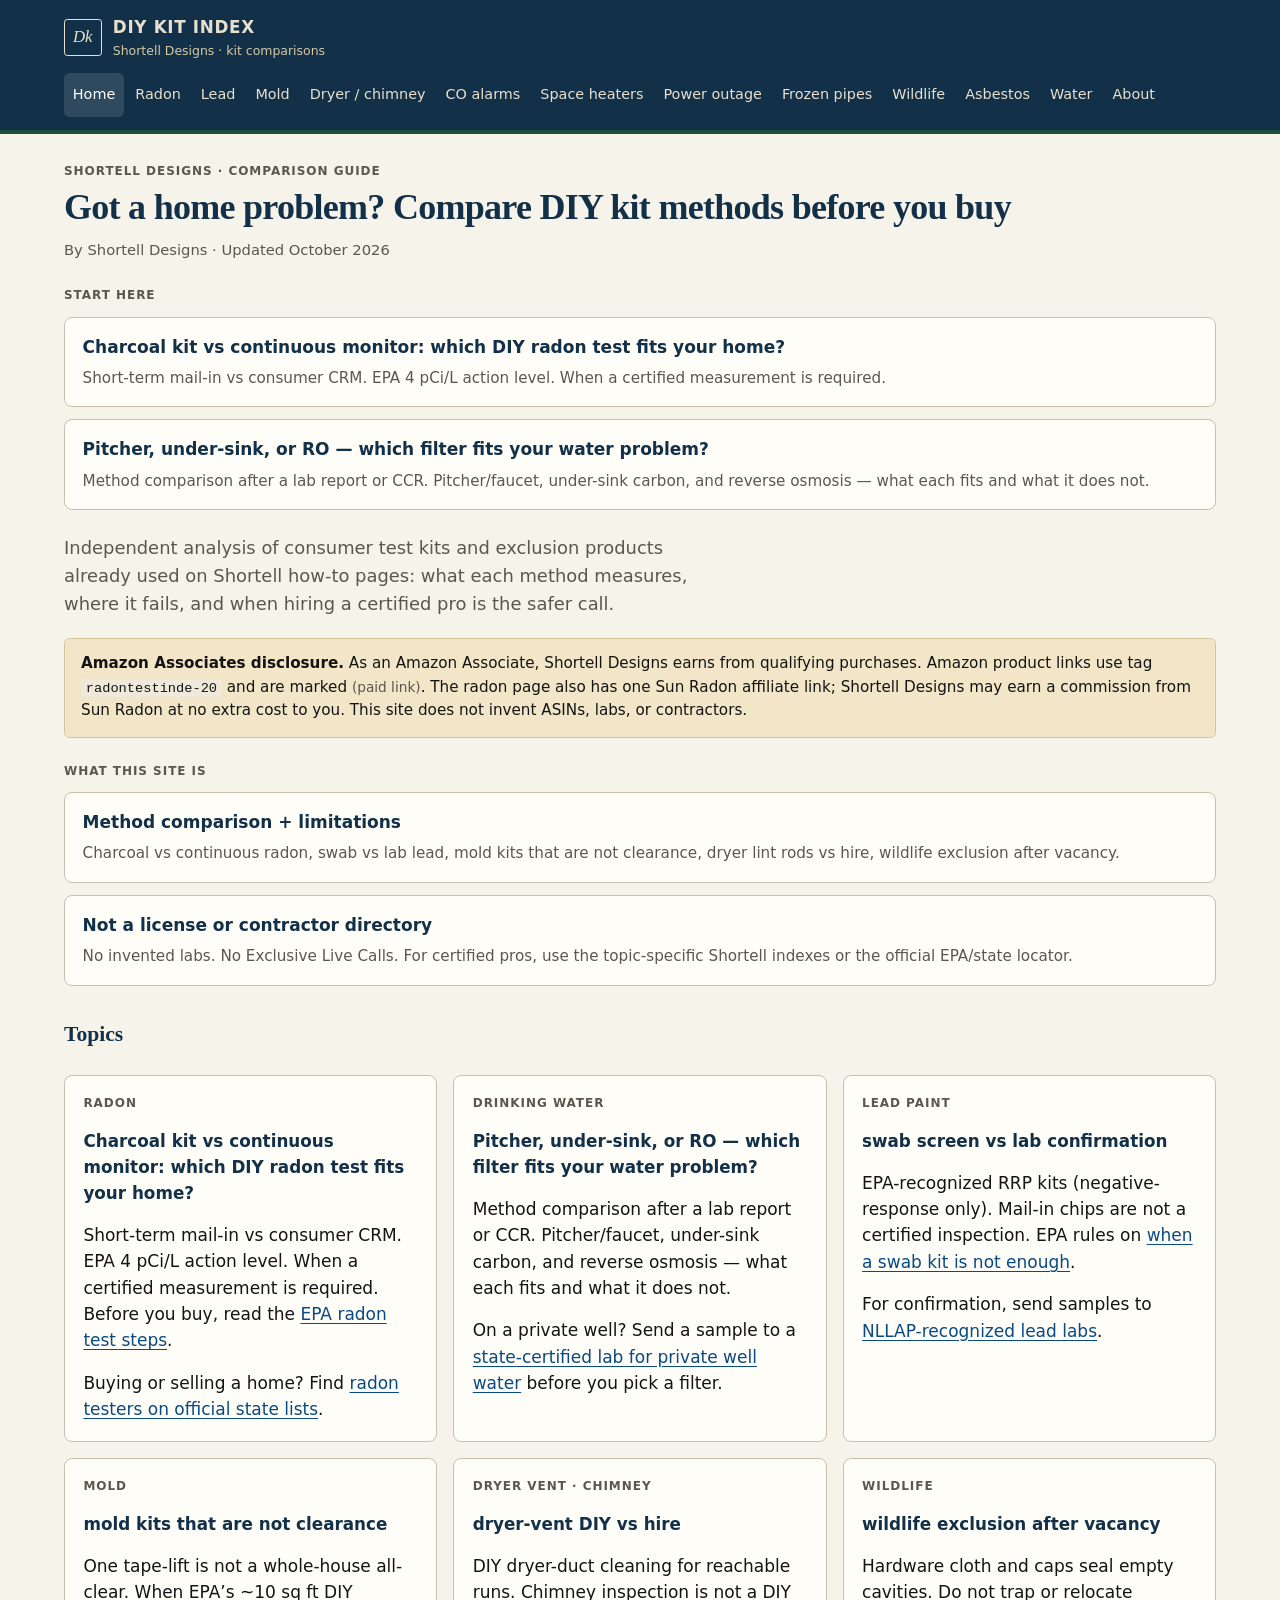
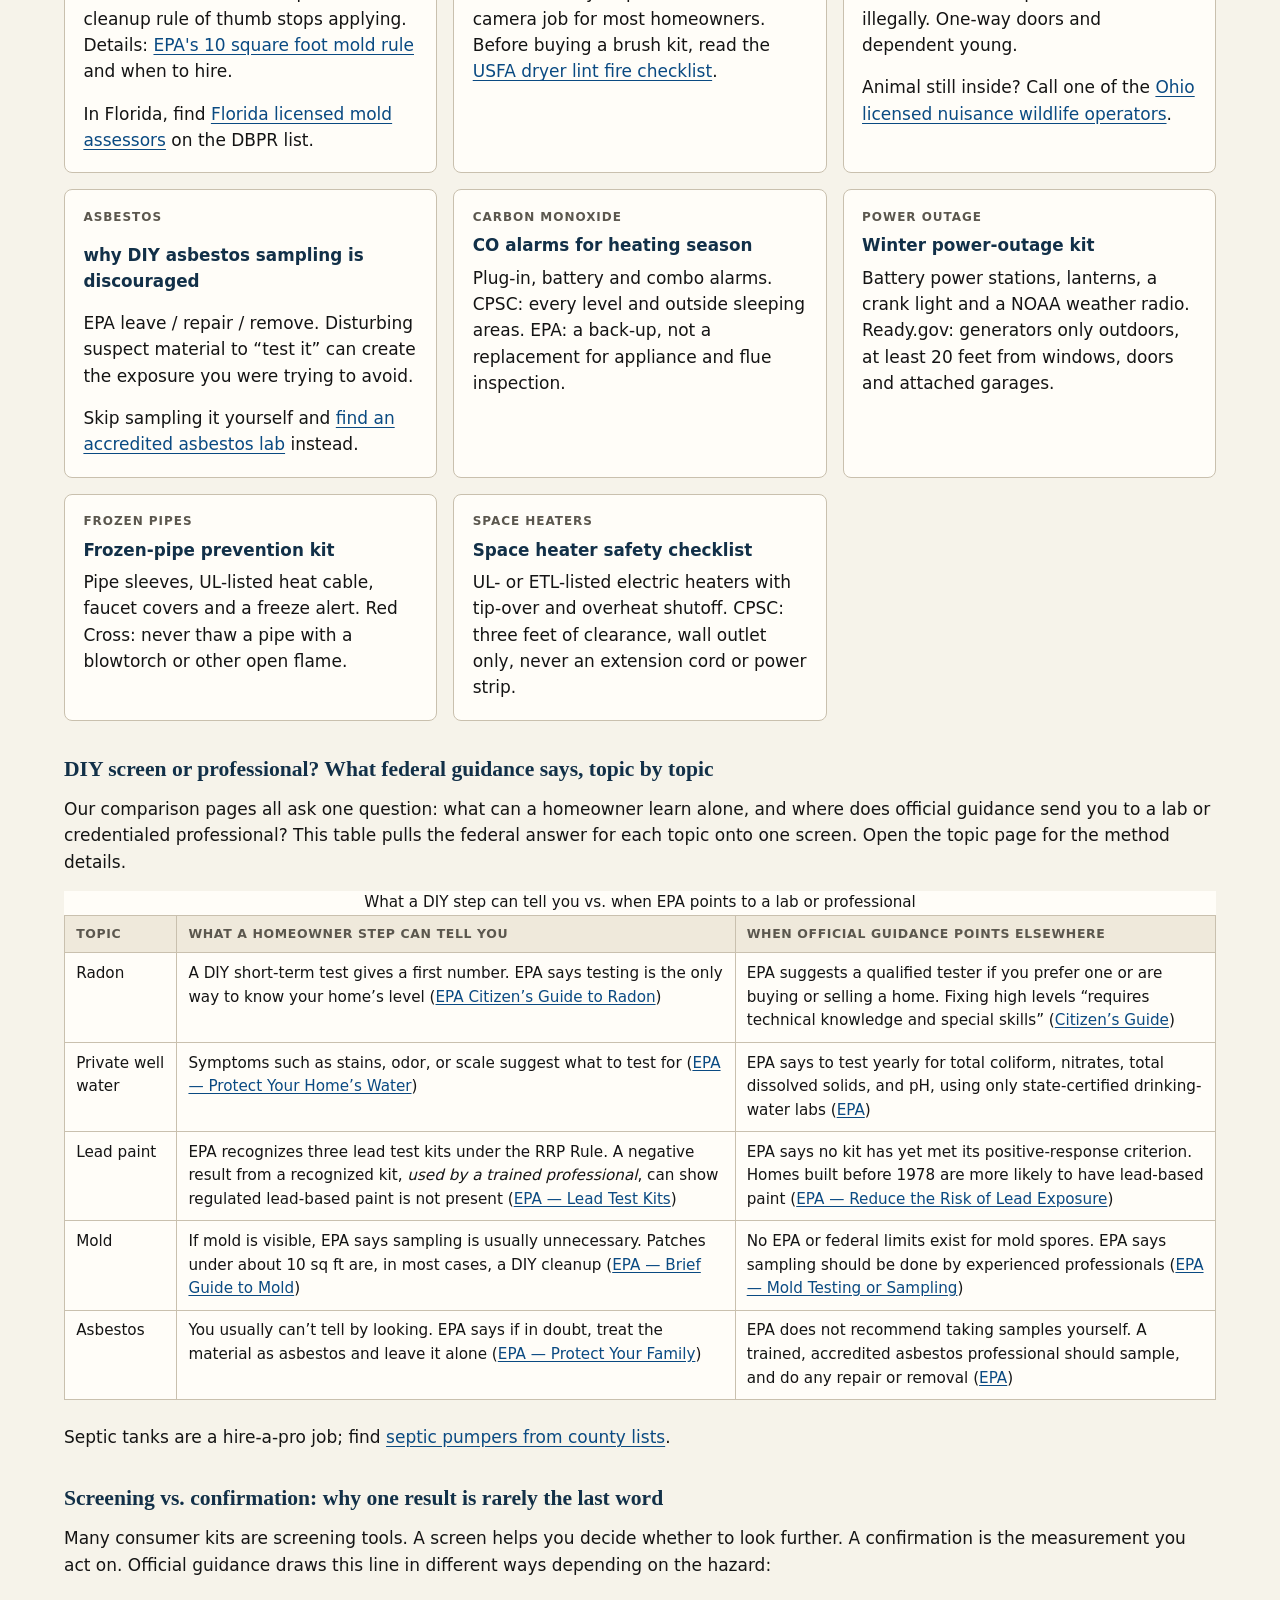
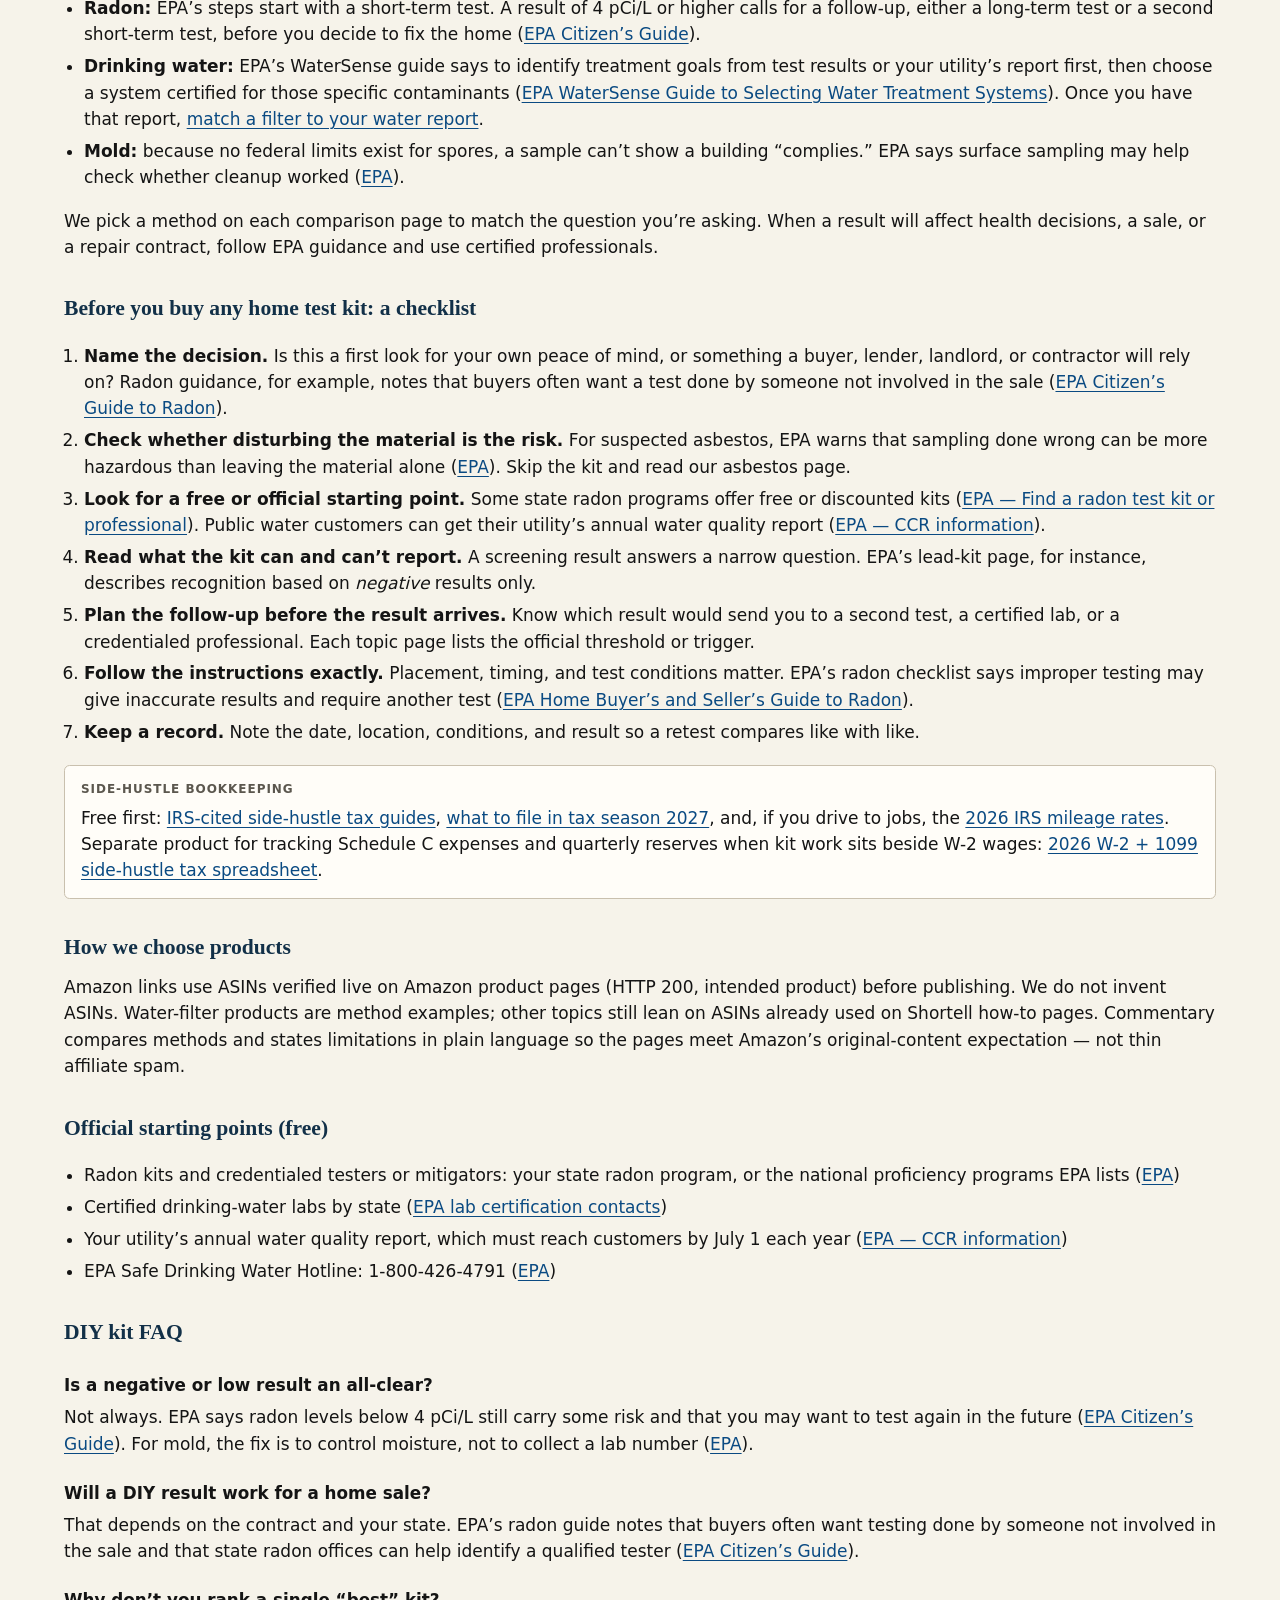
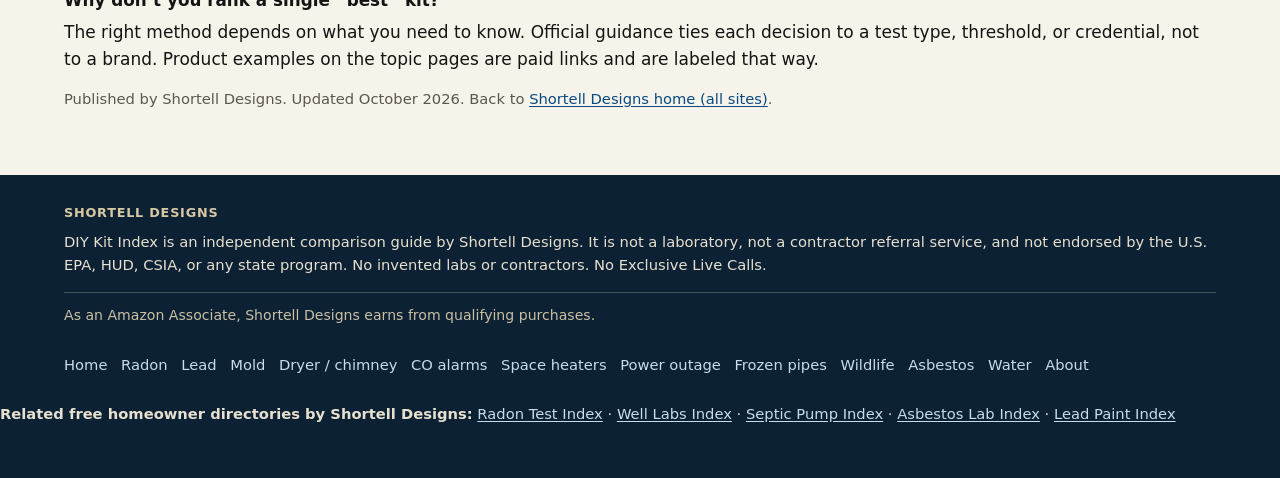
<file: index.html>
<!DOCTYPE html>
<html lang="en">
<head>
  <meta charset="utf-8">
  <meta name="viewport" content="width=device-width, initial-scale=1">
  <title>DIY Home Test Kits Compared — Pick the Right Method</title>
  <meta name="description" content="Problem first, kit second: compare radon, lead, mold, dryer-vent, wildlife exclusion, and water-filter methods before you buy. Amazon Associates. Not a contractor directory. Shortell Designs.">
  <link rel="stylesheet" href="css/style.css">
  <link rel="canonical" href="https://shortelldesigns.github.io/diy-kit-index/">
  <script type="application/ld+json">
{
  "@context": "https://schema.org",
  "@graph": [
    {
      "@type": "Organization",
      "@id": "https://shortelldesigns.github.io/#organization",
      "name": "Shortell Designs",
      "url": "https://shortelldesigns.github.io/",
      "email": "shortelldesigns@gmail.com",
      "description": "Independent DIY kit comparisons and tax tools for homeowners and W-2 + 1099 side hustles. Amazon Associates disclosures on product links."
    },
    {
      "@type": "WebSite",
      "@id": "https://shortelldesigns.github.io/diy-kit-index/#website",
      "url": "https://shortelldesigns.github.io/diy-kit-index/",
      "name": "DIY Kit Index",
      "description": "Problem-first DIY kit and method comparisons for radon, lead, mold, dryer vents, wildlife exclusion, and home water filters. Not a contractor directory.",
      "publisher": { "@id": "https://shortelldesigns.github.io/#organization" },
      "inLanguage": "en-US"
    },
    {
      "@type": "WebPage",
      "@id": "https://shortelldesigns.github.io/diy-kit-index/#webpage",
      "url": "https://shortelldesigns.github.io/diy-kit-index/",
      "name": "DIY Kit Index",
      "description": "Problem-first DIY kit and method comparisons for radon, lead, mold, dryer vents, wildlife exclusion, and home water filters. Not a contractor directory.",
      "isPartOf": { "@id": "https://shortelldesigns.github.io/diy-kit-index/#website" },
      "about": { "@id": "https://shortelldesigns.github.io/#organization" },
      "publisher": { "@id": "https://shortelldesigns.github.io/#organization" },
      "inLanguage": "en-US",
      "dateModified": "2026-10-05"
    }
  ]
}
  </script>
</head>
<body>
  <a class="skip" href="#main">Skip to content</a>
  <header class="site-header">
    <div class="header-inner">
      <a class="brand" href="index.html">
        <span class="brand-mark" aria-hidden="true">Dk</span>
        <span class="brand-text">
          <span class="brand-name">DIY Kit Index</span>
          <span class="brand-sub">Shortell Designs · kit comparisons</span>
        </span>
      </a>
            <nav aria-label="Primary">
        <a href="index.html" aria-current="page">Home</a>
        <a href="radon-test-kits.html">Radon</a>
        <a href="lead-paint-test-kits.html">Lead</a>
        <a href="mold-diy-kits.html">Mold</a>
        <a href="dryer-vent-chimney-diy.html">Dryer / chimney</a>
        <a href="carbon-monoxide-alarms.html">CO alarms</a>
        <a href="space-heater-safety.html">Space heaters</a>
        <a href="power-outage-kit.html">Power outage</a>
        <a href="frozen-pipe-kit.html">Frozen pipes</a>
        <a href="wildlife-exclusion.html">Wildlife</a>
        <a href="asbestos-diy.html">Asbestos</a>
        <a href="water-filter-methods.html">Water</a>
        <a href="about.html">About</a>
      </nav>
    </div>
  </header>
  <main id="main">
    <div class="wrap">
      <p class="kicker">Shortell Designs · comparison guide</p>
      <h1>Got a home problem? Compare DIY kit methods before you buy</h1>
      <p class="meta">By Shortell Designs · Updated October 2026</p>
<div class="paths">
        <p class="paths-label">Start here</p>
        <a class="path" href="radon-test-kits.html">
          <strong>Charcoal kit vs continuous monitor: which DIY radon test fits your home?</strong>
          <span>Short-term mail-in vs consumer CRM. EPA 4&nbsp;pCi/L action level. When a certified measurement is required.</span>
        </a>
        <a class="path" href="water-filter-methods.html">
          <strong>Pitcher, under-sink, or RO — which filter fits your water problem?</strong>
          <span>Method comparison after a lab report or CCR. Pitcher/faucet, under-sink carbon, and reverse osmosis — what each fits and what it does not.</span>
        </a>
      </div>

      <p class="lede">Independent analysis of consumer test kits and exclusion products already used on Shortell how-to pages: what each method measures, where it fails, and when hiring a certified pro is the safer call.</p>

            <div class="disclosure">
        <p><strong>Amazon Associates disclosure.</strong> As an Amazon Associate, Shortell Designs earns from qualifying purchases. Amazon product links use tag <code>radontestinde-20</code> and are marked <span class="paid">(paid link)</span>. The radon page also has one Sun Radon affiliate link; Shortell Designs may earn a commission from Sun Radon at no extra cost to you. This site does not invent ASINs, labs, or contractors.</p>
      </div>

      <div class="paths">
        <p class="paths-label">What this site is</p>
        <a class="path" href="about.html">
          <strong>Method comparison + limitations</strong>
          <span>Charcoal vs continuous radon, swab vs lab lead, mold kits that are not clearance, dryer lint rods vs hire, wildlife exclusion after vacancy.</span>
        </a>
        <a class="path" href="about.html#not-a-directory">
          <strong>Not a license or contractor directory</strong>
          <span>No invented labs. No Exclusive Live Calls. For certified pros, use the topic-specific Shortell indexes or the official EPA/state locator.</span>
        </a>
      </div>

      <h2>Topics</h2>
      <div class="grid topics">
        <div class="card">
          <p class="kicker">Radon</p>
          <h3><a href="radon-test-kits.html" style="color:inherit;text-decoration:none">Charcoal kit vs continuous monitor: which DIY radon test fits your home?</a></h3>
          <p>Short-term mail-in vs consumer CRM. EPA 4&nbsp;pCi/L action level. When a certified measurement is required. Before you buy, read the <a href="https://shortelldesigns.github.io/radon-test-index/how-to-test.html">EPA radon test steps</a>.</p>
          <p>Buying or selling a home? Find <a href="https://shortelldesigns.github.io/radon-test-index/">radon testers on official state lists</a>.</p>
        </div>
        <div class="card">
          <p class="kicker">Drinking water</p>
          <h3><a href="water-filter-methods.html" style="color:inherit;text-decoration:none">Pitcher, under-sink, or RO — which filter fits your water problem?</a></h3>
          <p>Method comparison after a lab report or CCR. Pitcher/faucet, under-sink carbon, and reverse osmosis — what each fits and what it does not.</p>
          <p>On a private well? Send a sample to a <a href="https://shortelldesigns.github.io/well-labs-index/">state-certified lab for private well water</a> before you pick a filter.</p>
        </div>
        <div class="card">
          <p class="kicker">Lead paint</p>
          <h3><a href="lead-paint-test-kits.html" style="color:inherit;text-decoration:none">swab screen vs lab confirmation</a></h3>
          <p>EPA-recognized RRP kits (negative-response only). Mail-in chips are not a certified inspection. EPA rules on <a href="https://shortelldesigns.github.io/lead-paint-index/how-to.html">when a swab kit is not enough</a>.</p>
          <p>For confirmation, send samples to <a href="https://shortelldesigns.github.io/lead-paint-index/labs.html">NLLAP-recognized lead labs</a>.</p>
        </div>
        <div class="card">
          <p class="kicker">Mold</p>
          <h3><a href="mold-diy-kits.html" style="color:inherit;text-decoration:none">mold kits that are not clearance</a></h3>
          <p>One tape-lift is not a whole-house all-clear. When EPA’s ~10&nbsp;sq&nbsp;ft DIY cleanup rule of thumb stops applying. Details: <a href="https://shortelldesigns.github.io/mold-assessor-index/how-to.html">EPA's 10 square foot mold rule</a> and when to hire.</p>
          <p>In Florida, find <a href="https://shortelldesigns.github.io/mold-assessor-index/florida.html">Florida licensed mold assessors</a> on the DBPR list.</p>
        </div>
        <div class="card">
          <p class="kicker">Dryer vent · chimney</p>
          <h3><a href="dryer-vent-chimney-diy.html" style="color:inherit;text-decoration:none">dryer-vent DIY vs hire</a></h3>
          <p>DIY dryer-duct cleaning for reachable runs. Chimney inspection is not a DIY camera job for most homeowners. Before buying a brush kit, read the <a href="https://shortelldesigns.github.io/chimney-sweep-index/dryer-vent.html">USFA dryer lint fire checklist</a>.</p>
        </div>
        <div class="card">
          <p class="kicker">Wildlife</p>
          <h3><a href="wildlife-exclusion.html" style="color:inherit;text-decoration:none">wildlife exclusion after vacancy</a></h3>
          <p>Hardware cloth and caps seal empty cavities. Do not trap or relocate illegally. One-way doors and dependent young.</p>
          <p>Animal still inside? Call one of the <a href="https://shortelldesigns.github.io/wildlife-control-index/oh.html">Ohio licensed nuisance wildlife operators</a>.</p>
        </div>
        <div class="card">
          <p class="kicker">Asbestos</p>
          <h3><a href="asbestos-diy.html" style="color:inherit;text-decoration:none">why DIY asbestos sampling is discouraged</a></h3>
          <p>EPA leave / repair / remove. Disturbing suspect material to “test it” can create the exposure you were trying to avoid.</p>
          <p>Skip sampling it yourself and <a href="https://shortelldesigns.github.io/asbestos-lab-index/">find an accredited asbestos lab</a> instead.</p>
        </div>
        <a class="card" href="carbon-monoxide-alarms.html"><p class="kicker">Carbon monoxide</p><h3>CO alarms for heating season</h3><p>Plug-in, battery and combo alarms. CPSC: every level and outside sleeping areas. EPA: a back-up, not a replacement for appliance and flue inspection.</p></a>
        <a class="card" href="power-outage-kit.html"><p class="kicker">Power outage</p><h3>Winter power-outage kit</h3><p>Battery power stations, lanterns, a crank light and a NOAA weather radio. Ready.gov: generators only outdoors, at least 20 feet from windows, doors and attached garages.</p></a>
        <a class="card" href="frozen-pipe-kit.html"><p class="kicker">Frozen pipes</p><h3>Frozen-pipe prevention kit</h3><p>Pipe sleeves, UL-listed heat cable, faucet covers and a freeze alert. Red Cross: never thaw a pipe with a blowtorch or other open flame.</p></a>
        <a class="card" href="space-heater-safety.html"><p class="kicker">Space heaters</p><h3>Space heater safety checklist</h3><p>UL- or ETL-listed electric heaters with tip-over and overheat shutoff. CPSC: three feet of clearance, wall outlet only, never an extension cord or power strip.</p></a>
      </div>

      <section id="screen-or-pro" aria-labelledby="screen-or-pro-h">
        <h2 id="screen-or-pro-h">DIY screen or professional? What federal guidance says, topic by topic</h2>
        <p>Our comparison pages all ask one question: what can a homeowner learn alone, and where does official guidance send you to a lab or credentialed professional? This table pulls the federal answer for each topic onto one screen. Open the topic page for the method details.</p>
        <div class="table-wrap">
        <table class="compare">
          <caption>What a DIY step can tell you vs. when EPA points to a lab or professional</caption>
          <thead>
            <tr><th scope="col">Topic</th><th scope="col">What a homeowner step can tell you</th><th scope="col">When official guidance points elsewhere</th></tr>
          </thead>
          <tbody>
            <tr><td>Radon</td><td>A DIY short-term test gives a first number. EPA says testing is the only way to know your home’s level (<a href="https://www.epa.gov/sites/default/files/2016-12/documents/2016_a_citizens_guide_to_radon.pdf">EPA Citizen’s Guide to Radon</a>)</td><td>EPA suggests a qualified tester if you prefer one or are buying or selling a home. Fixing high levels “requires technical knowledge and special skills” (<a href="https://www.epa.gov/sites/default/files/2016-12/documents/2016_a_citizens_guide_to_radon.pdf">Citizen’s Guide</a>)</td></tr>
            <tr><td>Private well water</td><td>Symptoms such as stains, odor, or scale suggest what to test for (<a href="https://www.epa.gov/privatewells/protect-your-homes-water">EPA — Protect Your Home’s Water</a>)</td><td>EPA says to test yearly for total coliform, nitrates, total dissolved solids, and pH, using only state-certified drinking-water labs (<a href="https://www.epa.gov/privatewells/protect-your-homes-water">EPA</a>)</td></tr>
            <tr><td>Lead paint</td><td>EPA recognizes three lead test kits under the RRP Rule. A negative result from a recognized kit, <em>used by a trained professional</em>, can show regulated lead-based paint is not present (<a href="https://www.epa.gov/lead/lead-test-kits">EPA — Lead Test Kits</a>)</td><td>EPA says no kit has yet met its positive-response criterion. Homes built before 1978 are more likely to have lead-based paint (<a href="https://www.epa.gov/lead/reduce-risk-lead-exposure-home">EPA — Reduce the Risk of Lead Exposure</a>)</td></tr>
            <tr><td>Mold</td><td>If mold is visible, EPA says sampling is usually unnecessary. Patches under about 10 sq ft are, in most cases, a DIY cleanup (<a href="https://www.epa.gov/mold/brief-guide-mold-moisture-and-your-home">EPA — Brief Guide to Mold</a>)</td><td>No EPA or federal limits exist for mold spores. EPA says sampling should be done by experienced professionals (<a href="https://www.epa.gov/mold/mold-testing-or-sampling">EPA — Mold Testing or Sampling</a>)</td></tr>
            <tr><td>Asbestos</td><td>You usually can’t tell by looking. EPA says if in doubt, treat the material as asbestos and leave it alone (<a href="https://www.epa.gov/asbestos/protect-your-family-exposures-asbestos">EPA — Protect Your Family</a>)</td><td>EPA does not recommend taking samples yourself. A trained, accredited asbestos professional should sample, and do any repair or removal (<a href="https://www.epa.gov/asbestos/protect-your-family-exposures-asbestos">EPA</a>)</td></tr>
          </tbody>
        </table>
        </div>
        <p>Septic tanks are a hire-a-pro job; find <a href="https://shortelldesigns.github.io/septic-pump-index/">septic pumpers from county lists</a>.</p>
      </section>

      <section id="screen-vs-confirm" aria-labelledby="screen-vs-confirm-h">
        <h2 id="screen-vs-confirm-h">Screening vs. confirmation: why one result is rarely the last word</h2>
        <p>Many consumer kits are screening tools. A screen helps you decide whether to look further. A confirmation is the measurement you act on. Official guidance draws this line in different ways depending on the hazard:</p>
        <ul>
          <li><strong>Radon:</strong> EPA’s steps start with a short-term test. A result of 4 pCi/L or higher calls for a follow-up, either a long-term test or a second short-term test, before you decide to fix the home (<a href="https://www.epa.gov/sites/default/files/2016-12/documents/2016_a_citizens_guide_to_radon.pdf">EPA Citizen’s Guide</a>).</li>
          <li><strong>Drinking water:</strong> EPA’s WaterSense guide says to identify treatment goals from test results or your utility’s report first, then choose a system certified for those specific contaminants (<a href="https://www.epa.gov/system/files/documents/2025-01/ws-products-home-water-treatment-guide_v2_508.pdf">EPA WaterSense Guide to Selecting Water Treatment Systems</a>). Once you have that report, <a href="water-filter-methods.html">match a filter to your water report</a>.</li>
          <li><strong>Mold:</strong> because no federal limits exist for spores, a sample can’t show a building “complies.” EPA says surface sampling may help check whether cleanup worked (<a href="https://www.epa.gov/mold/mold-testing-or-sampling">EPA</a>).</li>
        </ul>
        <p>We pick a method on each comparison page to match the question you’re asking. When a result will affect health decisions, a sale, or a repair contract, follow EPA guidance and use certified professionals.</p>
      </section>

      <section id="before-you-buy" aria-labelledby="before-you-buy-h">
        <h2 id="before-you-buy-h">Before you buy any home test kit: a checklist</h2>
        <ol>
          <li><strong>Name the decision.</strong> Is this a first look for your own peace of mind, or something a buyer, lender, landlord, or contractor will rely on? Radon guidance, for example, notes that buyers often want a test done by someone not involved in the sale (<a href="https://www.epa.gov/sites/default/files/2016-12/documents/2016_a_citizens_guide_to_radon.pdf">EPA Citizen’s Guide to Radon</a>).</li>
          <li><strong>Check whether disturbing the material is the risk.</strong> For suspected asbestos, EPA warns that sampling done wrong can be more hazardous than leaving the material alone (<a href="https://www.epa.gov/asbestos/protect-your-family-exposures-asbestos">EPA</a>). Skip the kit and read our asbestos page.</li>
          <li><strong>Look for a free or official starting point.</strong> Some state radon programs offer free or discounted kits (<a href="https://www.epa.gov/radon/find-radon-test-kit-or-measurement-and-mitigation-professional">EPA — Find a radon test kit or professional</a>). Public water customers can get their utility’s annual water quality report (<a href="https://www.epa.gov/ccr/ccr-information-consumers">EPA — CCR information</a>).</li>
          <li><strong>Read what the kit can and can’t report.</strong> A screening result answers a narrow question. EPA’s lead-kit page, for instance, describes recognition based on <em>negative</em> results only.</li>
          <li><strong>Plan the follow-up before the result arrives.</strong> Know which result would send you to a second test, a certified lab, or a credentialed professional. Each topic page lists the official threshold or trigger.</li>
          <li><strong>Follow the instructions exactly.</strong> Placement, timing, and test conditions matter. EPA’s radon checklist says improper testing may give inaccurate results and require another test (<a href="https://www.epa.gov/sites/default/files/2015-05/documents/hmbuygud.pdf">EPA Home Buyer’s and Seller’s Guide to Radon</a>).</li>
          <li><strong>Keep a record.</strong> Note the date, location, conditions, and result so a retest compares like with like.</li>
        </ol>
      </section>

      <div class="bridge-tax">
        <p class="kicker">Side-hustle bookkeeping</p>
        <p>Free first: <a href="https://shortelldesigns.github.io/tax-kit-2026/">IRS-cited side-hustle tax guides</a>, <a href="https://shortelldesigns.github.io/tax-kit-2026/tax-season-2027.html">what to file in tax season 2027</a>, and, if you drive to jobs, the <a href="https://shortelldesigns.github.io/tax-kit-2026/mileage-rates-2026.html">2026 IRS mileage rates</a>. Separate product for tracking Schedule C expenses and quarterly reserves when kit work sits beside W-2 wages: <a href="https://shortelldesigns.github.io/tax-kit-2026/">2026 W-2 + 1099 side-hustle tax spreadsheet</a>.</p>
      </div>

      <h2>How we choose products</h2>
      <p>Amazon links use ASINs verified live on Amazon product pages (HTTP 200, intended product) before publishing. We do not invent ASINs. Water-filter products are method examples; other topics still lean on ASINs already used on Shortell how-to pages. Commentary compares methods and states limitations in plain language so the pages meet Amazon’s original-content expectation — not thin affiliate spam.</p>
      <section id="official-starting-points" aria-labelledby="official-starting-points-h">
        <h2 id="official-starting-points-h">Official starting points (free)</h2>
        <ul>
          <li>Radon kits and credentialed testers or mitigators: your state radon program, or the national proficiency programs EPA lists (<a href="https://www.epa.gov/radon/find-radon-test-kit-or-measurement-and-mitigation-professional">EPA</a>)</li>
          <li>Certified drinking-water labs by state (<a href="https://www.epa.gov/dwlabcert/contact-information-certification-programs-and-certified-laboratories-drinking-water">EPA lab certification contacts</a>)</li>
          <li>Your utility’s annual water quality report, which must reach customers by July 1 each year (<a href="https://www.epa.gov/ccr/ccr-information-consumers">EPA — CCR information</a>)</li>
          <li>EPA Safe Drinking Water Hotline: 1-800-426-4791 (<a href="https://www.epa.gov/ccr/ccr-information-consumers">EPA</a>)</li>
        </ul>
      </section>

      <section id="kit-index-faq" aria-labelledby="kit-index-faq-h">
        <h2 id="kit-index-faq-h">DIY kit FAQ</h2>
        <h3>Is a negative or low result an all-clear?</h3>
        <p>Not always. EPA says radon levels below 4 pCi/L still carry some risk and that you may want to test again in the future (<a href="https://www.epa.gov/sites/default/files/2016-12/documents/2016_a_citizens_guide_to_radon.pdf">EPA Citizen’s Guide</a>). For mold, the fix is to control moisture, not to collect a lab number (<a href="https://www.epa.gov/mold/brief-guide-mold-moisture-and-your-home">EPA</a>).</p>
        <h3>Will a DIY result work for a home sale?</h3>
        <p>That depends on the contract and your state. EPA’s radon guide notes that buyers often want testing done by someone not involved in the sale and that state radon offices can help identify a qualified tester (<a href="https://www.epa.gov/sites/default/files/2016-12/documents/2016_a_citizens_guide_to_radon.pdf">EPA Citizen’s Guide</a>).</p>
        <h3>Why don’t you rank a single “best” kit?</h3>
        <p>The right method depends on what you need to know. Official guidance ties each decision to a test type, threshold, or credential, not to a brand. Product examples on the topic pages are paid links and are labeled that way.</p>
      </section>

      <p class="meta">Published by Shortell Designs. Updated October 2026. Back to <a href="https://shortelldesigns.github.io/">Shortell Designs home (all sites)</a>.</p>
    </div>
  </main>
  <footer class="site-footer">
    <div class="wrap">
      <p class="byline">Shortell Designs</p>
      <p>DIY Kit Index is an independent comparison guide by Shortell Designs. It is not a laboratory, not a contractor referral service, and not endorsed by the U.S. EPA, HUD, CSIA, or any state program. No invented labs or contractors. No Exclusive Live Calls.</p>
      <p class="assoc">As an Amazon Associate, Shortell Designs earns from qualifying purchases.</p>
            <p class="foot-nav">
        <a href="index.html">Home</a>
        <a href="radon-test-kits.html">Radon</a>
        <a href="lead-paint-test-kits.html">Lead</a>
        <a href="mold-diy-kits.html">Mold</a>
        <a href="dryer-vent-chimney-diy.html">Dryer / chimney</a>
        <a href="carbon-monoxide-alarms.html">CO alarms</a>
        <a href="space-heater-safety.html">Space heaters</a>
        <a href="power-outage-kit.html">Power outage</a>
        <a href="frozen-pipe-kit.html">Frozen pipes</a>
        <a href="wildlife-exclusion.html">Wildlife</a>
        <a href="asbestos-diy.html">Asbestos</a>
        <a href="water-filter-methods.html">Water</a>
        <a href="about.html">About</a>
      </p>
    </div>
  <p class="related-sites"><strong>Related free homeowner directories by Shortell Designs:</strong> <a href="https://shortelldesigns.github.io/radon-test-index/">Radon Test Index</a> · <a href="https://shortelldesigns.github.io/well-labs-index/">Well Labs Index</a> · <a href="https://shortelldesigns.github.io/septic-pump-index/">Septic Pump Index</a> · <a href="https://shortelldesigns.github.io/asbestos-lab-index/">Asbestos Lab Index</a> · <a href="https://shortelldesigns.github.io/lead-paint-index/">Lead Paint Index</a></p>
</footer>
</body>
</html>
</file>
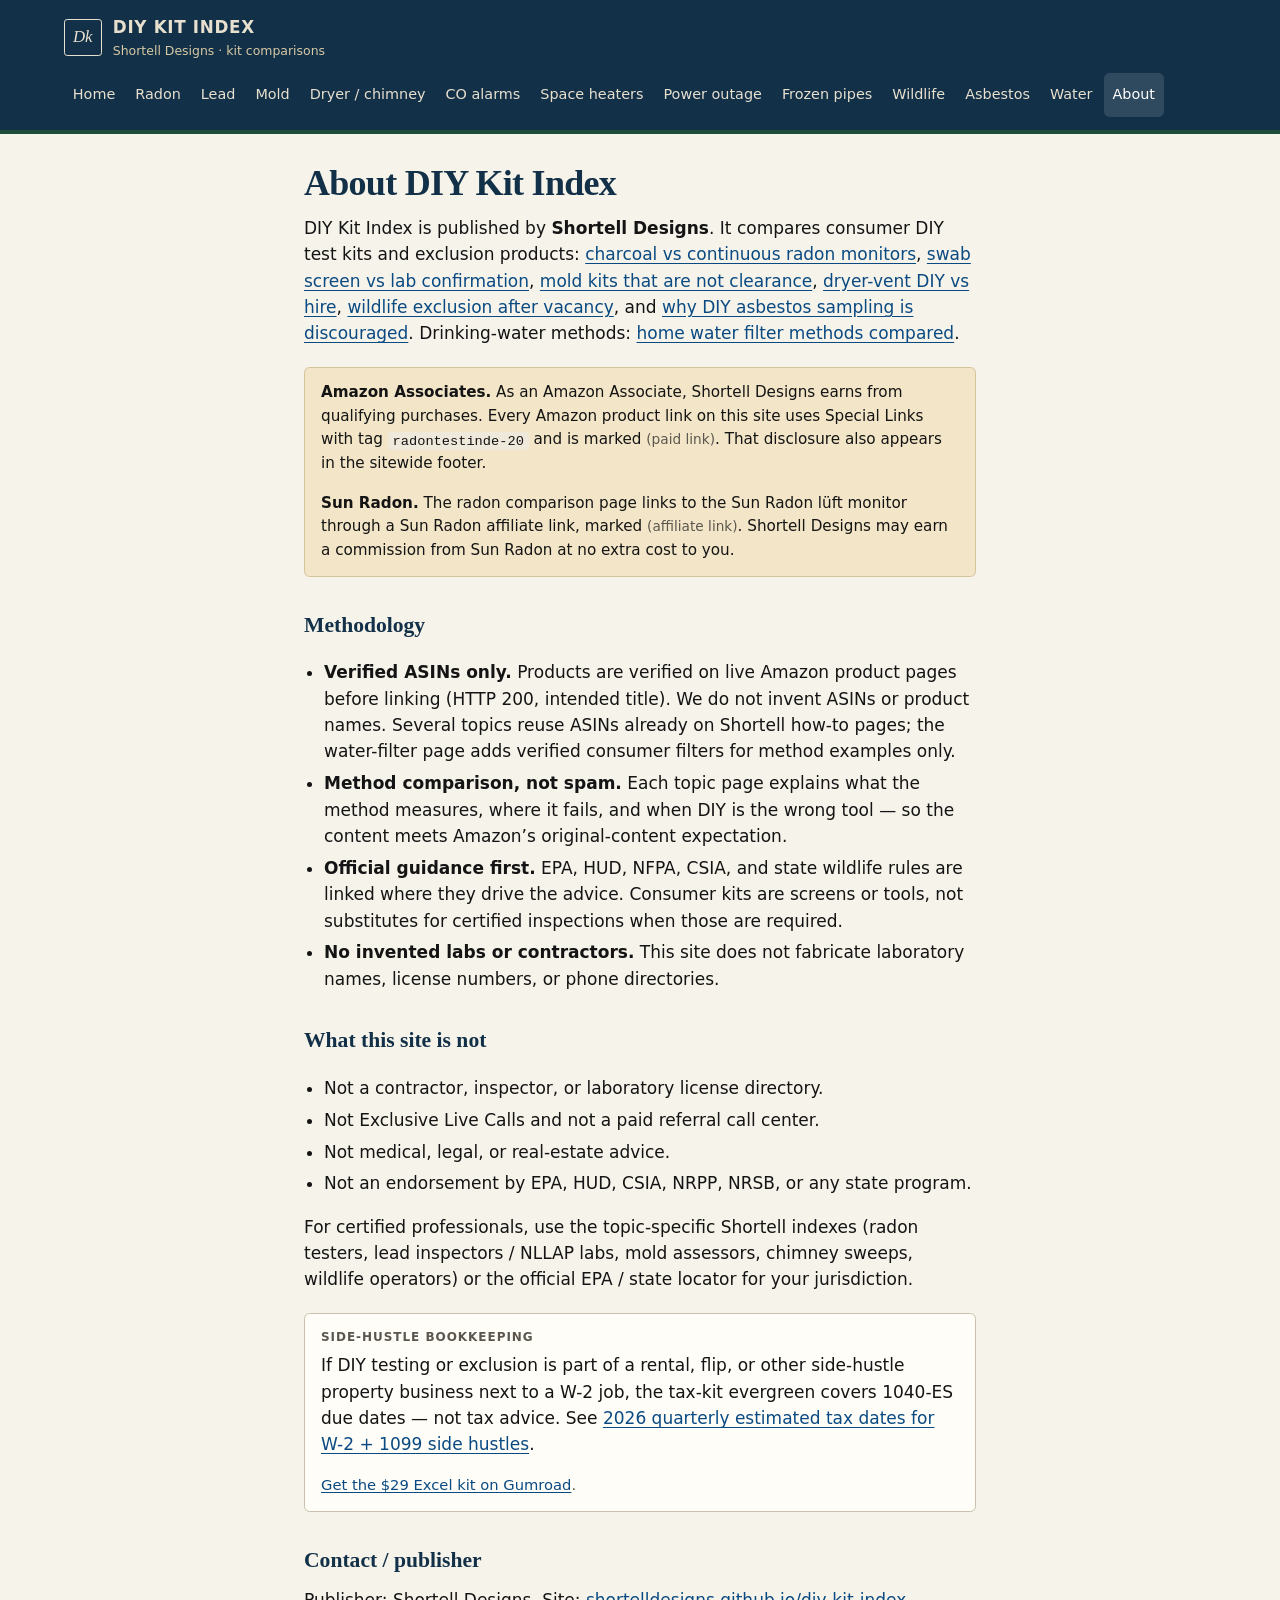
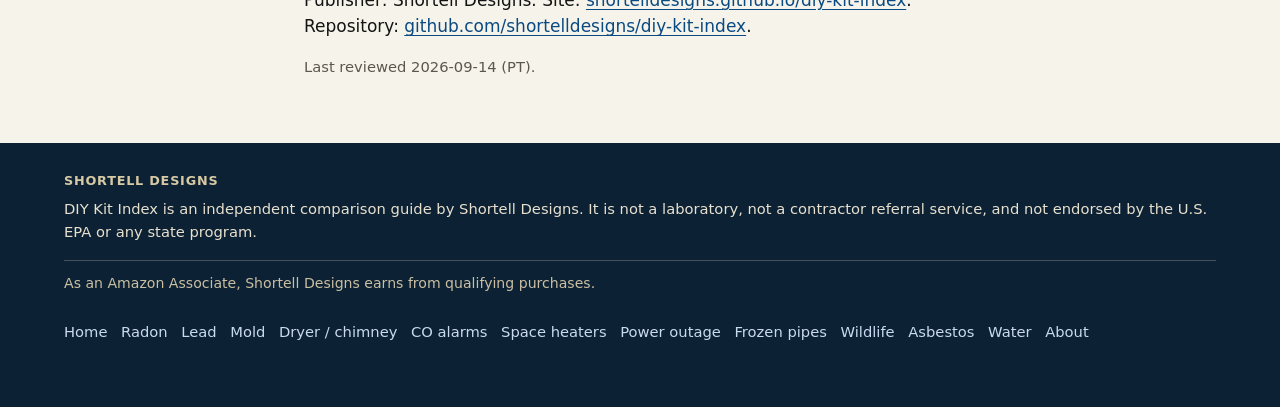
<file: about.html>
<!DOCTYPE html>
<html lang="en">
<head>
  <meta charset="utf-8">
  <meta name="viewport" content="width=device-width, initial-scale=1">
  <title>About DIY Kit Index | Shortell Designs</title>
  <meta name="description" content="Shortell Designs compares consumer DIY kits and exclusion products with EPA-linked limitations. Verified ASINs only. Not a license directory. Amazon Associates disclosure.">
  <link rel="stylesheet" href="css/style.css">
  <meta name="robots" content="noindex,follow">
  <link rel="canonical" href="https://shortelldesigns.github.io/diy-kit-index/about.html">
</head>
<body>
  <a class="skip" href="#main">Skip to content</a>
  <header class="site-header">
    <div class="header-inner">
      <a class="brand" href="index.html">
        <span class="brand-mark" aria-hidden="true">Dk</span>
        <span class="brand-text">
          <span class="brand-name">DIY Kit Index</span>
          <span class="brand-sub">Shortell Designs · kit comparisons</span>
        </span>
      </a>
            <nav aria-label="Primary">
        <a href="index.html">Home</a>
        <a href="radon-test-kits.html">Radon</a>
        <a href="lead-paint-test-kits.html">Lead</a>
        <a href="mold-diy-kits.html">Mold</a>
        <a href="dryer-vent-chimney-diy.html">Dryer / chimney</a>
        <a href="carbon-monoxide-alarms.html">CO alarms</a>
        <a href="space-heater-safety.html">Space heaters</a>
        <a href="power-outage-kit.html">Power outage</a>
        <a href="frozen-pipe-kit.html">Frozen pipes</a>
        <a href="wildlife-exclusion.html">Wildlife</a>
        <a href="asbestos-diy.html">Asbestos</a>
        <a href="water-filter-methods.html">Water</a>
        <a href="about.html" aria-current="page">About</a>
      </nav>
    </div>
  </header>
  <main id="main">
    <article class="wrap-prose prose">
      <h1>About DIY Kit Index</h1>
      <p>DIY Kit Index is published by <strong>Shortell Designs</strong>. It compares consumer DIY test kits and exclusion products: <a href="radon-test-kits.html">charcoal vs continuous radon monitors</a>, <a href="lead-paint-test-kits.html">swab screen vs lab confirmation</a>, <a href="mold-diy-kits.html">mold kits that are not clearance</a>, <a href="dryer-vent-chimney-diy.html">dryer-vent DIY vs hire</a>, <a href="wildlife-exclusion.html">wildlife exclusion after vacancy</a>, and <a href="asbestos-diy.html">why DIY asbestos sampling is discouraged</a>. Drinking-water methods: <a href="water-filter-methods.html">home water filter methods compared</a>.</p>

      <div class="disclosure">
        <p><strong>Amazon Associates.</strong> As an Amazon Associate, Shortell Designs earns from qualifying purchases. Every Amazon product link on this site uses Special Links with tag <code>radontestinde-20</code> and is marked <span class="paid">(paid link)</span>. That disclosure also appears in the sitewide footer.</p>
        <p><strong>Sun Radon.</strong> The radon comparison page links to the Sun Radon lüft monitor through a Sun Radon affiliate link, marked <span class="paid">(affiliate link)</span>. Shortell Designs may earn a commission from Sun Radon at no extra cost to you.</p>
      </div>

      <h2>Methodology</h2>
      <ul>
        <li><strong>Verified ASINs only.</strong> Products are verified on live Amazon product pages before linking (HTTP 200, intended title). We do not invent ASINs or product names. Several topics reuse ASINs already on Shortell how-to pages; the water-filter page adds verified consumer filters for method examples only.</li>
        <li><strong>Method comparison, not spam.</strong> Each topic page explains what the method measures, where it fails, and when DIY is the wrong tool — so the content meets Amazon’s original-content expectation.</li>
        <li><strong>Official guidance first.</strong> EPA, HUD, NFPA, CSIA, and state wildlife rules are linked where they drive the advice. Consumer kits are screens or tools, not substitutes for certified inspections when those are required.</li>
        <li><strong>No invented labs or contractors.</strong> This site does not fabricate laboratory names, license numbers, or phone directories.</li>
      </ul>

      <h2 id="not-a-directory">What this site is not</h2>
      <ul>
        <li>Not a contractor, inspector, or laboratory license directory.</li>
        <li>Not Exclusive Live Calls and not a paid referral call center.</li>
        <li>Not medical, legal, or real-estate advice.</li>
        <li>Not an endorsement by EPA, HUD, CSIA, NRPP, NRSB, or any state program.</li>
      </ul>
      <p>For certified professionals, use the topic-specific Shortell indexes (radon testers, lead inspectors / NLLAP labs, mold assessors, chimney sweeps, wildlife operators) or the official EPA / state locator for your jurisdiction.</p>


      <div class="bridge-tax">
        <p class="kicker">Side-hustle bookkeeping</p>
        <p>If DIY testing or exclusion is part of a rental, flip, or other side-hustle property business next to a W-2 job, the tax-kit evergreen covers 1040-ES due dates — not tax advice. See <a href="https://shortelldesigns.github.io/tax-kit-2026/estimated-tax-2026.html">2026 quarterly estimated tax dates for W-2 + 1099 side hustles</a>.</p>
        <p class="meta"><a href="https://shortelldesigns.gumroad.com/l/jhwrco?utm_source=diykit&amp;utm_medium=seo&amp;utm_campaign=about-tax-bridge">Get the $29 Excel kit on Gumroad</a>.</p>
      </div>

      <h2>Contact / publisher</h2>
      <p>Publisher: Shortell Designs. Site: <a href="https://shortelldesigns.github.io/diy-kit-index/">shortelldesigns.github.io/diy-kit-index</a>. Repository: <a href="https://github.com/shortelldesigns/diy-kit-index">github.com/shortelldesigns/diy-kit-index</a>.</p>
      <p class="meta">Last reviewed 2026-09-14 (PT).</p>
    </article>
  </main>
  <footer class="site-footer">
    <div class="wrap">
      <p class="byline">Shortell Designs</p>
      <p>DIY Kit Index is an independent comparison guide by Shortell Designs. It is not a laboratory, not a contractor referral service, and not endorsed by the U.S. EPA or any state program.</p>
      <p class="assoc">As an Amazon Associate, Shortell Designs earns from qualifying purchases.</p>
            <p class="foot-nav">
        <a href="index.html">Home</a>
        <a href="radon-test-kits.html">Radon</a>
        <a href="lead-paint-test-kits.html">Lead</a>
        <a href="mold-diy-kits.html">Mold</a>
        <a href="dryer-vent-chimney-diy.html">Dryer / chimney</a>
        <a href="carbon-monoxide-alarms.html">CO alarms</a>
        <a href="space-heater-safety.html">Space heaters</a>
        <a href="power-outage-kit.html">Power outage</a>
        <a href="frozen-pipe-kit.html">Frozen pipes</a>
        <a href="wildlife-exclusion.html">Wildlife</a>
        <a href="asbestos-diy.html">Asbestos</a>
        <a href="water-filter-methods.html">Water</a>
        <a href="about.html">About</a>
      </p>
    </div>
  </footer>
</body>
</html>
</file>
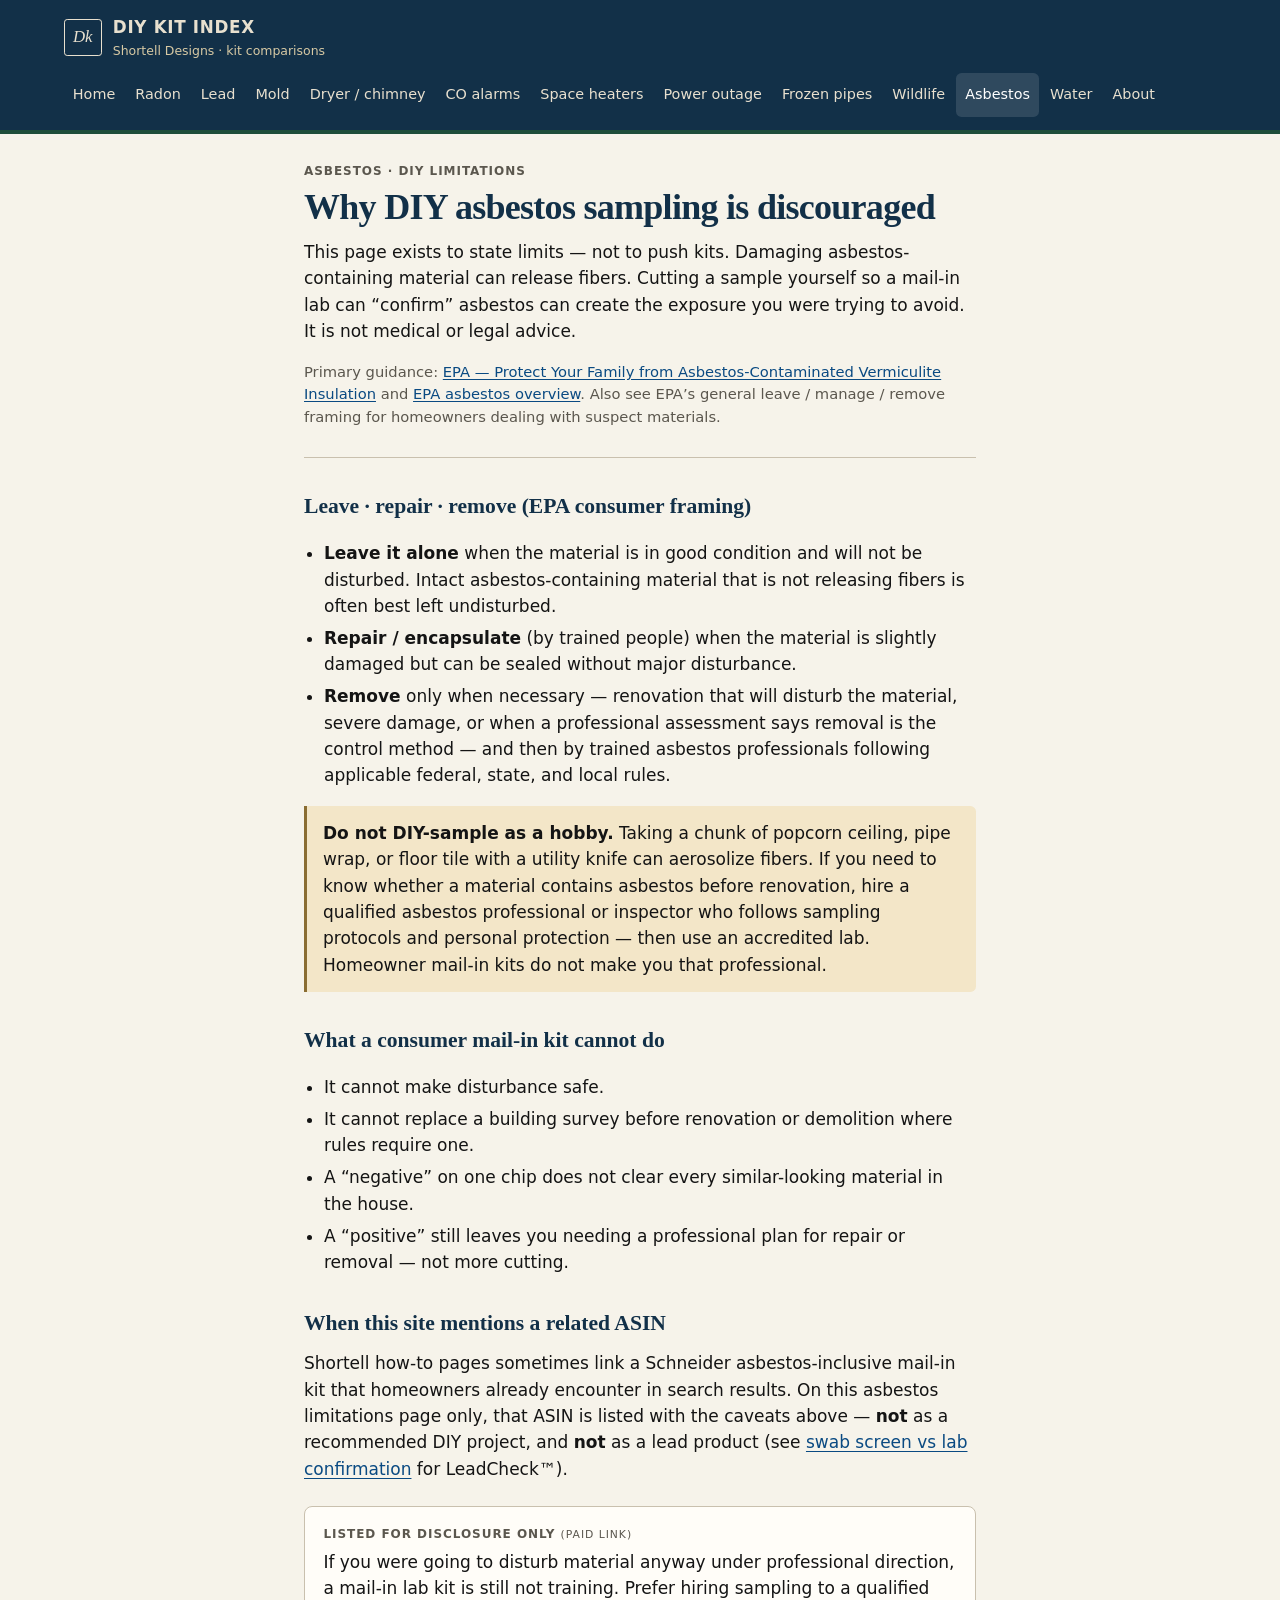
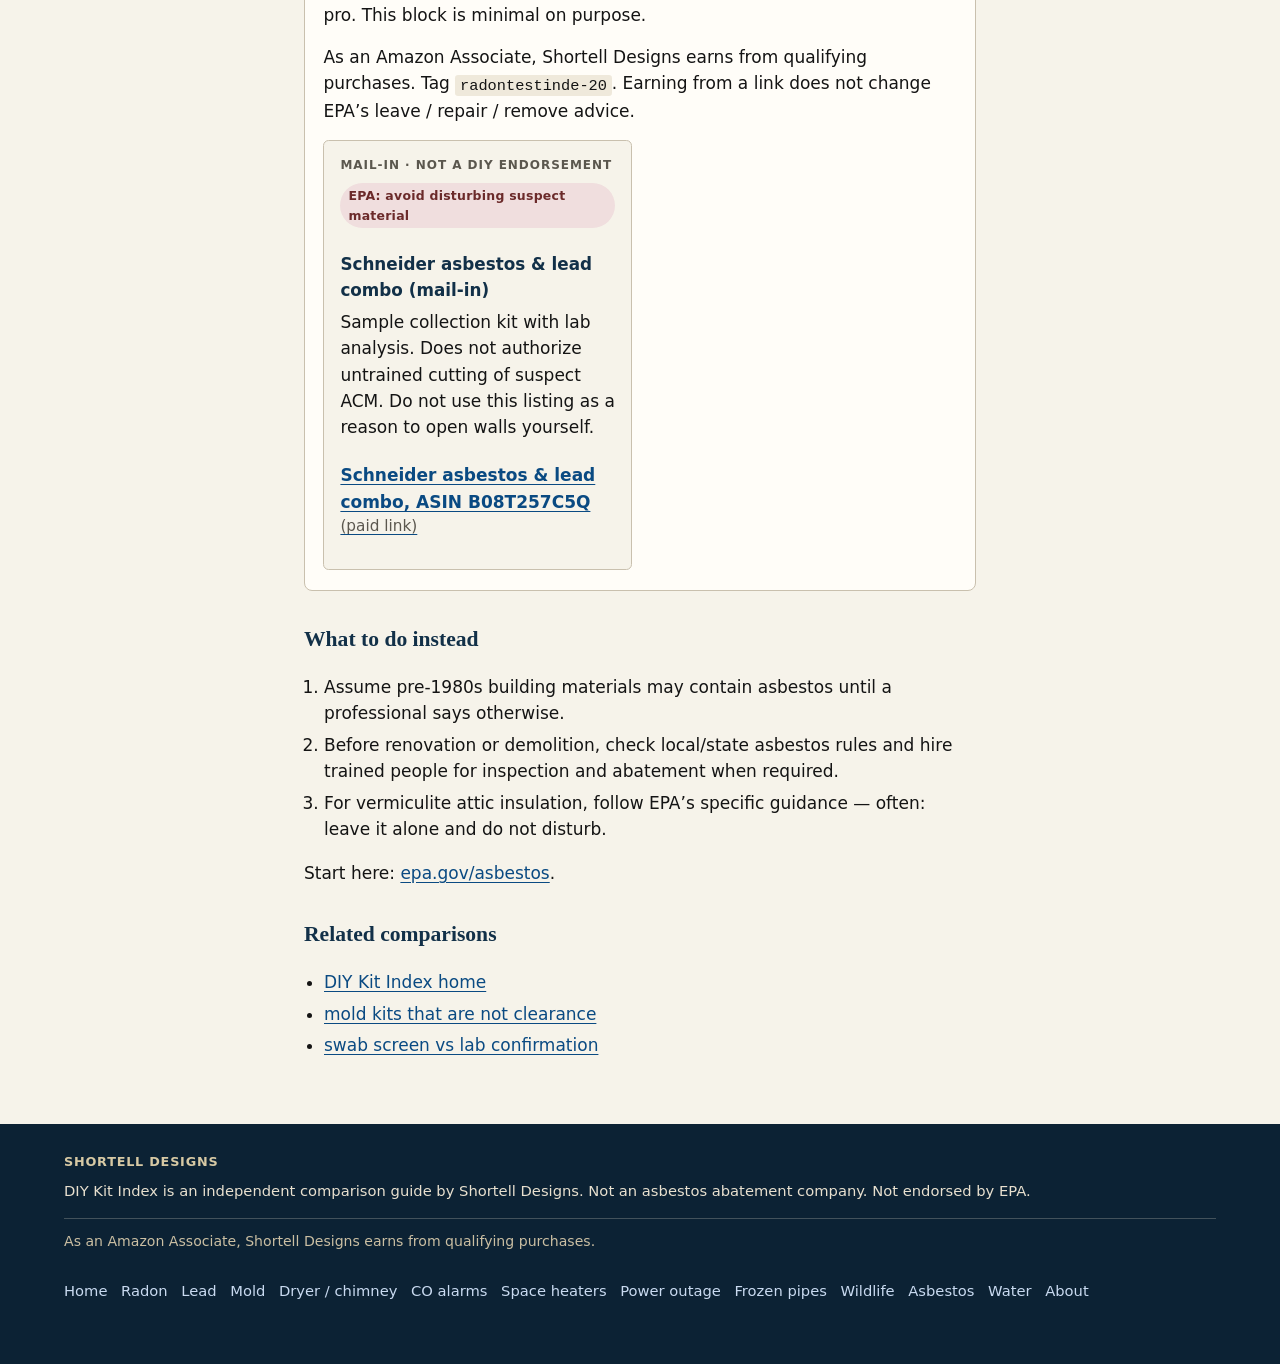
<file: asbestos-diy.html>
<!DOCTYPE html>
<html lang="en">
<head>
  <meta charset="utf-8">
  <meta name="viewport" content="width=device-width, initial-scale=1">
  <title>Why DIY Asbestos Sampling Is Discouraged</title>
  <meta name="description" content="Disturbing suspect material to mail a chip can create fiber exposure. EPA leave / repair / remove. Hire qualified sampling instead of DIY cutting.">
  <link rel="stylesheet" href="css/style.css">
  <link rel="canonical" href="https://shortelldesigns.github.io/diy-kit-index/asbestos-diy.html">
</head>
<body>
  <a class="skip" href="#main">Skip to content</a>
  <header class="site-header">
    <div class="header-inner">
      <a class="brand" href="index.html">
        <span class="brand-mark" aria-hidden="true">Dk</span>
        <span class="brand-text">
          <span class="brand-name">DIY Kit Index</span>
          <span class="brand-sub">Shortell Designs · kit comparisons</span>
        </span>
      </a>
            <nav aria-label="Primary">
        <a href="index.html">Home</a>
        <a href="radon-test-kits.html">Radon</a>
        <a href="lead-paint-test-kits.html">Lead</a>
        <a href="mold-diy-kits.html">Mold</a>
        <a href="dryer-vent-chimney-diy.html">Dryer / chimney</a>
        <a href="carbon-monoxide-alarms.html">CO alarms</a>
        <a href="space-heater-safety.html">Space heaters</a>
        <a href="power-outage-kit.html">Power outage</a>
        <a href="frozen-pipe-kit.html">Frozen pipes</a>
        <a href="wildlife-exclusion.html">Wildlife</a>
        <a href="asbestos-diy.html" aria-current="page">Asbestos</a>
        <a href="water-filter-methods.html">Water</a>
        <a href="about.html">About</a>
      </nav>
    </div>
  </header>
  <main id="main">
    <article class="wrap-prose prose">
      <p class="kicker">Asbestos · DIY limitations</p>
      <h1>Why DIY asbestos sampling is discouraged</h1>
      <p>This page exists to state limits — not to push kits. Damaging asbestos-containing material can release fibers. Cutting a sample yourself so a mail-in lab can “confirm” asbestos can create the exposure you were trying to avoid. It is not medical or legal advice.</p>
      <p class="meta">Primary guidance: <a href="https://www.epa.gov/asbestos/protect-your-family-exposures-asbestos">EPA — Protect Your Family from Asbestos-Contaminated Vermiculite Insulation</a> and <a href="https://www.epa.gov/asbestos">EPA asbestos overview</a>. Also see EPA’s general leave / manage / remove framing for homeowners dealing with suspect materials.</p>

      <hr>
      <h2>Leave · repair · remove (EPA consumer framing)</h2>
      <ul>
        <li><strong>Leave it alone</strong> when the material is in good condition and will not be disturbed. Intact asbestos-containing material that is not releasing fibers is often best left undisturbed.</li>
        <li><strong>Repair / encapsulate</strong> (by trained people) when the material is slightly damaged but can be sealed without major disturbance.</li>
        <li><strong>Remove</strong> only when necessary — renovation that will disturb the material, severe damage, or when a professional assessment says removal is the control method — and then by trained asbestos professionals following applicable federal, state, and local rules.</li>
      </ul>
      <div class="note">
        <p><strong>Do not DIY-sample as a hobby.</strong> Taking a chunk of popcorn ceiling, pipe wrap, or floor tile with a utility knife can aerosolize fibers. If you need to know whether a material contains asbestos before renovation, hire a qualified asbestos professional or inspector who follows sampling protocols and personal protection — then use an accredited lab. Homeowner mail-in kits do not make you that professional.</p>
      </div>

      <h2>What a consumer mail-in kit cannot do</h2>
      <ul>
        <li>It cannot make disturbance safe.</li>
        <li>It cannot replace a building survey before renovation or demolition where rules require one.</li>
        <li>A “negative” on one chip does not clear every similar-looking material in the house.</li>
        <li>A “positive” still leaves you needing a professional plan for repair or removal — not more cutting.</li>
      </ul>

      <h2>When this site mentions a related ASIN</h2>
      <p>Shortell how-to pages sometimes link a Schneider asbestos-inclusive mail-in kit that homeowners already encounter in search results. On this asbestos limitations page only, that ASIN is listed with the caveats above — <strong>not</strong> as a recommended DIY project, and <strong>not</strong> as a lead product (see <a href="lead-paint-test-kits.html">swab screen vs lab confirmation</a> for LeadCheck™).</p>

      <div class="kit-block">
        <p class="kicker">Listed for disclosure only <span class="paid">(paid link)</span></p>
        <p class="kit-lead">If you were going to disturb material anyway under professional direction, a mail-in lab kit is still not training. Prefer hiring sampling to a qualified pro. This block is minimal on purpose.</p>
        <p class="pick-note">As an Amazon Associate, Shortell Designs earns from qualifying purchases. Tag <code>radontestinde-20</code>. Earning from a link does not change EPA’s leave / repair / remove advice.</p>
        <div class="kits">
          <article class="kit">
            <p class="kicker">Mail-in · not a DIY endorsement</p>
            <p><span class="rec rec-warn">EPA: avoid disturbing suspect material</span></p>
            <h3>Schneider asbestos &amp; lead combo (mail-in)</h3>
            <p>Sample collection kit with lab analysis. Does not authorize untrained cutting of suspect ACM. Do not use this listing as a reason to open walls yourself.</p>
            <p><a rel="sponsored nofollow" class="kit-link" href="https://www.amazon.com/Asbestos-Test-Schneider-Overnight-Shipping/dp/B08T257C5Q/?tag=radontestinde-20">Schneider asbestos &amp; lead combo, ASIN B08T257C5Q <span class="paid">(paid link)</span></a></p>
          </article>
        </div>
      </div>

      <h2>What to do instead</h2>
      <ol>
        <li>Assume pre-1980s building materials may contain asbestos until a professional says otherwise.</li>
        <li>Before renovation or demolition, check local/state asbestos rules and hire trained people for inspection and abatement when required.</li>
        <li>For vermiculite attic insulation, follow EPA’s specific guidance — often: leave it alone and do not disturb.</li>
      </ol>
      <p>Start here: <a href="https://www.epa.gov/asbestos">epa.gov/asbestos</a>.</p>
      <h2>Related comparisons</h2>
      <ul>
        <li><a href="index.html">DIY Kit Index home</a></li>
        <li><a href="mold-diy-kits.html">mold kits that are not clearance</a></li>
        <li><a href="lead-paint-test-kits.html">swab screen vs lab confirmation</a></li>
      </ul>
    </article>
  </main>
  <footer class="site-footer">
    <div class="wrap">
      <p class="byline">Shortell Designs</p>
      <p>DIY Kit Index is an independent comparison guide by Shortell Designs. Not an asbestos abatement company. Not endorsed by EPA.</p>
      <p class="assoc">As an Amazon Associate, Shortell Designs earns from qualifying purchases.</p>
            <p class="foot-nav">
        <a href="index.html">Home</a>
        <a href="radon-test-kits.html">Radon</a>
        <a href="lead-paint-test-kits.html">Lead</a>
        <a href="mold-diy-kits.html">Mold</a>
        <a href="dryer-vent-chimney-diy.html">Dryer / chimney</a>
        <a href="carbon-monoxide-alarms.html">CO alarms</a>
        <a href="space-heater-safety.html">Space heaters</a>
        <a href="power-outage-kit.html">Power outage</a>
        <a href="frozen-pipe-kit.html">Frozen pipes</a>
        <a href="wildlife-exclusion.html">Wildlife</a>
        <a href="asbestos-diy.html">Asbestos</a>
        <a href="water-filter-methods.html">Water</a>
        <a href="about.html">About</a>
      </p>
    </div>
  </footer>
</body>
</html>
</file>
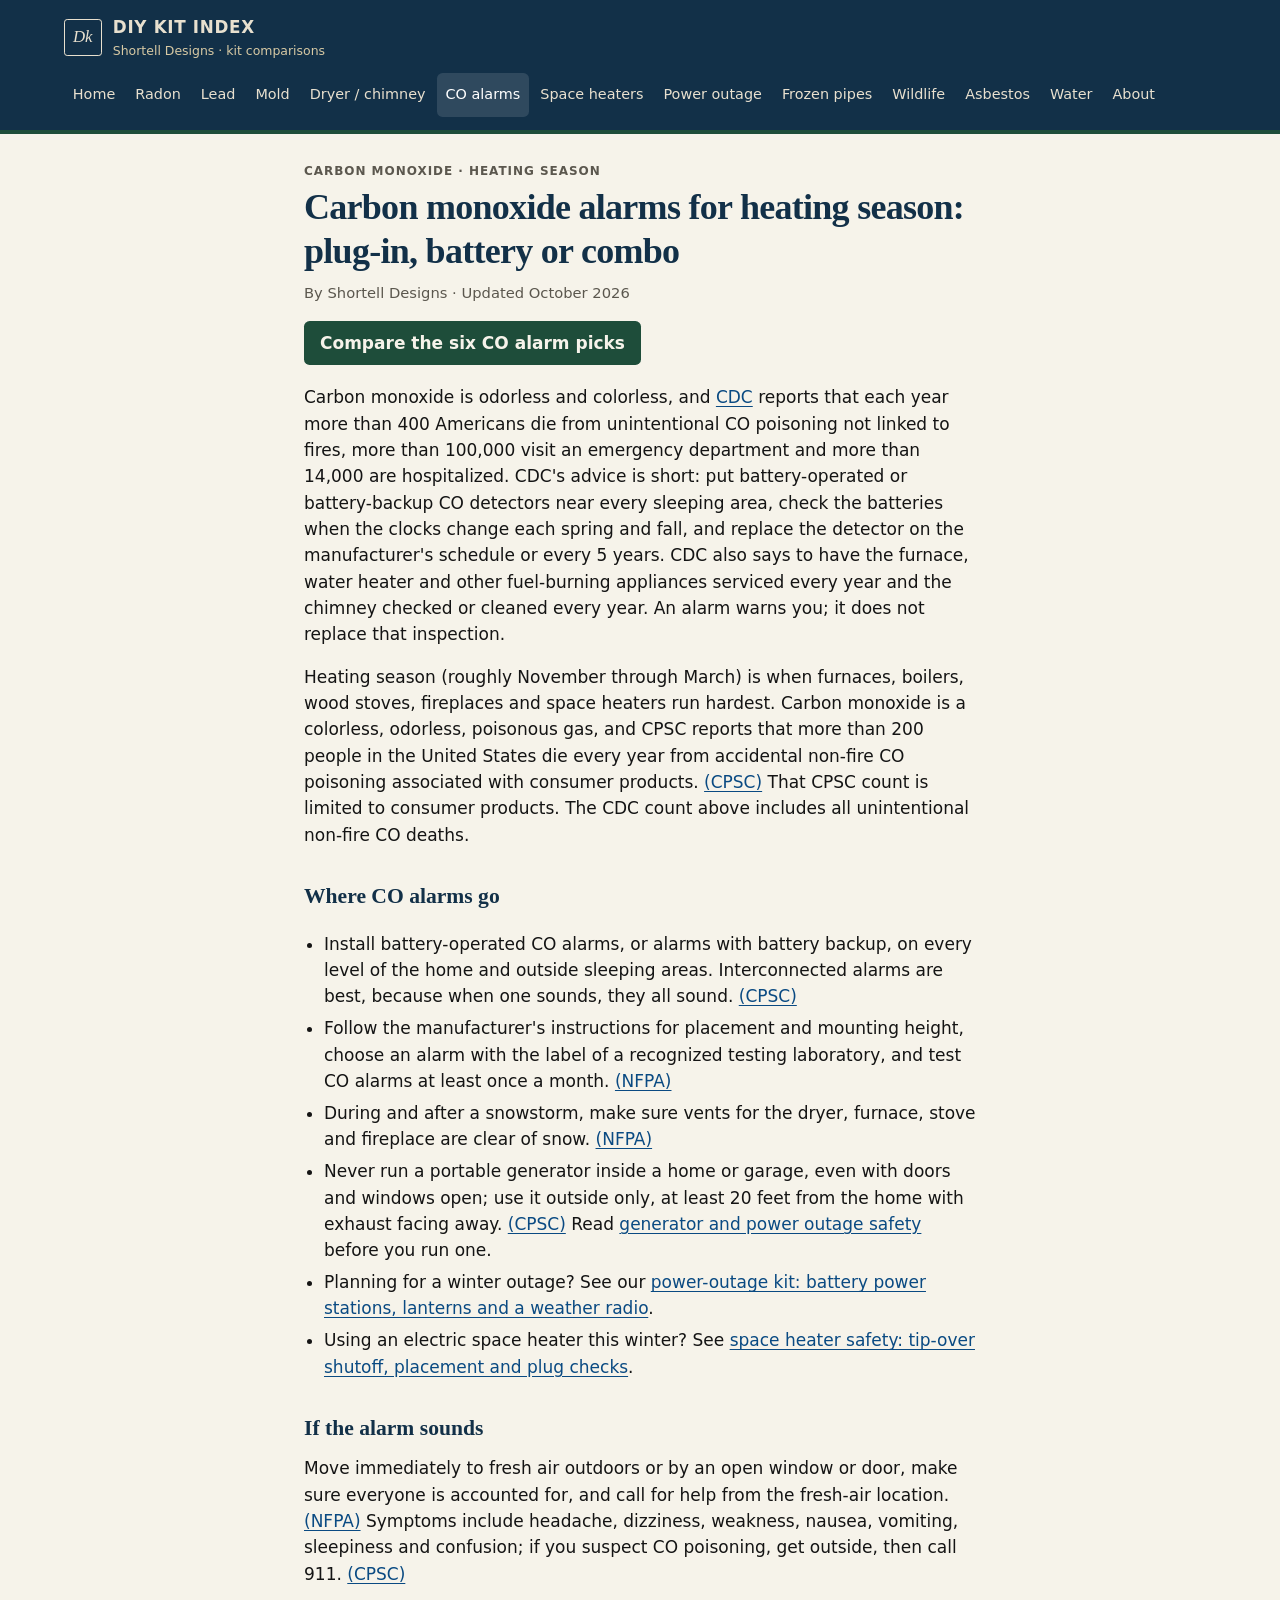
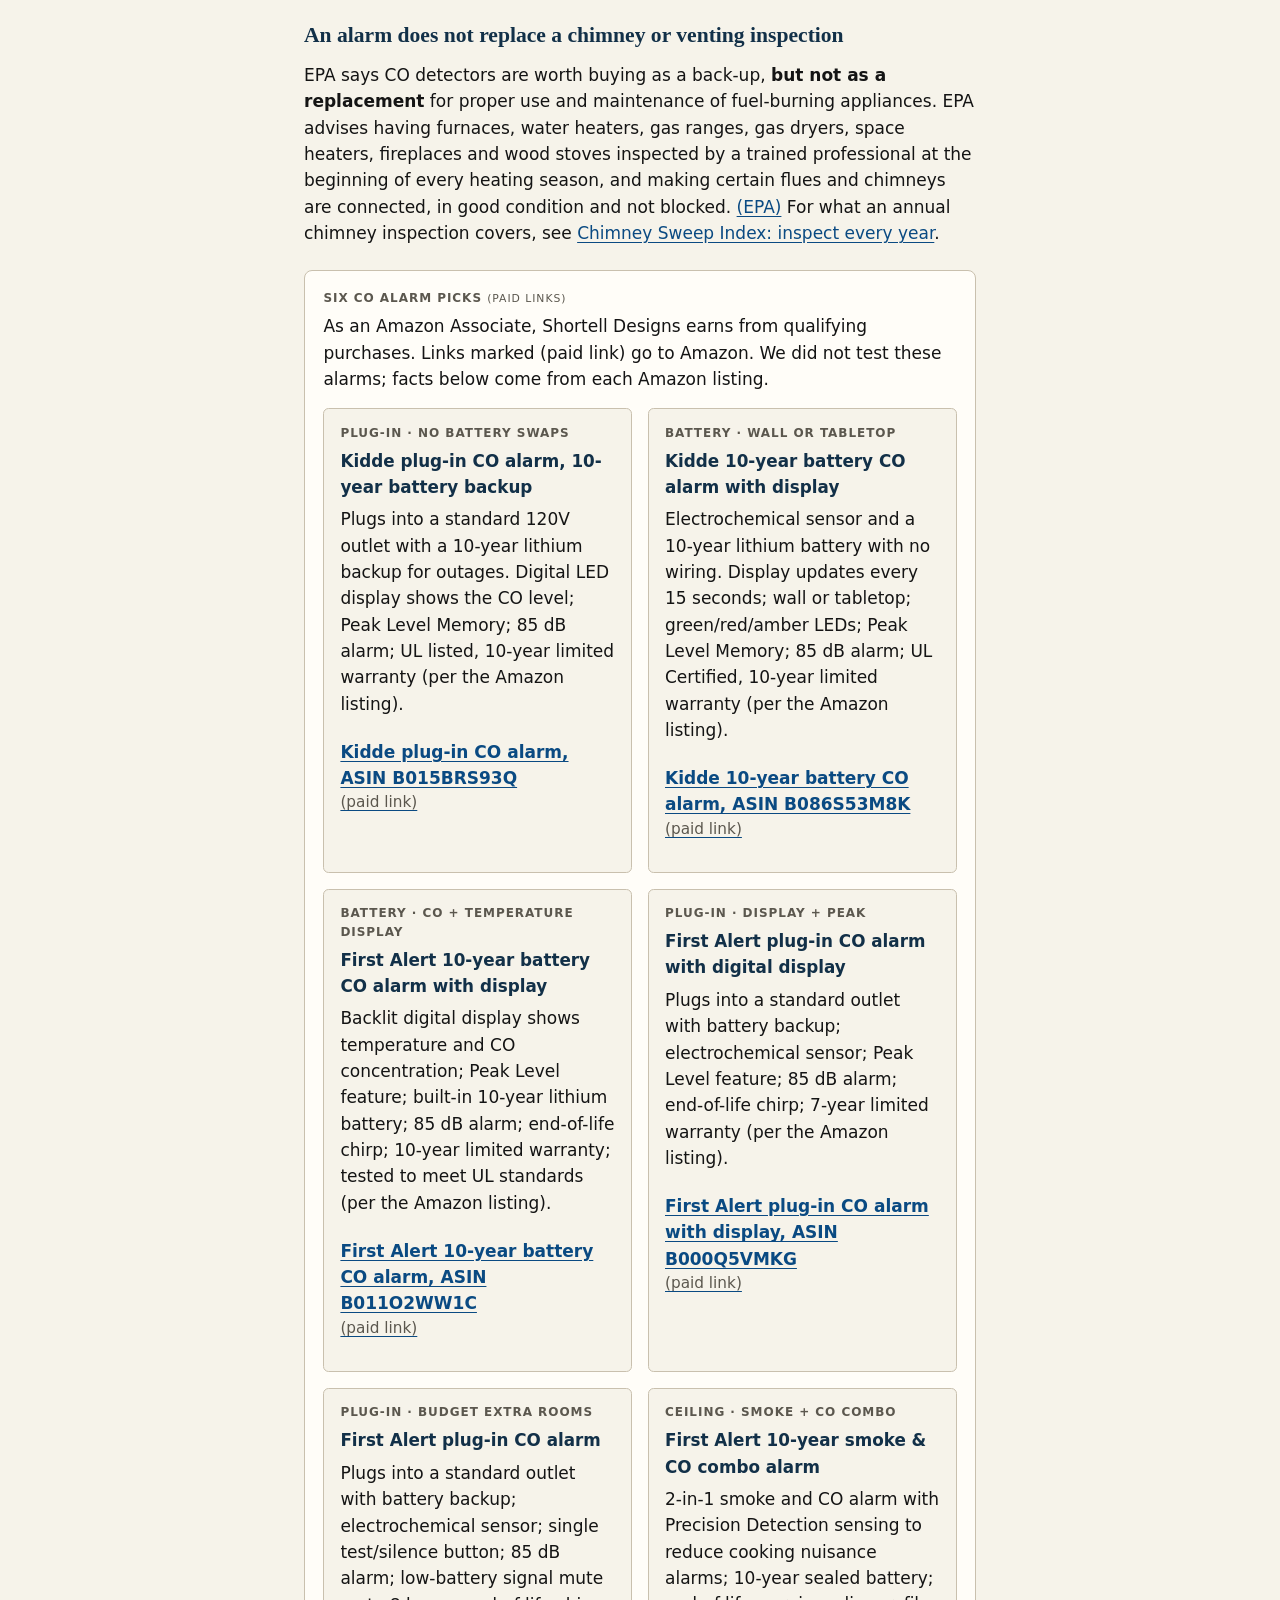
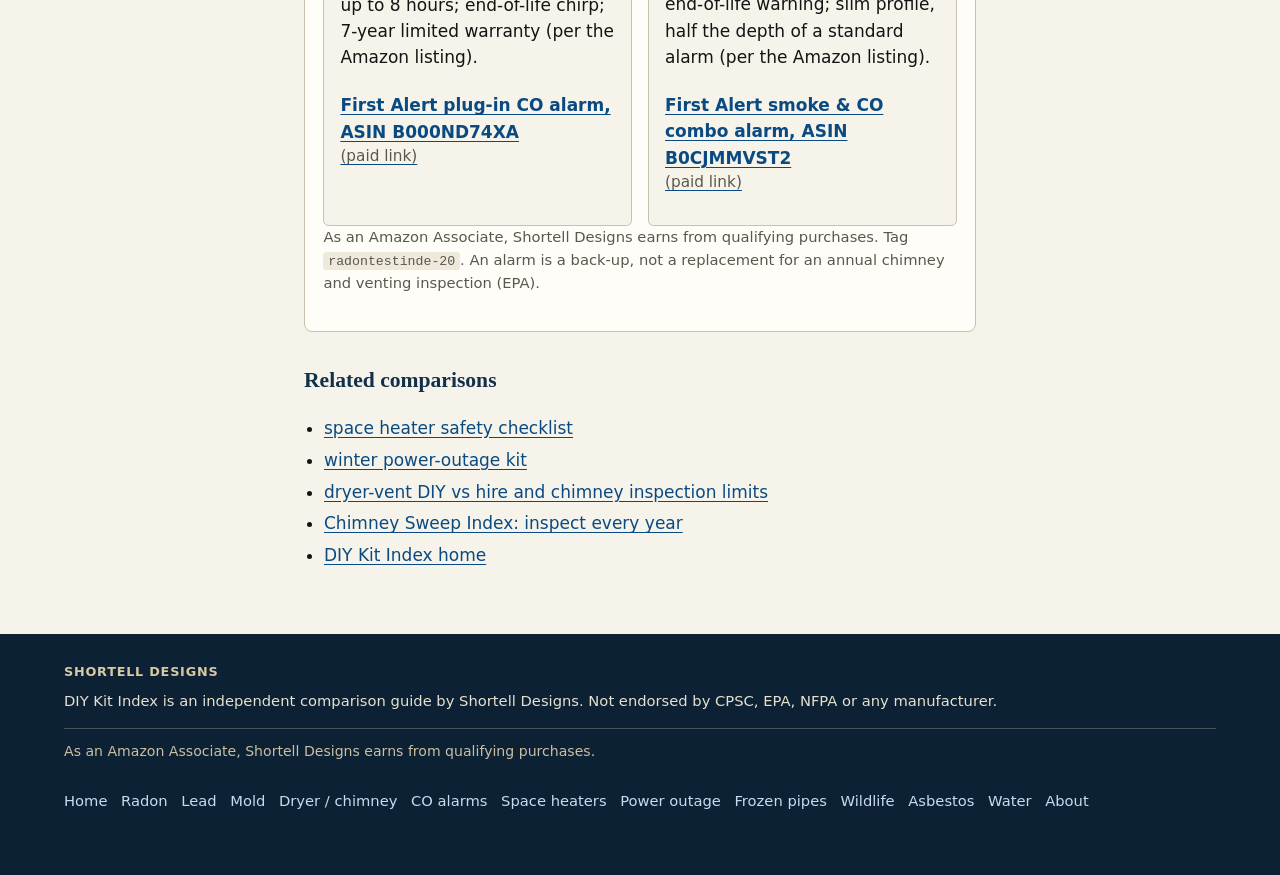
<file: carbon-monoxide-alarms.html>
<!DOCTYPE html>
<html lang="en">
<head>
  <meta charset="utf-8">
  <meta name="viewport" content="width=device-width, initial-scale=1">
  <title>CO Alarms for Heating Season: Placement and Picks</title>
  <meta name="description" content="CDC: 400+ Americans die each year from non-fire CO poisoning. Where CO alarms go, when to replace them, and plug-in vs battery picks. Paid links.">
  <link rel="stylesheet" href="css/style.css">
  <link rel="canonical" href="https://shortelldesigns.github.io/diy-kit-index/carbon-monoxide-alarms.html">
</head>
<body>
  <a class="skip" href="#main">Skip to content</a>
  <header class="site-header">
    <div class="header-inner">
      <a class="brand" href="index.html">
        <span class="brand-mark" aria-hidden="true">Dk</span>
        <span class="brand-text">
          <span class="brand-name">DIY Kit Index</span>
          <span class="brand-sub">Shortell Designs · kit comparisons</span>
        </span>
      </a>
            <nav aria-label="Primary">
        <a href="index.html">Home</a>
        <a href="radon-test-kits.html">Radon</a>
        <a href="lead-paint-test-kits.html">Lead</a>
        <a href="mold-diy-kits.html">Mold</a>
        <a href="dryer-vent-chimney-diy.html">Dryer / chimney</a>
        <a href="carbon-monoxide-alarms.html" aria-current="page">CO alarms</a>
        <a href="space-heater-safety.html">Space heaters</a>
        <a href="power-outage-kit.html">Power outage</a>
        <a href="frozen-pipe-kit.html">Frozen pipes</a>
        <a href="wildlife-exclusion.html">Wildlife</a>
        <a href="asbestos-diy.html">Asbestos</a>
        <a href="water-filter-methods.html">Water</a>
        <a href="about.html">About</a>
      </nav>
    </div>
  </header>
  <main id="main">
    <article class="wrap-prose prose">
      <p class="kicker">Carbon monoxide · heating season</p>
      <h1>Carbon monoxide alarms for heating season: plug-in, battery or combo</h1>
      <p class="meta">By Shortell Designs · Updated October 2026</p>
      <p class="fold-cta"><a class="jump" href="#picks">Compare the six CO alarm picks</a></p>
      <p class="intro">Carbon monoxide is odorless and colorless, and <a href="https://www.cdc.gov/carbon-monoxide/about/index.html">CDC</a> reports that each year more than 400 Americans die from unintentional CO poisoning not linked to fires, more than 100,000 visit an emergency department and more than 14,000 are hospitalized. CDC's advice is short: put battery-operated or battery-backup CO detectors near every sleeping area, check the batteries when the clocks change each spring and fall, and replace the detector on the manufacturer's schedule or every 5 years. CDC also says to have the furnace, water heater and other fuel-burning appliances serviced every year and the chimney checked or cleaned every year. An alarm warns you; it does not replace that inspection.</p>
      <p>Heating season (roughly November through March) is when furnaces, boilers, wood stoves, fireplaces and space heaters run hardest. Carbon monoxide is a colorless, odorless, poisonous gas, and CPSC reports that more than 200 people in the United States die every year from accidental non-fire CO poisoning associated with consumer products. <a href="https://www.cpsc.gov/Safety-Education/Safety-Education-Centers/Carbon-Monoxide-Information-Center">(CPSC)</a> That CPSC count is limited to consumer products. The CDC count above includes all unintentional non-fire CO deaths.</p>

      <h2>Where CO alarms go</h2>
      <ul>
        <li>Install battery-operated CO alarms, or alarms with battery backup, on every level of the home and outside sleeping areas. Interconnected alarms are best, because when one sounds, they all sound. <a href="https://www.cpsc.gov/Safety-Education/Safety-Education-Centers/Carbon-Monoxide-Information-Center">(CPSC)</a></li>
        <li>Follow the manufacturer's instructions for placement and mounting height, choose an alarm with the label of a recognized testing laboratory, and test CO alarms at least once a month. <a href="https://www.nfpa.org/education-and-research/home-fire-safety/carbon-monoxide">(NFPA)</a></li>
        <li>During and after a snowstorm, make sure vents for the dryer, furnace, stove and fireplace are clear of snow. <a href="https://www.nfpa.org/education-and-research/home-fire-safety/carbon-monoxide">(NFPA)</a></li>
        <li>Never run a portable generator inside a home or garage, even with doors and windows open; use it outside only, at least 20 feet from the home with exhaust facing away. <a href="https://www.cpsc.gov/Safety-Education/Safety-Education-Centers/Carbon-Monoxide-Information-Center">(CPSC)</a> Read <a href="power-outage-kit.html">generator and power outage safety</a> before you run one.</li>
        <li>Planning for a winter outage? See our <a href="power-outage-kit.html">power-outage kit: battery power stations, lanterns and a weather radio</a>.</li>
        <li>Using an electric space heater this winter? See <a href="space-heater-safety.html">space heater safety: tip-over shutoff, placement and plug checks</a>.</li>
      </ul>

      <h2>If the alarm sounds</h2>
      <p>Move immediately to fresh air outdoors or by an open window or door, make sure everyone is accounted for, and call for help from the fresh-air location. <a href="https://www.nfpa.org/education-and-research/home-fire-safety/carbon-monoxide">(NFPA)</a> Symptoms include headache, dizziness, weakness, nausea, vomiting, sleepiness and confusion; if you suspect CO poisoning, get outside, then call 911. <a href="https://www.cpsc.gov/Safety-Education/Safety-Education-Centers/Carbon-Monoxide-Information-Center">(CPSC)</a></p>

      <h2>An alarm does not replace a chimney or venting inspection</h2>
      <p>EPA says CO detectors are worth buying as a back-up, <strong>but not as a replacement</strong> for proper use and maintenance of fuel-burning appliances. EPA advises having furnaces, water heaters, gas ranges, gas dryers, space heaters, fireplaces and wood stoves inspected by a trained professional at the beginning of every heating season, and making certain flues and chimneys are connected, in good condition and not blocked. <a href="https://www.epa.gov/indoor-air-quality-iaq/protect-your-family-and-yourself-carbon-monoxide-poisoning">(EPA)</a> For what an annual chimney inspection covers, see <a href="https://shortelldesigns.github.io/chimney-sweep-index/how-to.html">Chimney Sweep Index: inspect every year</a>.</p>

      <div class="kit-block" id="picks">
        <p class="kicker">Six CO alarm picks <span class="paid">(paid links)</span></p>
        <p class="pick-note">As an Amazon Associate, Shortell Designs earns from qualifying purchases. Links marked (paid link) go to Amazon. We did not test these alarms; facts below come from each Amazon listing.</p>
        <div class="kits">
          <article class="kit">
            <p class="kicker">Plug-in · no battery swaps</p>
            <h3>Kidde plug-in CO alarm, 10-year battery backup</h3>
            <p>Plugs into a standard 120V outlet with a 10-year lithium backup for outages. Digital LED display shows the CO level; Peak Level Memory; 85 dB alarm; UL listed, 10-year limited warranty (per the Amazon listing).</p>
            <p><a rel="sponsored nofollow" class="kit-link" href="https://www.amazon.com/dp/B015BRS93Q/?tag=radontestinde-20">Kidde plug-in CO alarm, ASIN B015BRS93Q <span class="paid">(paid link)</span></a></p>
          </article>
          <article class="kit">
            <p class="kicker">Battery · wall or tabletop</p>
            <h3>Kidde 10-year battery CO alarm with display</h3>
            <p>Electrochemical sensor and a 10-year lithium battery with no wiring. Display updates every 15 seconds; wall or tabletop; green/red/amber LEDs; Peak Level Memory; 85 dB alarm; UL Certified, 10-year limited warranty (per the Amazon listing).</p>
            <p><a rel="sponsored nofollow" class="kit-link" href="https://www.amazon.com/dp/B086S53M8K/?tag=radontestinde-20">Kidde 10-year battery CO alarm, ASIN B086S53M8K <span class="paid">(paid link)</span></a></p>
          </article>
          <article class="kit">
            <p class="kicker">Battery · CO + temperature display</p>
            <h3>First Alert 10-year battery CO alarm with display</h3>
            <p>Backlit digital display shows temperature and CO concentration; Peak Level feature; built-in 10-year lithium battery; 85 dB alarm; end-of-life chirp; 10-year limited warranty; tested to meet UL standards (per the Amazon listing).</p>
            <p><a rel="sponsored nofollow" class="kit-link" href="https://www.amazon.com/dp/B011O2WW1C/?tag=radontestinde-20">First Alert 10-year battery CO alarm, ASIN B011O2WW1C <span class="paid">(paid link)</span></a></p>
          </article>
          <article class="kit">
            <p class="kicker">Plug-in · display + peak</p>
            <h3>First Alert plug-in CO alarm with digital display</h3>
            <p>Plugs into a standard outlet with battery backup; electrochemical sensor; Peak Level feature; 85 dB alarm; end-of-life chirp; 7-year limited warranty (per the Amazon listing).</p>
            <p><a rel="sponsored nofollow" class="kit-link" href="https://www.amazon.com/dp/B000Q5VMKG/?tag=radontestinde-20">First Alert plug-in CO alarm with display, ASIN B000Q5VMKG <span class="paid">(paid link)</span></a></p>
          </article>
          <article class="kit">
            <p class="kicker">Plug-in · budget extra rooms</p>
            <h3>First Alert plug-in CO alarm</h3>
            <p>Plugs into a standard outlet with battery backup; electrochemical sensor; single test/silence button; 85 dB alarm; low-battery signal mute up to 8 hours; end-of-life chirp; 7-year limited warranty (per the Amazon listing).</p>
            <p><a rel="sponsored nofollow" class="kit-link" href="https://www.amazon.com/dp/B000ND74XA/?tag=radontestinde-20">First Alert plug-in CO alarm, ASIN B000ND74XA <span class="paid">(paid link)</span></a></p>
          </article>
          <article class="kit">
            <p class="kicker">Ceiling · smoke + CO combo</p>
            <h3>First Alert 10-year smoke &amp; CO combo alarm</h3>
            <p>2-in-1 smoke and CO alarm with Precision Detection sensing to reduce cooking nuisance alarms; 10-year sealed battery; end-of-life warning; slim profile, half the depth of a standard alarm (per the Amazon listing).</p>
            <p><a rel="sponsored nofollow" class="kit-link" href="https://www.amazon.com/dp/B0CJMMVST2/?tag=radontestinde-20">First Alert smoke &amp; CO combo alarm, ASIN B0CJMMVST2 <span class="paid">(paid link)</span></a></p>
          </article>
        </div>
        <p class="meta">As an Amazon Associate, Shortell Designs earns from qualifying purchases. Tag <code>radontestinde-20</code>. An alarm is a back-up, not a replacement for an annual chimney and venting inspection (EPA).</p>
      </div>

      <h2>Related comparisons</h2>
      <ul>
        <li><a href="space-heater-safety.html">space heater safety checklist</a></li>
        <li><a href="power-outage-kit.html">winter power-outage kit</a></li>
        <li><a href="dryer-vent-chimney-diy.html">dryer-vent DIY vs hire and chimney inspection limits</a></li>
        <li><a href="https://shortelldesigns.github.io/chimney-sweep-index/how-to.html">Chimney Sweep Index: inspect every year</a></li>
        <li><a href="index.html">DIY Kit Index home</a></li>
      </ul>
    </article>
  </main>
  <footer class="site-footer">
    <div class="wrap">
      <p class="byline">Shortell Designs</p>
      <p>DIY Kit Index is an independent comparison guide by Shortell Designs. Not endorsed by CPSC, EPA, NFPA or any manufacturer.</p>
      <p class="assoc">As an Amazon Associate, Shortell Designs earns from qualifying purchases.</p>
            <p class="foot-nav">
        <a href="index.html">Home</a>
        <a href="radon-test-kits.html">Radon</a>
        <a href="lead-paint-test-kits.html">Lead</a>
        <a href="mold-diy-kits.html">Mold</a>
        <a href="dryer-vent-chimney-diy.html">Dryer / chimney</a>
        <a href="carbon-monoxide-alarms.html">CO alarms</a>
        <a href="space-heater-safety.html">Space heaters</a>
        <a href="power-outage-kit.html">Power outage</a>
        <a href="frozen-pipe-kit.html">Frozen pipes</a>
        <a href="wildlife-exclusion.html">Wildlife</a>
        <a href="asbestos-diy.html">Asbestos</a>
        <a href="water-filter-methods.html">Water</a>
        <a href="about.html">About</a>
      </p>
    </div>
  </footer>
</body>
</html>
</file>
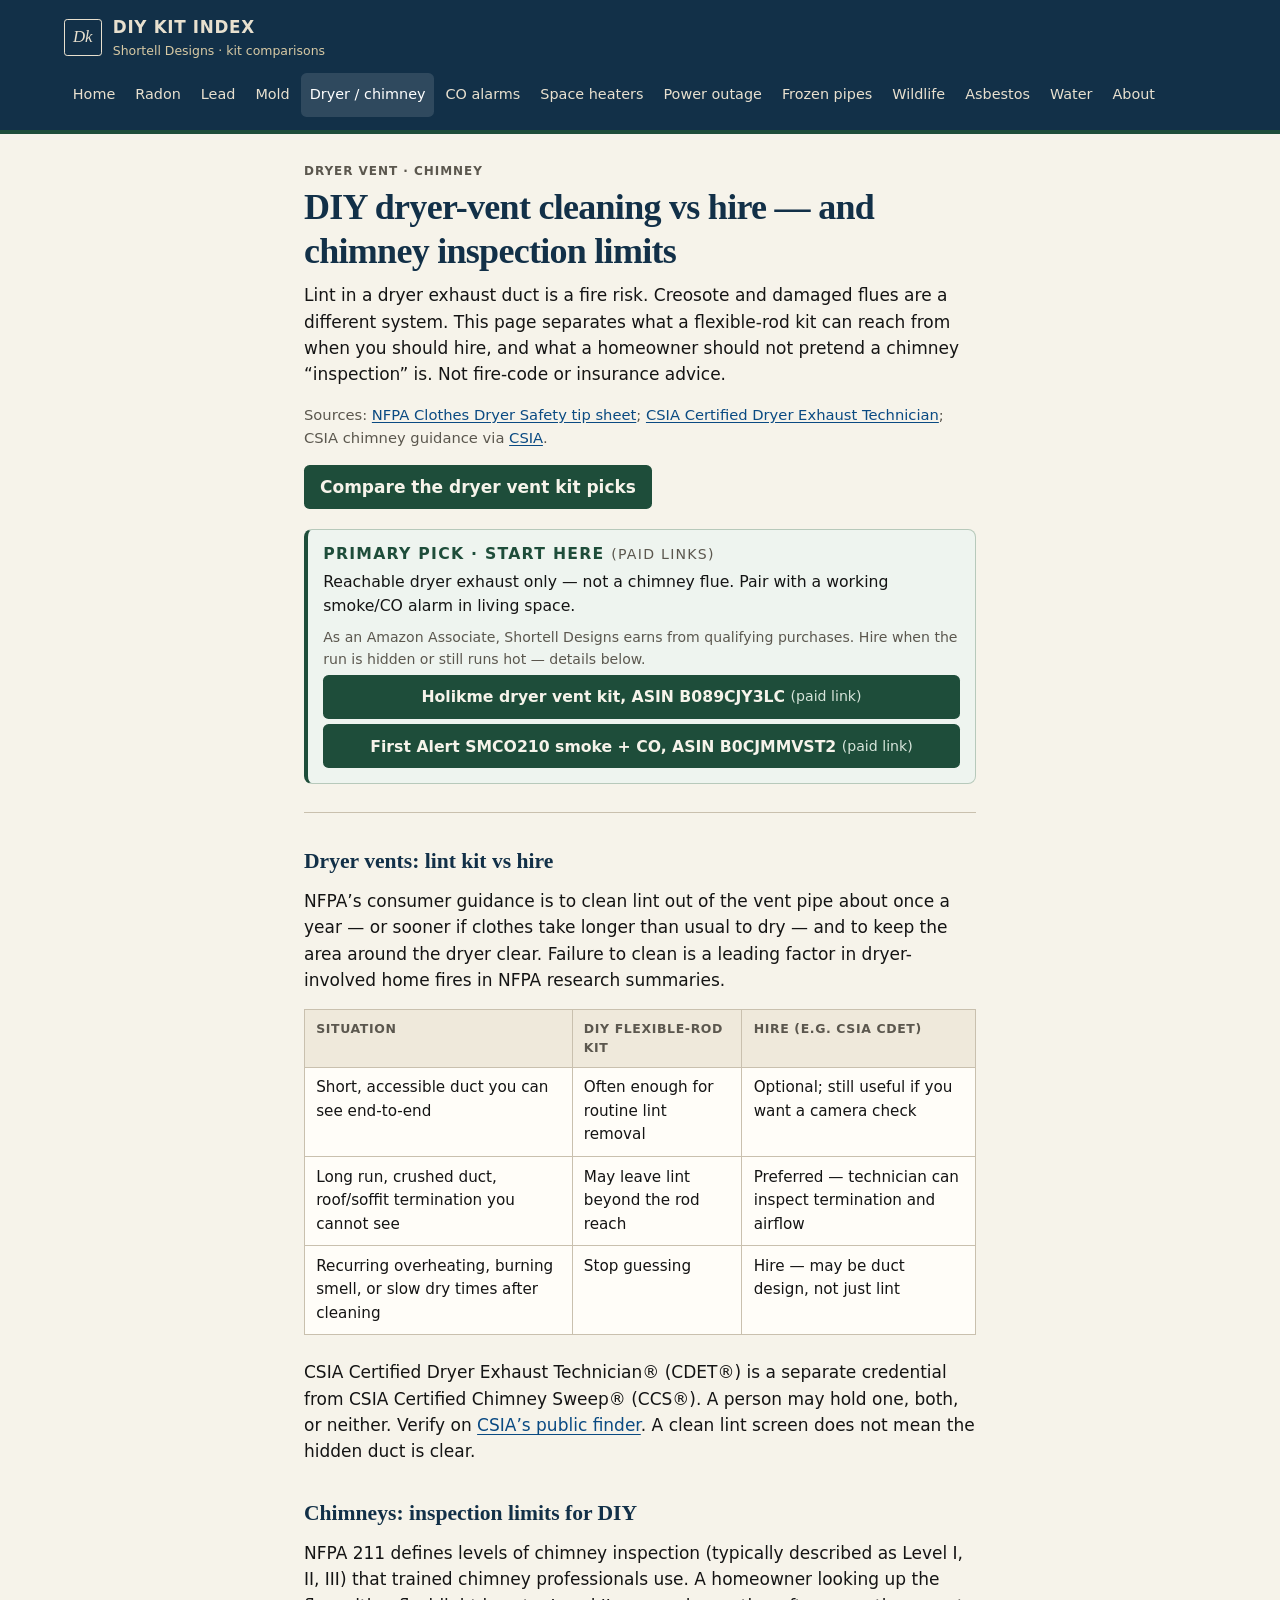
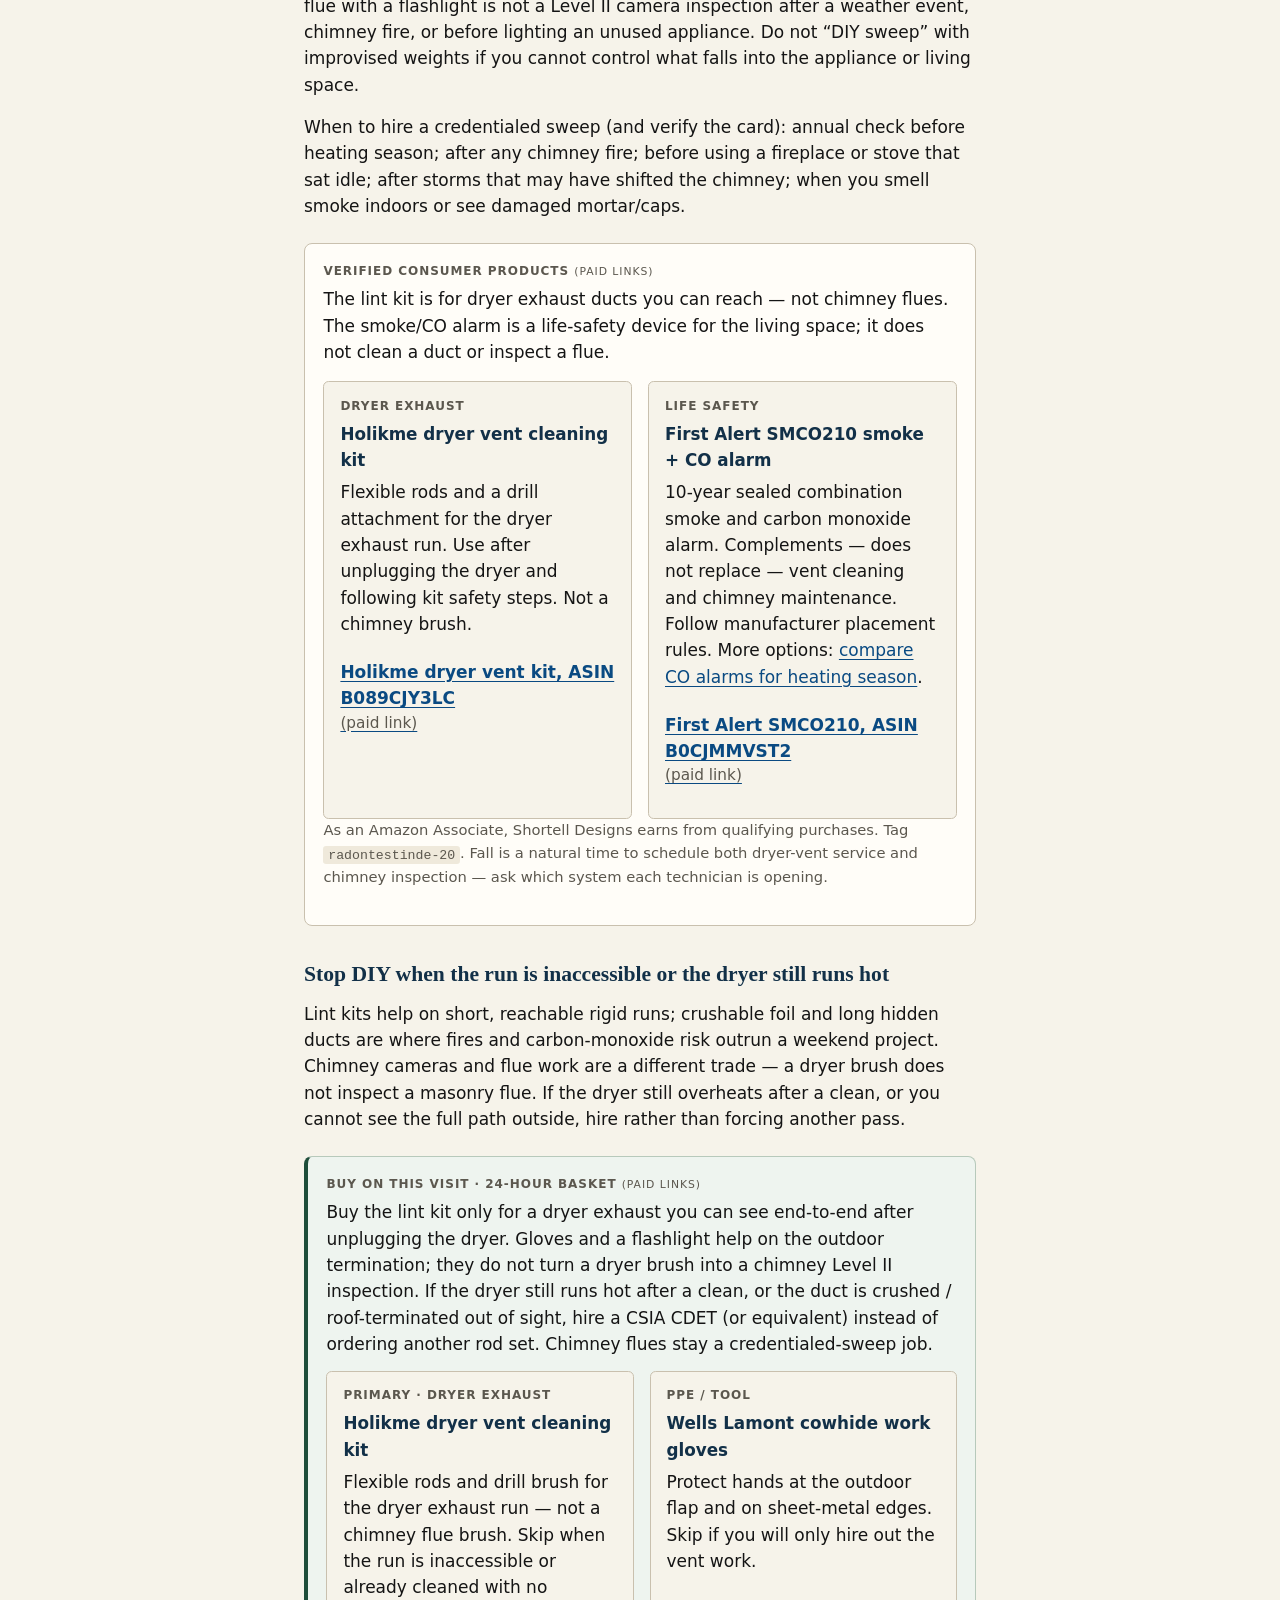
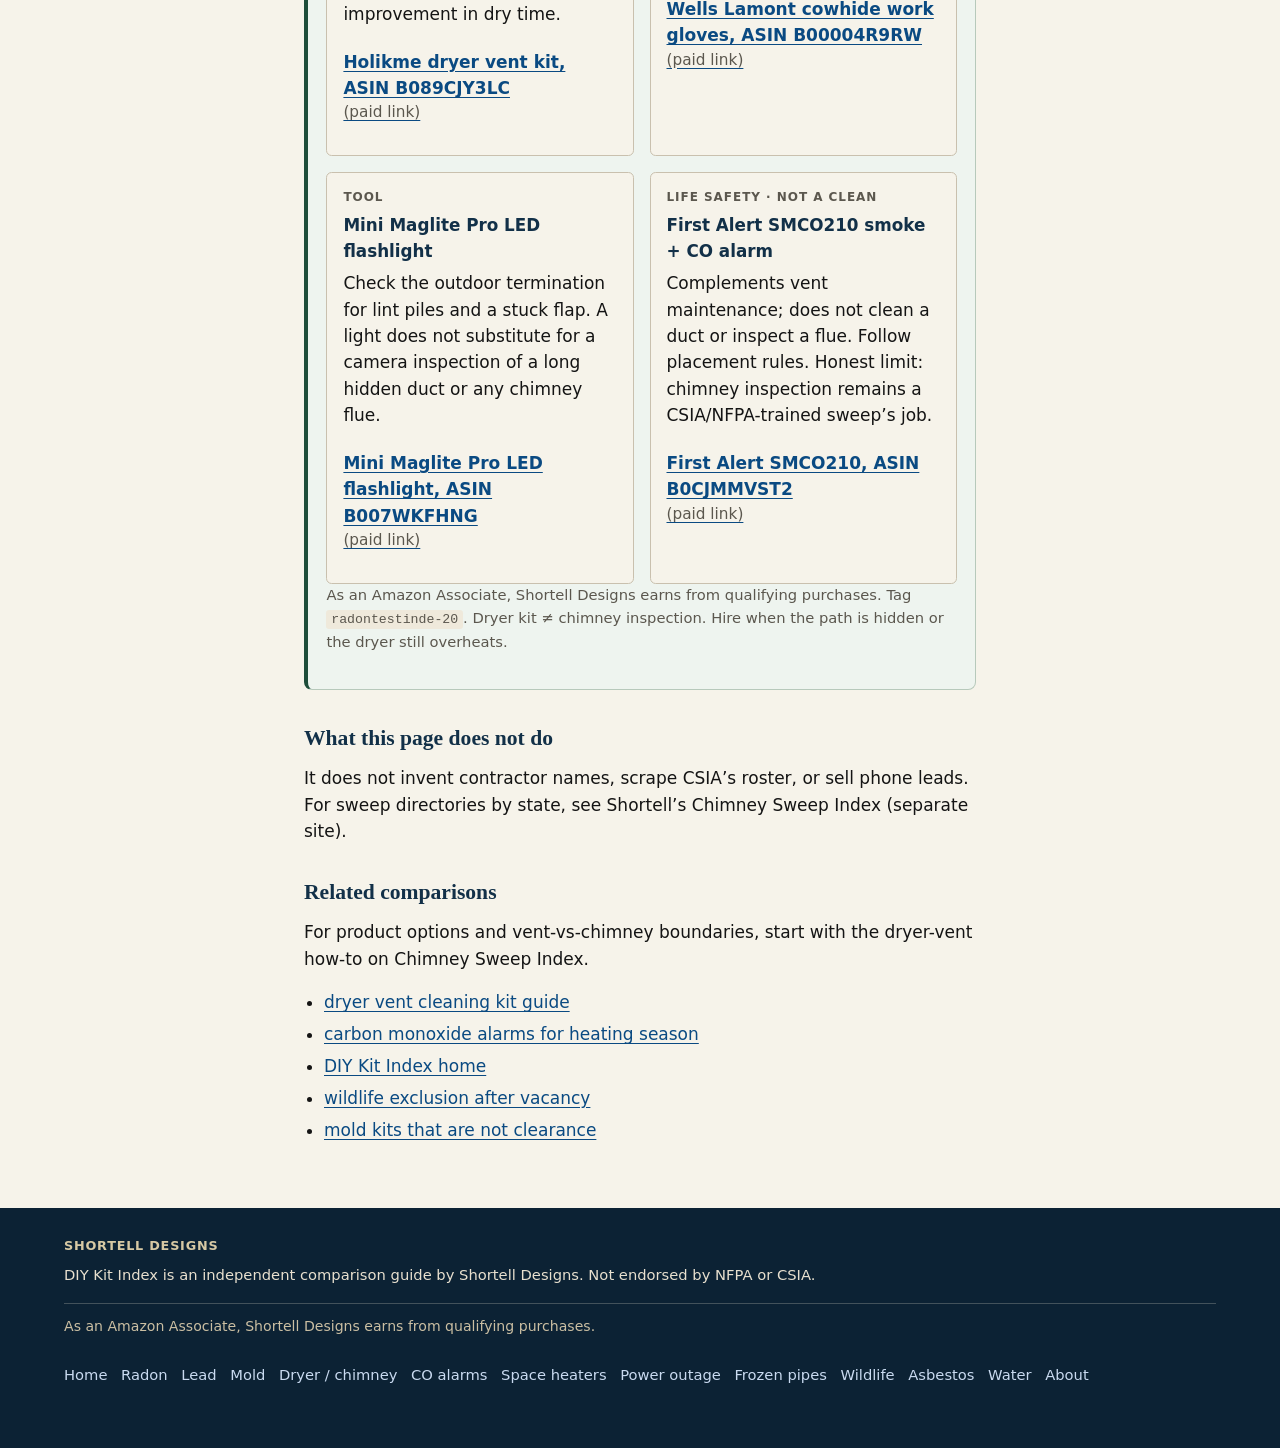
<file: dryer-vent-chimney-diy.html>
<!DOCTYPE html>
<html lang="en">
<head>
  <meta charset="utf-8">
  <meta name="viewport" content="width=device-width, initial-scale=1">
  <title>Dryer Vent DIY vs Hire · Chimney Inspection Limits</title>
  <meta name="description" content="Flexible lint-rod kits for reachable dryer ducts vs hiring a CSIA CDET. Why most homeowners should not DIY chimney Level II inspection.">
  <link rel="stylesheet" href="css/style.css">
  <link rel="canonical" href="https://shortelldesigns.github.io/diy-kit-index/dryer-vent-chimney-diy.html">
</head>
<body>
  <a class="skip" href="#main">Skip to content</a>
  <header class="site-header">
    <div class="header-inner">
      <a class="brand" href="index.html">
        <span class="brand-mark" aria-hidden="true">Dk</span>
        <span class="brand-text">
          <span class="brand-name">DIY Kit Index</span>
          <span class="brand-sub">Shortell Designs · kit comparisons</span>
        </span>
      </a>
            <nav aria-label="Primary">
        <a href="index.html">Home</a>
        <a href="radon-test-kits.html">Radon</a>
        <a href="lead-paint-test-kits.html">Lead</a>
        <a href="mold-diy-kits.html">Mold</a>
        <a href="dryer-vent-chimney-diy.html" aria-current="page">Dryer / chimney</a>
        <a href="carbon-monoxide-alarms.html">CO alarms</a>
        <a href="space-heater-safety.html">Space heaters</a>
        <a href="power-outage-kit.html">Power outage</a>
        <a href="frozen-pipe-kit.html">Frozen pipes</a>
        <a href="wildlife-exclusion.html">Wildlife</a>
        <a href="asbestos-diy.html">Asbestos</a>
        <a href="water-filter-methods.html">Water</a>
        <a href="about.html">About</a>
      </nav>
    </div>
  </header>
  <main id="main">
    <article class="wrap-prose prose">
      <p class="kicker">Dryer vent · chimney</p>
      <h1>DIY dryer-vent cleaning vs hire — and chimney inspection limits</h1>
      <p>Lint in a dryer exhaust duct is a fire risk. Creosote and damaged flues are a different system. This page separates what a flexible-rod kit can reach from when you should hire, and what a homeowner should not pretend a chimney “inspection” is. Not fire-code or insurance advice.</p>
      <p class="meta">Sources: <a href="https://www.nfpa.org/-/media/project/storefront/catalog/files/safety-tip-sheets/dryersafetytips.pdf">NFPA Clothes Dryer Safety tip sheet</a>; <a href="https://www.csia.org/certified-dryer-tech">CSIA Certified Dryer Exhaust Technician</a>; CSIA chimney guidance via <a href="https://www.csia.org/">CSIA</a>.</p>

      <p class="fold-cta"><a class="jump" href="#picks">Compare the dryer vent kit picks</a></p>
      <aside class="primary-pick" id="picks" aria-label="Primary kit pick">
        <p class="kicker">Primary pick · start here <span class="paid">(paid links)</span></p>
        <p>Reachable dryer exhaust only — not a chimney flue. Pair with a working smoke/CO alarm in living space.</p>
        <p class="pick-note">As an Amazon Associate, Shortell Designs earns from qualifying purchases. Hire when the run is hidden or still runs hot — details below.</p>
        <ul class="pick-links">
          <li><a rel="sponsored nofollow" class="kit-link" href="https://www.amazon.com/dp/B089CJY3LC/?tag=radontestinde-20">Holikme dryer vent kit, ASIN B089CJY3LC <span class="paid">(paid link)</span></a></li>
          <li><a rel="sponsored nofollow" class="kit-link" href="https://www.amazon.com/dp/B0CJMMVST2/?tag=radontestinde-20">First Alert SMCO210 smoke + CO, ASIN B0CJMMVST2 <span class="paid">(paid link)</span></a></li>
        </ul>
      </aside>

      <hr>
      <h2>Dryer vents: lint kit vs hire</h2>
      <p>NFPA’s consumer guidance is to clean lint out of the vent pipe about once a year — or sooner if clothes take longer than usual to dry — and to keep the area around the dryer clear. Failure to clean is a leading factor in dryer-involved home fires in NFPA research summaries.</p>
      <table class="compare">
        <thead>
          <tr>
            <th>Situation</th>
            <th>DIY flexible-rod kit</th>
            <th>Hire (e.g. CSIA CDET)</th>
          </tr>
        </thead>
        <tbody>
          <tr>
            <td>Short, accessible duct you can see end-to-end</td>
            <td>Often enough for routine lint removal</td>
            <td>Optional; still useful if you want a camera check</td>
          </tr>
          <tr>
            <td>Long run, crushed duct, roof/soffit termination you cannot see</td>
            <td>May leave lint beyond the rod reach</td>
            <td>Preferred — technician can inspect termination and airflow</td>
          </tr>
          <tr>
            <td>Recurring overheating, burning smell, or slow dry times after cleaning</td>
            <td>Stop guessing</td>
            <td>Hire — may be duct design, not just lint</td>
          </tr>
        </tbody>
      </table>
      <p>CSIA Certified Dryer Exhaust Technician® (CDET®) is a separate credential from CSIA Certified Chimney Sweep® (CCS®). A person may hold one, both, or neither. Verify on <a href="https://web.csia.org/directory/">CSIA’s public finder</a>. A clean lint screen does not mean the hidden duct is clear.</p>

      <h2>Chimneys: inspection limits for DIY</h2>
      <p>NFPA 211 defines levels of chimney inspection (typically described as Level I, II, III) that trained chimney professionals use. A homeowner looking up the flue with a flashlight is not a Level II camera inspection after a weather event, chimney fire, or before lighting an unused appliance. Do not “DIY sweep” with improvised weights if you cannot control what falls into the appliance or living space.</p>
      <p>When to hire a credentialed sweep (and verify the card): annual check before heating season; after any chimney fire; before using a fireplace or stove that sat idle; after storms that may have shifted the chimney; when you smell smoke indoors or see damaged mortar/caps.</p>

      <div class="kit-block">
        <p class="kicker">Verified consumer products <span class="paid">(paid links)</span></p>
        <p class="kit-lead">The lint kit is for dryer exhaust ducts you can reach — not chimney flues. The smoke/CO alarm is a life-safety device for the living space; it does not clean a duct or inspect a flue.</p>
        <div class="kits">
          <article class="kit">
            <p class="kicker">Dryer exhaust</p>
            <h3>Holikme dryer vent cleaning kit</h3>
            <p>Flexible rods and a drill attachment for the dryer exhaust run. Use after unplugging the dryer and following kit safety steps. Not a chimney brush.</p>
            <p><a rel="sponsored nofollow" class="kit-link" href="https://www.amazon.com/dp/B089CJY3LC/?tag=radontestinde-20">Holikme dryer vent kit, ASIN B089CJY3LC <span class="paid">(paid link)</span></a></p>
          </article>
          <article class="kit">
            <p class="kicker">Life safety</p>
            <h3>First Alert SMCO210 smoke + CO alarm</h3>
            <p>10-year sealed combination smoke and carbon monoxide alarm. Complements — does not replace — vent cleaning and chimney maintenance. Follow manufacturer placement rules. More options: <a href="carbon-monoxide-alarms.html">compare CO alarms for heating season</a>.</p>
            <p><a rel="sponsored nofollow" class="kit-link" href="https://www.amazon.com/dp/B0CJMMVST2/?tag=radontestinde-20">First Alert SMCO210, ASIN B0CJMMVST2 <span class="paid">(paid link)</span></a></p>
          </article>
        </div>
        <p class="meta">As an Amazon Associate, Shortell Designs earns from qualifying purchases. Tag <code>radontestinde-20</code>. Fall is a natural time to schedule both dryer-vent service and chimney inspection — ask which system each technician is opening.</p>
      </div>


      <h2>Stop DIY when the run is inaccessible or the dryer still runs hot</h2>
      <p>Lint kits help on short, reachable rigid runs; crushable foil and long hidden ducts are where fires and carbon-monoxide risk outrun a weekend project. Chimney cameras and flue work are a different trade — a dryer brush does not inspect a masonry flue. If the dryer still overheats after a clean, or you cannot see the full path outside, hire rather than forcing another pass.</p>


      <div class="kit-block basket-block" id="buy-on-this-visit">
        <p class="kicker">Buy on this visit · 24-hour basket <span class="paid">(paid links)</span></p>
        <p class="kit-lead">Buy the lint kit only for a dryer exhaust you can see end-to-end after unplugging the dryer. Gloves and a flashlight help on the outdoor termination; they do not turn a dryer brush into a chimney Level II inspection. If the dryer still runs hot after a clean, or the duct is crushed / roof-terminated out of sight, hire a CSIA CDET (or equivalent) instead of ordering another rod set. Chimney flues stay a credentialed-sweep job.</p>
        <div class="kits">
          <article class="kit">
            <p class="kicker">Primary · dryer exhaust</p>
            <h3>Holikme dryer vent cleaning kit</h3>
            <p>Flexible rods and drill brush for the dryer exhaust run — not a chimney flue brush. Skip when the run is inaccessible or already cleaned with no improvement in dry time.</p>
            <p><a rel="sponsored nofollow" class="kit-link" href="https://www.amazon.com/dp/B089CJY3LC/?tag=radontestinde-20">Holikme dryer vent kit, ASIN B089CJY3LC <span class="paid">(paid link)</span></a></p>
          </article>
          <article class="kit">
            <p class="kicker">PPE / tool</p>
            <h3>Wells Lamont cowhide work gloves</h3>
            <p>Protect hands at the outdoor flap and on sheet-metal edges. Skip if you will only hire out the vent work.</p>
            <p><a rel="sponsored nofollow" class="kit-link" href="https://www.amazon.com/dp/B00004R9RW/?tag=radontestinde-20">Wells Lamont cowhide work gloves, ASIN B00004R9RW <span class="paid">(paid link)</span></a></p>
          </article>
          <article class="kit">
            <p class="kicker">Tool</p>
            <h3>Mini Maglite Pro LED flashlight</h3>
            <p>Check the outdoor termination for lint piles and a stuck flap. A light does not substitute for a camera inspection of a long hidden duct or any chimney flue.</p>
            <p><a rel="sponsored nofollow" class="kit-link" href="https://www.amazon.com/dp/B007WKFHNG/?tag=radontestinde-20">Mini Maglite Pro LED flashlight, ASIN B007WKFHNG <span class="paid">(paid link)</span></a></p>
          </article>
          <article class="kit">
            <p class="kicker">Life safety · not a clean</p>
            <h3>First Alert SMCO210 smoke + CO alarm</h3>
            <p>Complements vent maintenance; does not clean a duct or inspect a flue. Follow placement rules. Honest limit: chimney inspection remains a CSIA/NFPA-trained sweep’s job.</p>
            <p><a rel="sponsored nofollow" class="kit-link" href="https://www.amazon.com/SMCO210-10-Year-Battery-Combination-Monoxide/dp/B0CJMMVST2/?tag=radontestinde-20">First Alert SMCO210, ASIN B0CJMMVST2 <span class="paid">(paid link)</span></a></p>
          </article>
        </div>
        <p class="meta">As an Amazon Associate, Shortell Designs earns from qualifying purchases. Tag <code>radontestinde-20</code>. Dryer kit ≠ chimney inspection. Hire when the path is hidden or the dryer still overheats.</p>
      </div>

      <h2>What this page does not do</h2>
      <p>It does not invent contractor names, scrape CSIA’s roster, or sell phone leads. For sweep directories by state, see Shortell’s Chimney Sweep Index (separate site).</p>
      <h2>Related comparisons</h2>
      <p>For product options and vent-vs-chimney boundaries, start with the dryer-vent how-to on Chimney Sweep Index.</p>
      <ul>
        <li><a href="https://shortelldesigns.github.io/chimney-sweep-index/dryer-vent.html">dryer vent cleaning kit guide</a></li>
        <li><a href="carbon-monoxide-alarms.html">carbon monoxide alarms for heating season</a></li>
        <li><a href="index.html">DIY Kit Index home</a></li>
        <li><a href="wildlife-exclusion.html">wildlife exclusion after vacancy</a></li>
        <li><a href="mold-diy-kits.html">mold kits that are not clearance</a></li>
      </ul>
    </article>
  </main>
  <footer class="site-footer">
    <div class="wrap">
      <p class="byline">Shortell Designs</p>
      <p>DIY Kit Index is an independent comparison guide by Shortell Designs. Not endorsed by NFPA or CSIA.</p>
      <p class="assoc">As an Amazon Associate, Shortell Designs earns from qualifying purchases.</p>
            <p class="foot-nav">
        <a href="index.html">Home</a>
        <a href="radon-test-kits.html">Radon</a>
        <a href="lead-paint-test-kits.html">Lead</a>
        <a href="mold-diy-kits.html">Mold</a>
        <a href="dryer-vent-chimney-diy.html">Dryer / chimney</a>
        <a href="carbon-monoxide-alarms.html">CO alarms</a>
        <a href="space-heater-safety.html">Space heaters</a>
        <a href="power-outage-kit.html">Power outage</a>
        <a href="frozen-pipe-kit.html">Frozen pipes</a>
        <a href="wildlife-exclusion.html">Wildlife</a>
        <a href="asbestos-diy.html">Asbestos</a>
        <a href="water-filter-methods.html">Water</a>
        <a href="about.html">About</a>
      </p>
    </div>
  </footer>
</body>
</html>
</file>
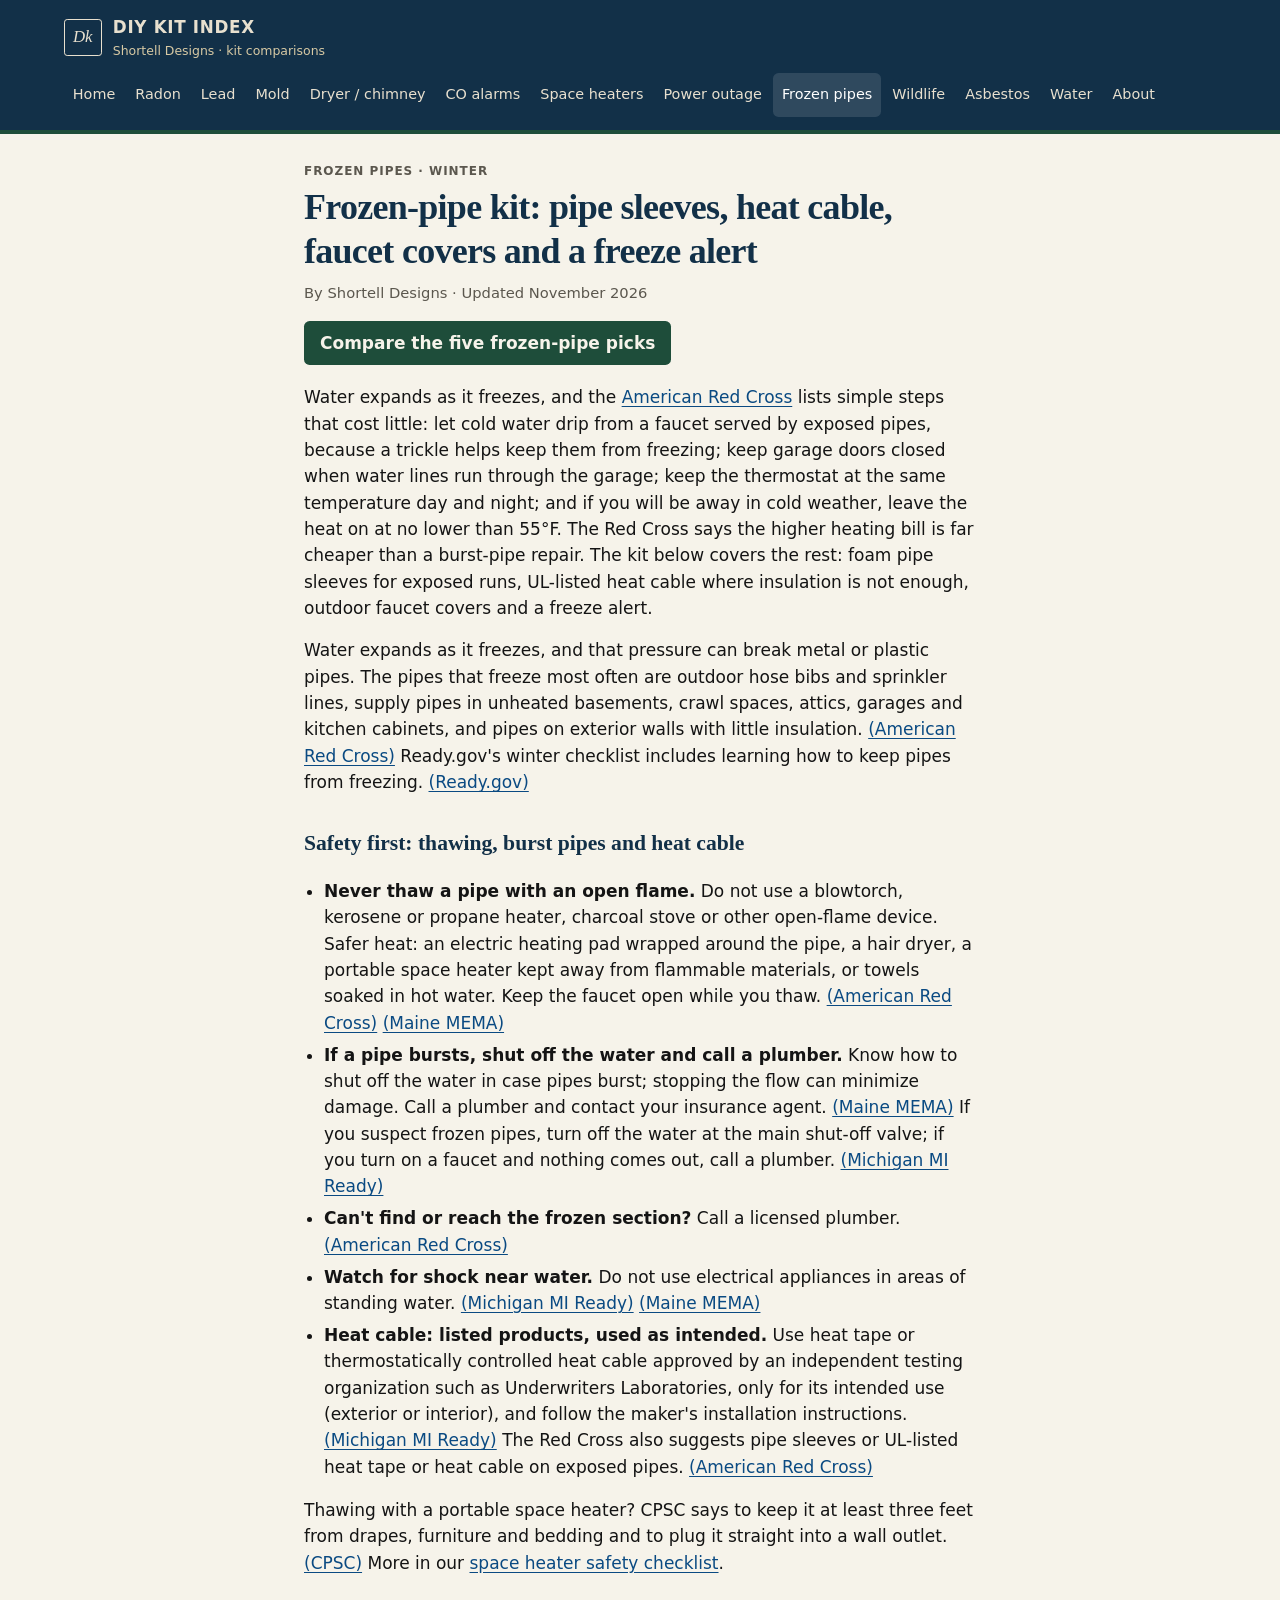
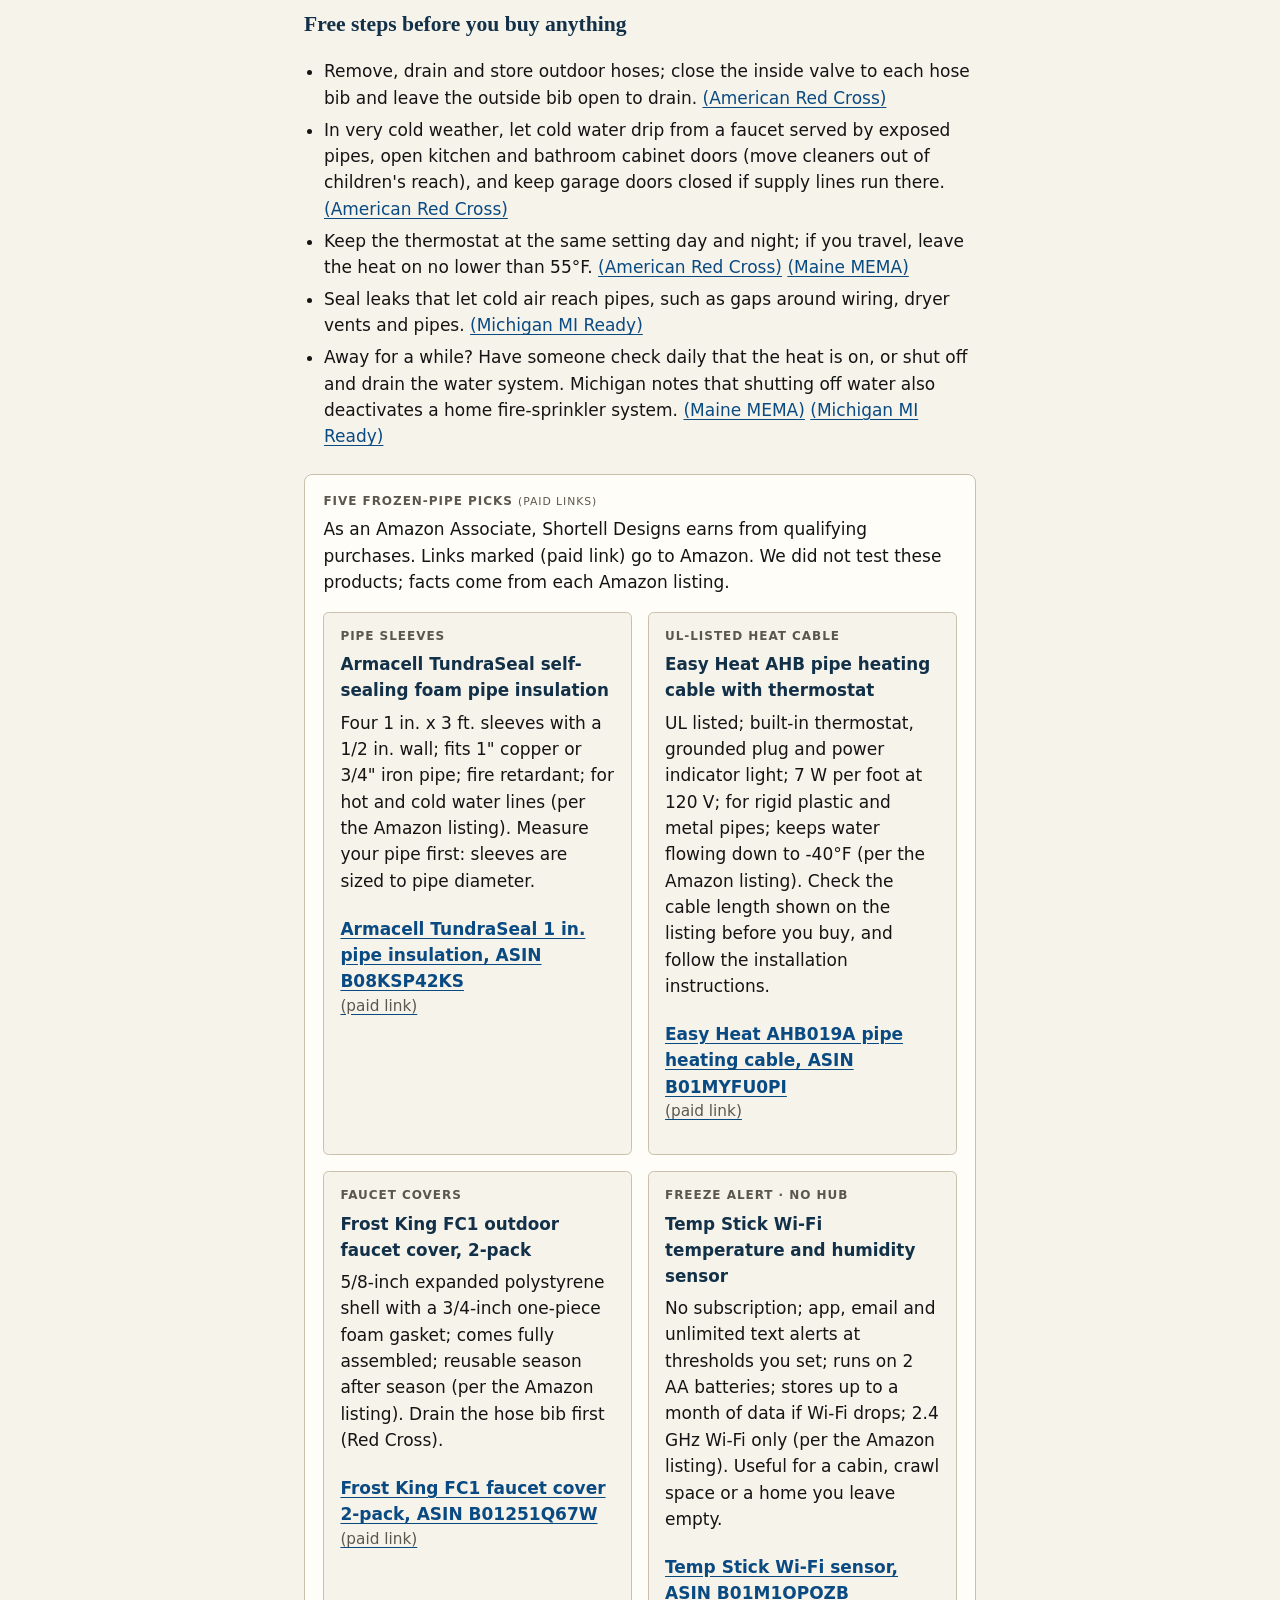
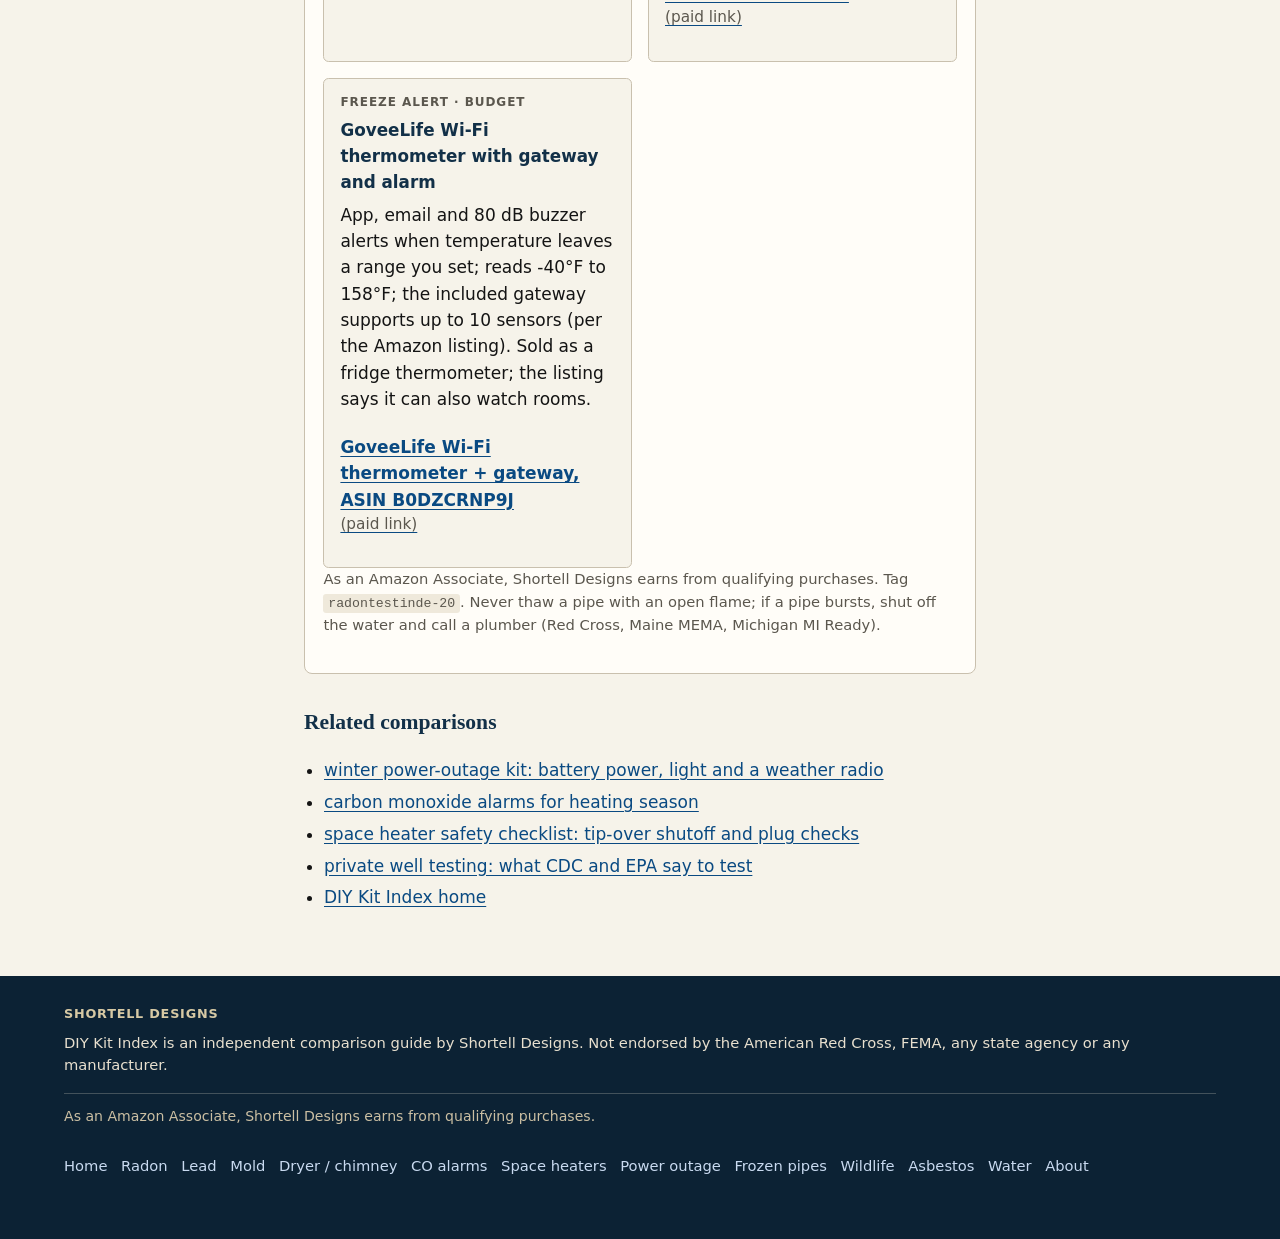
<file: frozen-pipe-kit.html>
<!DOCTYPE html>
<html lang="en">
<head>
  <meta charset="utf-8">
  <meta name="viewport" content="width=device-width, initial-scale=1">
  <title>Frozen Pipes: Prevention Kit and Red Cross Steps</title>
  <meta name="description" content="Red Cross: keep heat at 55°F or higher when away and let exposed faucets drip. Sleeves, heat cable, faucet covers and freeze alerts. Paid links.">
  <link rel="stylesheet" href="css/style.css">
  <link rel="canonical" href="https://shortelldesigns.github.io/diy-kit-index/frozen-pipe-kit.html">
</head>
<body>
  <a class="skip" href="#main">Skip to content</a>
  <header class="site-header">
    <div class="header-inner">
      <a class="brand" href="index.html">
        <span class="brand-mark" aria-hidden="true">Dk</span>
        <span class="brand-text">
          <span class="brand-name">DIY Kit Index</span>
          <span class="brand-sub">Shortell Designs · kit comparisons</span>
        </span>
      </a>
            <nav aria-label="Primary">
        <a href="index.html">Home</a>
        <a href="radon-test-kits.html">Radon</a>
        <a href="lead-paint-test-kits.html">Lead</a>
        <a href="mold-diy-kits.html">Mold</a>
        <a href="dryer-vent-chimney-diy.html">Dryer / chimney</a>
        <a href="carbon-monoxide-alarms.html">CO alarms</a>
        <a href="space-heater-safety.html">Space heaters</a>
        <a href="power-outage-kit.html">Power outage</a>
        <a href="frozen-pipe-kit.html" aria-current="page">Frozen pipes</a>
        <a href="wildlife-exclusion.html">Wildlife</a>
        <a href="asbestos-diy.html">Asbestos</a>
        <a href="water-filter-methods.html">Water</a>
        <a href="about.html">About</a>
      </nav>
    </div>
  </header>
  <main id="main">
    <article class="wrap-prose prose">
      <p class="kicker">Frozen pipes · winter</p>
      <h1>Frozen-pipe kit: pipe sleeves, heat cable, faucet covers and a freeze alert</h1>
      <p class="meta">By Shortell Designs · Updated November 2026</p>
      <p class="fold-cta"><a class="jump" href="#picks">Compare the five frozen-pipe picks</a></p>
      <p class="intro">Water expands as it freezes, and the <a href="https://www.redcross.org/get-help/how-to-prepare-for-emergencies/types-of-emergencies/winter-storm/frozen-pipes.html">American Red Cross</a> lists simple steps that cost little: let cold water drip from a faucet served by exposed pipes, because a trickle helps keep them from freezing; keep garage doors closed when water lines run through the garage; keep the thermostat at the same temperature day and night; and if you will be away in cold weather, leave the heat on at no lower than 55°F. The Red Cross says the higher heating bill is far cheaper than a burst-pipe repair. The kit below covers the rest: foam pipe sleeves for exposed runs, UL-listed heat cable where insulation is not enough, outdoor faucet covers and a freeze alert.</p>
      <p>Water expands as it freezes, and that pressure can break metal or plastic pipes. The pipes that freeze most often are outdoor hose bibs and sprinkler lines, supply pipes in unheated basements, crawl spaces, attics, garages and kitchen cabinets, and pipes on exterior walls with little insulation. <a href="https://www.redcross.org/get-help/how-to-prepare-for-emergencies/types-of-emergencies/winter-storm/frozen-pipes.html">(American Red Cross)</a> Ready.gov's winter checklist includes learning how to keep pipes from freezing. <a href="https://www.ready.gov/winter">(Ready.gov)</a></p>

      <h2>Safety first: thawing, burst pipes and heat cable</h2>
      <ul>
        <li><strong>Never thaw a pipe with an open flame.</strong> Do not use a blowtorch, kerosene or propane heater, charcoal stove or other open-flame device. Safer heat: an electric heating pad wrapped around the pipe, a hair dryer, a portable space heater kept away from flammable materials, or towels soaked in hot water. Keep the faucet open while you thaw. <a href="https://www.redcross.org/get-help/how-to-prepare-for-emergencies/types-of-emergencies/winter-storm/frozen-pipes.html">(American Red Cross)</a> <a href="https://www.maine.gov/mema/maine-prepares/home-preparedness/preventing-thawing-frozen-pipes">(Maine MEMA)</a></li>
        <li><strong>If a pipe bursts, shut off the water and call a plumber.</strong> Know how to shut off the water in case pipes burst; stopping the flow can minimize damage. Call a plumber and contact your insurance agent. <a href="https://www.maine.gov/mema/maine-prepares/home-preparedness/preventing-thawing-frozen-pipes">(Maine MEMA)</a> If you suspect frozen pipes, turn off the water at the main shut-off valve; if you turn on a faucet and nothing comes out, call a plumber. <a href="https://www.michigan.gov/miready/be-informed/winter-prep/preventing-frozen-pipes">(Michigan MI Ready)</a></li>
        <li><strong>Can't find or reach the frozen section?</strong> Call a licensed plumber. <a href="https://www.redcross.org/get-help/how-to-prepare-for-emergencies/types-of-emergencies/winter-storm/frozen-pipes.html">(American Red Cross)</a></li>
        <li><strong>Watch for shock near water.</strong> Do not use electrical appliances in areas of standing water. <a href="https://www.michigan.gov/miready/be-informed/winter-prep/preventing-frozen-pipes">(Michigan MI Ready)</a> <a href="https://www.maine.gov/mema/maine-prepares/home-preparedness/preventing-thawing-frozen-pipes">(Maine MEMA)</a></li>
        <li><strong>Heat cable: listed products, used as intended.</strong> Use heat tape or thermostatically controlled heat cable approved by an independent testing organization such as Underwriters Laboratories, only for its intended use (exterior or interior), and follow the maker's installation instructions. <a href="https://www.michigan.gov/miready/be-informed/winter-prep/preventing-frozen-pipes">(Michigan MI Ready)</a> The Red Cross also suggests pipe sleeves or UL-listed heat tape or heat cable on exposed pipes. <a href="https://www.redcross.org/get-help/how-to-prepare-for-emergencies/types-of-emergencies/winter-storm/frozen-pipes.html">(American Red Cross)</a></li>
      </ul>
      <p>Thawing with a portable space heater? CPSC says to keep it at least three feet from drapes, furniture and bedding and to plug it straight into a wall outlet. <a href="https://www.cpsc.gov/Newsroom/News-Releases/2026/Keep-Warm-and-Safe-This-Winter-Tips-for-Using-Generators-Furnaces-and-Space-Heaters">(CPSC)</a> More in our <a href="space-heater-safety.html">space heater safety checklist</a>.</p>

      <h2>Free steps before you buy anything</h2>
      <ul>
        <li>Remove, drain and store outdoor hoses; close the inside valve to each hose bib and leave the outside bib open to drain. <a href="https://www.redcross.org/get-help/how-to-prepare-for-emergencies/types-of-emergencies/winter-storm/frozen-pipes.html">(American Red Cross)</a></li>
        <li>In very cold weather, let cold water drip from a faucet served by exposed pipes, open kitchen and bathroom cabinet doors (move cleaners out of children's reach), and keep garage doors closed if supply lines run there. <a href="https://www.redcross.org/get-help/how-to-prepare-for-emergencies/types-of-emergencies/winter-storm/frozen-pipes.html">(American Red Cross)</a></li>
        <li>Keep the thermostat at the same setting day and night; if you travel, leave the heat on no lower than 55°F. <a href="https://www.redcross.org/get-help/how-to-prepare-for-emergencies/types-of-emergencies/winter-storm/frozen-pipes.html">(American Red Cross)</a> <a href="https://www.maine.gov/mema/maine-prepares/home-preparedness/preventing-thawing-frozen-pipes">(Maine MEMA)</a></li>
        <li>Seal leaks that let cold air reach pipes, such as gaps around wiring, dryer vents and pipes. <a href="https://www.michigan.gov/miready/be-informed/winter-prep/preventing-frozen-pipes">(Michigan MI Ready)</a></li>
        <li>Away for a while? Have someone check daily that the heat is on, or shut off and drain the water system. Michigan notes that shutting off water also deactivates a home fire-sprinkler system. <a href="https://www.maine.gov/mema/maine-prepares/home-preparedness/preventing-thawing-frozen-pipes">(Maine MEMA)</a> <a href="https://www.michigan.gov/miready/be-informed/winter-prep/preventing-frozen-pipes">(Michigan MI Ready)</a></li>
      </ul>

      <div class="kit-block" id="picks">
        <p class="kicker">Five frozen-pipe picks <span class="paid">(paid links)</span></p>
        <p class="pick-note">As an Amazon Associate, Shortell Designs earns from qualifying purchases. Links marked (paid link) go to Amazon. We did not test these products; facts come from each Amazon listing.</p>
        <div class="kits">
          <article class="kit"><p class="kicker">Pipe sleeves</p><h3>Armacell TundraSeal self-sealing foam pipe insulation</h3><p>Four 1 in. x 3 ft. sleeves with a 1/2 in. wall; fits 1" copper or 3/4" iron pipe; fire retardant; for hot and cold water lines (per the Amazon listing). Measure your pipe first: sleeves are sized to pipe diameter.</p><p><a rel="sponsored nofollow" class="kit-link" href="https://www.amazon.com/dp/B08KSP42KS/?tag=radontestinde-20">Armacell TundraSeal 1 in. pipe insulation, ASIN B08KSP42KS <span class="paid">(paid link)</span></a></p></article>
          <article class="kit"><p class="kicker">UL-listed heat cable</p><h3>Easy Heat AHB pipe heating cable with thermostat</h3><p>UL listed; built-in thermostat, grounded plug and power indicator light; 7 W per foot at 120 V; for rigid plastic and metal pipes; keeps water flowing down to -40°F (per the Amazon listing). Check the cable length shown on the listing before you buy, and follow the installation instructions.</p><p><a rel="sponsored nofollow" class="kit-link" href="https://www.amazon.com/dp/B01MYFU0PI/?tag=radontestinde-20">Easy Heat AHB019A pipe heating cable, ASIN B01MYFU0PI <span class="paid">(paid link)</span></a></p></article>
          <article class="kit"><p class="kicker">Faucet covers</p><h3>Frost King FC1 outdoor faucet cover, 2-pack</h3><p>5/8-inch expanded polystyrene shell with a 3/4-inch one-piece foam gasket; comes fully assembled; reusable season after season (per the Amazon listing). Drain the hose bib first (Red Cross).</p><p><a rel="sponsored nofollow" class="kit-link" href="https://www.amazon.com/dp/B01251Q67W/?tag=radontestinde-20">Frost King FC1 faucet cover 2-pack, ASIN B01251Q67W <span class="paid">(paid link)</span></a></p></article>
          <article class="kit"><p class="kicker">Freeze alert · no hub</p><h3>Temp Stick Wi-Fi temperature and humidity sensor</h3><p>No subscription; app, email and unlimited text alerts at thresholds you set; runs on 2 AA batteries; stores up to a month of data if Wi-Fi drops; 2.4 GHz Wi-Fi only (per the Amazon listing). Useful for a cabin, crawl space or a home you leave empty.</p><p><a rel="sponsored nofollow" class="kit-link" href="https://www.amazon.com/dp/B01M1OPOZB/?tag=radontestinde-20">Temp Stick Wi-Fi sensor, ASIN B01M1OPOZB <span class="paid">(paid link)</span></a></p></article>
          <article class="kit"><p class="kicker">Freeze alert · budget</p><h3>GoveeLife Wi-Fi thermometer with gateway and alarm</h3><p>App, email and 80 dB buzzer alerts when temperature leaves a range you set; reads -40°F to 158°F; the included gateway supports up to 10 sensors (per the Amazon listing). Sold as a fridge thermometer; the listing says it can also watch rooms.</p><p><a rel="sponsored nofollow" class="kit-link" href="https://www.amazon.com/dp/B0DZCRNP9J/?tag=radontestinde-20">GoveeLife Wi-Fi thermometer + gateway, ASIN B0DZCRNP9J <span class="paid">(paid link)</span></a></p></article>
        </div>
        <p class="meta">As an Amazon Associate, Shortell Designs earns from qualifying purchases. Tag <code>radontestinde-20</code>. Never thaw a pipe with an open flame; if a pipe bursts, shut off the water and call a plumber (Red Cross, Maine MEMA, Michigan MI Ready).</p>
      </div>

      <h2>Related comparisons</h2>
      <ul>
        <li><a href="power-outage-kit.html">winter power-outage kit: battery power, light and a weather radio</a></li>
        <li><a href="carbon-monoxide-alarms.html">carbon monoxide alarms for heating season</a></li>
        <li><a href="space-heater-safety.html">space heater safety checklist: tip-over shutoff and plug checks</a></li>
        <li><a href="https://shortelldesigns.github.io/well-labs-index/test-private-well.html">private well testing: what CDC and EPA say to test</a></li>
        <li><a href="index.html">DIY Kit Index home</a></li>
      </ul>
    </article>
  </main>
  <footer class="site-footer">
    <div class="wrap">
      <p class="byline">Shortell Designs</p>
      <p>DIY Kit Index is an independent comparison guide by Shortell Designs. Not endorsed by the American Red Cross, FEMA, any state agency or any manufacturer.</p>
      <p class="assoc">As an Amazon Associate, Shortell Designs earns from qualifying purchases.</p>
            <p class="foot-nav">
        <a href="index.html">Home</a>
        <a href="radon-test-kits.html">Radon</a>
        <a href="lead-paint-test-kits.html">Lead</a>
        <a href="mold-diy-kits.html">Mold</a>
        <a href="dryer-vent-chimney-diy.html">Dryer / chimney</a>
        <a href="carbon-monoxide-alarms.html">CO alarms</a>
        <a href="space-heater-safety.html">Space heaters</a>
        <a href="power-outage-kit.html">Power outage</a>
        <a href="frozen-pipe-kit.html">Frozen pipes</a>
        <a href="wildlife-exclusion.html">Wildlife</a>
        <a href="asbestos-diy.html">Asbestos</a>
        <a href="water-filter-methods.html">Water</a>
        <a href="about.html">About</a>
      </p>
    </div>
  </footer>
</body>
</html>
</file>
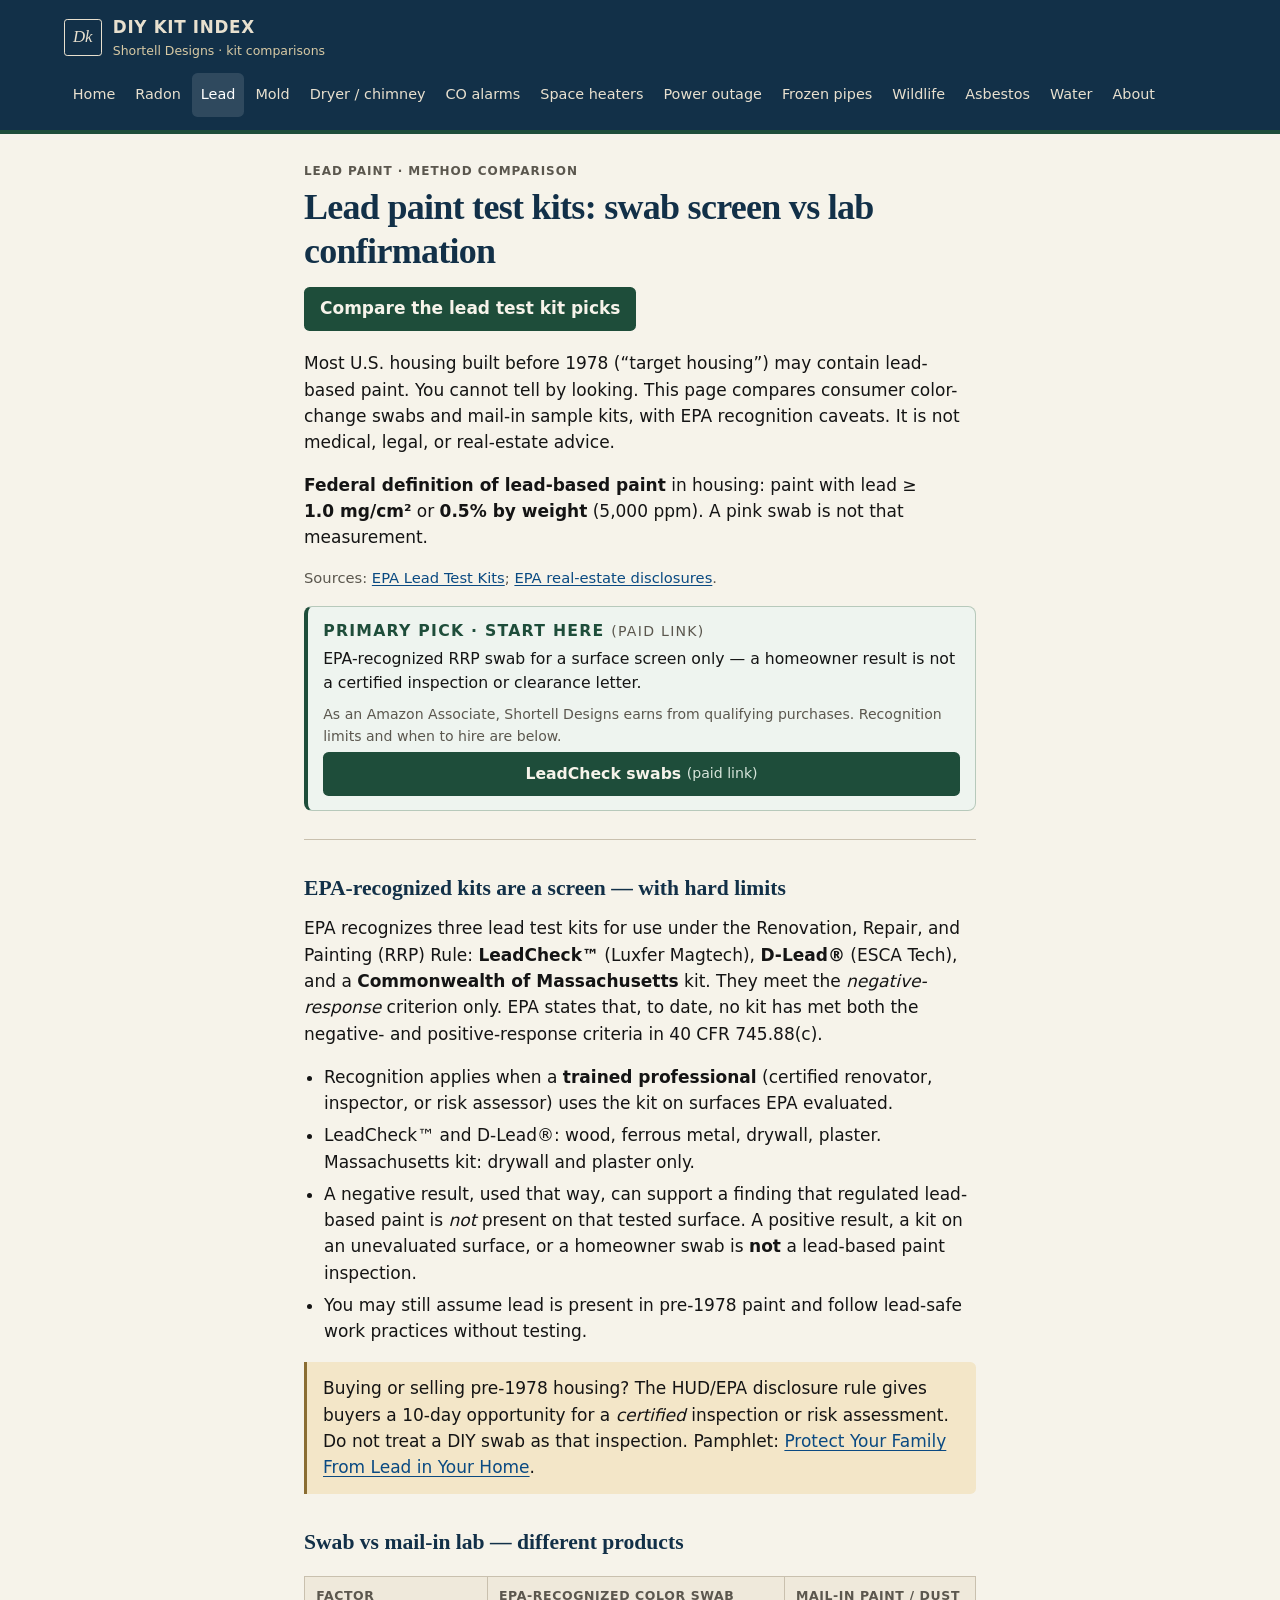
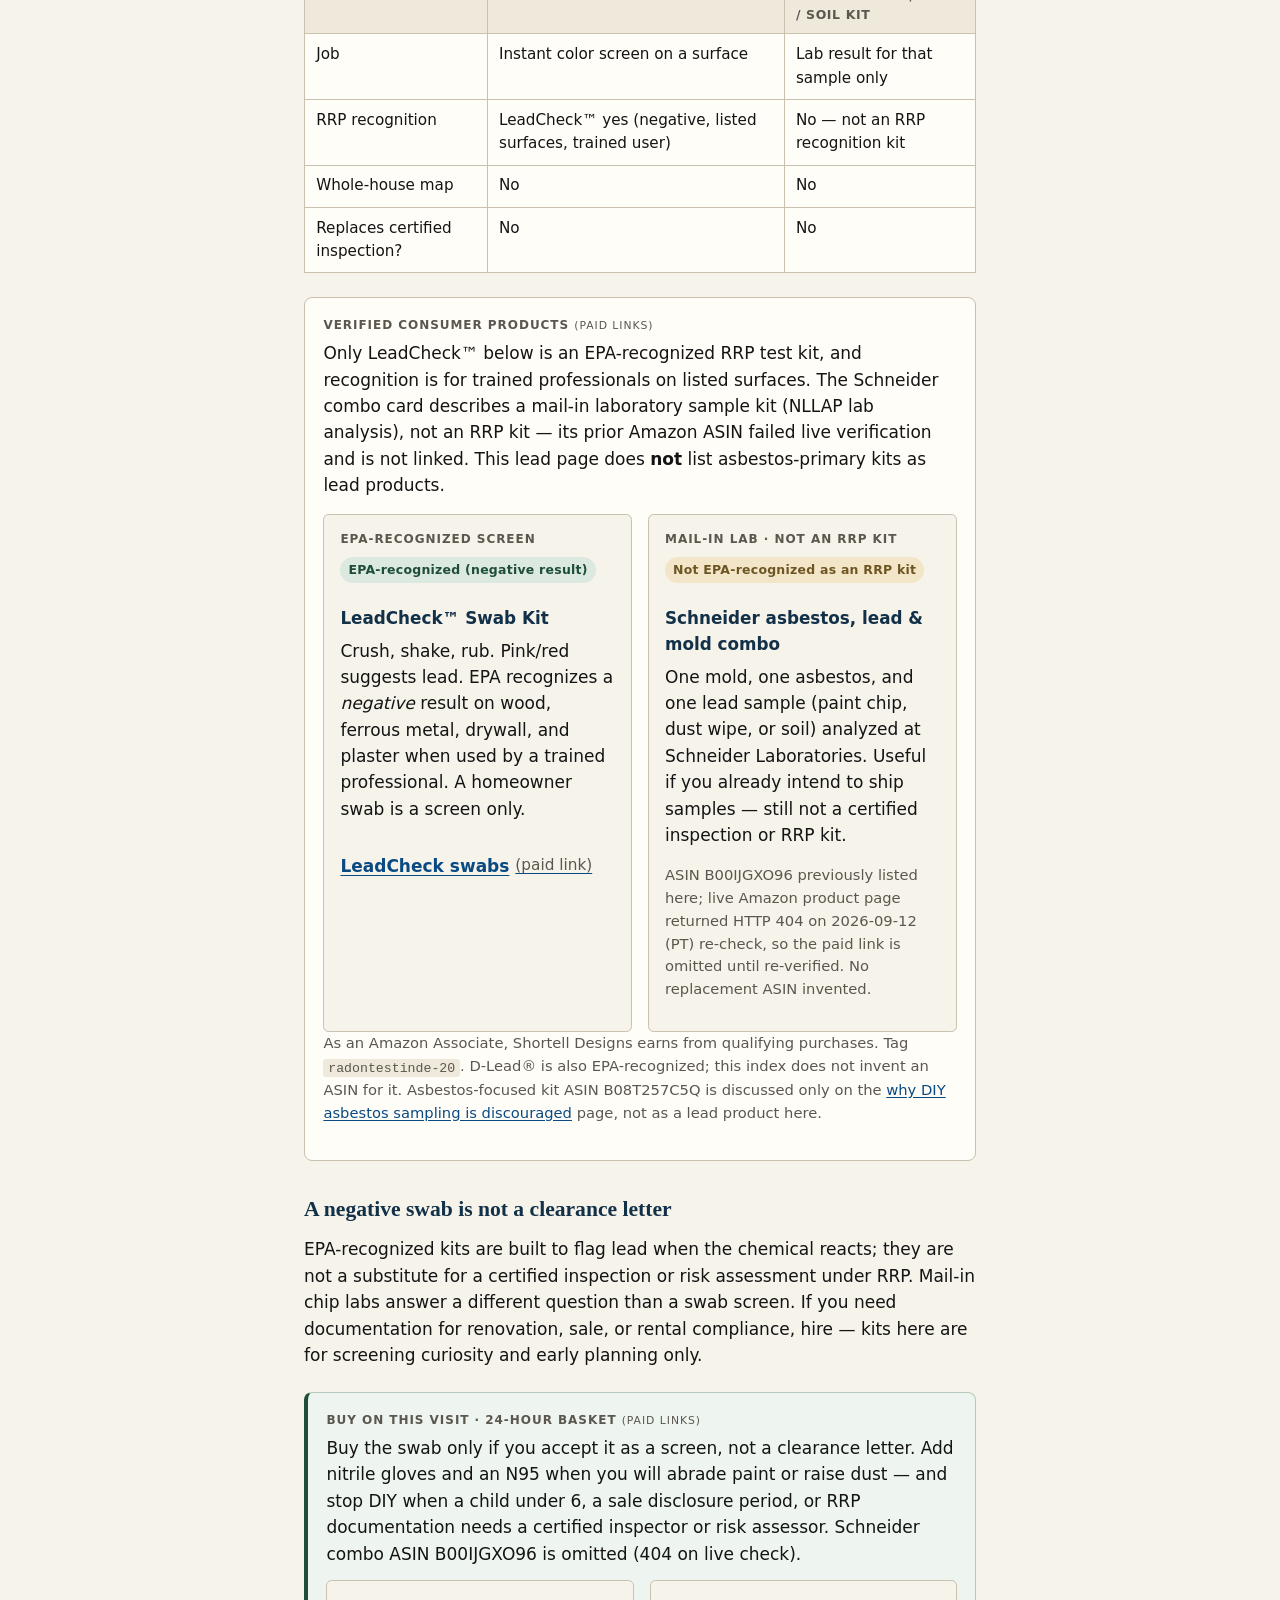
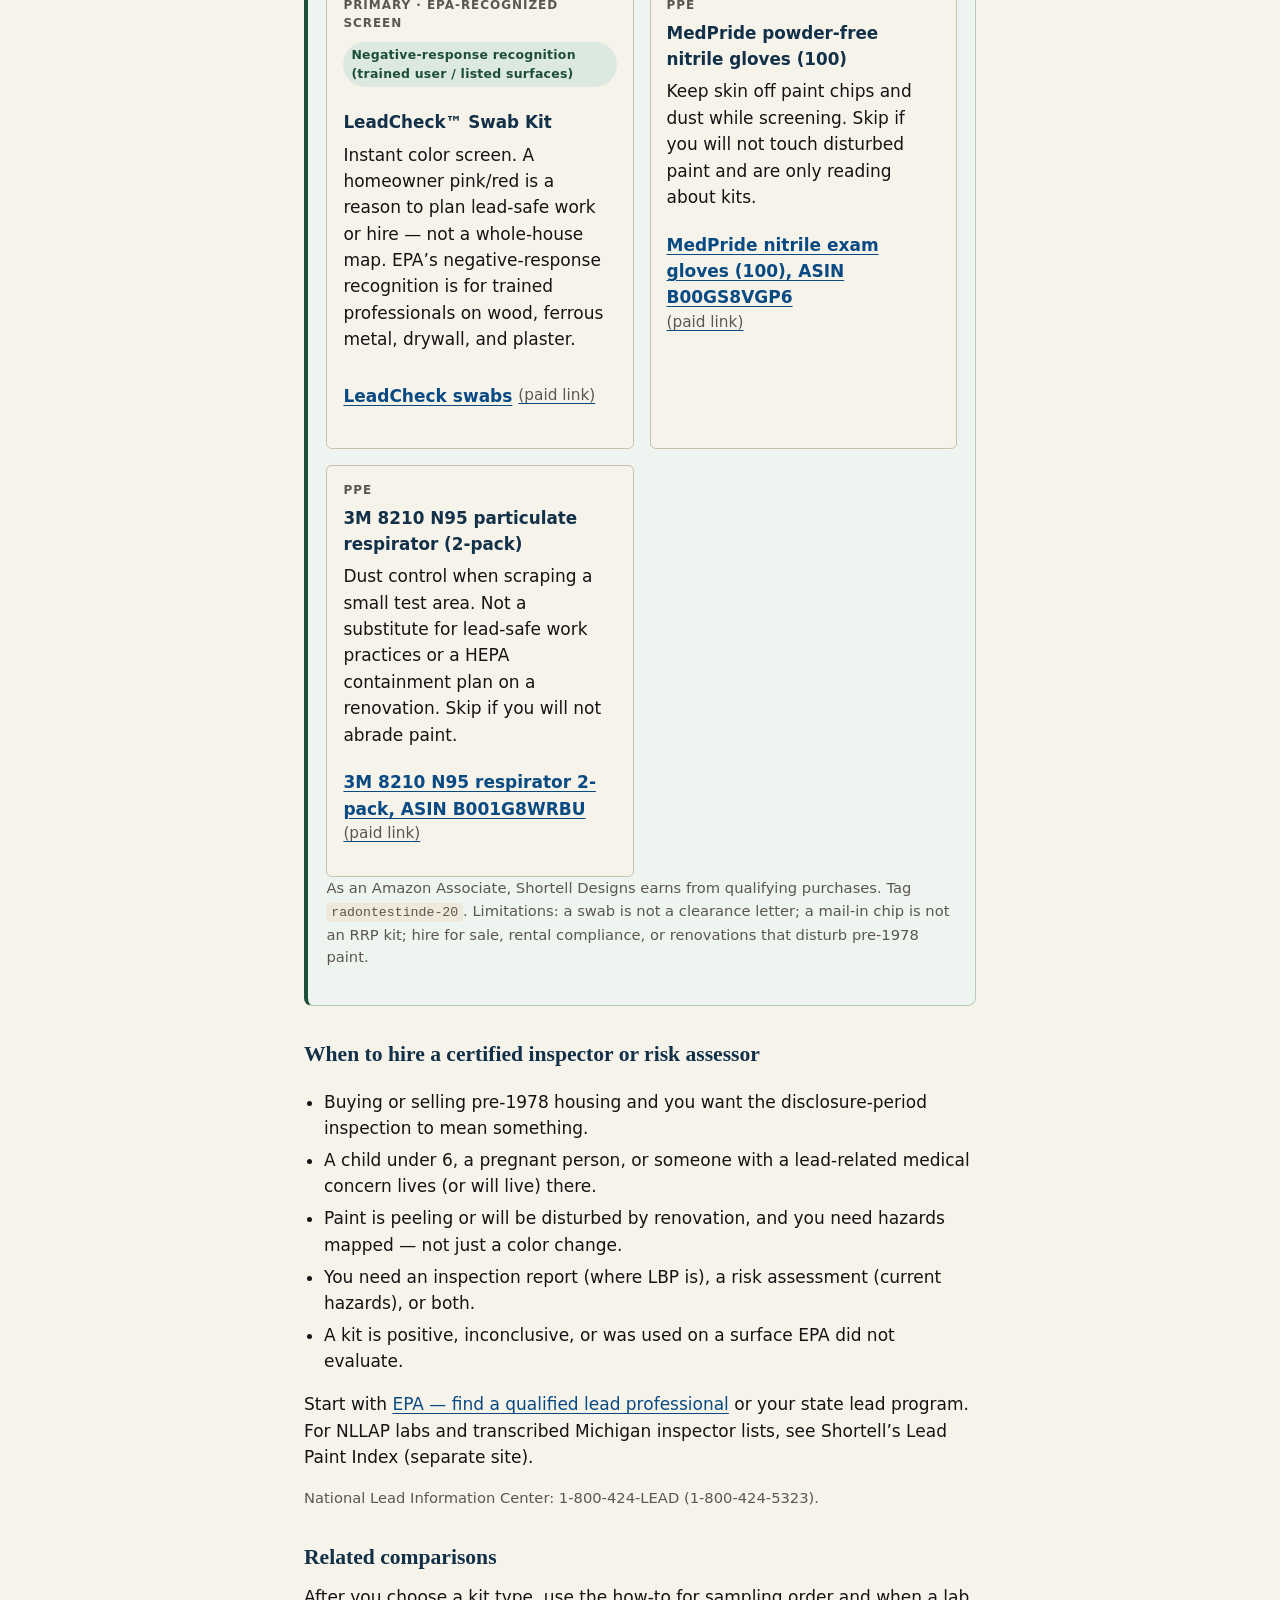
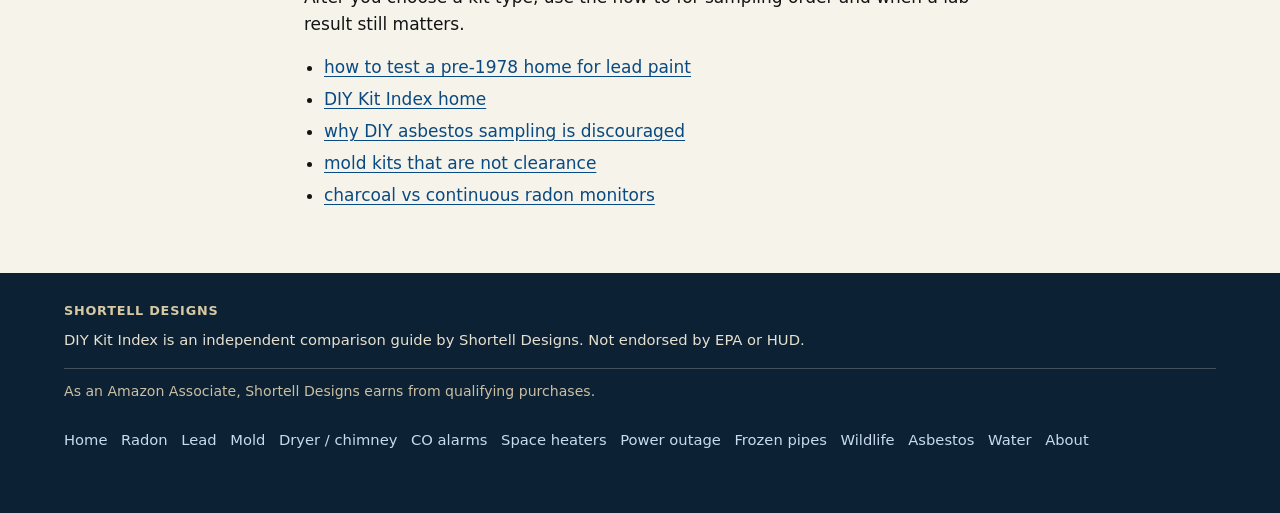
<file: lead-paint-test-kits.html>
<!DOCTYPE html>
<html lang="en">
<head>
  <meta charset="utf-8">
  <meta name="viewport" content="width=device-width, initial-scale=1">
  <title>Lead Paint Kits: Swab Screen vs Lab Confirmation</title>
  <meta name="description" content="EPA-recognized RRP swabs (negative-response only) vs mail-in paint/dust/soil kits. Neither replaces a certified lead inspection or risk assessment.">
  <link rel="stylesheet" href="css/style.css">
  <link rel="canonical" href="https://shortelldesigns.github.io/diy-kit-index/lead-paint-test-kits.html">
</head>
<body>
  <a class="skip" href="#main">Skip to content</a>
  <header class="site-header">
    <div class="header-inner">
      <a class="brand" href="index.html">
        <span class="brand-mark" aria-hidden="true">Dk</span>
        <span class="brand-text">
          <span class="brand-name">DIY Kit Index</span>
          <span class="brand-sub">Shortell Designs · kit comparisons</span>
        </span>
      </a>
            <nav aria-label="Primary">
        <a href="index.html">Home</a>
        <a href="radon-test-kits.html">Radon</a>
        <a href="lead-paint-test-kits.html" aria-current="page">Lead</a>
        <a href="mold-diy-kits.html">Mold</a>
        <a href="dryer-vent-chimney-diy.html">Dryer / chimney</a>
        <a href="carbon-monoxide-alarms.html">CO alarms</a>
        <a href="space-heater-safety.html">Space heaters</a>
        <a href="power-outage-kit.html">Power outage</a>
        <a href="frozen-pipe-kit.html">Frozen pipes</a>
        <a href="wildlife-exclusion.html">Wildlife</a>
        <a href="asbestos-diy.html">Asbestos</a>
        <a href="water-filter-methods.html">Water</a>
        <a href="about.html">About</a>
      </nav>
    </div>
  </header>
  <main id="main">
    <article class="wrap-prose prose">
      <p class="kicker">Lead paint · method comparison</p>
      <h1>Lead paint test kits: swab screen vs lab confirmation</h1>
      <p class="fold-cta"><a class="jump" href="#picks">Compare the lead test kit picks</a></p>
      <p>Most U.S. housing built before 1978 (“target housing”) may contain lead-based paint. You cannot tell by looking. This page compares consumer color-change swabs and mail-in sample kits, with EPA recognition caveats. It is not medical, legal, or real-estate advice.</p>
      <p><strong>Federal definition of lead-based paint</strong> in housing: paint with lead ≥ <strong>1.0&nbsp;mg/cm²</strong> or <strong>0.5% by weight</strong> (5,000&nbsp;ppm). A pink swab is not that measurement.</p>
      <p class="meta">Sources: <a href="https://www.epa.gov/lead/testkits">EPA Lead Test Kits</a>; <a href="https://www.epa.gov/lead/real-estate-disclosures-about-potential-lead-hazards">EPA real-estate disclosures</a>.</p>

      <aside class="primary-pick" id="picks" aria-label="Primary kit pick">
        <p class="kicker">Primary pick · start here <span class="paid">(paid link)</span></p>
        <p>EPA-recognized RRP swab for a surface screen only — a homeowner result is not a certified inspection or clearance letter.</p>
        <p class="pick-note">As an Amazon Associate, Shortell Designs earns from qualifying purchases. Recognition limits and when to hire are below.</p>
        <ul class="pick-links">
          <li><a rel="sponsored nofollow" class="kit-link" href="https://www.amazon.com/s?k=3M+LeadCheck+swabs&amp;tag=radontestinde-20">LeadCheck swabs <span class="paid">(paid link)</span></a></li>
        </ul>
      </aside>

      <hr>
      <h2>EPA-recognized kits are a screen — with hard limits</h2>
      <p>EPA recognizes three lead test kits for use under the Renovation, Repair, and Painting (RRP) Rule: <strong>LeadCheck™</strong> (Luxfer Magtech), <strong>D-Lead®</strong> (ESCA Tech), and a <strong>Commonwealth of Massachusetts</strong> kit. They meet the <em>negative-response</em> criterion only. EPA states that, to date, no kit has met both the negative- and positive-response criteria in 40 CFR 745.88(c).</p>
      <ul>
        <li>Recognition applies when a <strong>trained professional</strong> (certified renovator, inspector, or risk assessor) uses the kit on surfaces EPA evaluated.</li>
        <li>LeadCheck™ and D-Lead®: wood, ferrous metal, drywall, plaster. Massachusetts kit: drywall and plaster only.</li>
        <li>A negative result, used that way, can support a finding that regulated lead-based paint is <em>not</em> present on that tested surface. A positive result, a kit on an unevaluated surface, or a homeowner swab is <strong>not</strong> a lead-based paint inspection.</li>
        <li>You may still assume lead is present in pre-1978 paint and follow lead-safe work practices without testing.</li>
      </ul>

      <div class="note">
        <p>Buying or selling pre-1978 housing? The HUD/EPA disclosure rule gives buyers a 10-day opportunity for a <em>certified</em> inspection or risk assessment. Do not treat a DIY swab as that inspection. Pamphlet: <a href="https://www.epa.gov/lead/reduce-risk-lead-exposure-home">Protect Your Family From Lead in Your Home</a>.</p>
      </div>

      <h2>Swab vs mail-in lab — different products</h2>
      <table class="compare">
        <thead>
          <tr>
            <th>Factor</th>
            <th>EPA-recognized color swab</th>
            <th>Mail-in paint / dust / soil kit</th>
          </tr>
        </thead>
        <tbody>
          <tr>
            <td>Job</td>
            <td>Instant color screen on a surface</td>
            <td>Lab result for that sample only</td>
          </tr>
          <tr>
            <td>RRP recognition</td>
            <td>LeadCheck™ yes (negative, listed surfaces, trained user)</td>
            <td>No — not an RRP recognition kit</td>
          </tr>
          <tr>
            <td>Whole-house map</td>
            <td>No</td>
            <td>No</td>
          </tr>
          <tr>
            <td>Replaces certified inspection?</td>
            <td>No</td>
            <td>No</td>
          </tr>
        </tbody>
      </table>

      <div class="kit-block">
        <p class="kicker">Verified consumer products <span class="paid">(paid links)</span></p>
        <p class="kit-lead">Only LeadCheck™ below is an EPA-recognized RRP test kit, and recognition is for trained professionals on listed surfaces. The Schneider combo card describes a mail-in laboratory sample kit (NLLAP lab analysis), not an RRP kit — its prior Amazon ASIN failed live verification and is not linked. This lead page does <strong>not</strong> list asbestos-primary kits as lead products.</p>
        <div class="kits">
          <article class="kit">
            <p class="kicker">EPA-recognized screen</p>
            <p><span class="rec rec-yes">EPA-recognized (negative result)</span></p>
            <h3>LeadCheck™ Swab Kit</h3>
            <p>Crush, shake, rub. Pink/red suggests lead. EPA recognizes a <em>negative</em> result on wood, ferrous metal, drywall, and plaster when used by a trained professional. A homeowner swab is a screen only.</p>
            <p><a rel="sponsored nofollow" class="kit-link" href="https://www.amazon.com/s?k=3M+LeadCheck+swabs&amp;tag=radontestinde-20">LeadCheck swabs <span class="paid">(paid link)</span></a></p>
          </article>
          <article class="kit">
            <p class="kicker">Mail-in lab · not an RRP kit</p>
            <p><span class="rec rec-no">Not EPA-recognized as an RRP kit</span></p>
            <h3>Schneider asbestos, lead &amp; mold combo</h3>
            <p>One mold, one asbestos, and one lead sample (paint chip, dust wipe, or soil) analyzed at Schneider Laboratories. Useful if you already intend to ship samples — still not a certified inspection or RRP kit.</p>
            <p class="meta">ASIN B00IJGXO96 previously listed here; live Amazon product page returned HTTP 404 on 2026-09-12 (PT) re-check, so the paid link is omitted until re-verified. No replacement ASIN invented.</p>
          </article>
        </div>
        <p class="meta">As an Amazon Associate, Shortell Designs earns from qualifying purchases. Tag <code>radontestinde-20</code>. D-Lead® is also EPA-recognized; this index does not invent an ASIN for it. Asbestos-focused kit ASIN B08T257C5Q is discussed only on the <a href="asbestos-diy.html">why DIY asbestos sampling is discouraged</a> page, not as a lead product here.</p>
      </div>


      <h2>A negative swab is not a clearance letter</h2>
      <p>EPA-recognized kits are built to flag lead when the chemical reacts; they are not a substitute for a certified inspection or risk assessment under RRP. Mail-in chip labs answer a different question than a swab screen. If you need documentation for renovation, sale, or rental compliance, hire — kits here are for screening curiosity and early planning only.</p>


      <div class="kit-block basket-block" id="buy-on-this-visit">
        <p class="kicker">Buy on this visit · 24-hour basket <span class="paid">(paid links)</span></p>
        <p class="kit-lead">Buy the swab only if you accept it as a screen, not a clearance letter. Add nitrile gloves and an N95 when you will abrade paint or raise dust — and stop DIY when a child under 6, a sale disclosure period, or RRP documentation needs a certified inspector or risk assessor. Schneider combo ASIN B00IJGXO96 is omitted (404 on live check).</p>
        <div class="kits">
          <article class="kit">
            <p class="kicker">Primary · EPA-recognized screen</p>
            <p><span class="rec rec-yes">Negative-response recognition (trained user / listed surfaces)</span></p>
            <h3>LeadCheck™ Swab Kit</h3>
            <p>Instant color screen. A homeowner pink/red is a reason to plan lead-safe work or hire — not a whole-house map. EPA’s negative-response recognition is for trained professionals on wood, ferrous metal, drywall, and plaster.</p>
            <p><a rel="sponsored nofollow" class="kit-link" href="https://www.amazon.com/s?k=3M+LeadCheck+swabs&amp;tag=radontestinde-20">LeadCheck swabs <span class="paid">(paid link)</span></a></p>
          </article>
          <article class="kit">
            <p class="kicker">PPE</p>
            <h3>MedPride powder-free nitrile gloves (100)</h3>
            <p>Keep skin off paint chips and dust while screening. Skip if you will not touch disturbed paint and are only reading about kits.</p>
            <p><a rel="sponsored nofollow" class="kit-link" href="https://www.amazon.com/dp/B00GS8VGP6/?tag=radontestinde-20">MedPride nitrile exam gloves (100), ASIN B00GS8VGP6 <span class="paid">(paid link)</span></a></p>
          </article>
          <article class="kit">
            <p class="kicker">PPE</p>
            <h3>3M 8210 N95 particulate respirator (2-pack)</h3>
            <p>Dust control when scraping a small test area. Not a substitute for lead-safe work practices or a HEPA containment plan on a renovation. Skip if you will not abrade paint.</p>
            <p><a rel="sponsored nofollow" class="kit-link" href="https://www.amazon.com/dp/B001G8WRBU/?tag=radontestinde-20">3M 8210 N95 respirator 2-pack, ASIN B001G8WRBU <span class="paid">(paid link)</span></a></p>
          </article>
        </div>
        <p class="meta">As an Amazon Associate, Shortell Designs earns from qualifying purchases. Tag <code>radontestinde-20</code>. Limitations: a swab is not a clearance letter; a mail-in chip is not an RRP kit; hire for sale, rental compliance, or renovations that disturb pre-1978 paint.</p>
      </div>

      <h2>When to hire a certified inspector or risk assessor</h2>
      <ul>
        <li>Buying or selling pre-1978 housing and you want the disclosure-period inspection to mean something.</li>
        <li>A child under 6, a pregnant person, or someone with a lead-related medical concern lives (or will live) there.</li>
        <li>Paint is peeling or will be disturbed by renovation, and you need hazards mapped — not just a color change.</li>
        <li>You need an inspection report (where LBP is), a risk assessment (current hazards), or both.</li>
        <li>A kit is positive, inconclusive, or was used on a surface EPA did not evaluate.</li>
      </ul>
      <p>Start with <a href="https://www.epa.gov/lead/lead-abatement-inspection-and-risk-assessment">EPA — find a qualified lead professional</a> or your state lead program. For NLLAP labs and transcribed Michigan inspector lists, see Shortell’s Lead Paint Index (separate site).</p>
      <p class="meta">National Lead Information Center: 1-800-424-LEAD (1-800-424-5323).</p>
      <h2>Related comparisons</h2>
      <p>After you choose a kit type, use the how-to for sampling order and when a lab result still matters.</p>
      <ul>
        <li><a href="https://shortelldesigns.github.io/lead-paint-index/how-to.html">how to test a pre-1978 home for lead paint</a></li>
        <li><a href="index.html">DIY Kit Index home</a></li>
        <li><a href="asbestos-diy.html">why DIY asbestos sampling is discouraged</a></li>
        <li><a href="mold-diy-kits.html">mold kits that are not clearance</a></li>
        <li><a href="radon-test-kits.html">charcoal vs continuous radon monitors</a></li>
      </ul>
    </article>
  </main>
  <footer class="site-footer">
    <div class="wrap">
      <p class="byline">Shortell Designs</p>
      <p>DIY Kit Index is an independent comparison guide by Shortell Designs. Not endorsed by EPA or HUD.</p>
      <p class="assoc">As an Amazon Associate, Shortell Designs earns from qualifying purchases.</p>
            <p class="foot-nav">
        <a href="index.html">Home</a>
        <a href="radon-test-kits.html">Radon</a>
        <a href="lead-paint-test-kits.html">Lead</a>
        <a href="mold-diy-kits.html">Mold</a>
        <a href="dryer-vent-chimney-diy.html">Dryer / chimney</a>
        <a href="carbon-monoxide-alarms.html">CO alarms</a>
        <a href="space-heater-safety.html">Space heaters</a>
        <a href="power-outage-kit.html">Power outage</a>
        <a href="frozen-pipe-kit.html">Frozen pipes</a>
        <a href="wildlife-exclusion.html">Wildlife</a>
        <a href="asbestos-diy.html">Asbestos</a>
        <a href="water-filter-methods.html">Water</a>
        <a href="about.html">About</a>
      </p>
    </div>
  </footer>
</body>
</html>
</file>
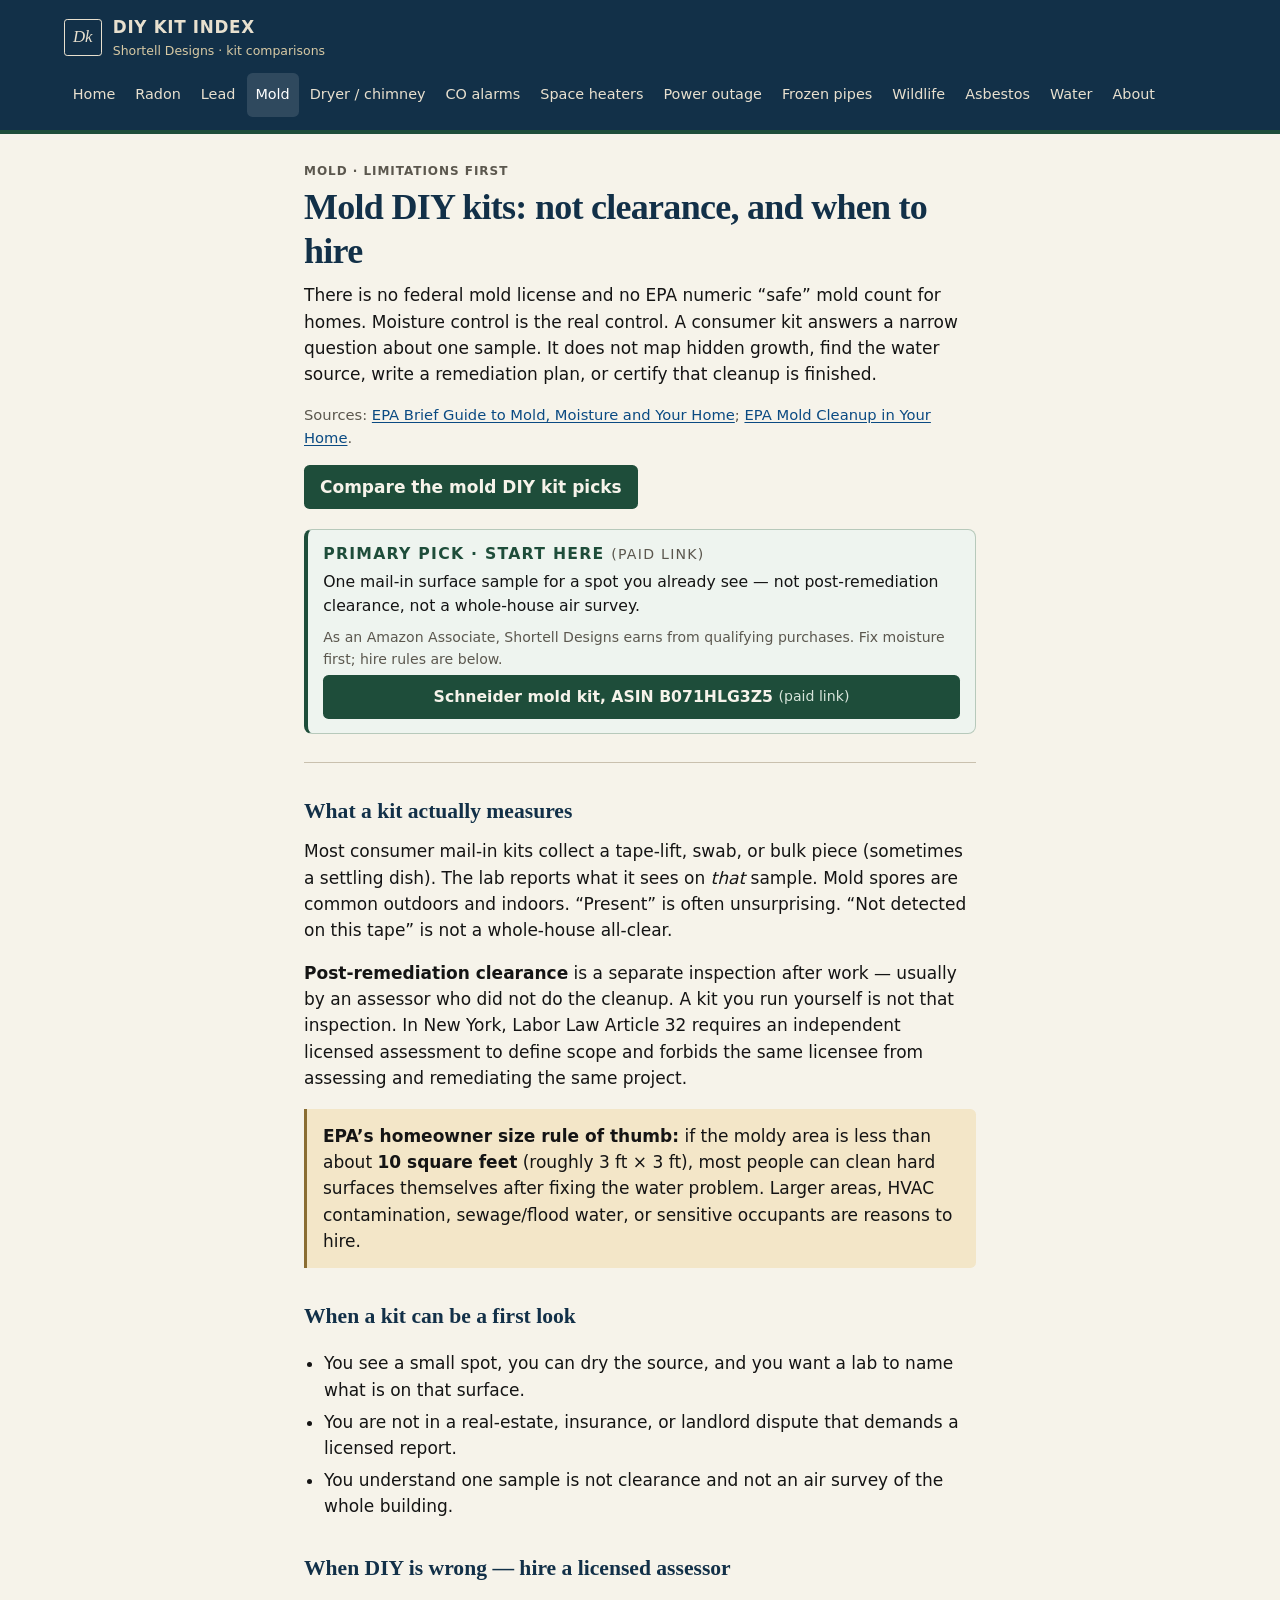
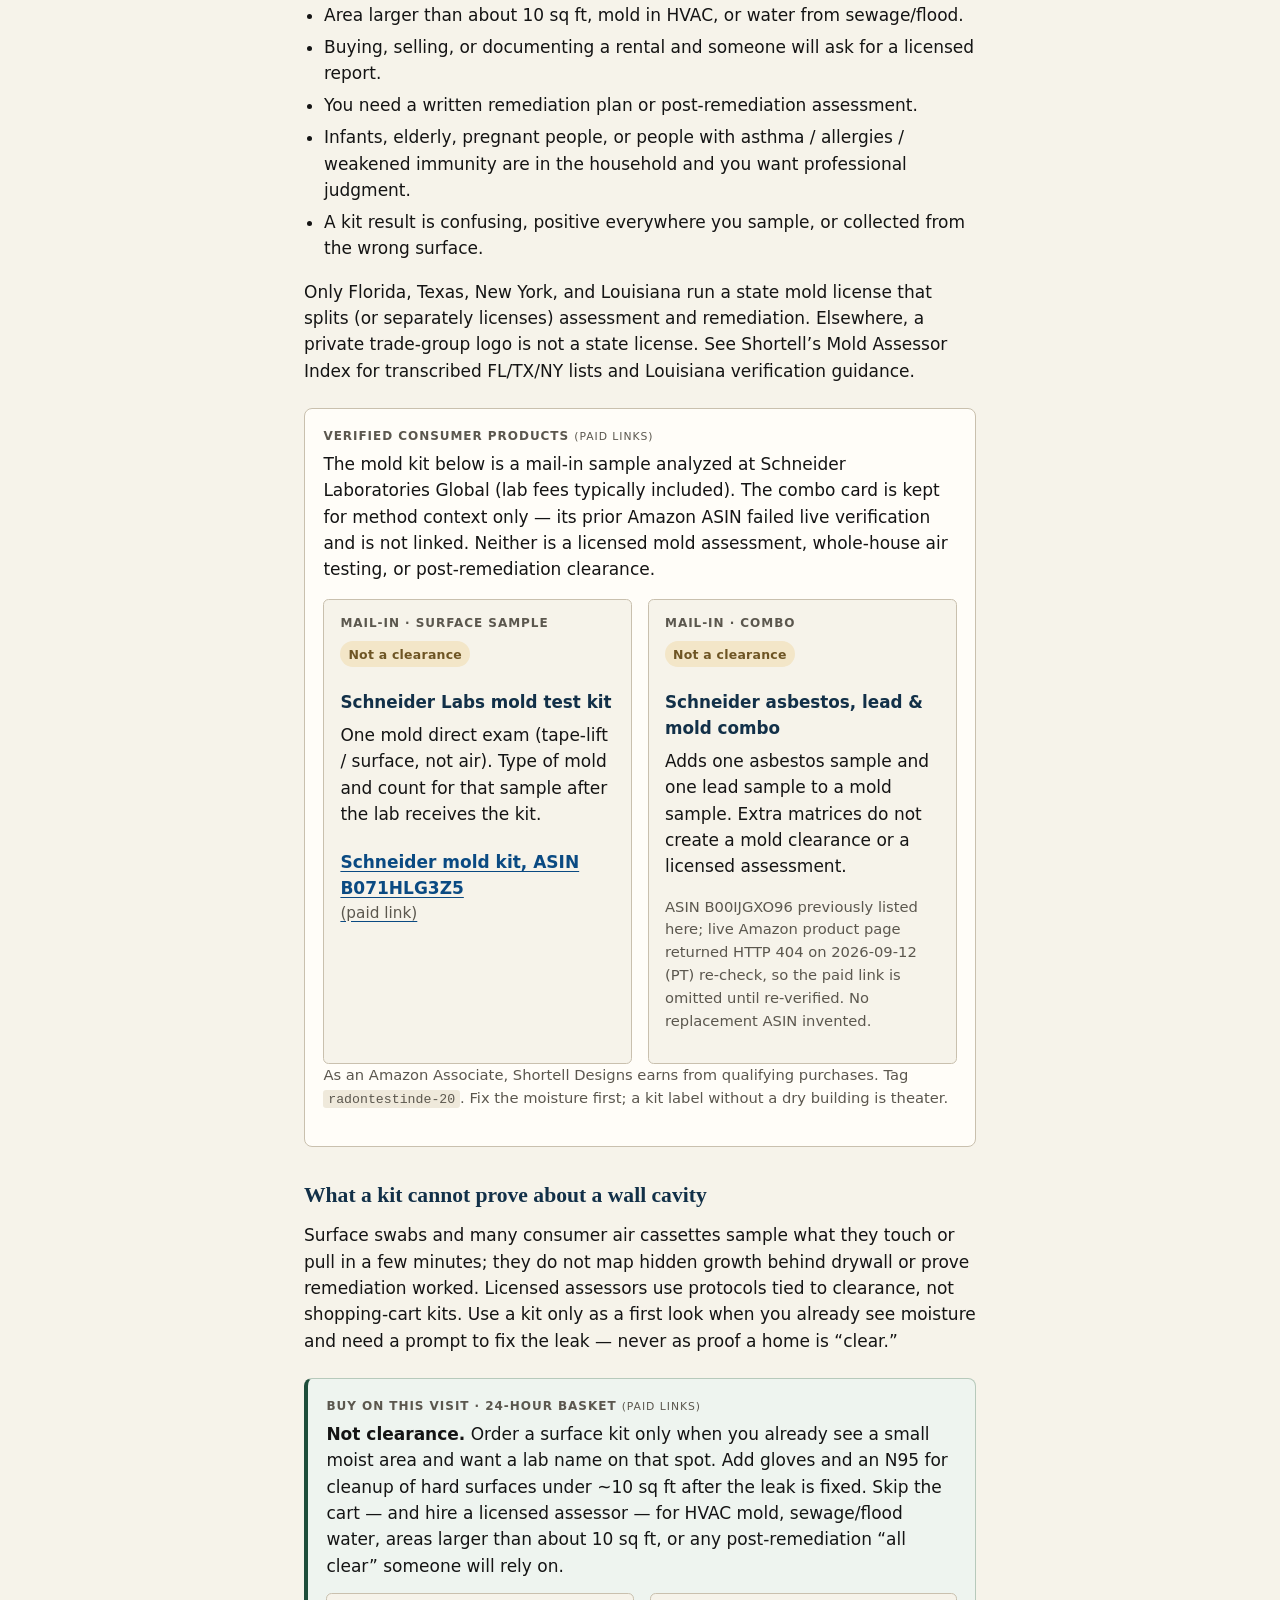
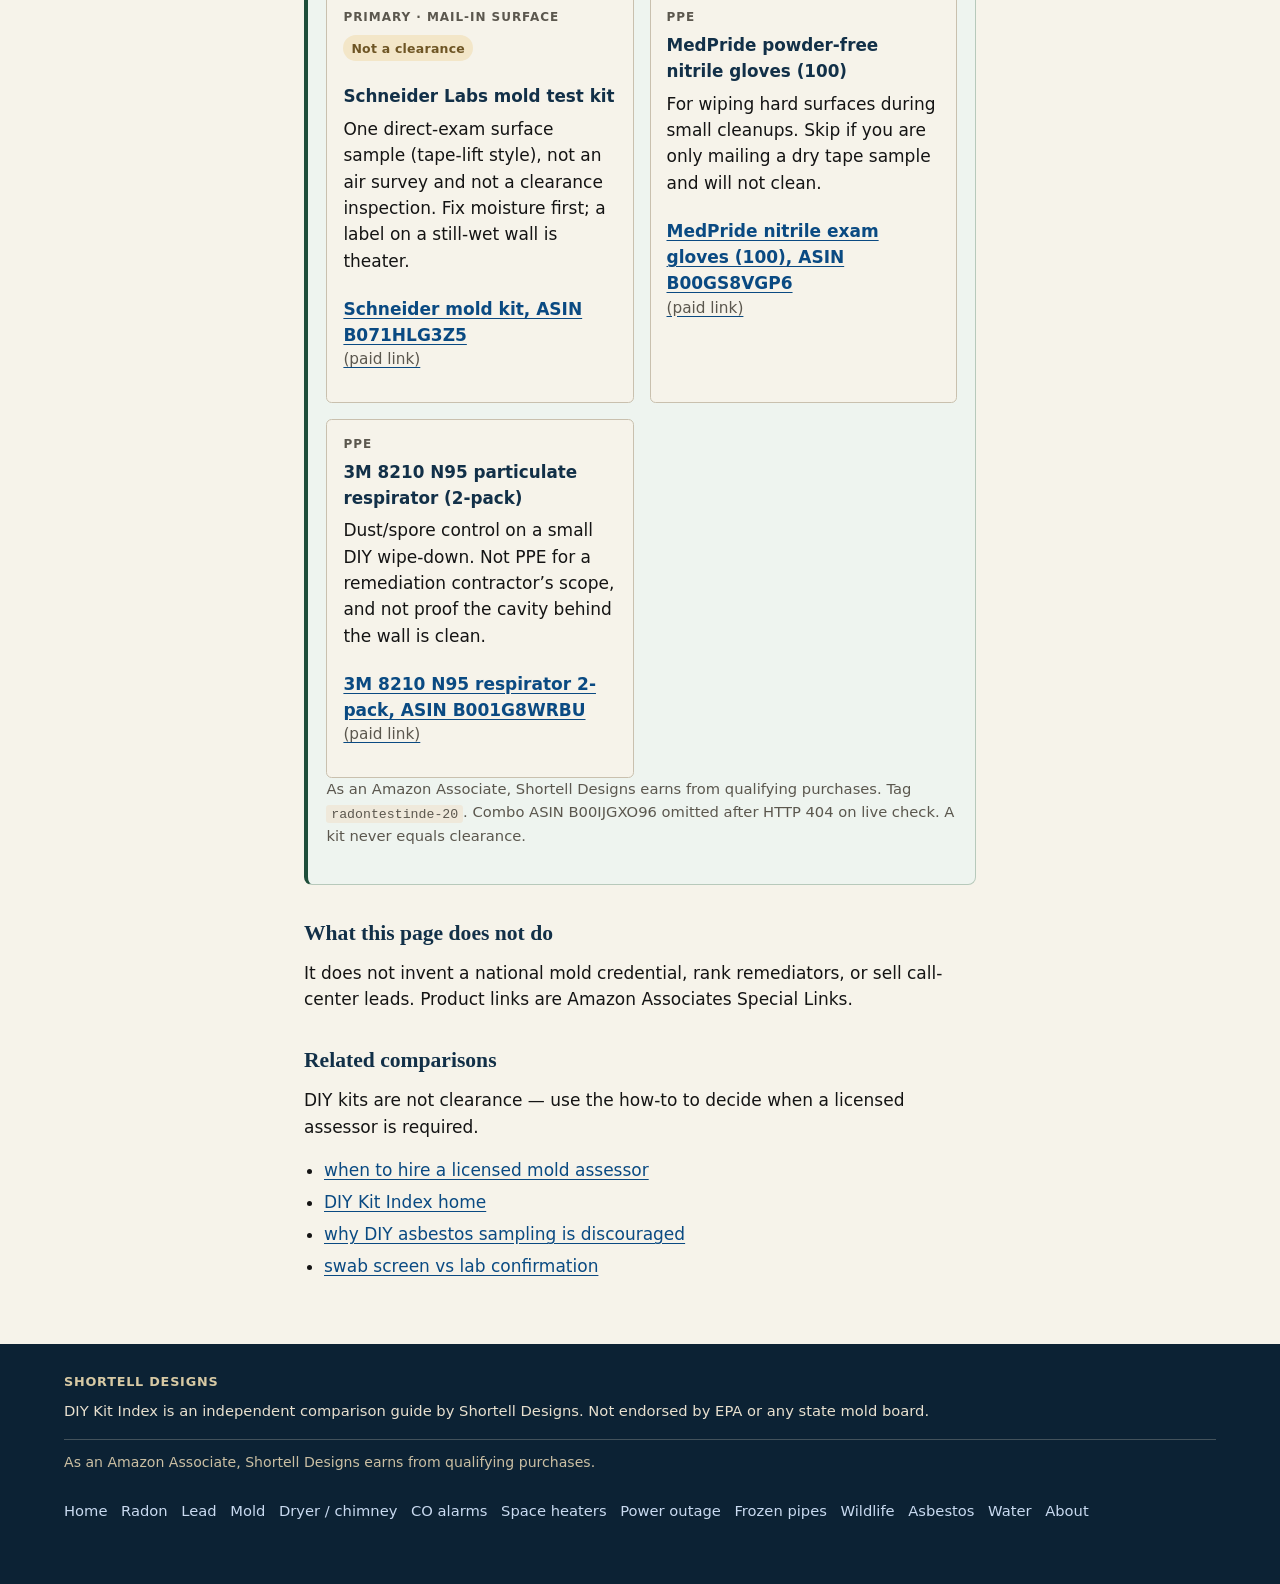
<file: mold-diy-kits.html>
<!DOCTYPE html>
<html lang="en">
<head>
  <meta charset="utf-8">
  <meta name="viewport" content="width=device-width, initial-scale=1">
  <title>Mold DIY Kits: Not Clearance — When to Hire</title>
  <meta name="description" content="A tape-lift or swab is one sample, not post-remediation clearance. EPA’s ~10 sq ft DIY cleanup rule of thumb, and when a licensed mold assessor is safer.">
  <link rel="stylesheet" href="css/style.css">
  <link rel="canonical" href="https://shortelldesigns.github.io/diy-kit-index/mold-diy-kits.html">
</head>
<body>
  <a class="skip" href="#main">Skip to content</a>
  <header class="site-header">
    <div class="header-inner">
      <a class="brand" href="index.html">
        <span class="brand-mark" aria-hidden="true">Dk</span>
        <span class="brand-text">
          <span class="brand-name">DIY Kit Index</span>
          <span class="brand-sub">Shortell Designs · kit comparisons</span>
        </span>
      </a>
            <nav aria-label="Primary">
        <a href="index.html">Home</a>
        <a href="radon-test-kits.html">Radon</a>
        <a href="lead-paint-test-kits.html">Lead</a>
        <a href="mold-diy-kits.html" aria-current="page">Mold</a>
        <a href="dryer-vent-chimney-diy.html">Dryer / chimney</a>
        <a href="carbon-monoxide-alarms.html">CO alarms</a>
        <a href="space-heater-safety.html">Space heaters</a>
        <a href="power-outage-kit.html">Power outage</a>
        <a href="frozen-pipe-kit.html">Frozen pipes</a>
        <a href="wildlife-exclusion.html">Wildlife</a>
        <a href="asbestos-diy.html">Asbestos</a>
        <a href="water-filter-methods.html">Water</a>
        <a href="about.html">About</a>
      </nav>
    </div>
  </header>
  <main id="main">
    <article class="wrap-prose prose">
      <p class="kicker">Mold · limitations first</p>
      <h1>Mold DIY kits: not clearance, and when to hire</h1>
      <p>There is no federal mold license and no EPA numeric “safe” mold count for homes. Moisture control is the real control. A consumer kit answers a narrow question about one sample. It does not map hidden growth, find the water source, write a remediation plan, or certify that cleanup is finished.</p>
      <p class="meta">Sources: <a href="https://www.epa.gov/mold/brief-guide-mold-moisture-and-your-home">EPA Brief Guide to Mold, Moisture and Your Home</a>; <a href="https://www.epa.gov/mold/mold-cleanup-your-home">EPA Mold Cleanup in Your Home</a>.</p>

      <p class="fold-cta"><a class="jump" href="#picks">Compare the mold DIY kit picks</a></p>
      <aside class="primary-pick" id="picks" aria-label="Primary kit pick">
        <p class="kicker">Primary pick · start here <span class="paid">(paid link)</span></p>
        <p>One mail-in surface sample for a spot you already see — not post-remediation clearance, not a whole-house air survey.</p>
        <p class="pick-note">As an Amazon Associate, Shortell Designs earns from qualifying purchases. Fix moisture first; hire rules are below.</p>
        <ul class="pick-links">
          <li><a rel="sponsored nofollow" class="kit-link" href="https://www.amazon.com/dp/B071HLG3Z5/?tag=radontestinde-20">Schneider mold kit, ASIN B071HLG3Z5 <span class="paid">(paid link)</span></a></li>
        </ul>
      </aside>

      <hr>
      <h2>What a kit actually measures</h2>
      <p>Most consumer mail-in kits collect a tape-lift, swab, or bulk piece (sometimes a settling dish). The lab reports what it sees on <em>that</em> sample. Mold spores are common outdoors and indoors. “Present” is often unsurprising. “Not detected on this tape” is not a whole-house all-clear.</p>
      <p><strong>Post-remediation clearance</strong> is a separate inspection after work — usually by an assessor who did not do the cleanup. A kit you run yourself is not that inspection. In New York, Labor Law Article 32 requires an independent licensed assessment to define scope and forbids the same licensee from assessing and remediating the same project.</p>

      <div class="note">
        <p><strong>EPA’s homeowner size rule of thumb:</strong> if the moldy area is less than about <strong>10 square feet</strong> (roughly 3&nbsp;ft × 3&nbsp;ft), most people can clean hard surfaces themselves after fixing the water problem. Larger areas, HVAC contamination, sewage/flood water, or sensitive occupants are reasons to hire.</p>
      </div>

      <h2>When a kit can be a first look</h2>
      <ul>
        <li>You see a small spot, you can dry the source, and you want a lab to name what is on that surface.</li>
        <li>You are not in a real-estate, insurance, or landlord dispute that demands a licensed report.</li>
        <li>You understand one sample is not clearance and not an air survey of the whole building.</li>
      </ul>

      <h2>When DIY is wrong — hire a licensed assessor</h2>
      <ul>
        <li>Area larger than about 10&nbsp;sq&nbsp;ft, mold in HVAC, or water from sewage/flood.</li>
        <li>Buying, selling, or documenting a rental and someone will ask for a licensed report.</li>
        <li>You need a written remediation plan or post-remediation assessment.</li>
        <li>Infants, elderly, pregnant people, or people with asthma / allergies / weakened immunity are in the household and you want professional judgment.</li>
        <li>A kit result is confusing, positive everywhere you sample, or collected from the wrong surface.</li>
      </ul>
      <p>Only Florida, Texas, New York, and Louisiana run a state mold license that splits (or separately licenses) assessment and remediation. Elsewhere, a private trade-group logo is not a state license. See Shortell’s Mold Assessor Index for transcribed FL/TX/NY lists and Louisiana verification guidance.</p>

      <div class="kit-block">
        <p class="kicker">Verified consumer products <span class="paid">(paid links)</span></p>
        <p class="kit-lead">The mold kit below is a mail-in sample analyzed at Schneider Laboratories Global (lab fees typically included). The combo card is kept for method context only — its prior Amazon ASIN failed live verification and is not linked. Neither is a licensed mold assessment, whole-house air testing, or post-remediation clearance.</p>
        <div class="kits">
          <article class="kit">
            <p class="kicker">Mail-in · surface sample</p>
            <p><span class="rec rec-no">Not a clearance</span></p>
            <h3>Schneider Labs mold test kit</h3>
            <p>One mold direct exam (tape-lift / surface, not air). Type of mold and count for that sample after the lab receives the kit.</p>
            <p><a rel="sponsored nofollow" class="kit-link" href="https://www.amazon.com/dp/B071HLG3Z5/?tag=radontestinde-20">Schneider mold kit, ASIN B071HLG3Z5 <span class="paid">(paid link)</span></a></p>
          </article>
          <article class="kit">
            <p class="kicker">Mail-in · combo</p>
            <p><span class="rec rec-no">Not a clearance</span></p>
            <h3>Schneider asbestos, lead &amp; mold combo</h3>
            <p>Adds one asbestos sample and one lead sample to a mold sample. Extra matrices do not create a mold clearance or a licensed assessment.</p>
            <p class="meta">ASIN B00IJGXO96 previously listed here; live Amazon product page returned HTTP 404 on 2026-09-12 (PT) re-check, so the paid link is omitted until re-verified. No replacement ASIN invented.</p>
          </article>
        </div>
        <p class="meta">As an Amazon Associate, Shortell Designs earns from qualifying purchases. Tag <code>radontestinde-20</code>. Fix the moisture first; a kit label without a dry building is theater.</p>
      </div>


      <h2>What a kit cannot prove about a wall cavity</h2>
      <p>Surface swabs and many consumer air cassettes sample what they touch or pull in a few minutes; they do not map hidden growth behind drywall or prove remediation worked. Licensed assessors use protocols tied to clearance, not shopping-cart kits. Use a kit only as a first look when you already see moisture and need a prompt to fix the leak — never as proof a home is “clear.”</p>


      <div class="kit-block basket-block" id="buy-on-this-visit">
        <p class="kicker">Buy on this visit · 24-hour basket <span class="paid">(paid links)</span></p>
        <p class="kit-lead"><strong>Not clearance.</strong> Order a surface kit only when you already see a small moist area and want a lab name on that spot. Add gloves and an N95 for cleanup of hard surfaces under ~10&nbsp;sq&nbsp;ft after the leak is fixed. Skip the cart — and hire a licensed assessor — for HVAC mold, sewage/flood water, areas larger than about 10&nbsp;sq&nbsp;ft, or any post-remediation “all clear” someone will rely on.</p>
        <div class="kits">
          <article class="kit">
            <p class="kicker">Primary · mail-in surface</p>
            <p><span class="rec rec-no">Not a clearance</span></p>
            <h3>Schneider Labs mold test kit</h3>
            <p>One direct-exam surface sample (tape-lift style), not an air survey and not a clearance inspection. Fix moisture first; a label on a still-wet wall is theater.</p>
            <p><a rel="sponsored nofollow" class="kit-link" href="https://www.amazon.com/dp/B071HLG3Z5/?tag=radontestinde-20">Schneider mold kit, ASIN B071HLG3Z5 <span class="paid">(paid link)</span></a></p>
          </article>
          <article class="kit">
            <p class="kicker">PPE</p>
            <h3>MedPride powder-free nitrile gloves (100)</h3>
            <p>For wiping hard surfaces during small cleanups. Skip if you are only mailing a dry tape sample and will not clean.</p>
            <p><a rel="sponsored nofollow" class="kit-link" href="https://www.amazon.com/dp/B00GS8VGP6/?tag=radontestinde-20">MedPride nitrile exam gloves (100), ASIN B00GS8VGP6 <span class="paid">(paid link)</span></a></p>
          </article>
          <article class="kit">
            <p class="kicker">PPE</p>
            <h3>3M 8210 N95 particulate respirator (2-pack)</h3>
            <p>Dust/spore control on a small DIY wipe-down. Not PPE for a remediation contractor’s scope, and not proof the cavity behind the wall is clean.</p>
            <p><a rel="sponsored nofollow" class="kit-link" href="https://www.amazon.com/dp/B001G8WRBU/?tag=radontestinde-20">3M 8210 N95 respirator 2-pack, ASIN B001G8WRBU <span class="paid">(paid link)</span></a></p>
          </article>
        </div>
        <p class="meta">As an Amazon Associate, Shortell Designs earns from qualifying purchases. Tag <code>radontestinde-20</code>. Combo ASIN B00IJGXO96 omitted after HTTP 404 on live check. A kit never equals clearance.</p>
      </div>

      <h2>What this page does not do</h2>
      <p>It does not invent a national mold credential, rank remediators, or sell call-center leads. Product links are Amazon Associates Special Links.</p>
      <h2>Related comparisons</h2>
      <p>DIY kits are not clearance — use the how-to to decide when a licensed assessor is required.</p>
      <ul>
        <li><a href="https://shortelldesigns.github.io/mold-assessor-index/how-to.html">when to hire a licensed mold assessor</a></li>
        <li><a href="index.html">DIY Kit Index home</a></li>
        <li><a href="asbestos-diy.html">why DIY asbestos sampling is discouraged</a></li>
        <li><a href="lead-paint-test-kits.html">swab screen vs lab confirmation</a></li>
      </ul>
    </article>
  </main>
  <footer class="site-footer">
    <div class="wrap">
      <p class="byline">Shortell Designs</p>
      <p>DIY Kit Index is an independent comparison guide by Shortell Designs. Not endorsed by EPA or any state mold board.</p>
      <p class="assoc">As an Amazon Associate, Shortell Designs earns from qualifying purchases.</p>
            <p class="foot-nav">
        <a href="index.html">Home</a>
        <a href="radon-test-kits.html">Radon</a>
        <a href="lead-paint-test-kits.html">Lead</a>
        <a href="mold-diy-kits.html">Mold</a>
        <a href="dryer-vent-chimney-diy.html">Dryer / chimney</a>
        <a href="carbon-monoxide-alarms.html">CO alarms</a>
        <a href="space-heater-safety.html">Space heaters</a>
        <a href="power-outage-kit.html">Power outage</a>
        <a href="frozen-pipe-kit.html">Frozen pipes</a>
        <a href="wildlife-exclusion.html">Wildlife</a>
        <a href="asbestos-diy.html">Asbestos</a>
        <a href="water-filter-methods.html">Water</a>
        <a href="about.html">About</a>
      </p>
    </div>
  </footer>
</body>
</html>
</file>
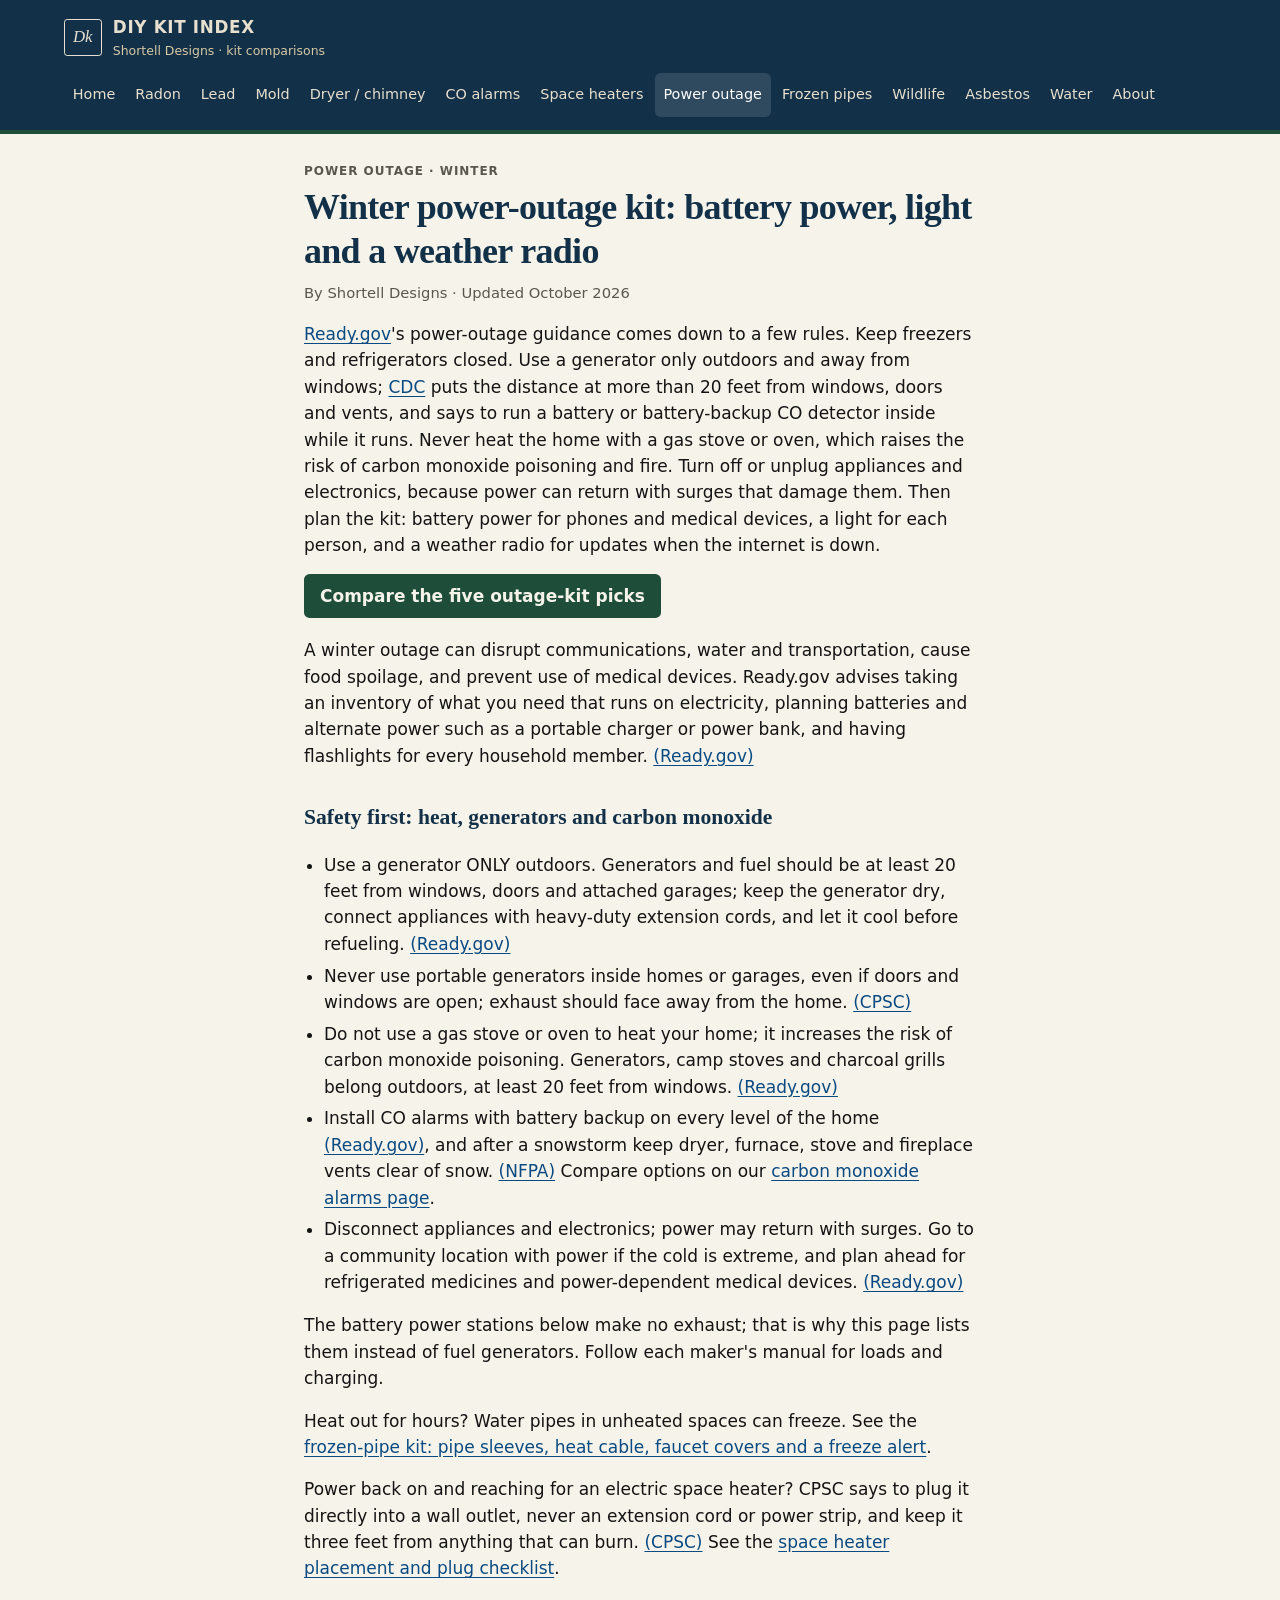
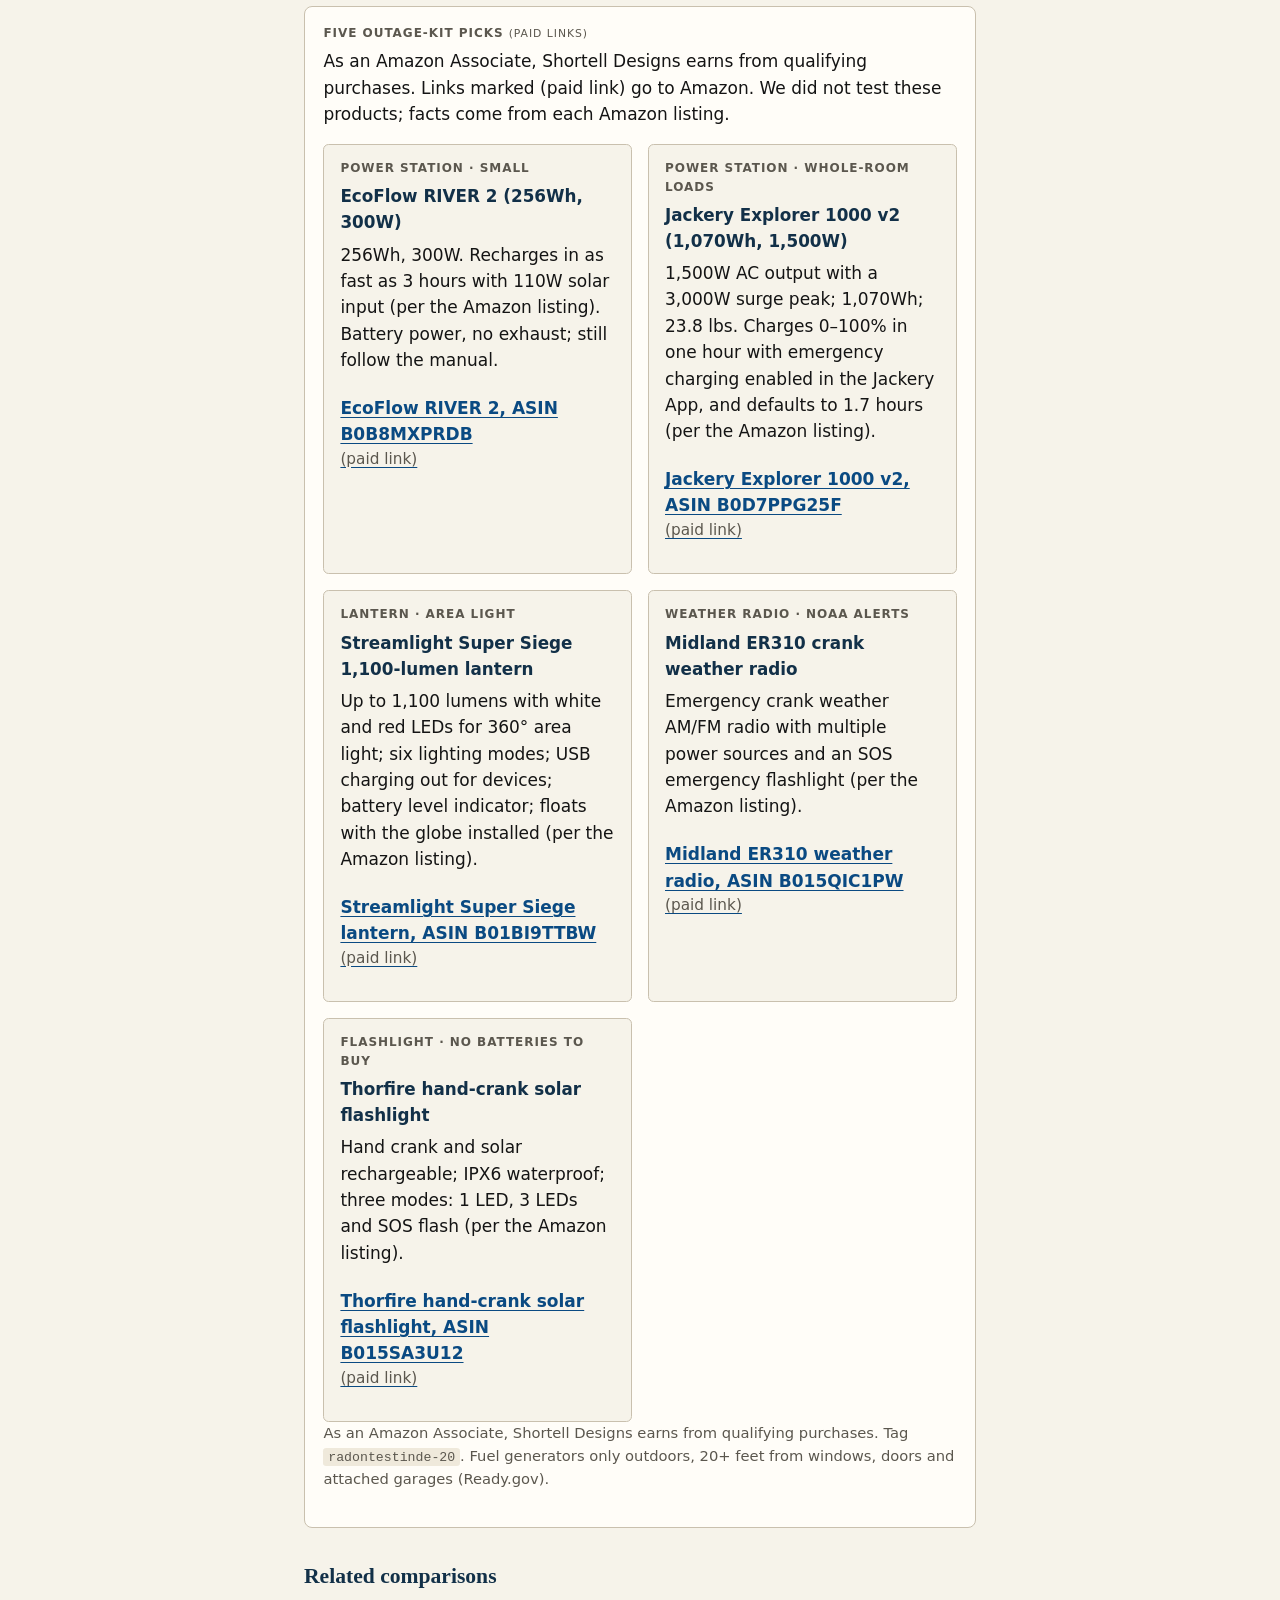
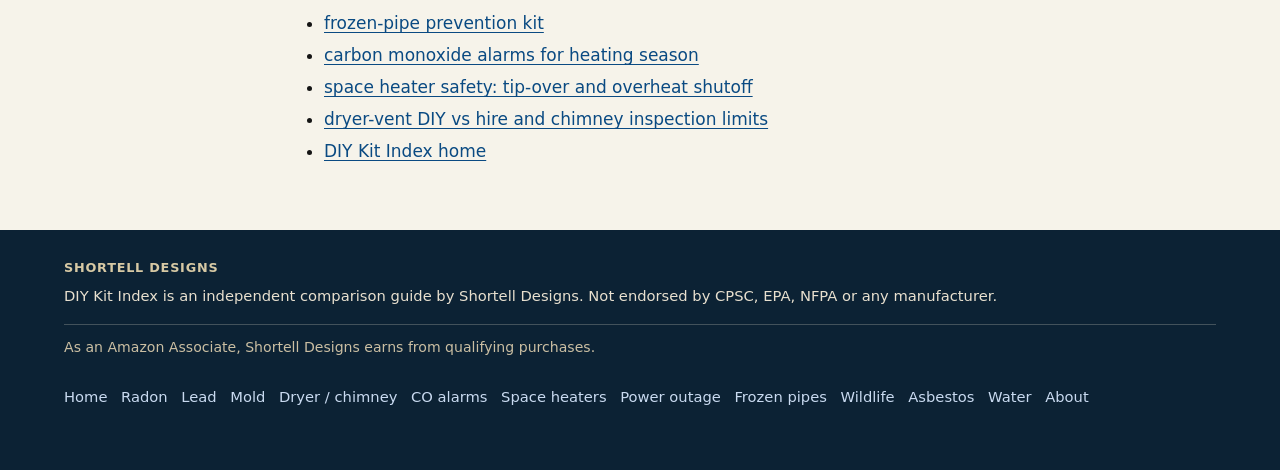
<file: power-outage-kit.html>
<!DOCTYPE html>
<html lang="en">
<head>
  <meta charset="utf-8">
  <meta name="viewport" content="width=device-width, initial-scale=1">
  <title>Winter Power Outage Kit: Ready.gov Safety Checklist</title>
  <meta name="description" content="Ready.gov steps for winter outages: generator outdoors only, no gas oven for heat, unplug for surges, then power stations and lights. Paid links.">
  <link rel="stylesheet" href="css/style.css">
  <link rel="canonical" href="https://shortelldesigns.github.io/diy-kit-index/power-outage-kit.html">
</head>
<body>
  <a class="skip" href="#main">Skip to content</a>
  <header class="site-header">
    <div class="header-inner">
      <a class="brand" href="index.html">
        <span class="brand-mark" aria-hidden="true">Dk</span>
        <span class="brand-text">
          <span class="brand-name">DIY Kit Index</span>
          <span class="brand-sub">Shortell Designs · kit comparisons</span>
        </span>
      </a>
            <nav aria-label="Primary">
        <a href="index.html">Home</a>
        <a href="radon-test-kits.html">Radon</a>
        <a href="lead-paint-test-kits.html">Lead</a>
        <a href="mold-diy-kits.html">Mold</a>
        <a href="dryer-vent-chimney-diy.html">Dryer / chimney</a>
        <a href="carbon-monoxide-alarms.html">CO alarms</a>
        <a href="space-heater-safety.html">Space heaters</a>
        <a href="power-outage-kit.html" aria-current="page">Power outage</a>
        <a href="frozen-pipe-kit.html">Frozen pipes</a>
        <a href="wildlife-exclusion.html">Wildlife</a>
        <a href="asbestos-diy.html">Asbestos</a>
        <a href="water-filter-methods.html">Water</a>
        <a href="about.html">About</a>
      </nav>
    </div>
  </header>
  <main id="main">
    <article class="wrap-prose prose">
      <p class="kicker">Power outage · winter</p>
      <h1>Winter power-outage kit: battery power, light and a weather radio</h1>
      <p class="meta">By Shortell Designs · Updated October 2026</p>
      <p class="intro"><a href="https://www.ready.gov/power-outages">Ready.gov</a>'s power-outage guidance comes down to a few rules. Keep freezers and refrigerators closed. Use a generator only outdoors and away from windows; <a href="https://www.cdc.gov/carbon-monoxide/about/index.html">CDC</a> puts the distance at more than 20 feet from windows, doors and vents, and says to run a battery or battery-backup CO detector inside while it runs. Never heat the home with a gas stove or oven, which raises the risk of carbon monoxide poisoning and fire. Turn off or unplug appliances and electronics, because power can return with surges that damage them. Then plan the kit: battery power for phones and medical devices, a light for each person, and a weather radio for updates when the internet is down.</p>
      <p class="fold-cta"><a class="jump" href="#picks">Compare the five outage-kit picks</a></p>
      <p>A winter outage can disrupt communications, water and transportation, cause food spoilage, and prevent use of medical devices. Ready.gov advises taking an inventory of what you need that runs on electricity, planning batteries and alternate power such as a portable charger or power bank, and having flashlights for every household member. <a href="https://www.ready.gov/power-outages">(Ready.gov)</a></p>

      <h2>Safety first: heat, generators and carbon monoxide</h2>
      <ul>
        <li>Use a generator ONLY outdoors. Generators and fuel should be at least 20 feet from windows, doors and attached garages; keep the generator dry, connect appliances with heavy-duty extension cords, and let it cool before refueling. <a href="https://www.ready.gov/power-outages">(Ready.gov)</a></li>
        <li>Never use portable generators inside homes or garages, even if doors and windows are open; exhaust should face away from the home. <a href="https://www.cpsc.gov/Safety-Education/Safety-Education-Centers/Carbon-Monoxide-Information-Center">(CPSC)</a></li>
        <li>Do not use a gas stove or oven to heat your home; it increases the risk of carbon monoxide poisoning. Generators, camp stoves and charcoal grills belong outdoors, at least 20 feet from windows. <a href="https://www.ready.gov/power-outages">(Ready.gov)</a></li>
        <li>Install CO alarms with battery backup on every level of the home <a href="https://www.ready.gov/power-outages">(Ready.gov)</a>, and after a snowstorm keep dryer, furnace, stove and fireplace vents clear of snow. <a href="https://www.nfpa.org/education-and-research/home-fire-safety/carbon-monoxide">(NFPA)</a> Compare options on our <a href="carbon-monoxide-alarms.html">carbon monoxide alarms page</a>.</li>
        <li>Disconnect appliances and electronics; power may return with surges. Go to a community location with power if the cold is extreme, and plan ahead for refrigerated medicines and power-dependent medical devices. <a href="https://www.ready.gov/power-outages">(Ready.gov)</a></li>
      </ul>
      <p>The battery power stations below make no exhaust; that is why this page lists them instead of fuel generators. Follow each maker's manual for loads and charging.</p>
      <p>Heat out for hours? Water pipes in unheated spaces can freeze. See the <a href="frozen-pipe-kit.html">frozen-pipe kit: pipe sleeves, heat cable, faucet covers and a freeze alert</a>.</p>
      <p>Power back on and reaching for an electric space heater? CPSC says to plug it directly into a wall outlet, never an extension cord or power strip, and keep it three feet from anything that can burn. <a href="https://www.cpsc.gov/Newsroom/News-Releases/2026/Keep-Warm-and-Safe-This-Winter-Tips-for-Using-Generators-Furnaces-and-Space-Heaters">(CPSC)</a> See the <a href="space-heater-safety.html">space heater placement and plug checklist</a>.</p>

      <div class="kit-block" id="picks">
        <p class="kicker">Five outage-kit picks <span class="paid">(paid links)</span></p>
        <p class="pick-note">As an Amazon Associate, Shortell Designs earns from qualifying purchases. Links marked (paid link) go to Amazon. We did not test these products; facts come from each Amazon listing.</p>
        <div class="kits">
          <article class="kit">
            <p class="kicker">Power station · small</p>
            <h3>EcoFlow RIVER 2 (256Wh, 300W)</h3>
            <p>256Wh, 300W. Recharges in as fast as 3 hours with 110W solar input (per the Amazon listing). Battery power, no exhaust; still follow the manual.</p>
            <p><a rel="sponsored nofollow" class="kit-link" href="https://www.amazon.com/dp/B0B8MXPRDB/?tag=radontestinde-20">EcoFlow RIVER 2, ASIN B0B8MXPRDB <span class="paid">(paid link)</span></a></p>
          </article>
          <article class="kit">
            <p class="kicker">Power station · whole-room loads</p>
            <h3>Jackery Explorer 1000 v2 (1,070Wh, 1,500W)</h3>
            <p>1,500W AC output with a 3,000W surge peak; 1,070Wh; 23.8 lbs. Charges 0–100% in one hour with emergency charging enabled in the Jackery App, and defaults to 1.7 hours (per the Amazon listing).</p>
            <p><a rel="sponsored nofollow" class="kit-link" href="https://www.amazon.com/dp/B0D7PPG25F/?tag=radontestinde-20">Jackery Explorer 1000 v2, ASIN B0D7PPG25F <span class="paid">(paid link)</span></a></p>
          </article>
          <article class="kit">
            <p class="kicker">Lantern · area light</p>
            <h3>Streamlight Super Siege 1,100-lumen lantern</h3>
            <p>Up to 1,100 lumens with white and red LEDs for 360° area light; six lighting modes; USB charging out for devices; battery level indicator; floats with the globe installed (per the Amazon listing).</p>
            <p><a rel="sponsored nofollow" class="kit-link" href="https://www.amazon.com/dp/B01BI9TTBW/?tag=radontestinde-20">Streamlight Super Siege lantern, ASIN B01BI9TTBW <span class="paid">(paid link)</span></a></p>
          </article>
          <article class="kit">
            <p class="kicker">Weather radio · NOAA alerts</p>
            <h3>Midland ER310 crank weather radio</h3>
            <p>Emergency crank weather AM/FM radio with multiple power sources and an SOS emergency flashlight (per the Amazon listing).</p>
            <p><a rel="sponsored nofollow" class="kit-link" href="https://www.amazon.com/dp/B015QIC1PW/?tag=radontestinde-20">Midland ER310 weather radio, ASIN B015QIC1PW <span class="paid">(paid link)</span></a></p>
          </article>
          <article class="kit">
            <p class="kicker">Flashlight · no batteries to buy</p>
            <h3>Thorfire hand-crank solar flashlight</h3>
            <p>Hand crank and solar rechargeable; IPX6 waterproof; three modes: 1 LED, 3 LEDs and SOS flash (per the Amazon listing).</p>
            <p><a rel="sponsored nofollow" class="kit-link" href="https://www.amazon.com/dp/B015SA3U12/?tag=radontestinde-20">Thorfire hand-crank solar flashlight, ASIN B015SA3U12 <span class="paid">(paid link)</span></a></p>
          </article>
        </div>
        <p class="meta">As an Amazon Associate, Shortell Designs earns from qualifying purchases. Tag <code>radontestinde-20</code>. Fuel generators only outdoors, 20+ feet from windows, doors and attached garages (Ready.gov).</p>
      </div>

      <h2>Related comparisons</h2>
      <ul>
        <li><a href="frozen-pipe-kit.html">frozen-pipe prevention kit</a></li>
        <li><a href="carbon-monoxide-alarms.html">carbon monoxide alarms for heating season</a></li>
        <li><a href="space-heater-safety.html">space heater safety: tip-over and overheat shutoff</a></li>
        <li><a href="dryer-vent-chimney-diy.html">dryer-vent DIY vs hire and chimney inspection limits</a></li>
        <li><a href="index.html">DIY Kit Index home</a></li>
      </ul>
    </article>
  </main>
  <footer class="site-footer">
    <div class="wrap">
      <p class="byline">Shortell Designs</p>
      <p>DIY Kit Index is an independent comparison guide by Shortell Designs. Not endorsed by CPSC, EPA, NFPA or any manufacturer.</p>
      <p class="assoc">As an Amazon Associate, Shortell Designs earns from qualifying purchases.</p>
            <p class="foot-nav">
        <a href="index.html">Home</a>
        <a href="radon-test-kits.html">Radon</a>
        <a href="lead-paint-test-kits.html">Lead</a>
        <a href="mold-diy-kits.html">Mold</a>
        <a href="dryer-vent-chimney-diy.html">Dryer / chimney</a>
        <a href="carbon-monoxide-alarms.html">CO alarms</a>
        <a href="space-heater-safety.html">Space heaters</a>
        <a href="power-outage-kit.html">Power outage</a>
        <a href="frozen-pipe-kit.html">Frozen pipes</a>
        <a href="wildlife-exclusion.html">Wildlife</a>
        <a href="asbestos-diy.html">Asbestos</a>
        <a href="water-filter-methods.html">Water</a>
        <a href="about.html">About</a>
      </p>
    </div>
  </footer>
</body>
</html>
</file>
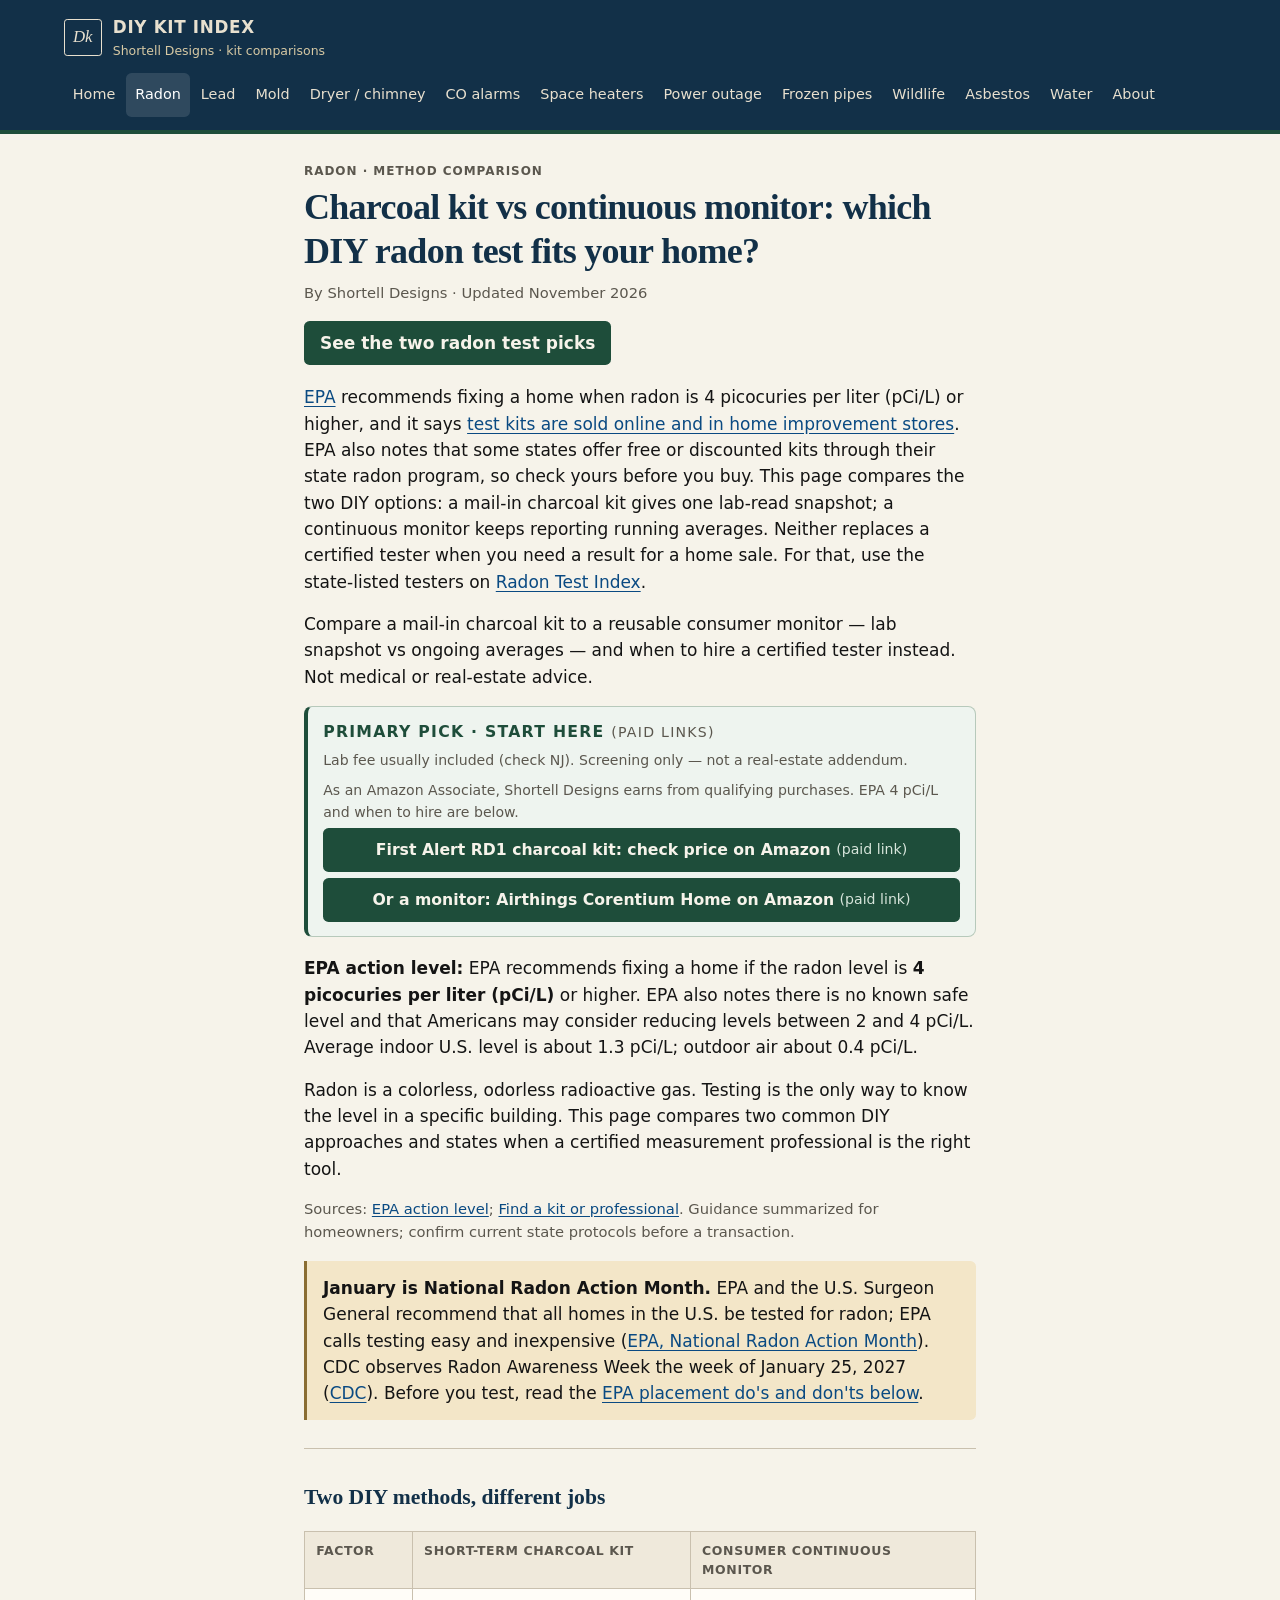
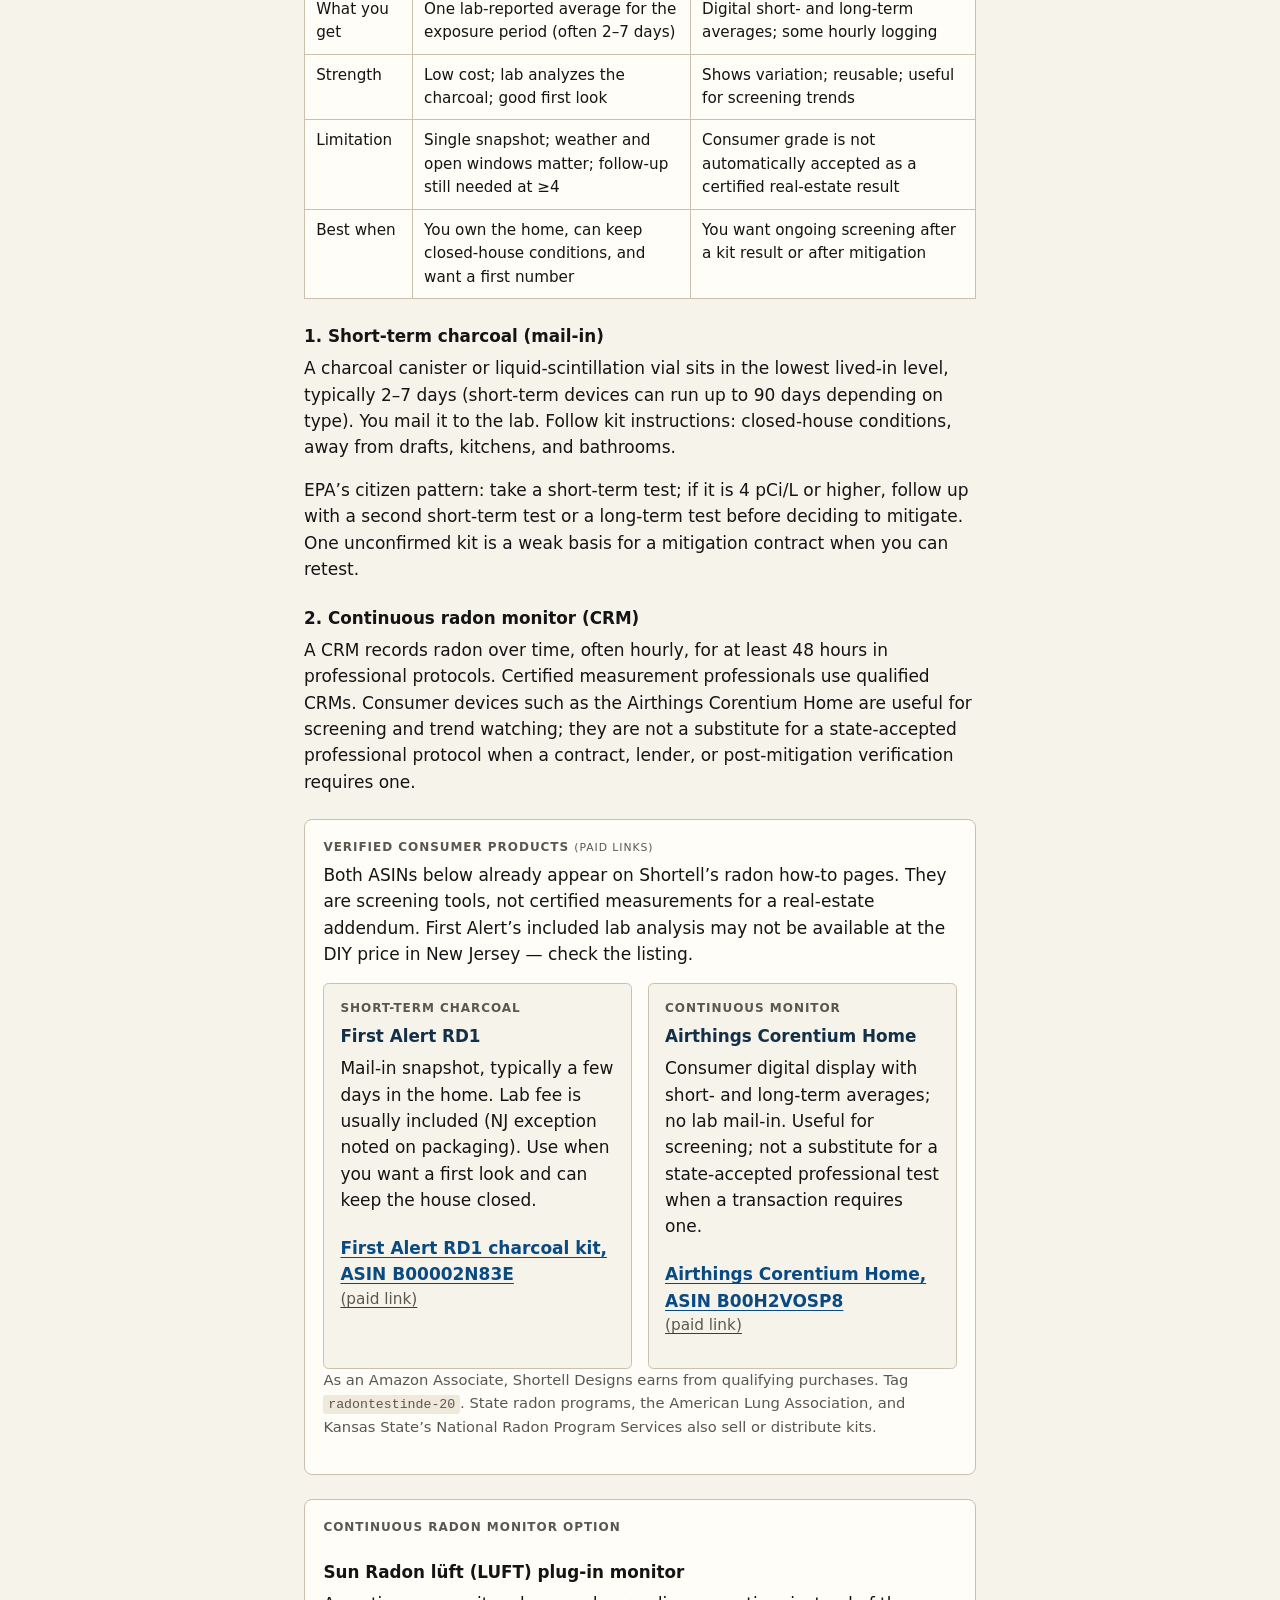
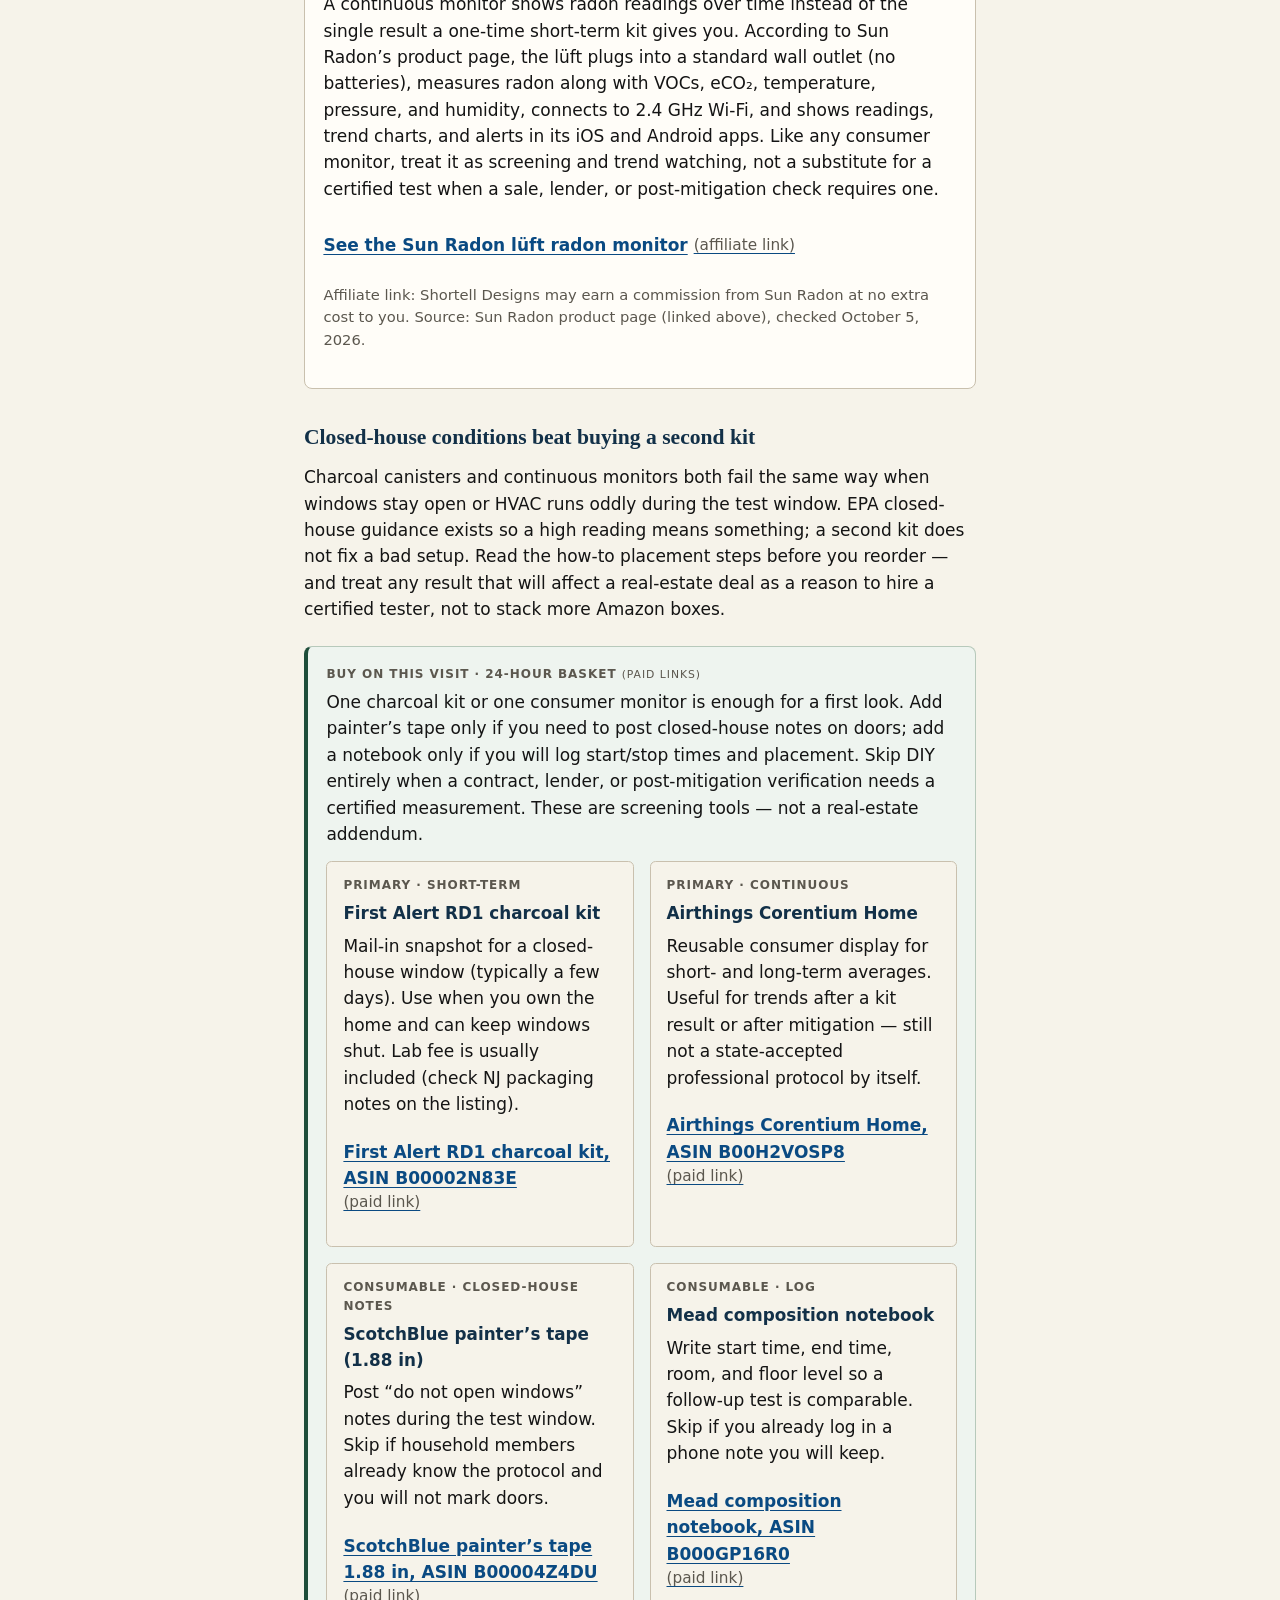
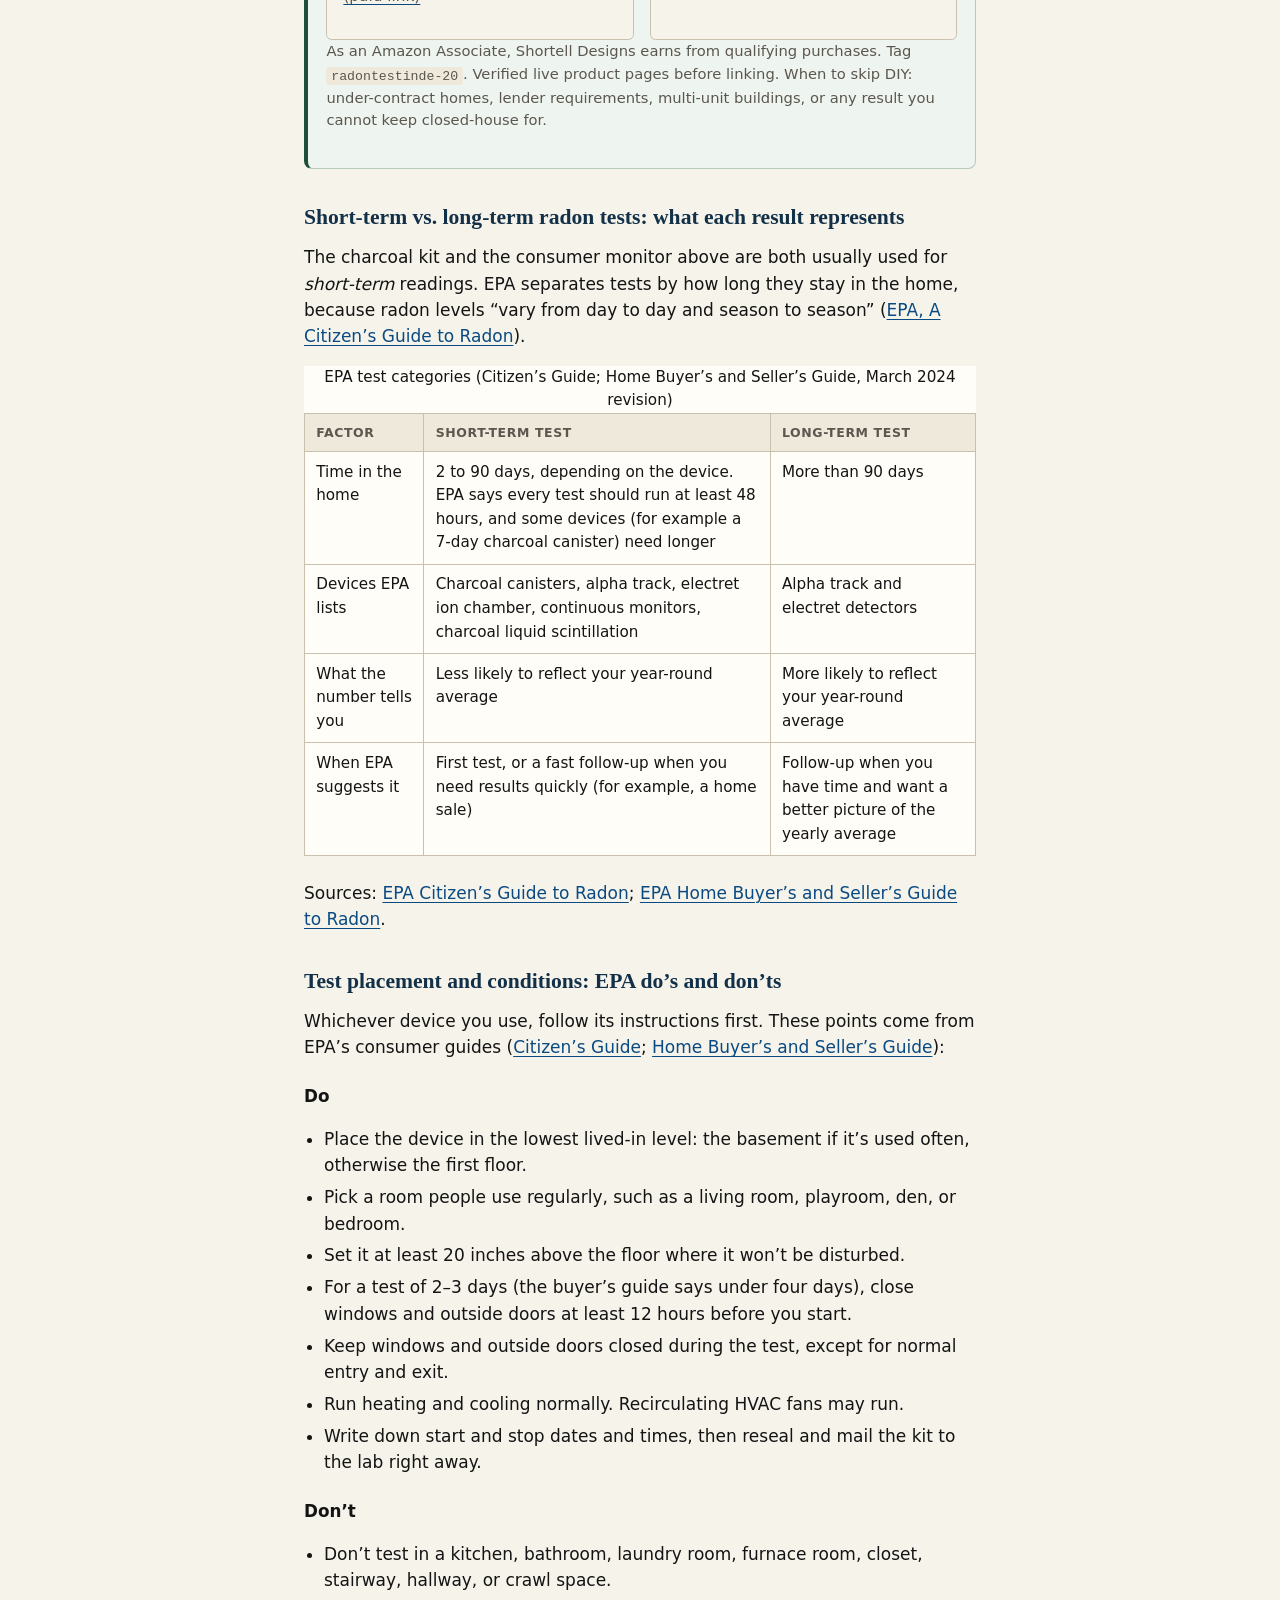
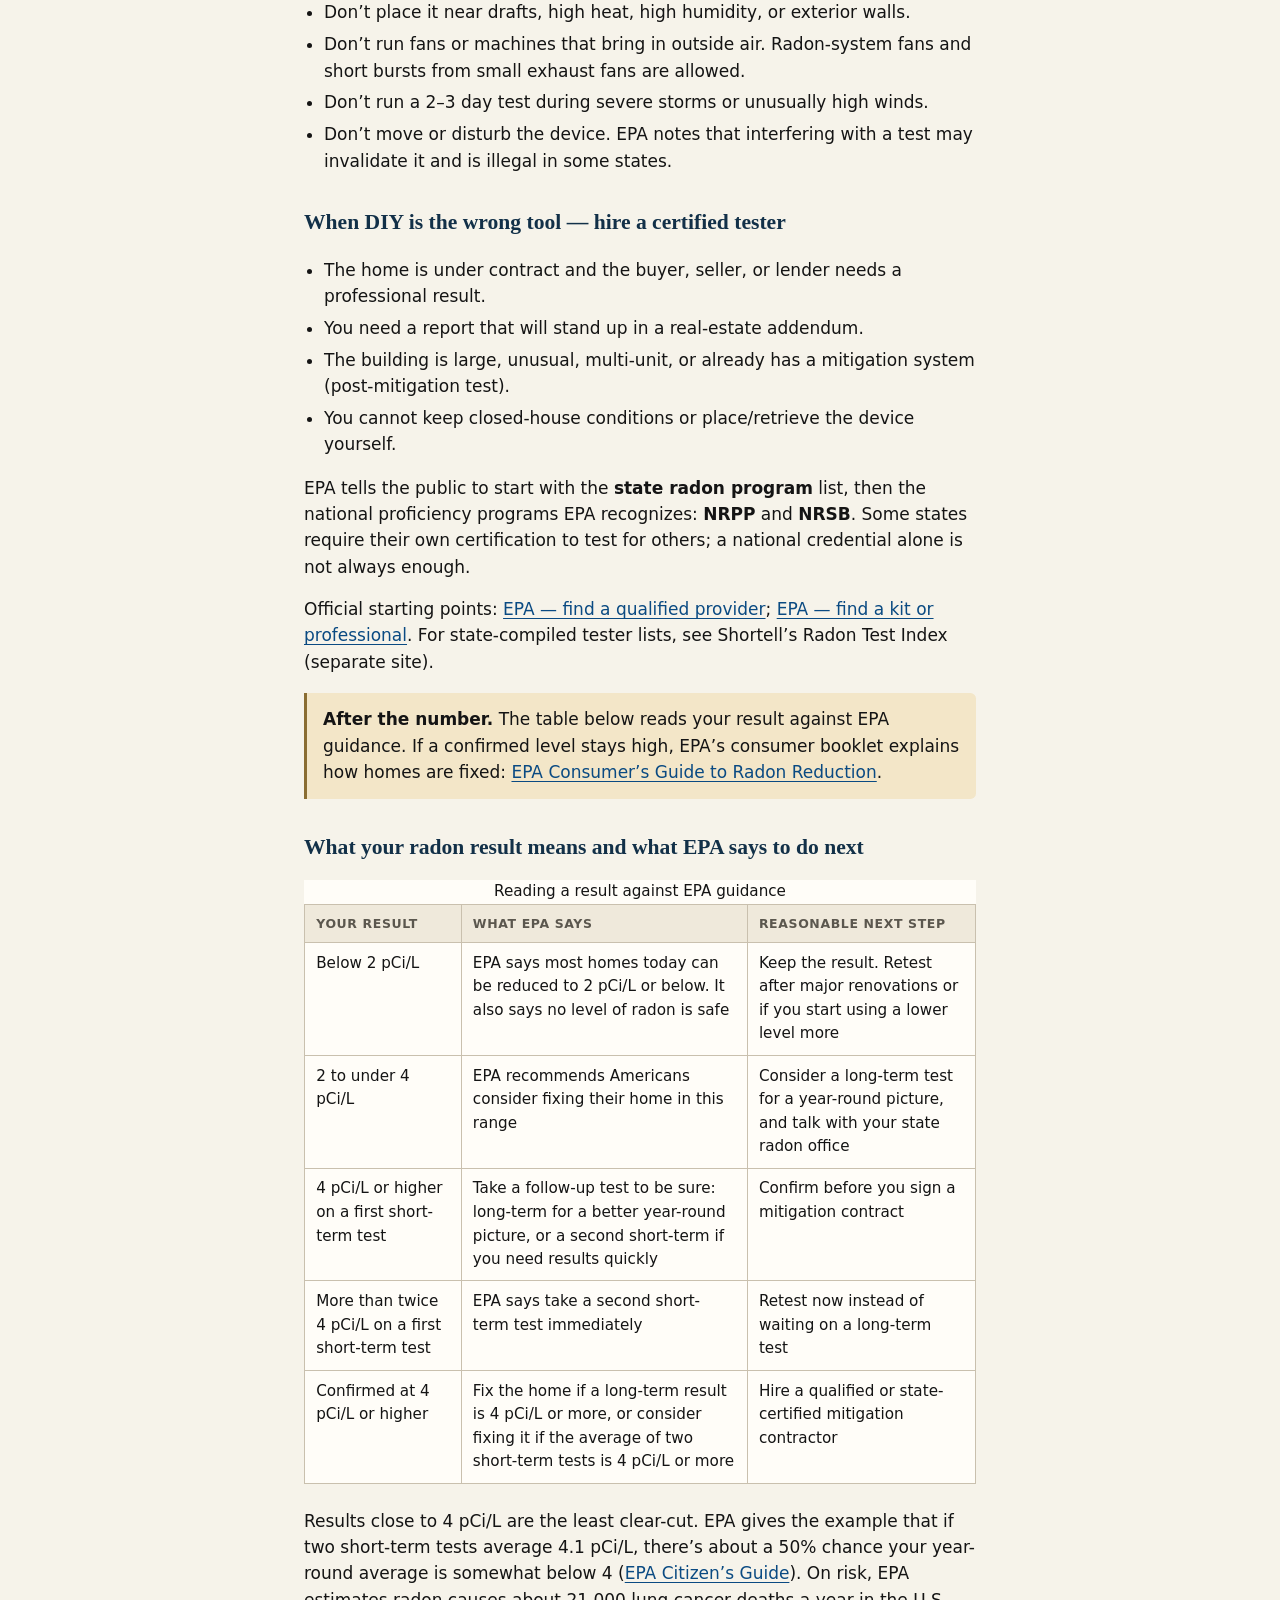
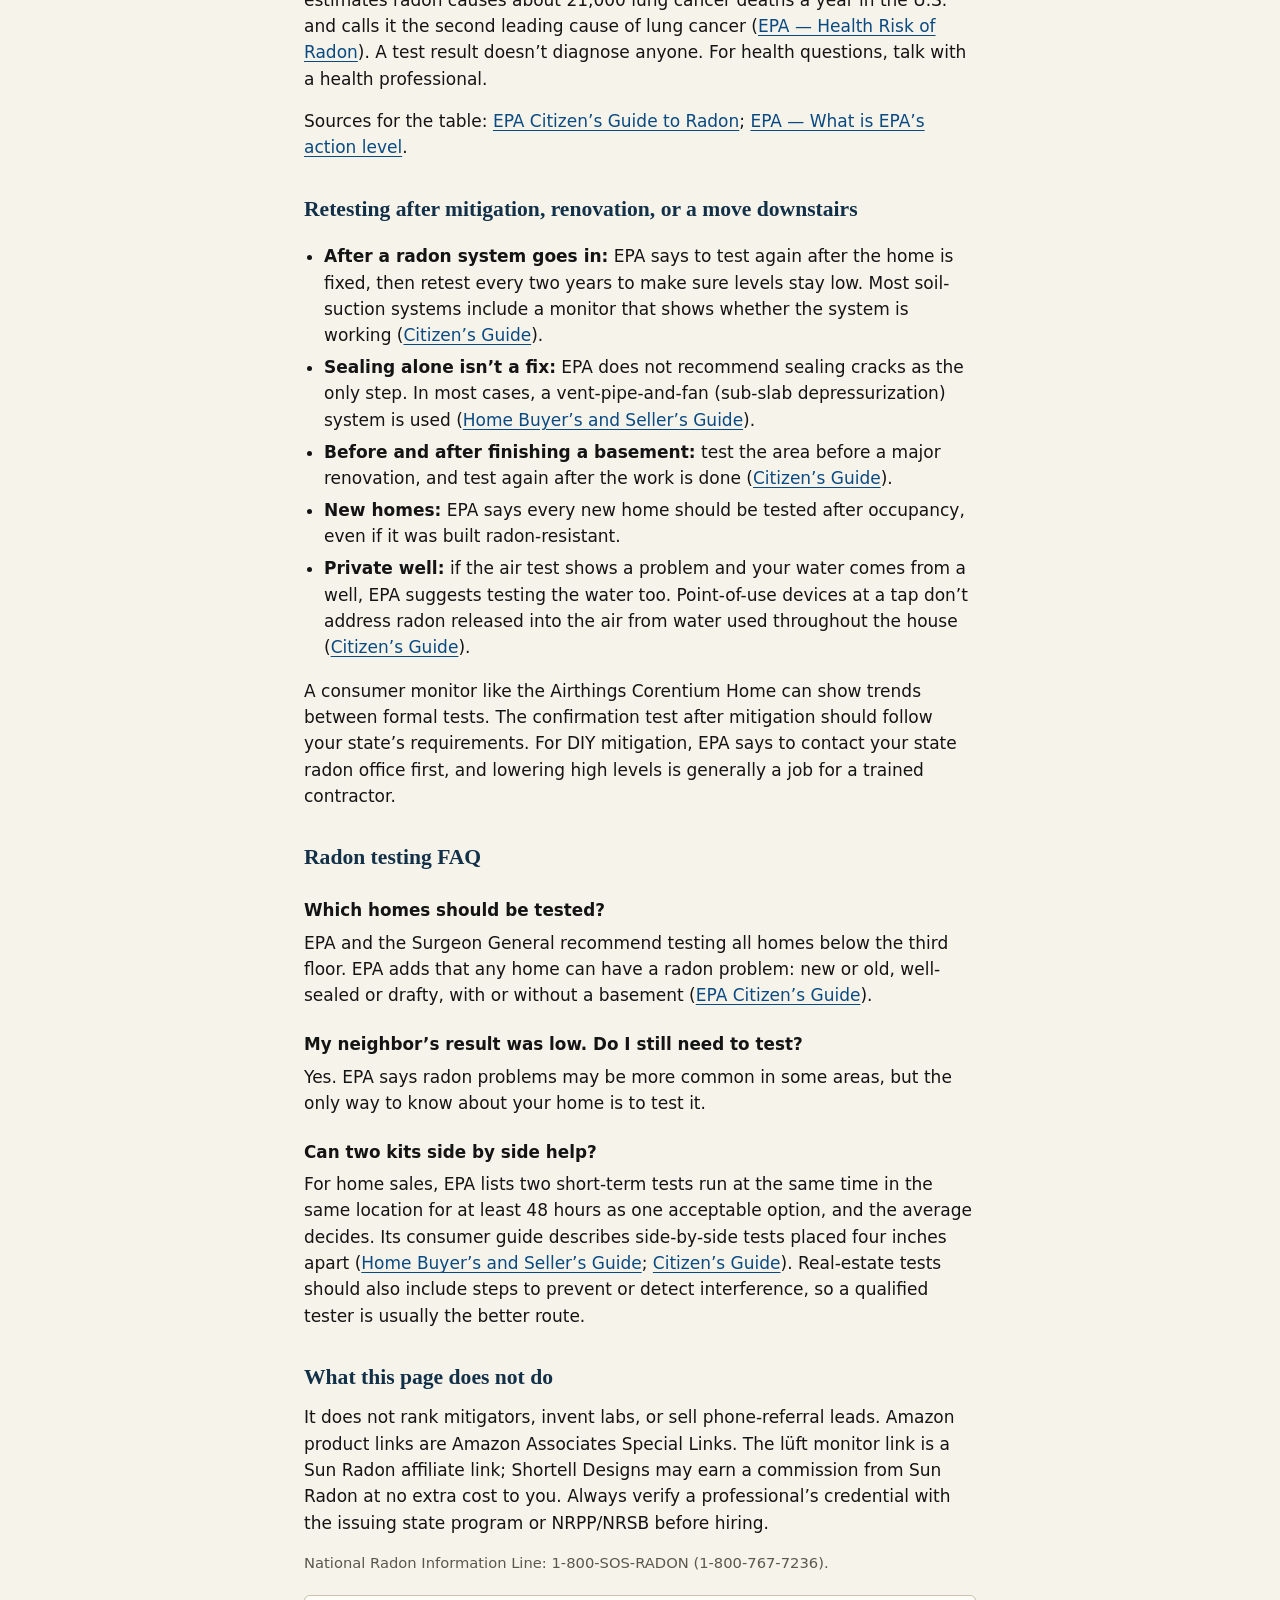
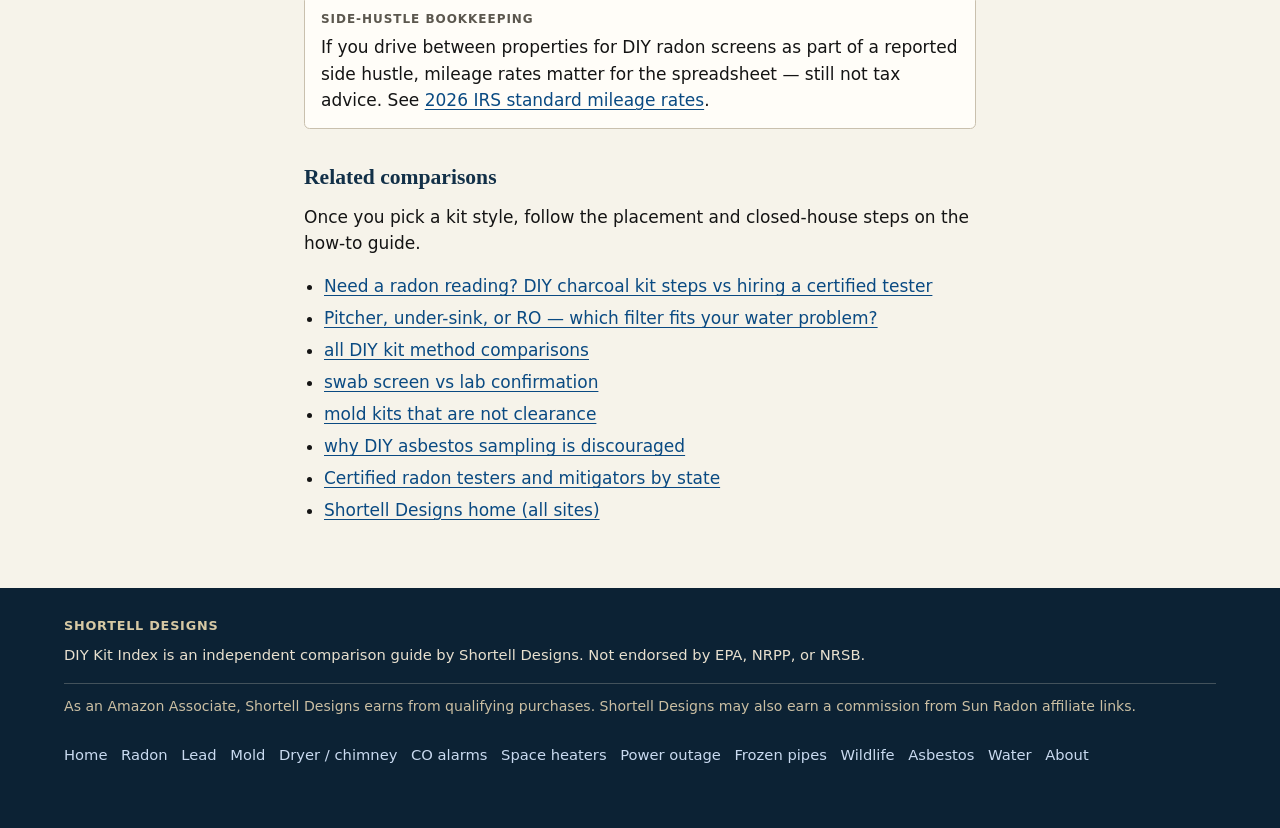
<file: radon-test-kits.html>
<!DOCTYPE html>
<html lang="en">
<head>
  <meta charset="utf-8">
  <meta name="viewport" content="width=device-width, initial-scale=1">
  <title>Radon Test Kit or Monitor? EPA 4 pCi/L Guide</title>
  <meta name="description" content="Mail-in charcoal kit vs continuous radon monitor, EPA's 4 pCi/L action level, and when to hire a state-listed tester instead. Paid links disclosed.">
  <link rel="stylesheet" href="css/style.css">
  <link rel="canonical" href="https://shortelldesigns.github.io/diy-kit-index/radon-test-kits.html">
</head>
<body>
  <a class="skip" href="#main">Skip to content</a>
  <header class="site-header">
    <div class="header-inner">
      <a class="brand" href="index.html">
        <span class="brand-mark" aria-hidden="true">Dk</span>
        <span class="brand-text">
          <span class="brand-name">DIY Kit Index</span>
          <span class="brand-sub">Shortell Designs · kit comparisons</span>
        </span>
      </a>
            <nav aria-label="Primary">
        <a href="index.html">Home</a>
        <a href="radon-test-kits.html" aria-current="page">Radon</a>
        <a href="lead-paint-test-kits.html">Lead</a>
        <a href="mold-diy-kits.html">Mold</a>
        <a href="dryer-vent-chimney-diy.html">Dryer / chimney</a>
        <a href="carbon-monoxide-alarms.html">CO alarms</a>
        <a href="space-heater-safety.html">Space heaters</a>
        <a href="power-outage-kit.html">Power outage</a>
        <a href="frozen-pipe-kit.html">Frozen pipes</a>
        <a href="wildlife-exclusion.html">Wildlife</a>
        <a href="asbestos-diy.html">Asbestos</a>
        <a href="water-filter-methods.html">Water</a>
        <a href="about.html">About</a>
      </nav>
    </div>
  </header>
  <main id="main">
    <article class="wrap-prose prose">
      <p class="kicker">Radon · method comparison</p>
      <h1>Charcoal kit vs continuous monitor: which DIY radon test fits your home?</h1>
      <p class="meta">By Shortell Designs · Updated November 2026</p>
      <p class="fold-cta"><a class="jump" href="#picks">See the two radon test picks</a></p>
      <p class="intro"><a href="https://www.epa.gov/radon/health-risk-radon">EPA</a> recommends fixing a home when radon is 4 picocuries per liter (pCi/L) or higher, and it says <a href="https://www.epa.gov/radon/find-radon-test-kit-or-measurement-and-mitigation-professional">test kits are sold online and in home improvement stores</a>. EPA also notes that some states offer free or discounted kits through their state radon program, so check yours before you buy. This page compares the two DIY options: a mail-in charcoal kit gives one lab-read snapshot; a continuous monitor keeps reporting running averages. Neither replaces a certified tester when you need a result for a home sale. For that, use the state-listed testers on <a href="https://shortelldesigns.github.io/radon-test-index/">Radon Test Index</a>.</p>
      <p>Compare a mail-in charcoal kit to a reusable consumer monitor — lab snapshot vs ongoing averages — and when to hire a certified tester instead. Not medical or real-estate advice.</p>

      <aside class="primary-pick" id="picks" aria-label="Primary kit pick">
        <p class="kicker">Primary pick · start here <span class="paid">(paid links)</span></p>
        <p class="pick-micro">Lab fee usually included (check NJ). Screening only — not a real-estate addendum.</p>
        <p class="pick-note">As an Amazon Associate, Shortell Designs earns from qualifying purchases. EPA 4 pCi/L and when to hire are below.</p>
        <ul class="pick-links">
          <li><a rel="sponsored nofollow" class="kit-link" href="https://www.amazon.com/dp/B00002N83E/?tag=radontestinde-20">First Alert RD1 charcoal kit: check price on Amazon <span class="paid">(paid link)</span></a></li>
          <li><a rel="sponsored nofollow" class="kit-link" href="https://www.amazon.com/dp/B00H2VOSP8/?tag=radontestinde-20">Or a monitor: Airthings Corentium Home on Amazon <span class="paid">(paid link)</span></a></li>
        </ul>
      </aside>

      <p><strong>EPA action level:</strong> EPA recommends fixing a home if the radon level is <strong>4 picocuries per liter (pCi/L)</strong> or higher. EPA also notes there is no known safe level and that Americans may consider reducing levels between 2 and 4&nbsp;pCi/L. Average indoor U.S. level is about 1.3&nbsp;pCi/L; outdoor air about 0.4&nbsp;pCi/L.</p>
      <p>Radon is a colorless, odorless radioactive gas. Testing is the only way to know the level in a specific building. This page compares two common DIY approaches and states when a certified measurement professional is the right tool.</p>
      <p class="meta">Sources: <a href="https://www.epa.gov/radon/what-epas-action-level-radon-and-what-does-it-mean">EPA action level</a>; <a href="https://www.epa.gov/radon/find-radon-test-kit-or-measurement-and-mitigation-professional">Find a kit or professional</a>. Guidance summarized for homeowners; confirm current state protocols before a transaction.</p>

      <aside class="note" id="radon-action-month" aria-label="National Radon Action Month">
        <p><strong>January is National Radon Action Month.</strong> EPA and the U.S. Surgeon General recommend that all homes in the U.S. be tested for radon; EPA calls testing easy and inexpensive (<a href="https://www.epa.gov/radon/national-radon-action-month-information">EPA, National Radon Action Month</a>). CDC observes Radon Awareness Week the week of January 25, 2027 (<a href="https://www.cdc.gov/radon/php/radon-awareness-week/index.html">CDC</a>). Before you test, read the <a href="#placement-checklist">EPA placement do's and don'ts below</a>.</p>
      </aside>

      <hr>
      <h2>Two DIY methods, different jobs</h2>
      <table class="compare">
        <thead>
          <tr>
            <th>Factor</th>
            <th>Short-term charcoal kit</th>
            <th>Consumer continuous monitor</th>
          </tr>
        </thead>
        <tbody>
          <tr>
            <td>What you get</td>
            <td>One lab-reported average for the exposure period (often 2–7 days)</td>
            <td>Digital short- and long-term averages; some hourly logging</td>
          </tr>
          <tr>
            <td>Strength</td>
            <td>Low cost; lab analyzes the charcoal; good first look</td>
            <td>Shows variation; reusable; useful for screening trends</td>
          </tr>
          <tr>
            <td>Limitation</td>
            <td>Single snapshot; weather and open windows matter; follow-up still needed at ≥4</td>
            <td>Consumer grade is not automatically accepted as a certified real-estate result</td>
          </tr>
          <tr>
            <td>Best when</td>
            <td>You own the home, can keep closed-house conditions, and want a first number</td>
            <td>You want ongoing screening after a kit result or after mitigation</td>
          </tr>
        </tbody>
      </table>

      <h3>1. Short-term charcoal (mail-in)</h3>
      <p>A charcoal canister or liquid-scintillation vial sits in the lowest lived-in level, typically 2–7 days (short-term devices can run up to 90 days depending on type). You mail it to the lab. Follow kit instructions: closed-house conditions, away from drafts, kitchens, and bathrooms.</p>
      <p>EPA’s citizen pattern: take a short-term test; if it is 4&nbsp;pCi/L or higher, follow up with a second short-term test or a long-term test before deciding to mitigate. One unconfirmed kit is a weak basis for a mitigation contract when you can retest.</p>

      <h3>2. Continuous radon monitor (CRM)</h3>
      <p>A CRM records radon over time, often hourly, for at least 48 hours in professional protocols. Certified measurement professionals use qualified CRMs. Consumer devices such as the Airthings Corentium Home are useful for screening and trend watching; they are not a substitute for a state-accepted professional protocol when a contract, lender, or post-mitigation verification requires one.</p>

      <div class="kit-block">
        <p class="kicker">Verified consumer products <span class="paid">(paid links)</span></p>
        <p class="kit-lead">Both ASINs below already appear on Shortell’s radon how-to pages. They are screening tools, not certified measurements for a real-estate addendum. First Alert’s included lab analysis may not be available at the DIY price in New Jersey — check the listing.</p>
        <div class="kits">
          <article class="kit">
            <p class="kicker">Short-term charcoal</p>
            <h3>First Alert RD1</h3>
            <p>Mail-in snapshot, typically a few days in the home. Lab fee is usually included (NJ exception noted on packaging). Use when you want a first look and can keep the house closed.</p>
            <p><a rel="sponsored nofollow" class="kit-link" href="https://www.amazon.com/dp/B00002N83E/?tag=radontestinde-20">First Alert RD1 charcoal kit, ASIN B00002N83E <span class="paid">(paid link)</span></a></p>
          </article>
          <article class="kit">
            <p class="kicker">Continuous monitor</p>
            <h3>Airthings Corentium Home</h3>
            <p>Consumer digital display with short- and long-term averages; no lab mail-in. Useful for screening; not a substitute for a state-accepted professional test when a transaction requires one.</p>
            <p><a rel="sponsored nofollow" class="kit-link" href="https://www.amazon.com/dp/B00H2VOSP8/?tag=radontestinde-20">Airthings Corentium Home, ASIN B00H2VOSP8 <span class="paid">(paid link)</span></a></p>
          </article>
        </div>
        <p class="meta">As an Amazon Associate, Shortell Designs earns from qualifying purchases. Tag <code>radontestinde-20</code>. State radon programs, the American Lung Association, and Kansas State’s National Radon Program Services also sell or distribute kits.</p>
      </div>


      <div class="kit-block luft-block">
        <p class="kicker">Continuous radon monitor option</p>
        <h3>Sun Radon lüft (LUFT) plug-in monitor</h3>
        <p>A continuous monitor shows radon readings over time instead of the single result a one-time short-term kit gives you. According to Sun Radon’s product page, the lüft plugs into a standard wall outlet (no batteries), measures radon along with VOCs, eCO₂, temperature, pressure, and humidity, connects to 2.4&nbsp;GHz Wi-Fi, and shows readings, trend charts, and alerts in its iOS and Android apps. Like any consumer monitor, treat it as screening and trend watching, not a substitute for a certified test when a sale, lender, or post-mitigation check requires one.</p>
        <p><a rel="sponsored nofollow" class="kit-link" href="https://www.sunradon.com/luft?aff_key=59OR28A8&amp;db=sunradon-sunradon2-master-1364579">See the Sun Radon lüft radon monitor <span class="paid">(affiliate link)</span></a></p>
        <p class="meta">Affiliate link: Shortell Designs may earn a commission from Sun Radon at no extra cost to you. Source: Sun Radon product page (linked above), checked October 5, 2026.</p>
      </div>

      <h2>Closed-house conditions beat buying a second kit</h2>
      <p>Charcoal canisters and continuous monitors both fail the same way when windows stay open or HVAC runs oddly during the test window. EPA closed-house guidance exists so a high reading means something; a second kit does not fix a bad setup. Read the how-to placement steps before you reorder — and treat any result that will affect a real-estate deal as a reason to hire a certified tester, not to stack more Amazon boxes.</p>


      <div class="kit-block basket-block" id="buy-on-this-visit">
        <p class="kicker">Buy on this visit · 24-hour basket <span class="paid">(paid links)</span></p>
        <p class="kit-lead">One charcoal kit or one consumer monitor is enough for a first look. Add painter’s tape only if you need to post closed-house notes on doors; add a notebook only if you will log start/stop times and placement. Skip DIY entirely when a contract, lender, or post-mitigation verification needs a certified measurement. These are screening tools — not a real-estate addendum.</p>
        <div class="kits">
          <article class="kit">
            <p class="kicker">Primary · short-term</p>
            <h3>First Alert RD1 charcoal kit</h3>
            <p>Mail-in snapshot for a closed-house window (typically a few days). Use when you own the home and can keep windows shut. Lab fee is usually included (check NJ packaging notes on the listing).</p>
            <p><a rel="sponsored nofollow" class="kit-link" href="https://www.amazon.com/dp/B00002N83E/?tag=radontestinde-20">First Alert RD1 charcoal kit, ASIN B00002N83E <span class="paid">(paid link)</span></a></p>
          </article>
          <article class="kit">
            <p class="kicker">Primary · continuous</p>
            <h3>Airthings Corentium Home</h3>
            <p>Reusable consumer display for short- and long-term averages. Useful for trends after a kit result or after mitigation — still not a state-accepted professional protocol by itself.</p>
            <p><a rel="sponsored nofollow" class="kit-link" href="https://www.amazon.com/dp/B00H2VOSP8/?tag=radontestinde-20">Airthings Corentium Home, ASIN B00H2VOSP8 <span class="paid">(paid link)</span></a></p>
          </article>
          <article class="kit">
            <p class="kicker">Consumable · closed-house notes</p>
            <h3>ScotchBlue painter’s tape (1.88 in)</h3>
            <p>Post “do not open windows” notes during the test window. Skip if household members already know the protocol and you will not mark doors.</p>
            <p><a rel="sponsored nofollow" class="kit-link" href="https://www.amazon.com/dp/B00004Z4DU/?tag=radontestinde-20">ScotchBlue painter’s tape 1.88 in, ASIN B00004Z4DU <span class="paid">(paid link)</span></a></p>
          </article>
          <article class="kit">
            <p class="kicker">Consumable · log</p>
            <h3>Mead composition notebook</h3>
            <p>Write start time, end time, room, and floor level so a follow-up test is comparable. Skip if you already log in a phone note you will keep.</p>
            <p><a rel="sponsored nofollow" class="kit-link" href="https://www.amazon.com/dp/B000GP16R0/?tag=radontestinde-20">Mead composition notebook, ASIN B000GP16R0 <span class="paid">(paid link)</span></a></p>
          </article>
        </div>
        <p class="meta">As an Amazon Associate, Shortell Designs earns from qualifying purchases. Tag <code>radontestinde-20</code>. Verified live product pages before linking. When to skip DIY: under-contract homes, lender requirements, multi-unit buildings, or any result you cannot keep closed-house for.</p>
      </div>

      <section id="short-vs-long" aria-labelledby="short-vs-long-h">
        <h2 id="short-vs-long-h">Short-term vs. long-term radon tests: what each result represents</h2>
        <p>The charcoal kit and the consumer monitor above are both usually used for <em>short-term</em> readings. EPA separates tests by how long they stay in the home, because radon levels “vary from day to day and season to season” (<a href="https://www.epa.gov/sites/default/files/2016-12/documents/2016_a_citizens_guide_to_radon.pdf">EPA, A Citizen’s Guide to Radon</a>).</p>
        <div class="table-wrap">
        <table class="compare">
          <caption>EPA test categories (Citizen’s Guide; Home Buyer’s and Seller’s Guide, March 2024 revision)</caption>
          <thead>
            <tr><th scope="col">Factor</th><th scope="col">Short-term test</th><th scope="col">Long-term test</th></tr>
          </thead>
          <tbody>
            <tr><td>Time in the home</td><td>2 to 90 days, depending on the device. EPA says every test should run at least 48 hours, and some devices (for example a 7-day charcoal canister) need longer</td><td>More than 90 days</td></tr>
            <tr><td>Devices EPA lists</td><td>Charcoal canisters, alpha track, electret ion chamber, continuous monitors, charcoal liquid scintillation</td><td>Alpha track and electret detectors</td></tr>
            <tr><td>What the number tells you</td><td>Less likely to reflect your year-round average</td><td>More likely to reflect your year-round average</td></tr>
            <tr><td>When EPA suggests it</td><td>First test, or a fast follow-up when you need results quickly (for example, a home sale)</td><td>Follow-up when you have time and want a better picture of the yearly average</td></tr>
          </tbody>
        </table>
        </div>
        <p>Sources: <a href="https://www.epa.gov/sites/default/files/2016-12/documents/2016_a_citizens_guide_to_radon.pdf">EPA Citizen’s Guide to Radon</a>; <a href="https://www.epa.gov/sites/default/files/2015-05/documents/hmbuygud.pdf">EPA Home Buyer’s and Seller’s Guide to Radon</a>.</p>
      </section>

      <section id="placement-checklist" aria-labelledby="placement-checklist-h">
        <h2 id="placement-checklist-h">Test placement and conditions: EPA do’s and don’ts</h2>
        <p>Whichever device you use, follow its instructions first. These points come from EPA’s consumer guides (<a href="https://www.epa.gov/sites/default/files/2016-12/documents/2016_a_citizens_guide_to_radon.pdf">Citizen’s Guide</a>; <a href="https://www.epa.gov/sites/default/files/2015-05/documents/hmbuygud.pdf">Home Buyer’s and Seller’s Guide</a>):</p>
        <h3>Do</h3>
        <ul>
          <li>Place the device in the lowest lived-in level: the basement if it’s used often, otherwise the first floor.</li>
          <li>Pick a room people use regularly, such as a living room, playroom, den, or bedroom.</li>
          <li>Set it at least 20 inches above the floor where it won’t be disturbed.</li>
          <li>For a test of 2–3 days (the buyer’s guide says under four days), close windows and outside doors at least 12 hours before you start.</li>
          <li>Keep windows and outside doors closed during the test, except for normal entry and exit.</li>
          <li>Run heating and cooling normally. Recirculating HVAC fans may run.</li>
          <li>Write down start and stop dates and times, then reseal and mail the kit to the lab right away.</li>
        </ul>
        <h3>Don’t</h3>
        <ul>
          <li>Don’t test in a kitchen, bathroom, laundry room, furnace room, closet, stairway, hallway, or crawl space.</li>
          <li>Don’t place it near drafts, high heat, high humidity, or exterior walls.</li>
          <li>Don’t run fans or machines that bring in outside air. Radon-system fans and short bursts from small exhaust fans are allowed.</li>
          <li>Don’t run a 2–3 day test during severe storms or unusually high winds.</li>
          <li>Don’t move or disturb the device. EPA notes that interfering with a test may invalidate it and is illegal in some states.</li>
        </ul>
      </section>

      <h2>When DIY is the wrong tool — hire a certified tester</h2>
      <ul>
        <li>The home is under contract and the buyer, seller, or lender needs a professional result.</li>
        <li>You need a report that will stand up in a real-estate addendum.</li>
        <li>The building is large, unusual, multi-unit, or already has a mitigation system (post-mitigation test).</li>
        <li>You cannot keep closed-house conditions or place/retrieve the device yourself.</li>
      </ul>
      <p>EPA tells the public to start with the <strong>state radon program</strong> list, then the national proficiency programs EPA recognizes: <strong>NRPP</strong> and <strong>NRSB</strong>. Some states require their own certification to test for others; a national credential alone is not always enough.</p>
      <p>Official starting points: <a href="https://www.epa.gov/radon/how-can-you-find-qualified-radon-service-provider-your-area">EPA — find a qualified provider</a>; <a href="https://www.epa.gov/radon/find-radon-test-kit-or-measurement-and-mitigation-professional">EPA — find a kit or professional</a>. For state-compiled tester lists, see Shortell’s Radon Test Index (separate site).</p>

      <div class="note">
        <p><strong>After the number.</strong> The table below reads your result against EPA guidance. If a confirmed level stays high, EPA’s consumer booklet explains how homes are fixed: <a href="https://www.epa.gov/sites/default/files/2016-12/documents/2016_consumers_guide_to_radon_reduction.pdf">EPA Consumer’s Guide to Radon Reduction</a>.</p>
      </div>

      <section id="what-results-mean" aria-labelledby="what-results-mean-h">
        <h2 id="what-results-mean-h">What your radon result means and what EPA says to do next</h2>
        <div class="table-wrap">
        <table class="compare">
          <caption>Reading a result against EPA guidance</caption>
          <thead>
            <tr><th scope="col">Your result</th><th scope="col">What EPA says</th><th scope="col">Reasonable next step</th></tr>
          </thead>
          <tbody>
            <tr><td>Below 2 pCi/L</td><td>EPA says most homes today can be reduced to 2 pCi/L or below. It also says no level of radon is safe</td><td>Keep the result. Retest after major renovations or if you start using a lower level more</td></tr>
            <tr><td>2 to under 4 pCi/L</td><td>EPA recommends Americans consider fixing their home in this range</td><td>Consider a long-term test for a year-round picture, and talk with your state radon office</td></tr>
            <tr><td>4 pCi/L or higher on a first short-term test</td><td>Take a follow-up test to be sure: long-term for a better year-round picture, or a second short-term if you need results quickly</td><td>Confirm before you sign a mitigation contract</td></tr>
            <tr><td>More than twice 4 pCi/L on a first short-term test</td><td>EPA says take a second short-term test immediately</td><td>Retest now instead of waiting on a long-term test</td></tr>
            <tr><td>Confirmed at 4 pCi/L or higher</td><td>Fix the home if a long-term result is 4 pCi/L or more, or consider fixing it if the average of two short-term tests is 4 pCi/L or more</td><td>Hire a qualified or state-certified mitigation contractor</td></tr>
          </tbody>
        </table>
        </div>
        <p>Results close to 4 pCi/L are the least clear-cut. EPA gives the example that if two short-term tests average 4.1 pCi/L, there’s about a 50% chance your year-round average is somewhat below 4 (<a href="https://www.epa.gov/sites/default/files/2016-12/documents/2016_a_citizens_guide_to_radon.pdf">EPA Citizen’s Guide</a>). On risk, EPA estimates radon causes about 21,000 lung cancer deaths a year in the U.S. and calls it the second leading cause of lung cancer (<a href="https://www.epa.gov/radon/health-risk-radon">EPA — Health Risk of Radon</a>). A test result doesn’t diagnose anyone. For health questions, talk with a health professional.</p>
        <p>Sources for the table: <a href="https://www.epa.gov/sites/default/files/2016-12/documents/2016_a_citizens_guide_to_radon.pdf">EPA Citizen’s Guide to Radon</a>; <a href="https://www.epa.gov/radon/what-epas-action-level-radon-and-what-does-it-mean">EPA — What is EPA’s action level</a>.</p>
      </section>

      <section id="after-mitigation" aria-labelledby="after-mitigation-h">
        <h2 id="after-mitigation-h">Retesting after mitigation, renovation, or a move downstairs</h2>
        <ul>
          <li><strong>After a radon system goes in:</strong> EPA says to test again after the home is fixed, then retest every two years to make sure levels stay low. Most soil-suction systems include a monitor that shows whether the system is working (<a href="https://www.epa.gov/sites/default/files/2016-12/documents/2016_a_citizens_guide_to_radon.pdf">Citizen’s Guide</a>).</li>
          <li><strong>Sealing alone isn’t a fix:</strong> EPA does not recommend sealing cracks as the only step. In most cases, a vent-pipe-and-fan (sub-slab depressurization) system is used (<a href="https://www.epa.gov/sites/default/files/2015-05/documents/hmbuygud.pdf">Home Buyer’s and Seller’s Guide</a>).</li>
          <li><strong>Before and after finishing a basement:</strong> test the area before a major renovation, and test again after the work is done (<a href="https://www.epa.gov/sites/default/files/2016-12/documents/2016_a_citizens_guide_to_radon.pdf">Citizen’s Guide</a>).</li>
          <li><strong>New homes:</strong> EPA says every new home should be tested after occupancy, even if it was built radon-resistant.</li>
          <li><strong>Private well:</strong> if the air test shows a problem and your water comes from a well, EPA suggests testing the water too. Point-of-use devices at a tap don’t address radon released into the air from water used throughout the house (<a href="https://www.epa.gov/sites/default/files/2016-12/documents/2016_a_citizens_guide_to_radon.pdf">Citizen’s Guide</a>).</li>
        </ul>
        <p>A consumer monitor like the Airthings Corentium Home can show trends between formal tests. The confirmation test after mitigation should follow your state’s requirements. For DIY mitigation, EPA says to contact your state radon office first, and lowering high levels is generally a job for a trained contractor.</p>
      </section>

      <section id="radon-faq" aria-labelledby="radon-faq-h">
        <h2 id="radon-faq-h">Radon testing FAQ</h2>
        <h3>Which homes should be tested?</h3>
        <p>EPA and the Surgeon General recommend testing all homes below the third floor. EPA adds that any home can have a radon problem: new or old, well-sealed or drafty, with or without a basement (<a href="https://www.epa.gov/sites/default/files/2016-12/documents/2016_a_citizens_guide_to_radon.pdf">EPA Citizen’s Guide</a>).</p>
        <h3>My neighbor’s result was low. Do I still need to test?</h3>
        <p>Yes. EPA says radon problems may be more common in some areas, but the only way to know about your home is to test it.</p>
        <h3>Can two kits side by side help?</h3>
        <p>For home sales, EPA lists two short-term tests run at the same time in the same location for at least 48 hours as one acceptable option, and the average decides. Its consumer guide describes side-by-side tests placed four inches apart (<a href="https://www.epa.gov/sites/default/files/2015-05/documents/hmbuygud.pdf">Home Buyer’s and Seller’s Guide</a>; <a href="https://www.epa.gov/sites/default/files/2016-12/documents/2016_a_citizens_guide_to_radon.pdf">Citizen’s Guide</a>). Real-estate tests should also include steps to prevent or detect interference, so a qualified tester is usually the better route.</p>
      </section>

      <h2>What this page does not do</h2>
      <p>It does not rank mitigators, invent labs, or sell phone-referral leads. Amazon product links are Amazon Associates Special Links. The lüft monitor link is a Sun Radon affiliate link; Shortell Designs may earn a commission from Sun Radon at no extra cost to you. Always verify a professional’s credential with the issuing state program or NRPP/NRSB before hiring.</p>
      <p class="meta">National Radon Information Line: 1-800-SOS-RADON (1-800-767-7236).</p>

      <div class="bridge-tax">
        <p class="kicker">Side-hustle bookkeeping</p>
        <p>If you drive between properties for DIY radon screens as part of a reported side hustle, mileage rates matter for the spreadsheet — still not tax advice. See <a href="https://shortelldesigns.github.io/tax-kit-2026/mileage-rates-2026.html">2026 IRS standard mileage rates</a>.</p>
      </div>

      <h2>Related comparisons</h2>
      <p>Once you pick a kit style, follow the placement and closed-house steps on the how-to guide.</p>
      <ul>
        <li><a href="https://shortelldesigns.github.io/radon-test-index/how-to-test.html">Need a radon reading? DIY charcoal kit steps vs hiring a certified tester</a></li>
        <li><a href="https://shortelldesigns.github.io/diy-kit-index/water-filter-methods.html">Pitcher, under-sink, or RO — which filter fits your water problem?</a></li>
        <li><a href="https://shortelldesigns.github.io/diy-kit-index/">all DIY kit method comparisons</a></li>
        <li><a href="lead-paint-test-kits.html">swab screen vs lab confirmation</a></li>
        <li><a href="mold-diy-kits.html">mold kits that are not clearance</a></li>
        <li><a href="asbestos-diy.html">why DIY asbestos sampling is discouraged</a></li>
        <li><a href="https://shortelldesigns.github.io/radon-test-index/">Certified radon testers and mitigators by state</a></li>
        <li><a href="https://shortelldesigns.github.io/">Shortell Designs home (all sites)</a></li>
      </ul>
    </article>
  </main>
  <footer class="site-footer">
    <div class="wrap">
      <p class="byline">Shortell Designs</p>
      <p>DIY Kit Index is an independent comparison guide by Shortell Designs. Not endorsed by EPA, NRPP, or NRSB.</p>
      <p class="assoc">As an Amazon Associate, Shortell Designs earns from qualifying purchases. Shortell Designs may also earn a commission from Sun Radon affiliate links.</p>
            <p class="foot-nav">
        <a href="index.html">Home</a>
        <a href="radon-test-kits.html">Radon</a>
        <a href="lead-paint-test-kits.html">Lead</a>
        <a href="mold-diy-kits.html">Mold</a>
        <a href="dryer-vent-chimney-diy.html">Dryer / chimney</a>
        <a href="carbon-monoxide-alarms.html">CO alarms</a>
        <a href="space-heater-safety.html">Space heaters</a>
        <a href="power-outage-kit.html">Power outage</a>
        <a href="frozen-pipe-kit.html">Frozen pipes</a>
        <a href="wildlife-exclusion.html">Wildlife</a>
        <a href="asbestos-diy.html">Asbestos</a>
        <a href="water-filter-methods.html">Water</a>
        <a href="about.html">About</a>
      </p>
    </div>
  </footer>
</body>
</html>
</file>
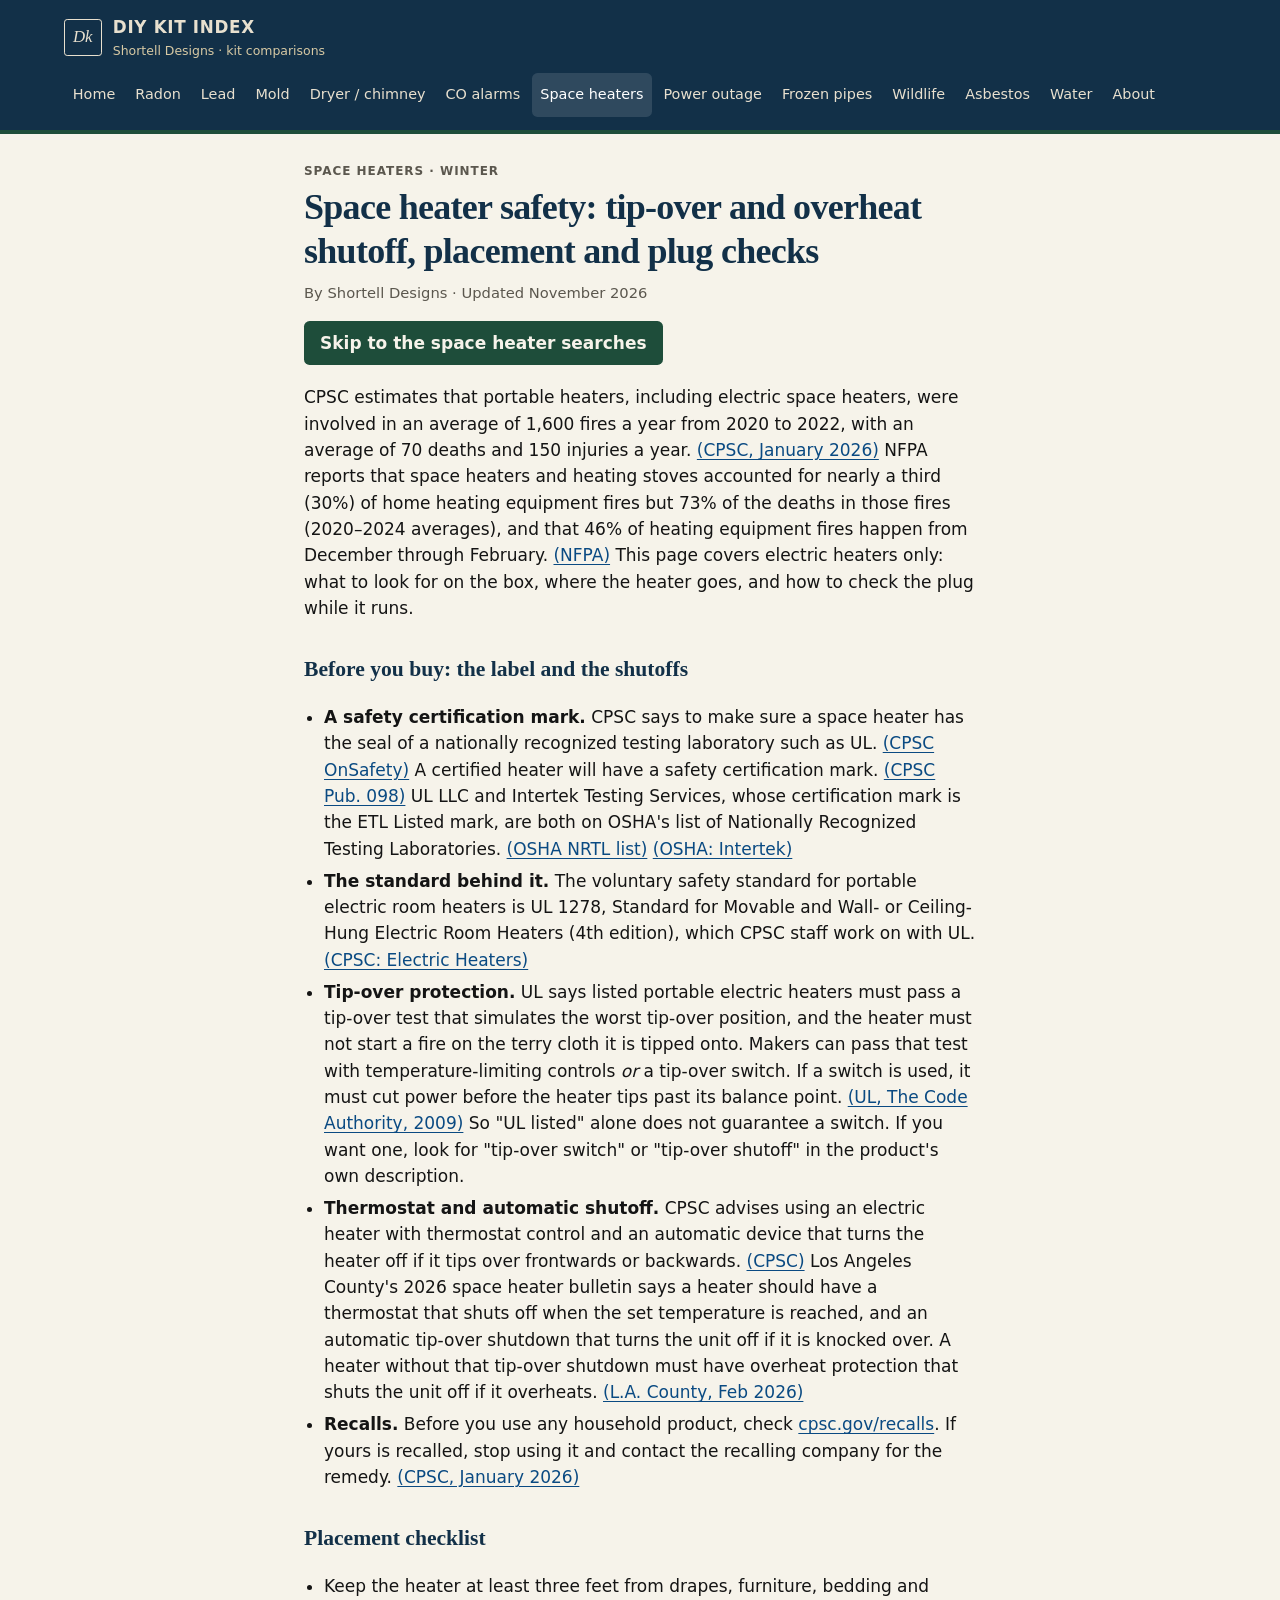
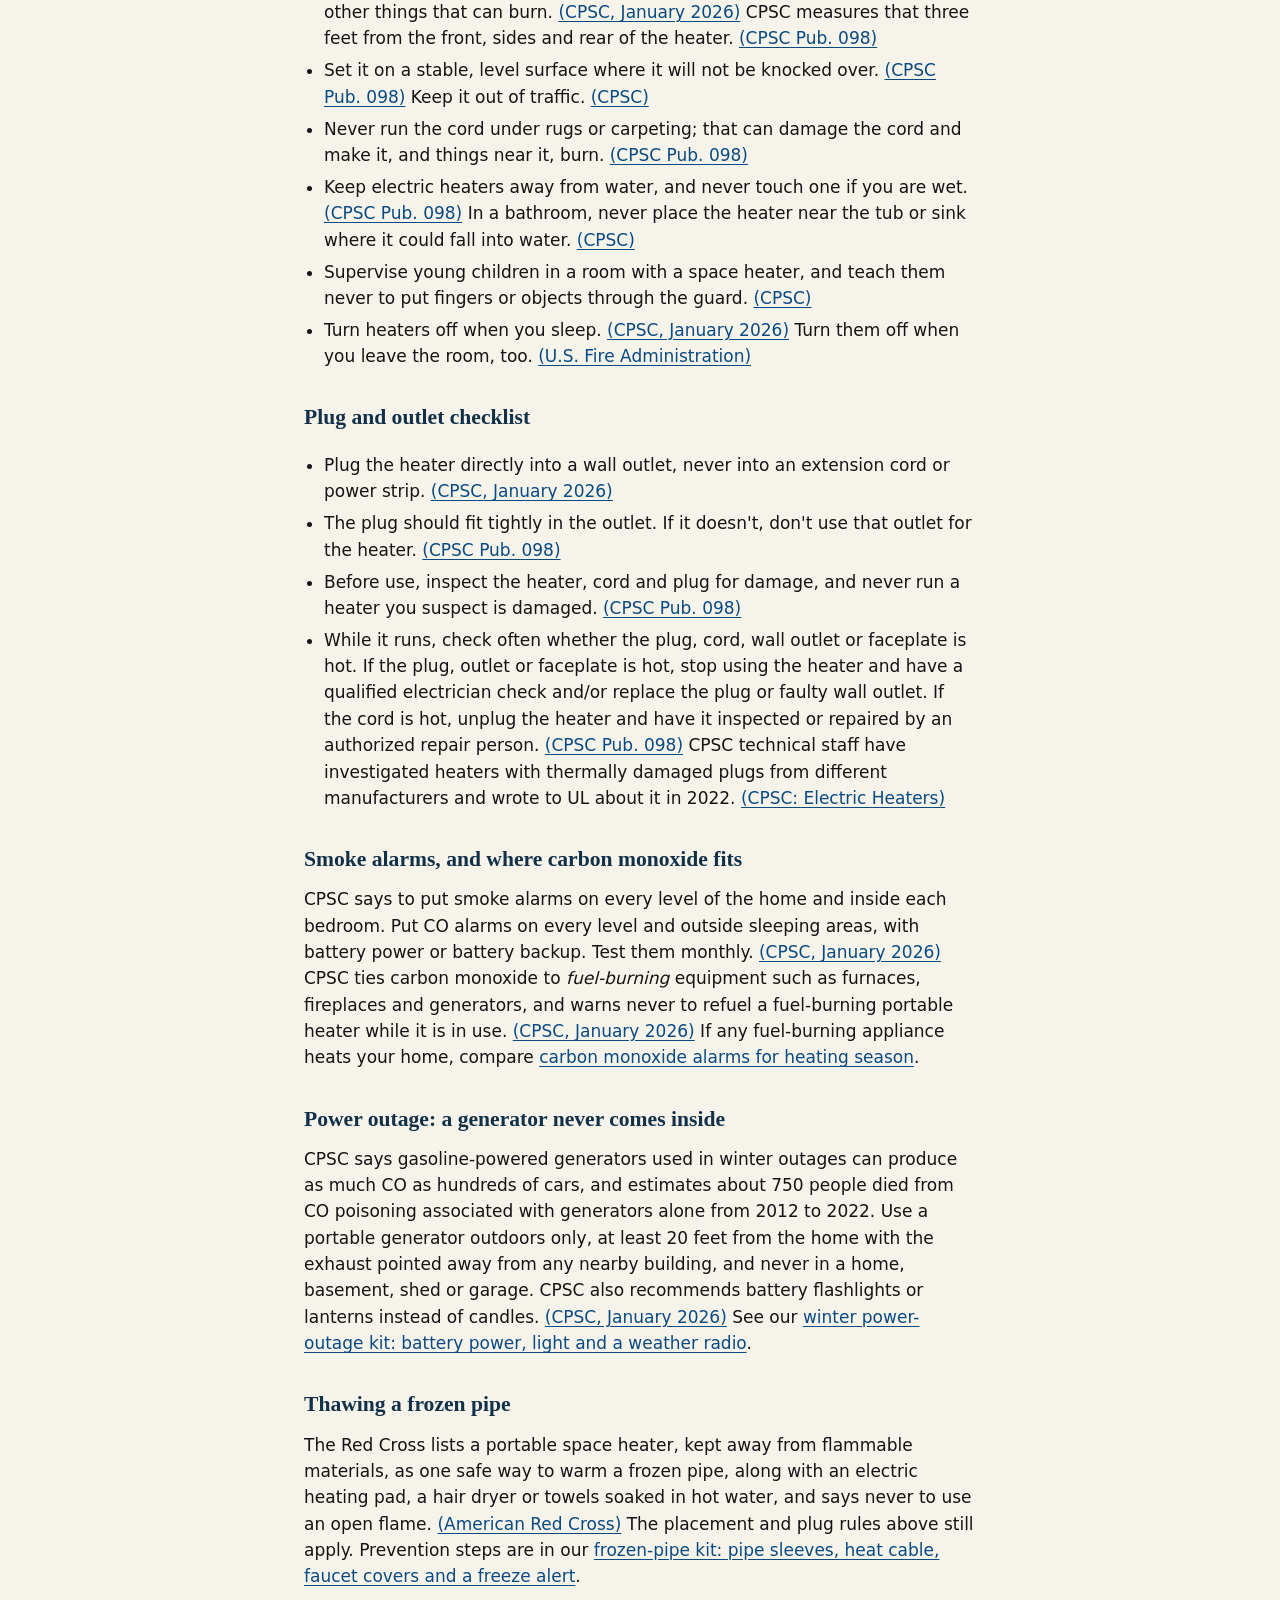
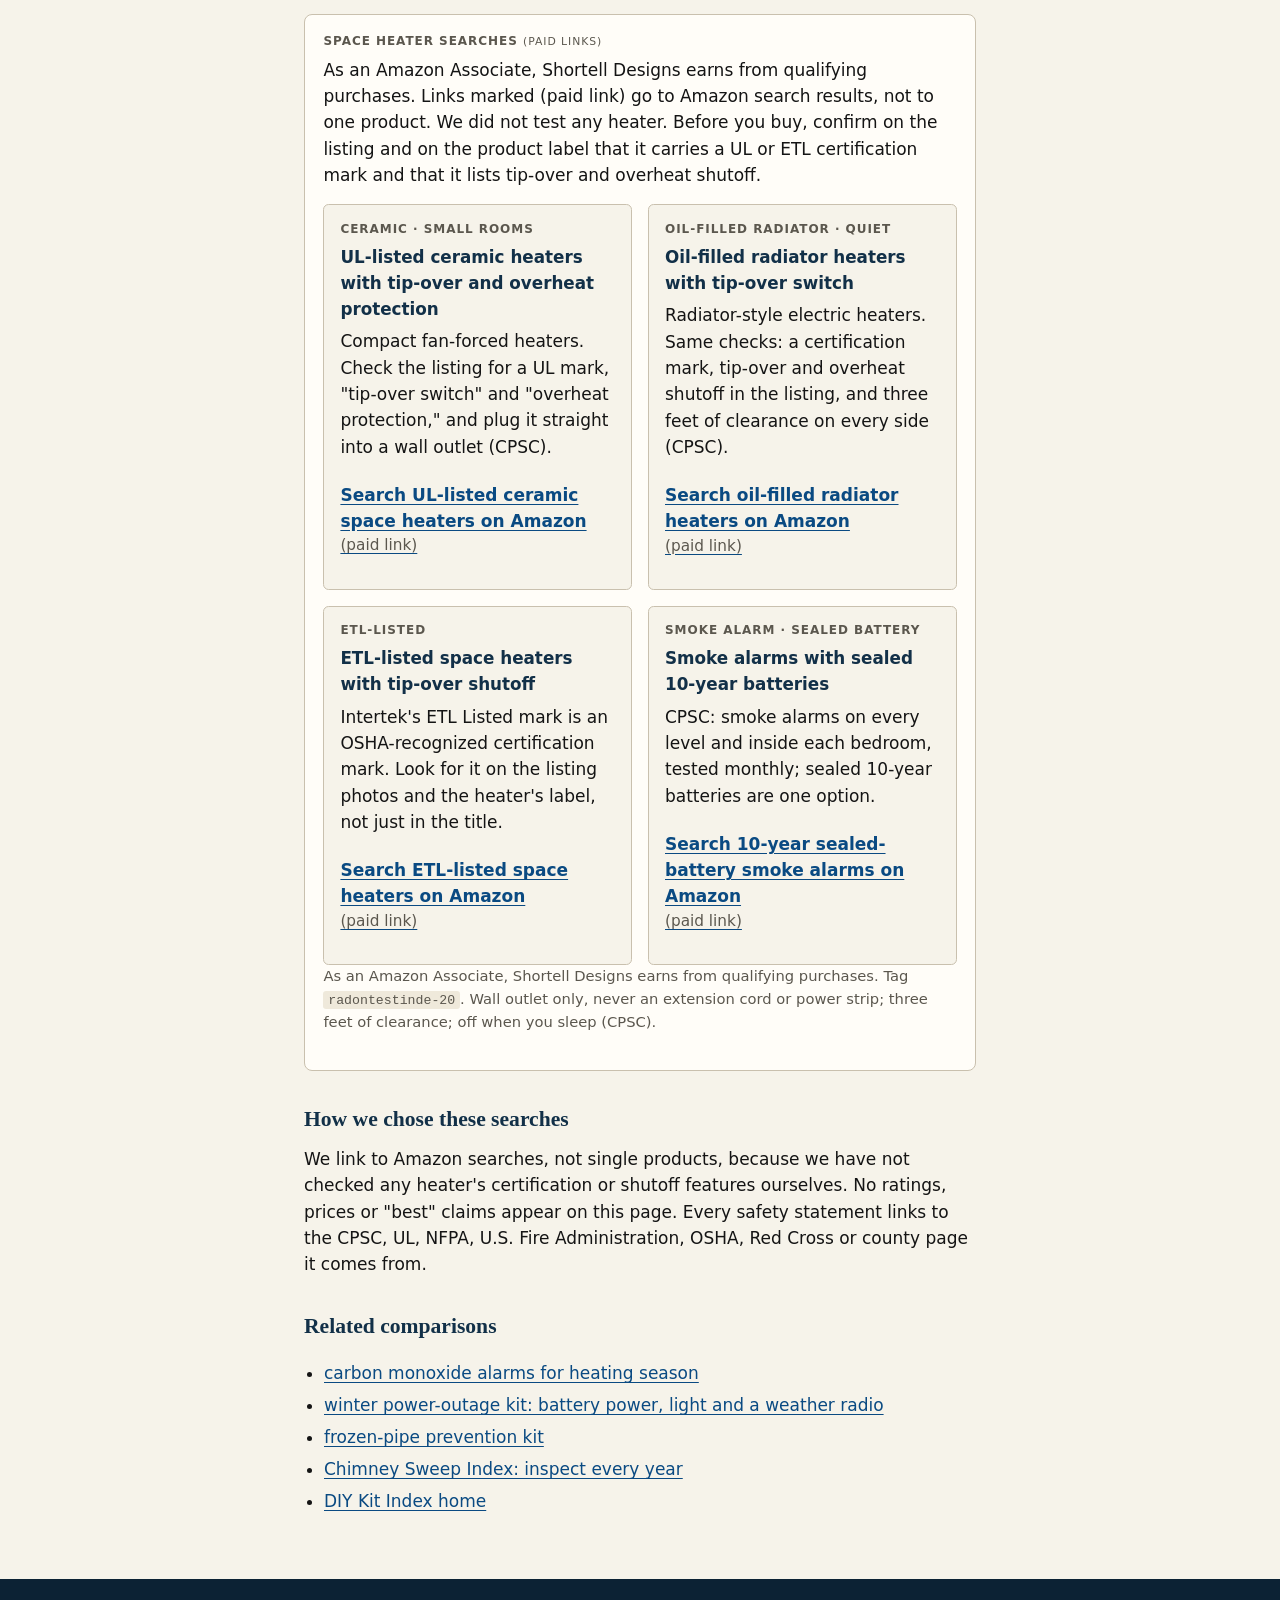
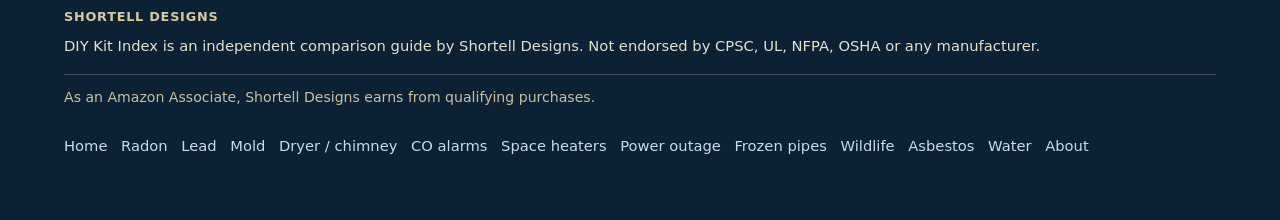
<file: space-heater-safety.html>
<!DOCTYPE html>
<html lang="en">
<head>
  <meta charset="utf-8">
  <meta name="viewport" content="width=device-width, initial-scale=1">
  <title>Space Heater Safety: Tip-Over and Overheat Shutoff</title>
  <meta name="description" content="Pick a UL- or ETL-listed electric space heater with tip-over and overheat shutoff, then follow CPSC's 3-foot, wall-outlet-only and hot-plug checks.">
  <link rel="stylesheet" href="css/style.css">
  <link rel="canonical" href="https://shortelldesigns.github.io/diy-kit-index/space-heater-safety.html">
</head>
<body>
  <a class="skip" href="#main">Skip to content</a>
  <header class="site-header">
    <div class="header-inner">
      <a class="brand" href="index.html">
        <span class="brand-mark" aria-hidden="true">Dk</span>
        <span class="brand-text">
          <span class="brand-name">DIY Kit Index</span>
          <span class="brand-sub">Shortell Designs · kit comparisons</span>
        </span>
      </a>
            <nav aria-label="Primary">
        <a href="index.html">Home</a>
        <a href="radon-test-kits.html">Radon</a>
        <a href="lead-paint-test-kits.html">Lead</a>
        <a href="mold-diy-kits.html">Mold</a>
        <a href="dryer-vent-chimney-diy.html">Dryer / chimney</a>
        <a href="carbon-monoxide-alarms.html">CO alarms</a>
        <a href="space-heater-safety.html" aria-current="page">Space heaters</a>
        <a href="power-outage-kit.html">Power outage</a>
        <a href="frozen-pipe-kit.html">Frozen pipes</a>
        <a href="wildlife-exclusion.html">Wildlife</a>
        <a href="asbestos-diy.html">Asbestos</a>
        <a href="water-filter-methods.html">Water</a>
        <a href="about.html">About</a>
      </nav>
    </div>
  </header>
  <main id="main">
    <article class="wrap-prose prose">
      <p class="kicker">Space heaters · winter</p>
      <h1>Space heater safety: tip-over and overheat shutoff, placement and plug checks</h1>
      <p class="meta">By Shortell Designs · Updated November 2026</p>
      <p class="fold-cta"><a class="jump" href="#picks">Skip to the space heater searches</a></p>
      <p>CPSC estimates that portable heaters, including electric space heaters, were involved in an average of 1,600 fires a year from 2020 to 2022, with an average of 70 deaths and 150 injuries a year. <a href="https://www.cpsc.gov/Newsroom/News-Releases/2026/Keep-Warm-and-Safe-This-Winter-Tips-for-Using-Generators-Furnaces-and-Space-Heaters">(CPSC, January 2026)</a> NFPA reports that space heaters and heating stoves accounted for nearly a third (30%) of home heating equipment fires but 73% of the deaths in those fires (2020–2024 averages), and that 46% of heating equipment fires happen from December through February. <a href="https://www.nfpa.org/education-and-research/home-fire-safety/heating">(NFPA)</a> This page covers electric heaters only: what to look for on the box, where the heater goes, and how to check the plug while it runs.</p>

      <h2>Before you buy: the label and the shutoffs</h2>
      <ul>
        <li><strong>A safety certification mark.</strong> CPSC says to make sure a space heater has the seal of a nationally recognized testing laboratory such as UL. <a href="https://onsafety.cpsc.gov/blog/2017/01/13/your-space-heater-needs-space">(CPSC OnSafety)</a> A certified heater will have a safety certification mark. <a href="https://www.cpsc.gov/s3fs-public/heaters.pdf">(CPSC Pub. 098)</a> UL LLC and Intertek Testing Services, whose certification mark is the ETL Listed mark, are both on OSHA's list of Nationally Recognized Testing Laboratories. <a href="https://www.osha.gov/nationally-recognized-testing-laboratory-program/current-list-of-nrtls">(OSHA NRTL list)</a> <a href="https://www.osha.gov/nationally-recognized-testing-laboratory-program/its">(OSHA: Intertek)</a></li>
        <li><strong>The standard behind it.</strong> The voluntary safety standard for portable electric room heaters is UL 1278, Standard for Movable and Wall- or Ceiling-Hung Electric Room Heaters (4th edition), which CPSC staff work on with UL. <a href="https://www.cpsc.gov/Regulations-Laws--Standards/Voluntary-Standards/Electric-Heaters">(CPSC: Electric Heaters)</a></li>
        <li><strong>Tip-over protection.</strong> UL says listed portable electric heaters must pass a tip-over test that simulates the worst tip-over position, and the heater must not start a fire on the terry cloth it is tipped onto. Makers can pass that test with temperature-limiting controls <em>or</em> a tip-over switch. If a switch is used, it must cut power before the heater tips past its balance point. <a href="https://code-authorities.ul.com/wp-content/uploads/2014/04/ul_ElectricHeaterTipoverProtection.pdf">(UL, The Code Authority, 2009)</a> So "UL listed" alone does not guarantee a switch. If you want one, look for "tip-over switch" or "tip-over shutoff" in the product's own description.</li>
        <li><strong>Thermostat and automatic shutoff.</strong> CPSC advises using an electric heater with thermostat control and an automatic device that turns the heater off if it tips over frontwards or backwards. <a href="https://www.cpsc.gov/Newsroom/News-Releases/2012/CPSC-Issues-Warnings-On-Use-Of-Space-Heaters-Offers-Eight-Point-Safety-Checklist">(CPSC)</a> Los Angeles County's 2026 space heater bulletin says a heater should have a thermostat that shuts off when the set temperature is reached, and an automatic tip-over shutdown that turns the unit off if it is knocked over. A heater without that tip-over shutdown must have overheat protection that shuts the unit off if it overheats. <a href="https://file.lacounty.gov/SDSInter/ceo/rmo/1204041_SafetyBulletin-PortableIndoorSpaceHeaters-2026.pdf">(L.A. County, Feb 2026)</a></li>
        <li><strong>Recalls.</strong> Before you use any household product, check <a href="https://www.cpsc.gov/recalls">cpsc.gov/recalls</a>. If yours is recalled, stop using it and contact the recalling company for the remedy. <a href="https://www.cpsc.gov/Newsroom/News-Releases/2026/Keep-Warm-and-Safe-This-Winter-Tips-for-Using-Generators-Furnaces-and-Space-Heaters">(CPSC, January 2026)</a></li>
      </ul>

      <h2>Placement checklist</h2>
      <ul>
        <li>Keep the heater at least three feet from drapes, furniture, bedding and other things that can burn. <a href="https://www.cpsc.gov/Newsroom/News-Releases/2026/Keep-Warm-and-Safe-This-Winter-Tips-for-Using-Generators-Furnaces-and-Space-Heaters">(CPSC, January 2026)</a> CPSC measures that three feet from the front, sides and rear of the heater. <a href="https://www.cpsc.gov/s3fs-public/heaters.pdf">(CPSC Pub. 098)</a></li>
        <li>Set it on a stable, level surface where it will not be knocked over. <a href="https://www.cpsc.gov/s3fs-public/heaters.pdf">(CPSC Pub. 098)</a> Keep it out of traffic. <a href="https://www.cpsc.gov/Newsroom/News-Releases/2012/CPSC-Issues-Warnings-On-Use-Of-Space-Heaters-Offers-Eight-Point-Safety-Checklist">(CPSC)</a></li>
        <li>Never run the cord under rugs or carpeting; that can damage the cord and make it, and things near it, burn. <a href="https://www.cpsc.gov/s3fs-public/heaters.pdf">(CPSC Pub. 098)</a></li>
        <li>Keep electric heaters away from water, and never touch one if you are wet. <a href="https://www.cpsc.gov/s3fs-public/heaters.pdf">(CPSC Pub. 098)</a> In a bathroom, never place the heater near the tub or sink where it could fall into water. <a href="https://www.cpsc.gov/Newsroom/News-Releases/2012/CPSC-Issues-Warnings-On-Use-Of-Space-Heaters-Offers-Eight-Point-Safety-Checklist">(CPSC)</a></li>
        <li>Supervise young children in a room with a space heater, and teach them never to put fingers or objects through the guard. <a href="https://www.cpsc.gov/Newsroom/News-Releases/2012/CPSC-Issues-Warnings-On-Use-Of-Space-Heaters-Offers-Eight-Point-Safety-Checklist">(CPSC)</a></li>
        <li>Turn heaters off when you sleep. <a href="https://www.cpsc.gov/Newsroom/News-Releases/2026/Keep-Warm-and-Safe-This-Winter-Tips-for-Using-Generators-Furnaces-and-Space-Heaters">(CPSC, January 2026)</a> Turn them off when you leave the room, too. <a href="https://www.usfa.fema.gov/prevention/home-fires/prevent-fires/heating/">(U.S. Fire Administration)</a></li>
      </ul>

      <h2>Plug and outlet checklist</h2>
      <ul>
        <li>Plug the heater directly into a wall outlet, never into an extension cord or power strip. <a href="https://www.cpsc.gov/Newsroom/News-Releases/2026/Keep-Warm-and-Safe-This-Winter-Tips-for-Using-Generators-Furnaces-and-Space-Heaters">(CPSC, January 2026)</a></li>
        <li>The plug should fit tightly in the outlet. If it doesn't, don't use that outlet for the heater. <a href="https://www.cpsc.gov/s3fs-public/heaters.pdf">(CPSC Pub. 098)</a></li>
        <li>Before use, inspect the heater, cord and plug for damage, and never run a heater you suspect is damaged. <a href="https://www.cpsc.gov/s3fs-public/heaters.pdf">(CPSC Pub. 098)</a></li>
        <li>While it runs, check often whether the plug, cord, wall outlet or faceplate is hot. If the plug, outlet or faceplate is hot, stop using the heater and have a qualified electrician check and/or replace the plug or faulty wall outlet. If the cord is hot, unplug the heater and have it inspected or repaired by an authorized repair person. <a href="https://www.cpsc.gov/s3fs-public/heaters.pdf">(CPSC Pub. 098)</a> CPSC technical staff have investigated heaters with thermally damaged plugs from different manufacturers and wrote to UL about it in 2022. <a href="https://www.cpsc.gov/Regulations-Laws--Standards/Voluntary-Standards/Electric-Heaters">(CPSC: Electric Heaters)</a></li>
      </ul>

      <h2>Smoke alarms, and where carbon monoxide fits</h2>
      <p>CPSC says to put smoke alarms on every level of the home and inside each bedroom. Put CO alarms on every level and outside sleeping areas, with battery power or battery backup. Test them monthly. <a href="https://www.cpsc.gov/Newsroom/News-Releases/2026/Keep-Warm-and-Safe-This-Winter-Tips-for-Using-Generators-Furnaces-and-Space-Heaters">(CPSC, January 2026)</a> CPSC ties carbon monoxide to <em>fuel-burning</em> equipment such as furnaces, fireplaces and generators, and warns never to refuel a fuel-burning portable heater while it is in use. <a href="https://www.cpsc.gov/Newsroom/News-Releases/2026/Keep-Warm-and-Safe-This-Winter-Tips-for-Using-Generators-Furnaces-and-Space-Heaters">(CPSC, January 2026)</a> If any fuel-burning appliance heats your home, compare <a href="carbon-monoxide-alarms.html">carbon monoxide alarms for heating season</a>.</p>

      <h2>Power outage: a generator never comes inside</h2>
      <p>CPSC says gasoline-powered generators used in winter outages can produce as much CO as hundreds of cars, and estimates about 750 people died from CO poisoning associated with generators alone from 2012 to 2022. Use a portable generator outdoors only, at least 20 feet from the home with the exhaust pointed away from any nearby building, and never in a home, basement, shed or garage. CPSC also recommends battery flashlights or lanterns instead of candles. <a href="https://www.cpsc.gov/Newsroom/News-Releases/2026/Keep-Warm-and-Safe-This-Winter-Tips-for-Using-Generators-Furnaces-and-Space-Heaters">(CPSC, January 2026)</a> See our <a href="power-outage-kit.html">winter power-outage kit: battery power, light and a weather radio</a>.</p>

      <h2>Thawing a frozen pipe</h2>
      <p>The Red Cross lists a portable space heater, kept away from flammable materials, as one safe way to warm a frozen pipe, along with an electric heating pad, a hair dryer or towels soaked in hot water, and says never to use an open flame. <a href="https://www.redcross.org/get-help/how-to-prepare-for-emergencies/types-of-emergencies/winter-storm/frozen-pipes.html">(American Red Cross)</a> The placement and plug rules above still apply. Prevention steps are in our <a href="frozen-pipe-kit.html">frozen-pipe kit: pipe sleeves, heat cable, faucet covers and a freeze alert</a>.</p>

      <div class="kit-block" id="picks">
        <p class="kicker">Space heater searches <span class="paid">(paid links)</span></p>
        <p class="pick-note">As an Amazon Associate, Shortell Designs earns from qualifying purchases. Links marked (paid link) go to Amazon search results, not to one product. We did not test any heater. Before you buy, confirm on the listing and on the product label that it carries a UL or ETL certification mark and that it lists tip-over and overheat shutoff.</p>
        <div class="kits">
          <article class="kit">
            <p class="kicker">Ceramic · small rooms</p>
            <h3>UL-listed ceramic heaters with tip-over and overheat protection</h3>
            <p>Compact fan-forced heaters. Check the listing for a UL mark, "tip-over switch" and "overheat protection," and plug it straight into a wall outlet (CPSC).</p>
            <p><a rel="sponsored nofollow" class="kit-link" href="https://www.amazon.com/s?k=ul+listed+ceramic+space+heater+tip-over+overheat+protection&amp;tag=radontestinde-20">Search UL-listed ceramic space heaters on Amazon <span class="paid">(paid link)</span></a></p>
          </article>
          <article class="kit">
            <p class="kicker">Oil-filled radiator · quiet</p>
            <h3>Oil-filled radiator heaters with tip-over switch</h3>
            <p>Radiator-style electric heaters. Same checks: a certification mark, tip-over and overheat shutoff in the listing, and three feet of clearance on every side (CPSC).</p>
            <p><a rel="sponsored nofollow" class="kit-link" href="https://www.amazon.com/s?k=oil+filled+radiator+heater+tip-over+switch+overheat+protection&amp;tag=radontestinde-20">Search oil-filled radiator heaters on Amazon <span class="paid">(paid link)</span></a></p>
          </article>
          <article class="kit">
            <p class="kicker">ETL-listed</p>
            <h3>ETL-listed space heaters with tip-over shutoff</h3>
            <p>Intertek's ETL Listed mark is an OSHA-recognized certification mark. Look for it on the listing photos and the heater's label, not just in the title.</p>
            <p><a rel="sponsored nofollow" class="kit-link" href="https://www.amazon.com/s?k=etl+listed+electric+space+heater+indoor+tip-over+protection&amp;tag=radontestinde-20">Search ETL-listed space heaters on Amazon <span class="paid">(paid link)</span></a></p>
          </article>
          <article class="kit">
            <p class="kicker">Smoke alarm · sealed battery</p>
            <h3>Smoke alarms with sealed 10-year batteries</h3>
            <p>CPSC: smoke alarms on every level and inside each bedroom, tested monthly; sealed 10-year batteries are one option.</p>
            <p><a rel="sponsored nofollow" class="kit-link" href="https://www.amazon.com/s?k=smoke+alarm+10+year+sealed+battery&amp;tag=radontestinde-20">Search 10-year sealed-battery smoke alarms on Amazon <span class="paid">(paid link)</span></a></p>
          </article>
        </div>
        <p class="meta">As an Amazon Associate, Shortell Designs earns from qualifying purchases. Tag <code>radontestinde-20</code>. Wall outlet only, never an extension cord or power strip; three feet of clearance; off when you sleep (CPSC).</p>
      </div>

      <h2>How we chose these searches</h2>
      <p>We link to Amazon searches, not single products, because we have not checked any heater's certification or shutoff features ourselves. No ratings, prices or "best" claims appear on this page. Every safety statement links to the CPSC, UL, NFPA, U.S. Fire Administration, OSHA, Red Cross or county page it comes from.</p>

      <h2>Related comparisons</h2>
      <ul>
        <li><a href="carbon-monoxide-alarms.html">carbon monoxide alarms for heating season</a></li>
        <li><a href="power-outage-kit.html">winter power-outage kit: battery power, light and a weather radio</a></li>
        <li><a href="frozen-pipe-kit.html">frozen-pipe prevention kit</a></li>
        <li><a href="https://shortelldesigns.github.io/chimney-sweep-index/how-to.html">Chimney Sweep Index: inspect every year</a></li>
        <li><a href="index.html">DIY Kit Index home</a></li>
      </ul>
    </article>
  </main>
  <footer class="site-footer">
    <div class="wrap">
      <p class="byline">Shortell Designs</p>
      <p>DIY Kit Index is an independent comparison guide by Shortell Designs. Not endorsed by CPSC, UL, NFPA, OSHA or any manufacturer.</p>
      <p class="assoc">As an Amazon Associate, Shortell Designs earns from qualifying purchases.</p>
            <p class="foot-nav">
        <a href="index.html">Home</a>
        <a href="radon-test-kits.html">Radon</a>
        <a href="lead-paint-test-kits.html">Lead</a>
        <a href="mold-diy-kits.html">Mold</a>
        <a href="dryer-vent-chimney-diy.html">Dryer / chimney</a>
        <a href="carbon-monoxide-alarms.html">CO alarms</a>
        <a href="space-heater-safety.html">Space heaters</a>
        <a href="power-outage-kit.html">Power outage</a>
        <a href="frozen-pipe-kit.html">Frozen pipes</a>
        <a href="wildlife-exclusion.html">Wildlife</a>
        <a href="asbestos-diy.html">Asbestos</a>
        <a href="water-filter-methods.html">Water</a>
        <a href="about.html">About</a>
      </p>
    </div>
  </footer>
</body>
</html>
</file>
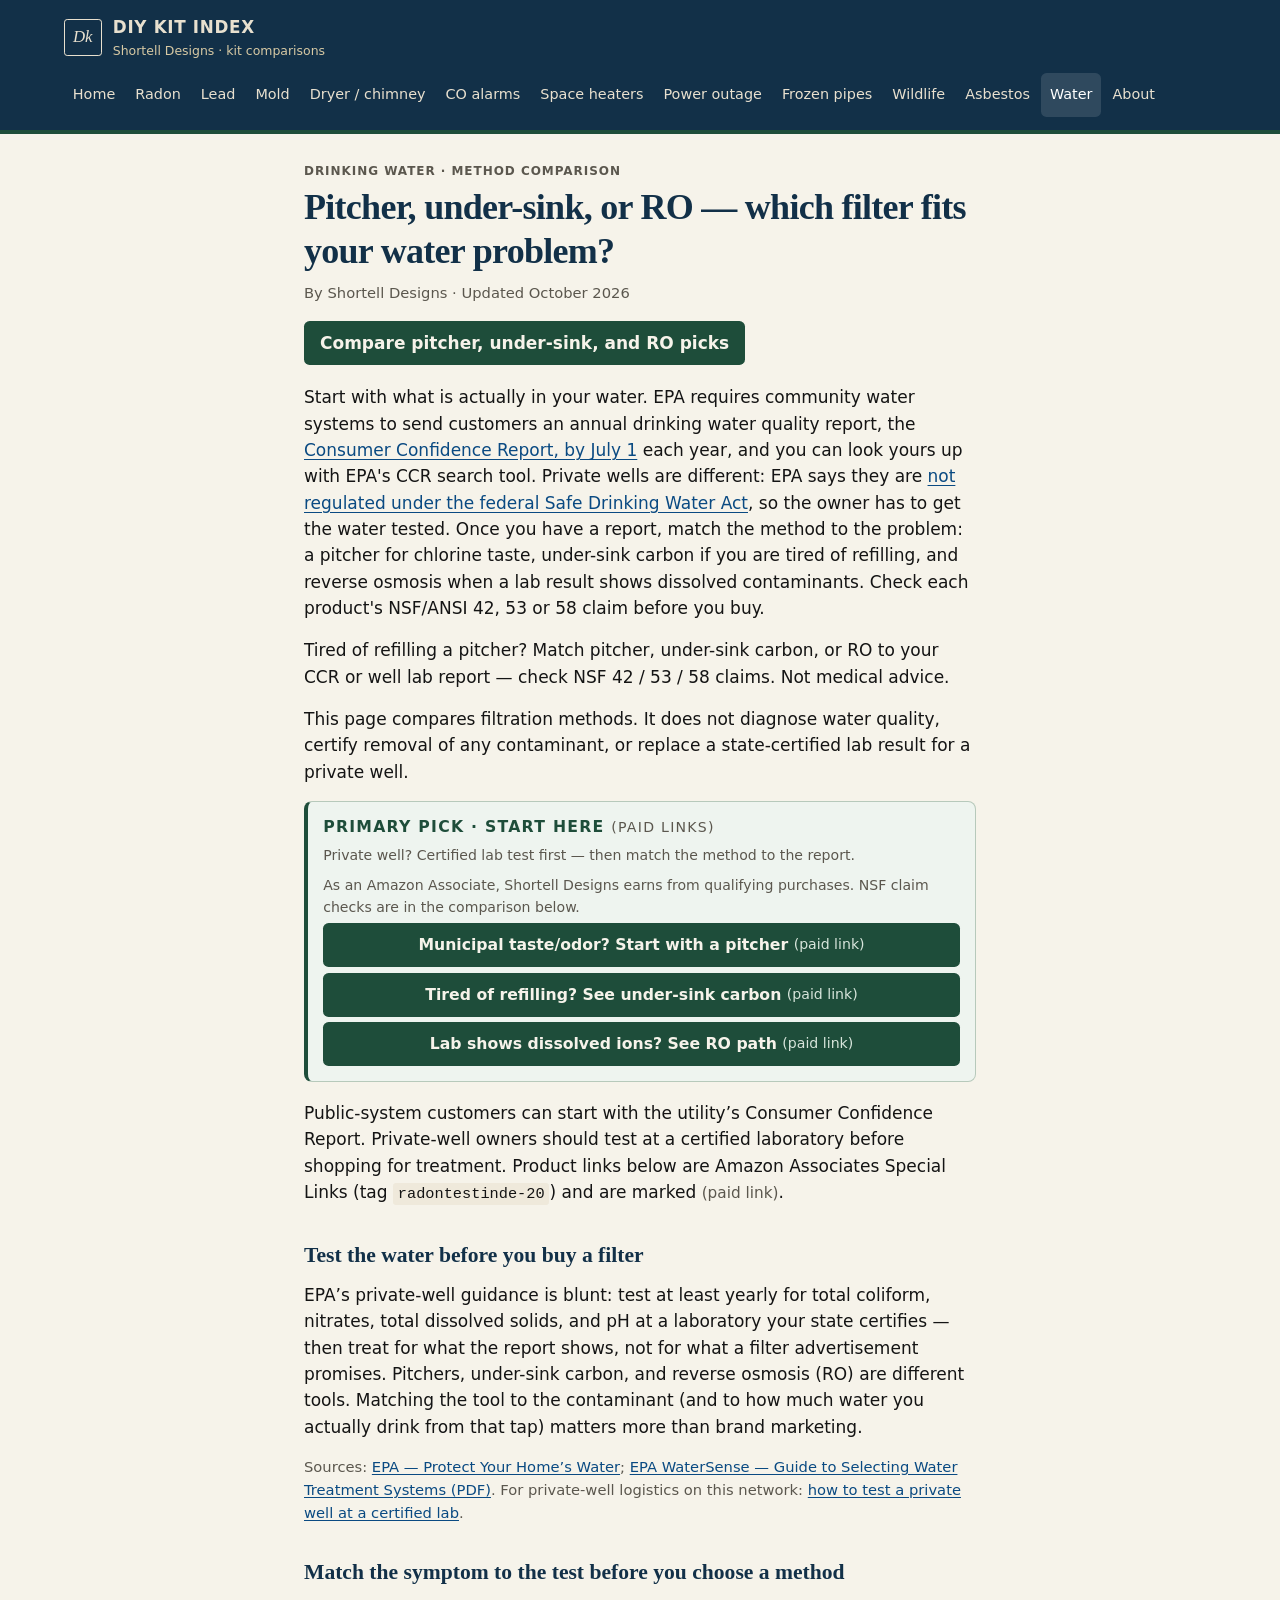
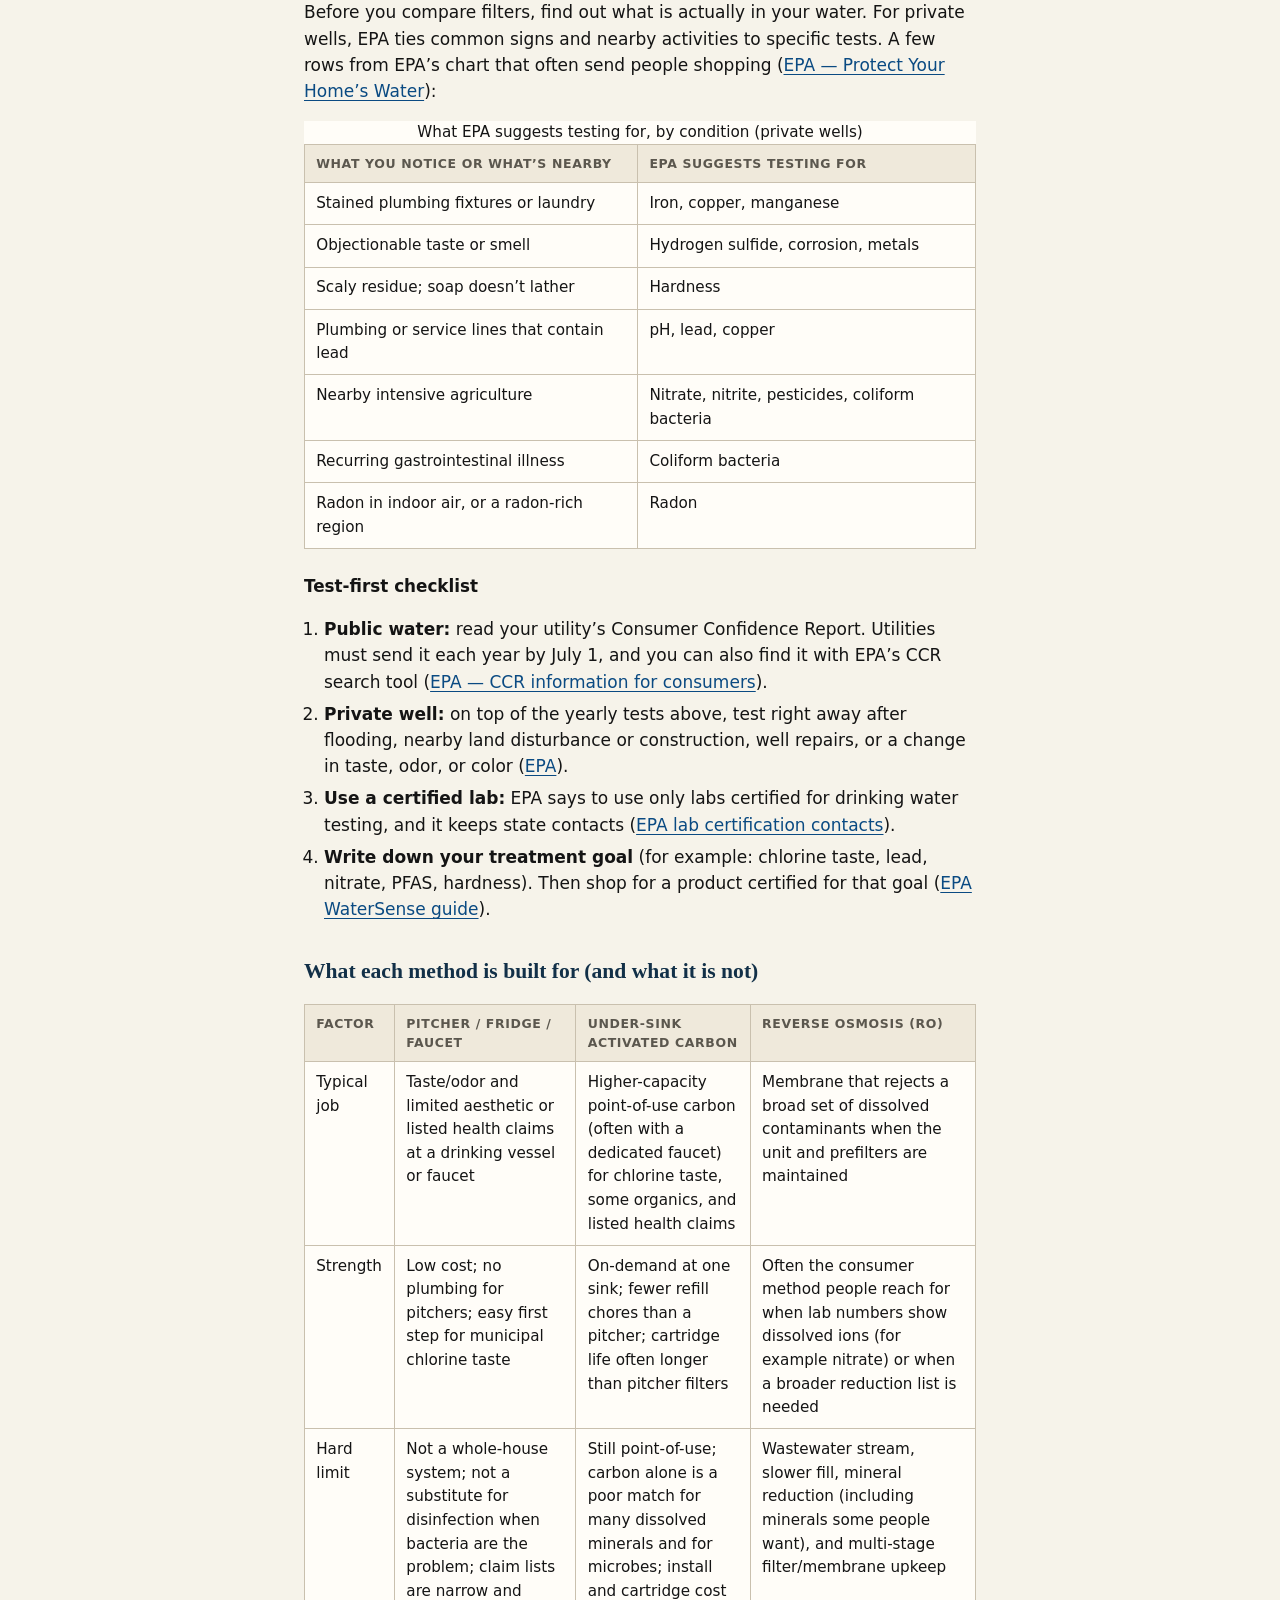
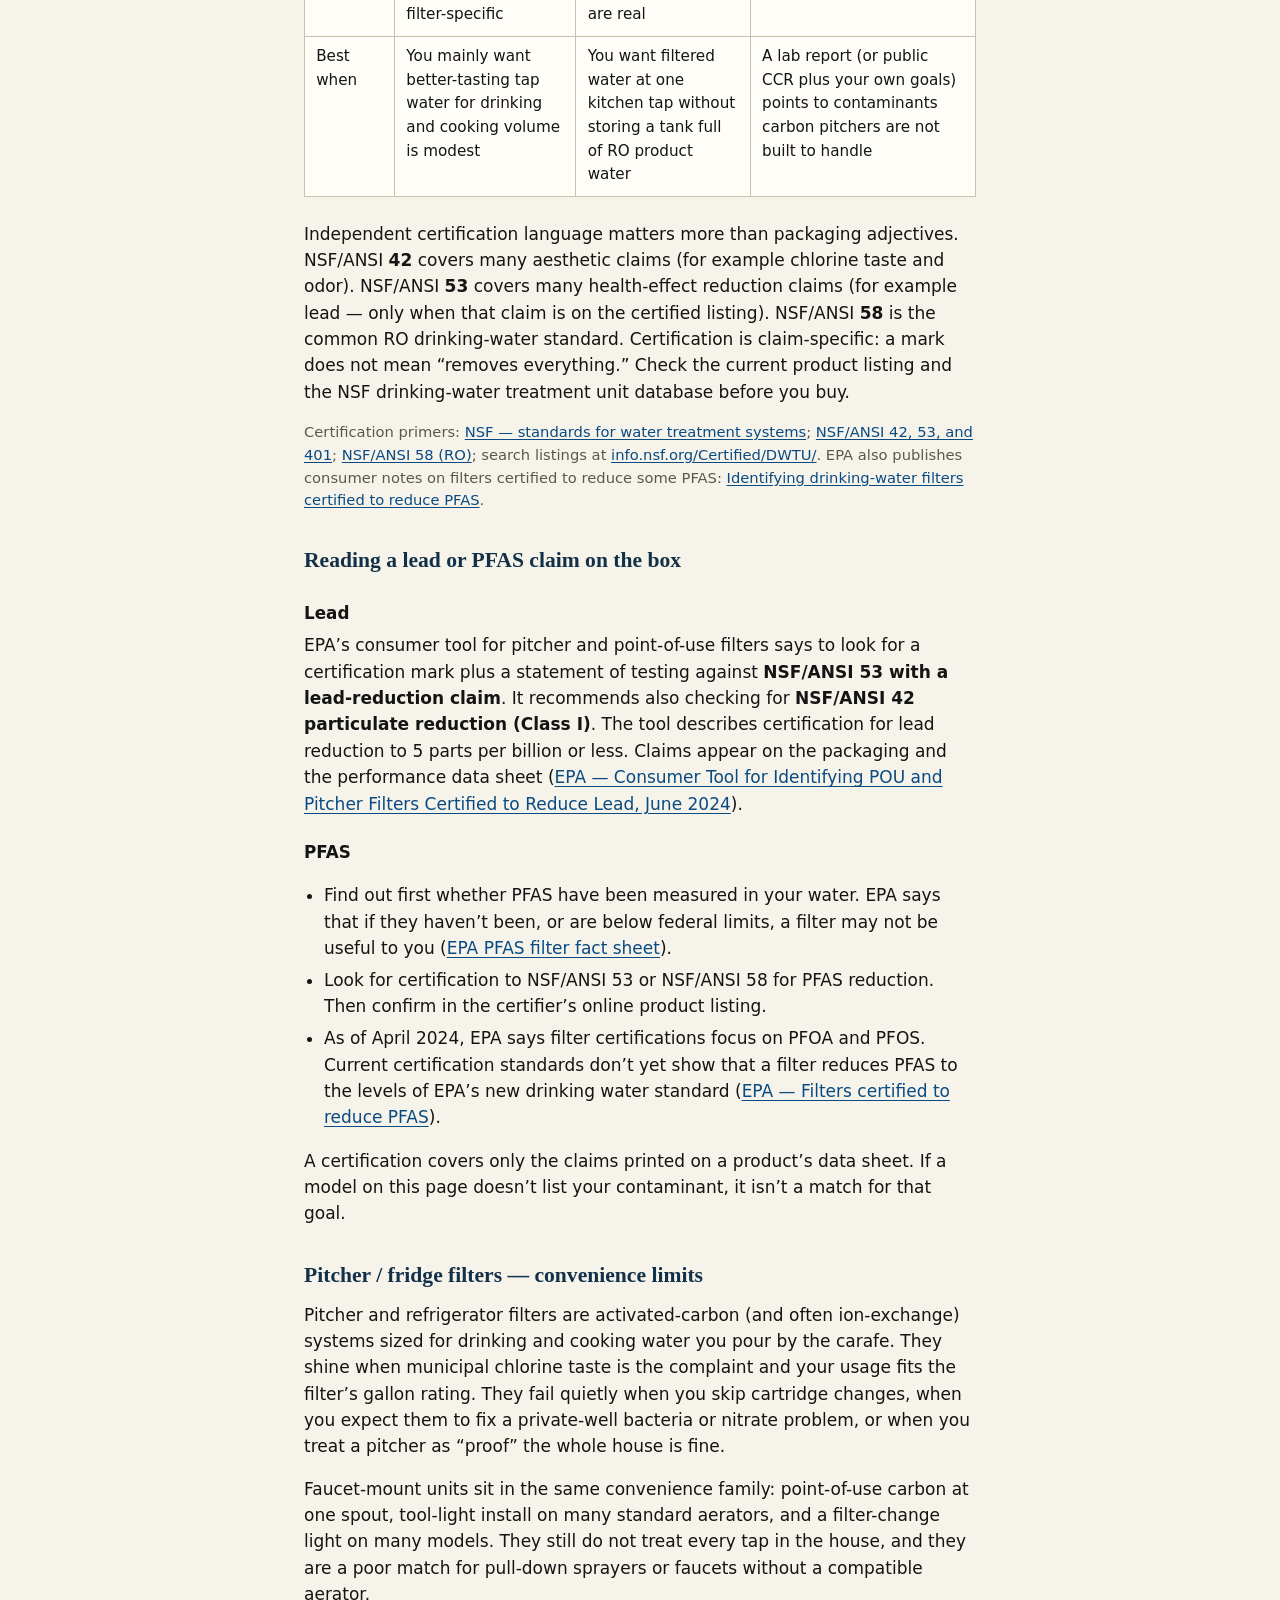
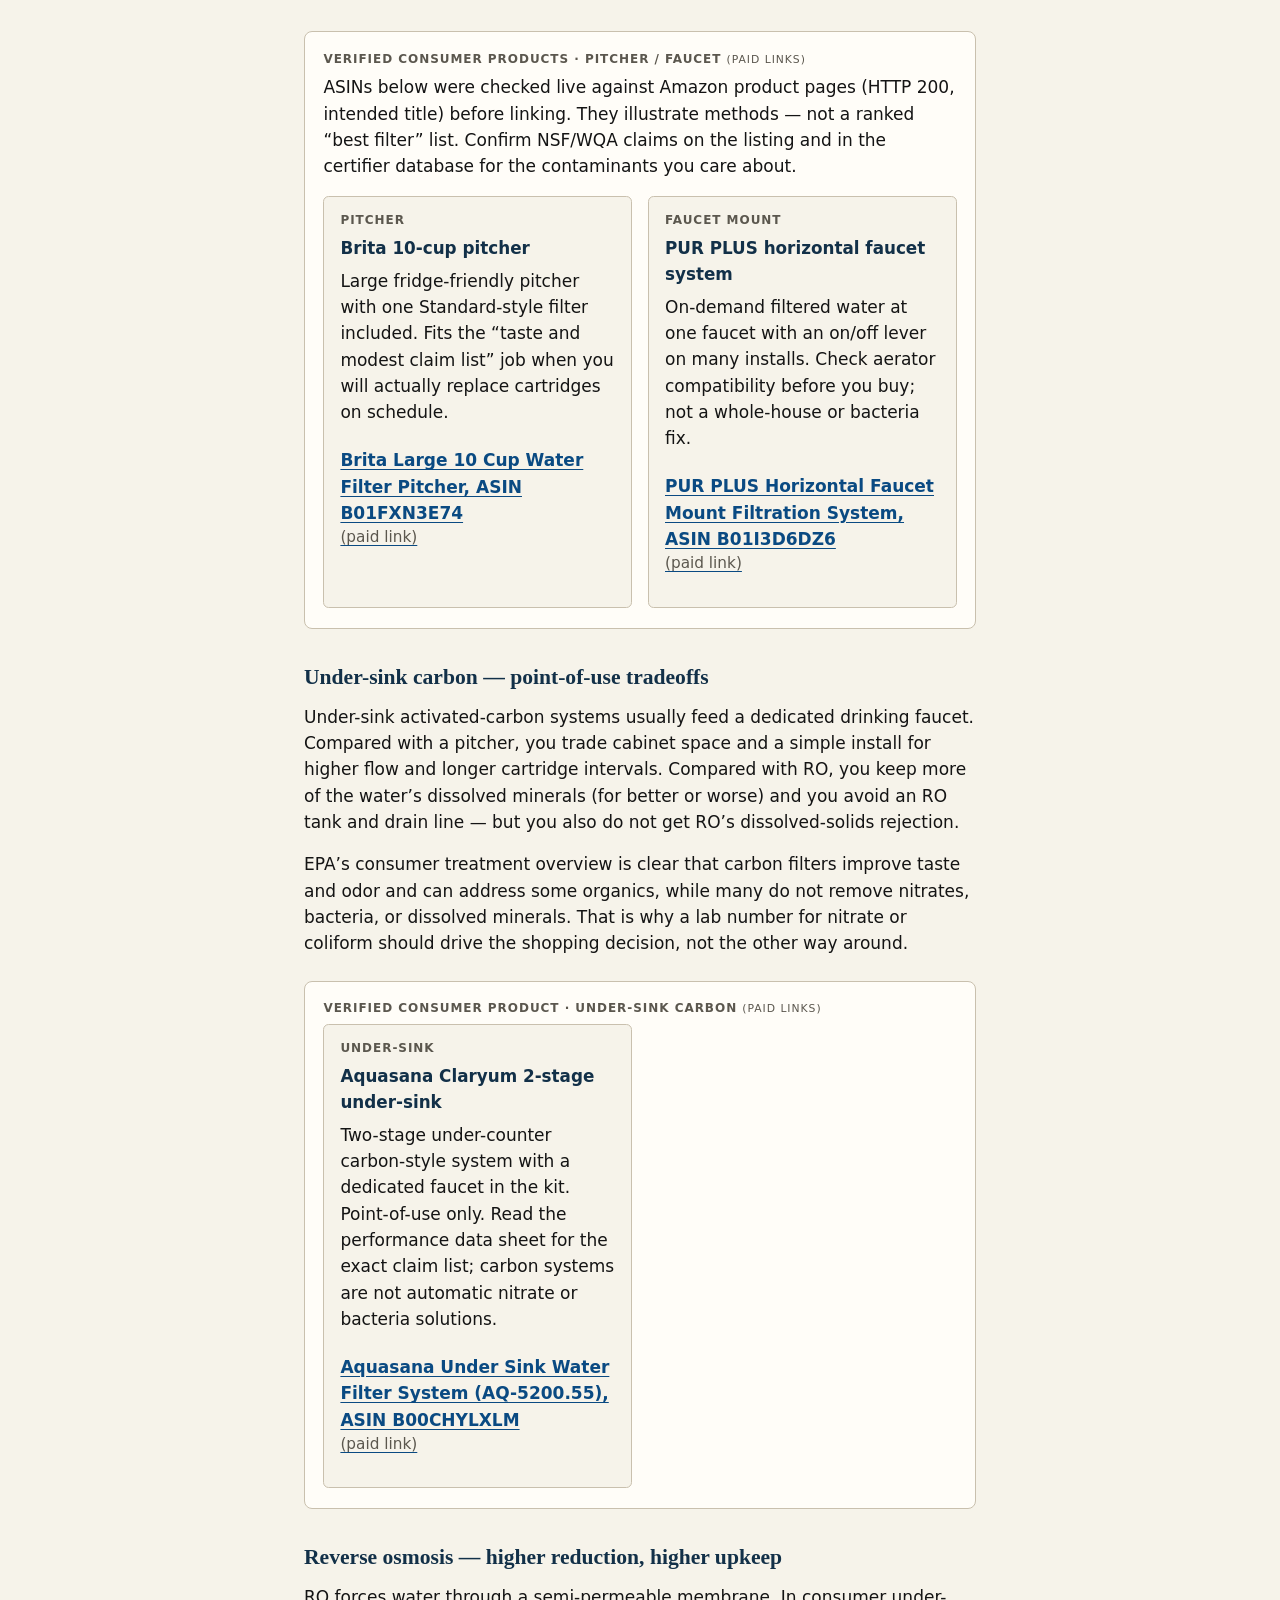
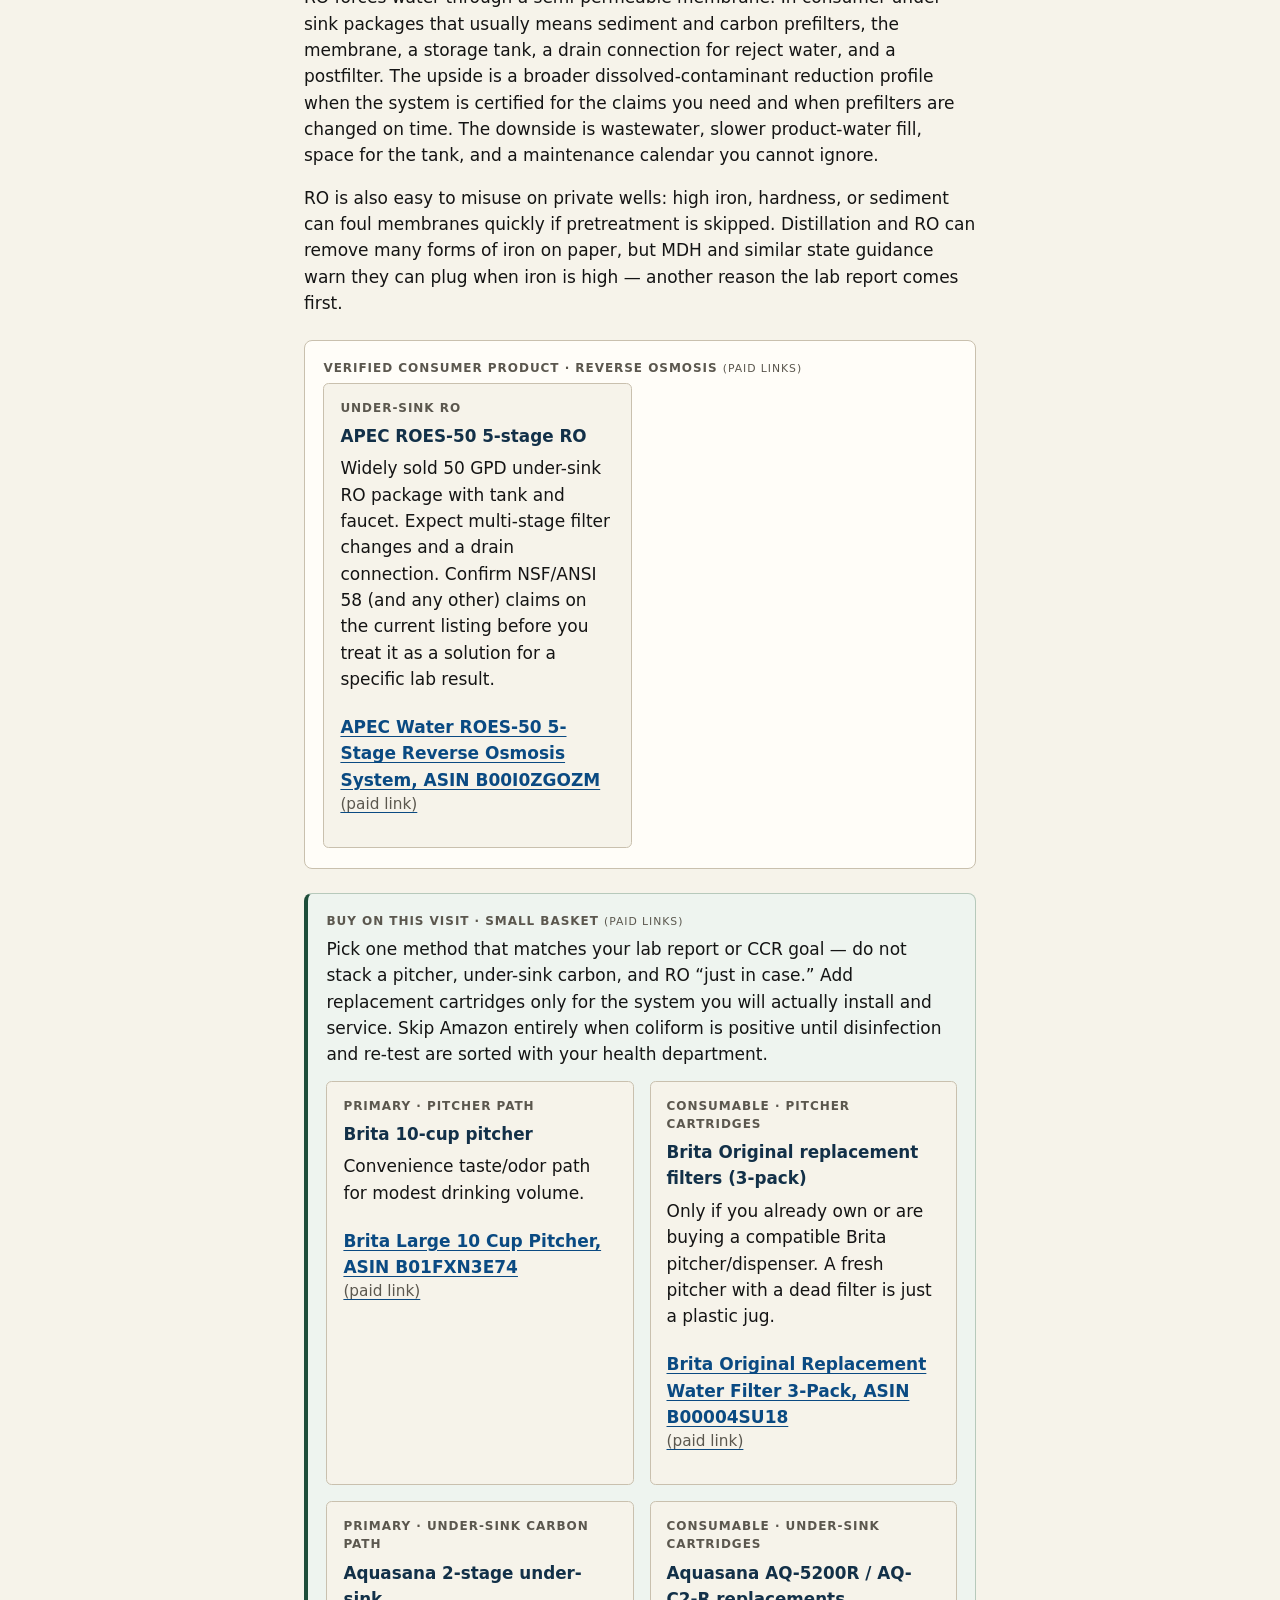
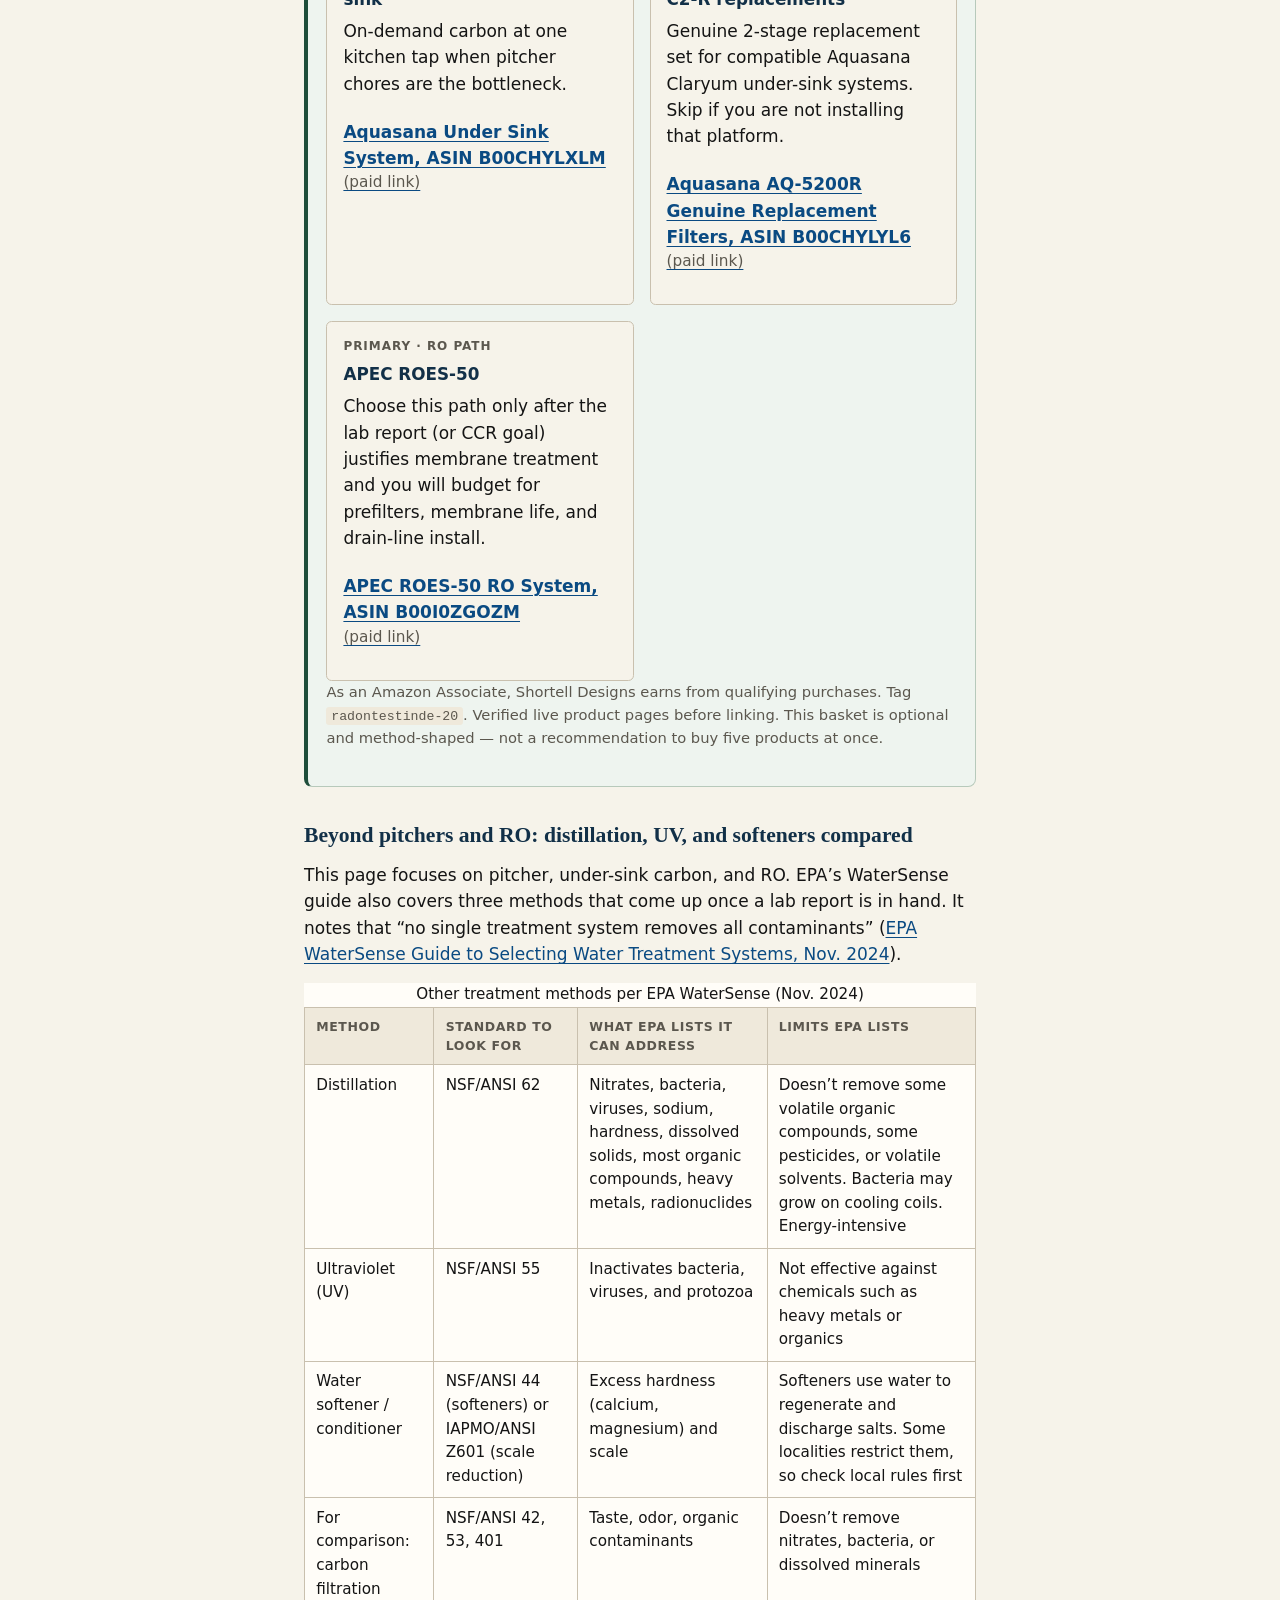
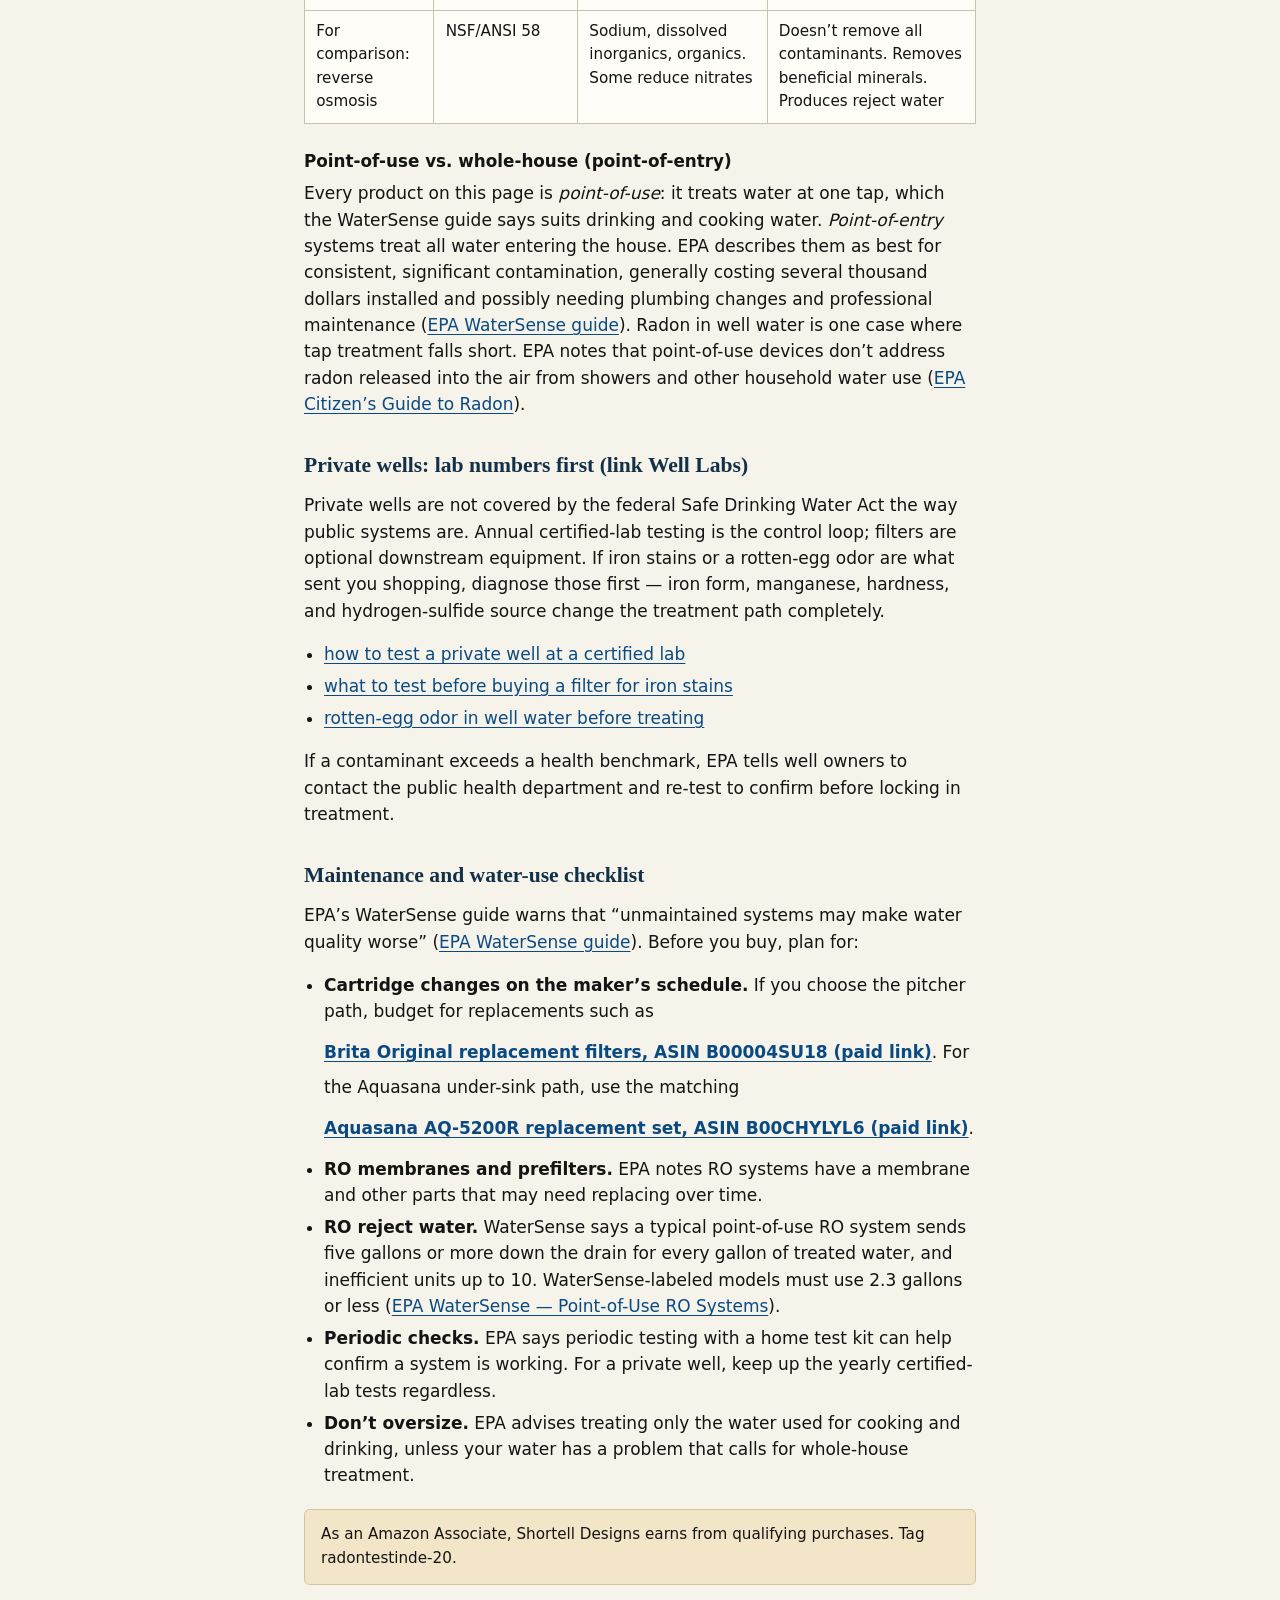
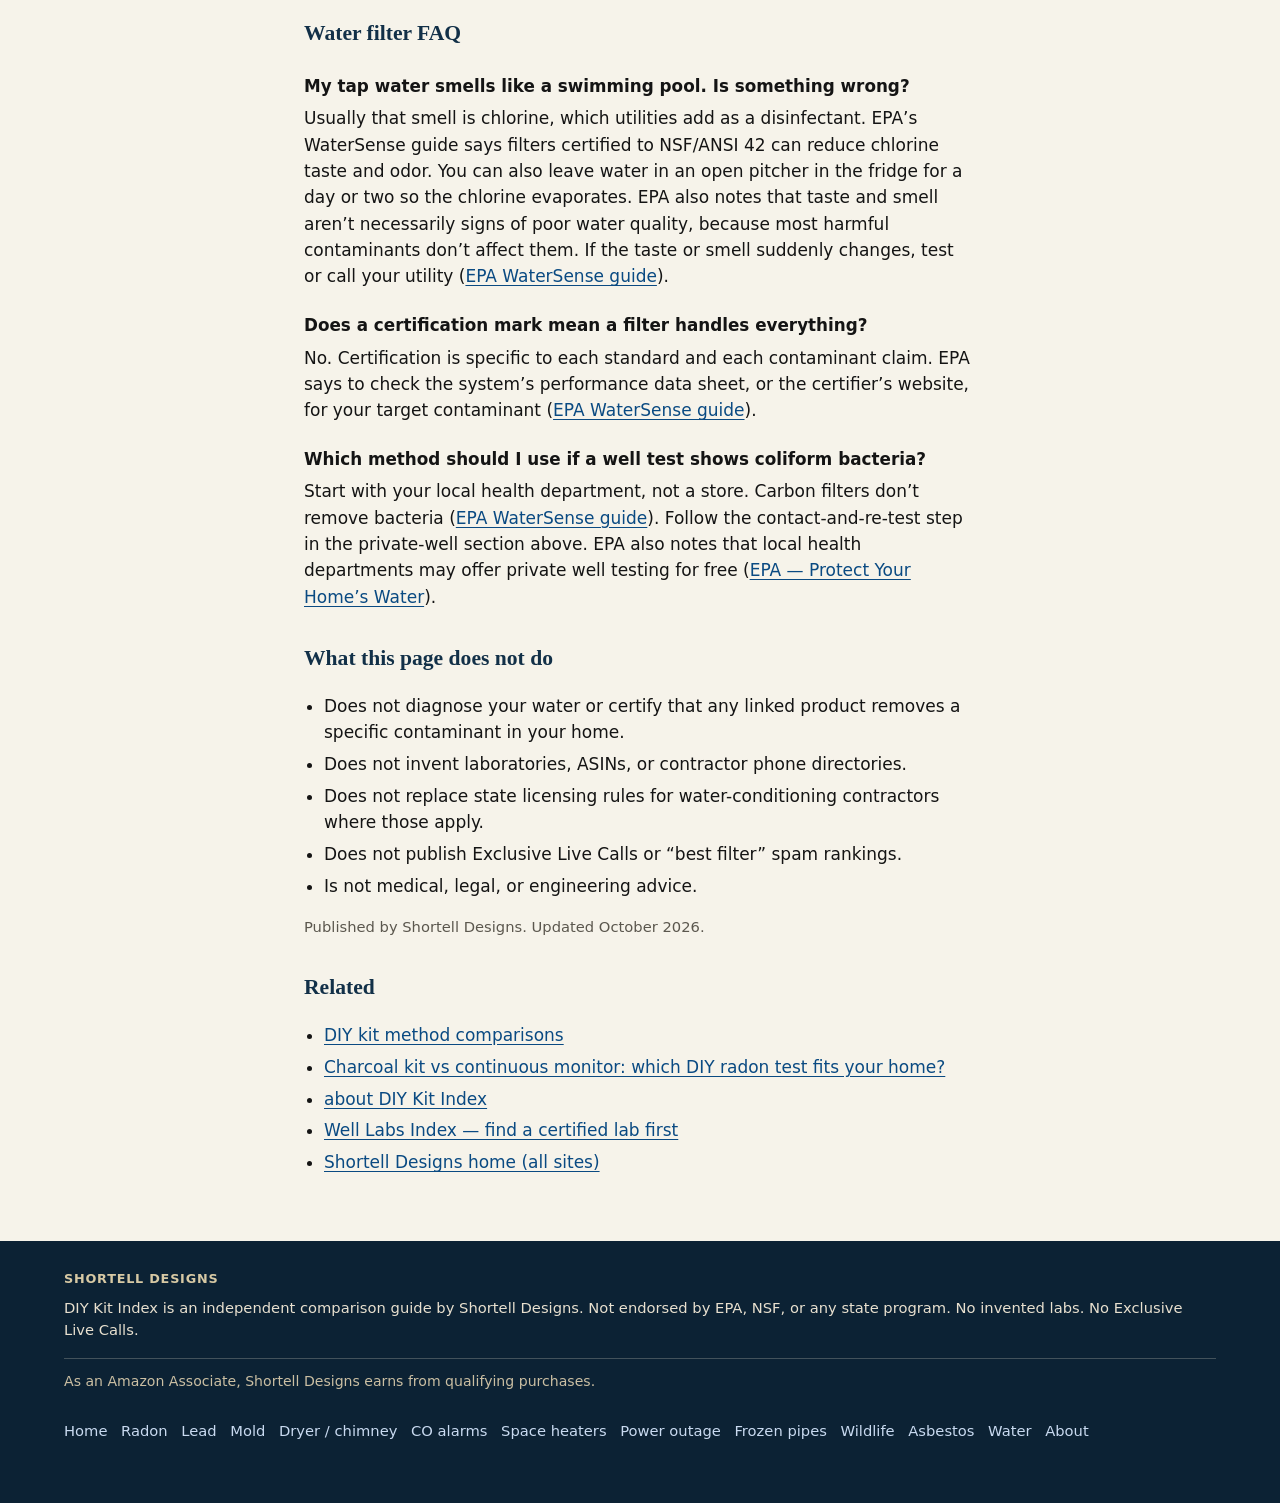
<file: water-filter-methods.html>
<!DOCTYPE html>
<html lang="en">
<head>
  <meta charset="utf-8">
  <meta name="viewport" content="width=device-width, initial-scale=1">
  <title>Water Filter Types Compared: Pitcher, Under-Sink, RO</title>
  <meta name="description" content="Read your utility's annual water report (due by July 1) or a well lab result first, then match a pitcher, under-sink or RO filter to it. Paid links.">
  <link rel="stylesheet" href="css/style.css">
  <link rel="canonical" href="https://shortelldesigns.github.io/diy-kit-index/water-filter-methods.html">
  <script type="application/ld+json">
{
  "@context": "https://schema.org",
  "@graph": [
    {
      "@type": "Organization",
      "@id": "https://shortelldesigns.github.io/#organization",
      "name": "Shortell Designs",
      "url": "https://shortelldesigns.github.io/",
      "email": "shortelldesigns@gmail.com",
      "description": "Independent DIY kit comparisons and tax tools for homeowners and W-2 + 1099 side hustles. Amazon Associates disclosures on product links."
    },
    {
      "@type": "WebSite",
      "@id": "https://shortelldesigns.github.io/diy-kit-index/water-filter-methods.html#website",
      "url": "https://shortelldesigns.github.io/diy-kit-index/water-filter-methods.html",
      "name": "Home water filter methods — pitcher vs under-sink vs RO",
      "description": "Compare pitcher, under-sink carbon, and reverse-osmosis methods. Match the filter to your CCR or well lab report. Not medical advice.",
      "publisher": { "@id": "https://shortelldesigns.github.io/#organization" },
      "inLanguage": "en-US"
    },
    {
      "@type": "WebPage",
      "@id": "https://shortelldesigns.github.io/diy-kit-index/water-filter-methods.html#webpage",
      "url": "https://shortelldesigns.github.io/diy-kit-index/water-filter-methods.html",
      "name": "Home water filter methods — pitcher vs under-sink vs RO",
      "description": "Compare pitcher, under-sink carbon, and reverse-osmosis methods. Match the filter to your CCR or well lab report. Not medical advice.",
      "isPartOf": { "@id": "https://shortelldesigns.github.io/diy-kit-index/water-filter-methods.html#website" },
      "about": { "@id": "https://shortelldesigns.github.io/#organization" },
      "publisher": { "@id": "https://shortelldesigns.github.io/#organization" },
      "inLanguage": "en-US",
      "dateModified": "2026-10-02"
    }
  ]
}
  </script>
</head>
<body>
  <a class="skip" href="#main">Skip to content</a>
  <header class="site-header">
    <div class="header-inner">
      <a class="brand" href="index.html">
        <span class="brand-mark" aria-hidden="true">Dk</span>
        <span class="brand-text">
          <span class="brand-name">DIY Kit Index</span>
          <span class="brand-sub">Shortell Designs · kit comparisons</span>
        </span>
      </a>
            <nav aria-label="Primary">
        <a href="index.html">Home</a>
        <a href="radon-test-kits.html">Radon</a>
        <a href="lead-paint-test-kits.html">Lead</a>
        <a href="mold-diy-kits.html">Mold</a>
        <a href="dryer-vent-chimney-diy.html">Dryer / chimney</a>
        <a href="carbon-monoxide-alarms.html">CO alarms</a>
        <a href="space-heater-safety.html">Space heaters</a>
        <a href="power-outage-kit.html">Power outage</a>
        <a href="frozen-pipe-kit.html">Frozen pipes</a>
        <a href="wildlife-exclusion.html">Wildlife</a>
        <a href="asbestos-diy.html">Asbestos</a>
        <a href="water-filter-methods.html" aria-current="page">Water</a>
        <a href="about.html">About</a>
      </nav>
    </div>
  </header>
  <main id="main">
    <article class="wrap-prose prose">
      <p class="kicker">Drinking water · method comparison</p>
      <h1>Pitcher, under-sink, or RO — which filter fits your water problem?</h1>
      <p class="meta">By Shortell Designs · Updated October 2026</p>
      <p class="fold-cta"><a class="jump" href="#picks">Compare pitcher, under-sink, and RO picks</a></p>
      <p class="intro">Start with what is actually in your water. EPA requires community water systems to send customers an annual drinking water quality report, the <a href="https://www.epa.gov/ccr/ccr-information-consumers">Consumer Confidence Report, by July 1</a> each year, and you can look yours up with EPA's CCR search tool. Private wells are different: EPA says they are <a href="https://www.epa.gov/privatewells">not regulated under the federal Safe Drinking Water Act</a>, so the owner has to get the water tested. Once you have a report, match the method to the problem: a pitcher for chlorine taste, under-sink carbon if you are tired of refilling, and reverse osmosis when a lab result shows dissolved contaminants. Check each product's NSF/ANSI 42, 53 or 58 claim before you buy.</p>
      <p>Tired of refilling a pitcher? Match pitcher, under-sink carbon, or RO to your CCR or well lab report — check NSF 42 / 53 / 58 claims. Not medical advice.</p>
      <p>This page compares filtration methods. It does not diagnose water quality, certify removal of any contaminant, or replace a state-certified lab result for a private well.</p>
      <aside class="primary-pick" id="picks" aria-label="Primary filter path">
        <p class="kicker">Primary pick · start here <span class="paid">(paid links)</span></p>
        <p class="pick-micro">Private well? Certified lab test first — then match the method to the report.</p>
        <p class="pick-note">As an Amazon Associate, Shortell Designs earns from qualifying purchases. NSF claim checks are in the comparison below.</p>
        <ul class="pick-links">
          <li><a class="kit-link" rel="sponsored nofollow" href="https://www.amazon.com/dp/B01FXN3E74/?tag=radontestinde-20">Municipal taste/odor? Start with a pitcher <span class="paid">(paid link)</span></a></li>
          <li><a class="kit-link" rel="sponsored nofollow" href="https://www.amazon.com/dp/B00CHYLXLM/?tag=radontestinde-20">Tired of refilling? See under-sink carbon <span class="paid">(paid link)</span></a></li>
          <li><a class="kit-link" rel="sponsored nofollow" href="https://www.amazon.com/dp/B00I0ZGOZM/?tag=radontestinde-20">Lab shows dissolved ions? See RO path <span class="paid">(paid link)</span></a></li>
        </ul>
      </aside>

      <p>Public-system customers can start with the utility’s Consumer Confidence Report. Private-well owners should test at a certified laboratory before shopping for treatment. Product links below are Amazon Associates Special Links (tag <code>radontestinde-20</code>) and are marked <span class="paid">(paid link)</span>.</p>

      <h2>Test the water before you buy a filter</h2>
      <p>EPA’s private-well guidance is blunt: test at least yearly for total coliform, nitrates, total dissolved solids, and pH at a laboratory your state certifies — then treat for what the report shows, not for what a filter advertisement promises. Pitchers, under-sink carbon, and reverse osmosis (RO) are different tools. Matching the tool to the contaminant (and to how much water you actually drink from that tap) matters more than brand marketing.</p>
      <p class="meta">Sources: <a href="https://www.epa.gov/privatewells/protect-your-homes-water">EPA — Protect Your Home’s Water</a>; <a href="https://www.epa.gov/system/files/documents/2025-01/ws-products-home-water-treatment-guide_v2_508.pdf">EPA WaterSense — Guide to Selecting Water Treatment Systems (PDF)</a>. For private-well logistics on this network: <a href="https://shortelldesigns.github.io/well-labs-index/test-private-well.html">how to test a private well at a certified lab</a>.</p>

      <section id="symptom-to-test" aria-labelledby="symptom-to-test-h">
        <h2 id="symptom-to-test-h">Match the symptom to the test before you choose a method</h2>
        <p>Before you compare filters, find out what is actually in your water. For private wells, EPA ties common signs and nearby activities to specific tests. A few rows from EPA’s chart that often send people shopping (<a href="https://www.epa.gov/privatewells/protect-your-homes-water">EPA — Protect Your Home’s Water</a>):</p>
        <div class="table-wrap">
        <table class="compare">
          <caption>What EPA suggests testing for, by condition (private wells)</caption>
          <thead>
            <tr><th scope="col">What you notice or what’s nearby</th><th scope="col">EPA suggests testing for</th></tr>
          </thead>
          <tbody>
            <tr><td>Stained plumbing fixtures or laundry</td><td>Iron, copper, manganese</td></tr>
            <tr><td>Objectionable taste or smell</td><td>Hydrogen sulfide, corrosion, metals</td></tr>
            <tr><td>Scaly residue; soap doesn’t lather</td><td>Hardness</td></tr>
            <tr><td>Plumbing or service lines that contain lead</td><td>pH, lead, copper</td></tr>
            <tr><td>Nearby intensive agriculture</td><td>Nitrate, nitrite, pesticides, coliform bacteria</td></tr>
            <tr><td>Recurring gastrointestinal illness</td><td>Coliform bacteria</td></tr>
            <tr><td>Radon in indoor air, or a radon-rich region</td><td>Radon</td></tr>
          </tbody>
        </table>
        </div>
        <h3>Test-first checklist</h3>
        <ol>
          <li><strong>Public water:</strong> read your utility’s Consumer Confidence Report. Utilities must send it each year by July 1, and you can also find it with EPA’s CCR search tool (<a href="https://www.epa.gov/ccr/ccr-information-consumers">EPA — CCR information for consumers</a>).</li>
          <li><strong>Private well:</strong> on top of the yearly tests above, test right away after flooding, nearby land disturbance or construction, well repairs, or a change in taste, odor, or color (<a href="https://www.epa.gov/privatewells/protect-your-homes-water">EPA</a>).</li>
          <li><strong>Use a certified lab:</strong> EPA says to use only labs certified for drinking water testing, and it keeps state contacts (<a href="https://www.epa.gov/dwlabcert/contact-information-certification-programs-and-certified-laboratories-drinking-water">EPA lab certification contacts</a>).</li>
          <li><strong>Write down your treatment goal</strong> (for example: chlorine taste, lead, nitrate, PFAS, hardness). Then shop for a product certified for that goal (<a href="https://www.epa.gov/system/files/documents/2025-01/ws-products-home-water-treatment-guide_v2_508.pdf">EPA WaterSense guide</a>).</li>
        </ol>
      </section>

      <h2>What each method is built for (and what it is not)</h2>
      <table class="compare">
        <thead>
          <tr>
            <th>Factor</th>
            <th>Pitcher / fridge / faucet</th>
            <th>Under-sink activated carbon</th>
            <th>Reverse osmosis (RO)</th>
          </tr>
        </thead>
        <tbody>
          <tr>
            <td>Typical job</td>
            <td>Taste/odor and limited aesthetic or listed health claims at a drinking vessel or faucet</td>
            <td>Higher-capacity point-of-use carbon (often with a dedicated faucet) for chlorine taste, some organics, and listed health claims</td>
            <td>Membrane that rejects a broad set of dissolved contaminants when the unit and prefilters are maintained</td>
          </tr>
          <tr>
            <td>Strength</td>
            <td>Low cost; no plumbing for pitchers; easy first step for municipal chlorine taste</td>
            <td>On-demand at one sink; fewer refill chores than a pitcher; cartridge life often longer than pitcher filters</td>
            <td>Often the consumer method people reach for when lab numbers show dissolved ions (for example nitrate) or when a broader reduction list is needed</td>
          </tr>
          <tr>
            <td>Hard limit</td>
            <td>Not a whole-house system; not a substitute for disinfection when bacteria are the problem; claim lists are narrow and filter-specific</td>
            <td>Still point-of-use; carbon alone is a poor match for many dissolved minerals and for microbes; install and cartridge cost are real</td>
            <td>Wastewater stream, slower fill, mineral reduction (including minerals some people want), and multi-stage filter/membrane upkeep</td>
          </tr>
          <tr>
            <td>Best when</td>
            <td>You mainly want better-tasting tap water for drinking and cooking volume is modest</td>
            <td>You want filtered water at one kitchen tap without storing a tank full of RO product water</td>
            <td>A lab report (or public CCR plus your own goals) points to contaminants carbon pitchers are not built to handle</td>
          </tr>
        </tbody>
      </table>
      <p>Independent certification language matters more than packaging adjectives. NSF/ANSI <strong>42</strong> covers many aesthetic claims (for example chlorine taste and odor). NSF/ANSI <strong>53</strong> covers many health-effect reduction claims (for example lead — only when that claim is on the certified listing). NSF/ANSI <strong>58</strong> is the common RO drinking-water standard. Certification is claim-specific: a mark does not mean “removes everything.” Check the current product listing and the NSF drinking-water treatment unit database before you buy.</p>
      <p class="meta">Certification primers: <a href="https://www.nsf.org/consumer-resources/articles/standards-water-treatment-systems">NSF — standards for water treatment systems</a>; <a href="https://www.nsf.org/knowledge-library/nsf-ansi-42-53-and-401-filtration-systems-standards">NSF/ANSI 42, 53, and 401</a>; <a href="https://www.nsf.org/knowledge-library/nsf-ansi-58-reverse-osmosis-drinking-water-treatment-systems">NSF/ANSI 58 (RO)</a>; search listings at <a href="https://info.nsf.org/Certified/DWTU/">info.nsf.org/Certified/DWTU/</a>. EPA also publishes consumer notes on filters certified to reduce some PFAS: <a href="https://www.epa.gov/water-research/identifying-drinking-water-filters-certified-reduce-pfas">Identifying drinking-water filters certified to reduce PFAS</a>.</p>

      <section id="reading-claims" aria-labelledby="reading-claims-h">
        <h2 id="reading-claims-h">Reading a lead or PFAS claim on the box</h2>
        <h3>Lead</h3>
        <p>EPA’s consumer tool for pitcher and point-of-use filters says to look for a certification mark plus a statement of testing against <strong>NSF/ANSI 53 with a lead-reduction claim</strong>. It recommends also checking for <strong>NSF/ANSI 42 particulate reduction (Class I)</strong>. The tool describes certification for lead reduction to 5 parts per billion or less. Claims appear on the packaging and the performance data sheet (<a href="https://www.epa.gov/system/files/documents/2024-06/how-to-id-filters-certified-to-reduce-lead-in-drinking-water-epa_june-2024.pdf">EPA — Consumer Tool for Identifying POU and Pitcher Filters Certified to Reduce Lead, June 2024</a>).</p>
        <h3>PFAS</h3>
        <ul>
          <li>Find out first whether PFAS have been measured in your water. EPA says that if they haven’t been, or are below federal limits, a filter may not be useful to you (<a href="https://www.epa.gov/system/files/documents/2024-04/water-filter-fact-sheet.pdf">EPA PFAS filter fact sheet</a>).</li>
          <li>Look for certification to NSF/ANSI 53 or NSF/ANSI 58 for PFAS reduction. Then confirm in the certifier’s online product listing.</li>
          <li>As of April 2024, EPA says filter certifications focus on PFOA and PFOS. Current certification standards don’t yet show that a filter reduces PFAS to the levels of EPA’s new drinking water standard (<a href="https://www.epa.gov/water-research/identifying-drinking-water-filters-certified-reduce-pfas">EPA — Filters certified to reduce PFAS</a>).</li>
        </ul>
        <p>A certification covers only the claims printed on a product’s data sheet. If a model on this page doesn’t list your contaminant, it isn’t a match for that goal.</p>
      </section>

      <h2>Pitcher / fridge filters — convenience limits</h2>
      <p>Pitcher and refrigerator filters are activated-carbon (and often ion-exchange) systems sized for drinking and cooking water you pour by the carafe. They shine when municipal chlorine taste is the complaint and your usage fits the filter’s gallon rating. They fail quietly when you skip cartridge changes, when you expect them to fix a private-well bacteria or nitrate problem, or when you treat a pitcher as “proof” the whole house is fine.</p>
      <p>Faucet-mount units sit in the same convenience family: point-of-use carbon at one spout, tool-light install on many standard aerators, and a filter-change light on many models. They still do not treat every tap in the house, and they are a poor match for pull-down sprayers or faucets without a compatible aerator.</p>

      <div class="kit-block">
        <p class="kicker">Verified consumer products · pitcher / faucet <span class="paid">(paid links)</span></p>
        <p class="kit-lead">ASINs below were checked live against Amazon product pages (HTTP 200, intended title) before linking. They illustrate methods — not a ranked “best filter” list. Confirm NSF/WQA claims on the listing and in the certifier database for the contaminants you care about.</p>
        <div class="kits">
          <article class="kit">
            <p class="kicker">Pitcher</p>
            <h3>Brita 10-cup pitcher</h3>
            <p>Large fridge-friendly pitcher with one Standard-style filter included. Fits the “taste and modest claim list” job when you will actually replace cartridges on schedule.</p>
            <p><a class="kit-link" rel="sponsored nofollow" href="https://www.amazon.com/dp/B01FXN3E74/?tag=radontestinde-20">Brita Large 10 Cup Water Filter Pitcher, ASIN B01FXN3E74 <span class="paid">(paid link)</span></a></p>
          </article>
          <article class="kit">
            <p class="kicker">Faucet mount</p>
            <h3>PUR PLUS horizontal faucet system</h3>
            <p>On-demand filtered water at one faucet with an on/off lever on many installs. Check aerator compatibility before you buy; not a whole-house or bacteria fix.</p>
            <p><a class="kit-link" rel="sponsored nofollow" href="https://www.amazon.com/dp/B01I3D6DZ6/?tag=radontestinde-20">PUR PLUS Horizontal Faucet Mount Filtration System, ASIN B01I3D6DZ6 <span class="paid">(paid link)</span></a></p>
          </article>
        </div>
      </div>

      <h2>Under-sink carbon — point-of-use tradeoffs</h2>
      <p>Under-sink activated-carbon systems usually feed a dedicated drinking faucet. Compared with a pitcher, you trade cabinet space and a simple install for higher flow and longer cartridge intervals. Compared with RO, you keep more of the water’s dissolved minerals (for better or worse) and you avoid an RO tank and drain line — but you also do not get RO’s dissolved-solids rejection.</p>
      <p>EPA’s consumer treatment overview is clear that carbon filters improve taste and odor and can address some organics, while many do not remove nitrates, bacteria, or dissolved minerals. That is why a lab number for nitrate or coliform should drive the shopping decision, not the other way around.</p>

      <div class="kit-block">
        <p class="kicker">Verified consumer product · under-sink carbon <span class="paid">(paid links)</span></p>
        <div class="kits">
          <article class="kit">
            <p class="kicker">Under-sink</p>
            <h3>Aquasana Claryum 2-stage under-sink</h3>
            <p>Two-stage under-counter carbon-style system with a dedicated faucet in the kit. Point-of-use only. Read the performance data sheet for the exact claim list; carbon systems are not automatic nitrate or bacteria solutions.</p>
            <p><a class="kit-link" rel="sponsored nofollow" href="https://www.amazon.com/dp/B00CHYLXLM/?tag=radontestinde-20">Aquasana Under Sink Water Filter System (AQ-5200.55), ASIN B00CHYLXLM <span class="paid">(paid link)</span></a></p>
          </article>
        </div>
      </div>

      <h2>Reverse osmosis — higher reduction, higher upkeep</h2>
      <p>RO forces water through a semi-permeable membrane. In consumer under-sink packages that usually means sediment and carbon prefilters, the membrane, a storage tank, a drain connection for reject water, and a postfilter. The upside is a broader dissolved-contaminant reduction profile when the system is certified for the claims you need and when prefilters are changed on time. The downside is wastewater, slower product-water fill, space for the tank, and a maintenance calendar you cannot ignore.</p>
      <p>RO is also easy to misuse on private wells: high iron, hardness, or sediment can foul membranes quickly if pretreatment is skipped. Distillation and RO can remove many forms of iron on paper, but MDH and similar state guidance warn they can plug when iron is high — another reason the lab report comes first.</p>

      <div class="kit-block">
        <p class="kicker">Verified consumer product · reverse osmosis <span class="paid">(paid links)</span></p>
        <div class="kits">
          <article class="kit">
            <p class="kicker">Under-sink RO</p>
            <h3>APEC ROES-50 5-stage RO</h3>
            <p>Widely sold 50 GPD under-sink RO package with tank and faucet. Expect multi-stage filter changes and a drain connection. Confirm NSF/ANSI 58 (and any other) claims on the current listing before you treat it as a solution for a specific lab result.</p>
            <p><a class="kit-link" rel="sponsored nofollow" href="https://www.amazon.com/dp/B00I0ZGOZM/?tag=radontestinde-20">APEC Water ROES-50 5-Stage Reverse Osmosis System, ASIN B00I0ZGOZM <span class="paid">(paid link)</span></a></p>
          </article>
        </div>
      </div>

      <div class="kit-block basket-block" id="buy-on-this-visit">
        <p class="kicker">Buy on this visit · small basket <span class="paid">(paid links)</span></p>
        <p class="kit-lead">Pick one method that matches your lab report or CCR goal — do not stack a pitcher, under-sink carbon, and RO “just in case.” Add replacement cartridges only for the system you will actually install and service. Skip Amazon entirely when coliform is positive until disinfection and re-test are sorted with your health department.</p>
        <div class="kits">
          <article class="kit">
            <p class="kicker">Primary · pitcher path</p>
            <h3>Brita 10-cup pitcher</h3>
            <p>Convenience taste/odor path for modest drinking volume.</p>
            <p><a class="kit-link" rel="sponsored nofollow" href="https://www.amazon.com/dp/B01FXN3E74/?tag=radontestinde-20">Brita Large 10 Cup Pitcher, ASIN B01FXN3E74 <span class="paid">(paid link)</span></a></p>
          </article>
          <article class="kit">
            <p class="kicker">Consumable · pitcher cartridges</p>
            <h3>Brita Original replacement filters (3-pack)</h3>
            <p>Only if you already own or are buying a compatible Brita pitcher/dispenser. A fresh pitcher with a dead filter is just a plastic jug.</p>
            <p><a class="kit-link" rel="sponsored nofollow" href="https://www.amazon.com/dp/B00004SU18/?tag=radontestinde-20">Brita Original Replacement Water Filter 3-Pack, ASIN B00004SU18 <span class="paid">(paid link)</span></a></p>
          </article>
          <article class="kit">
            <p class="kicker">Primary · under-sink carbon path</p>
            <h3>Aquasana 2-stage under-sink</h3>
            <p>On-demand carbon at one kitchen tap when pitcher chores are the bottleneck.</p>
            <p><a class="kit-link" rel="sponsored nofollow" href="https://www.amazon.com/dp/B00CHYLXLM/?tag=radontestinde-20">Aquasana Under Sink System, ASIN B00CHYLXLM <span class="paid">(paid link)</span></a></p>
          </article>
          <article class="kit">
            <p class="kicker">Consumable · under-sink cartridges</p>
            <h3>Aquasana AQ-5200R / AQ-C2-R replacements</h3>
            <p>Genuine 2-stage replacement set for compatible Aquasana Claryum under-sink systems. Skip if you are not installing that platform.</p>
            <p><a class="kit-link" rel="sponsored nofollow" href="https://www.amazon.com/dp/B00CHYLYL6/?tag=radontestinde-20">Aquasana AQ-5200R Genuine Replacement Filters, ASIN B00CHYLYL6 <span class="paid">(paid link)</span></a></p>
          </article>
          <article class="kit">
            <p class="kicker">Primary · RO path</p>
            <h3>APEC ROES-50</h3>
            <p>Choose this path only after the lab report (or CCR goal) justifies membrane treatment and you will budget for prefilters, membrane life, and drain-line install.</p>
            <p><a class="kit-link" rel="sponsored nofollow" href="https://www.amazon.com/dp/B00I0ZGOZM/?tag=radontestinde-20">APEC ROES-50 RO System, ASIN B00I0ZGOZM <span class="paid">(paid link)</span></a></p>
          </article>
        </div>
        <p class="meta">As an Amazon Associate, Shortell Designs earns from qualifying purchases. Tag <code>radontestinde-20</code>. Verified live product pages before linking. This basket is optional and method-shaped — not a recommendation to buy five products at once.</p>
      </div>

      <section id="other-methods" aria-labelledby="other-methods-h">
        <h2 id="other-methods-h">Beyond pitchers and RO: distillation, UV, and softeners compared</h2>
        <p>This page focuses on pitcher, under-sink carbon, and RO. EPA’s WaterSense guide also covers three methods that come up once a lab report is in hand. It notes that “no single treatment system removes all contaminants” (<a href="https://www.epa.gov/system/files/documents/2025-01/ws-products-home-water-treatment-guide_v2_508.pdf">EPA WaterSense Guide to Selecting Water Treatment Systems, Nov. 2024</a>).</p>
        <div class="table-wrap">
        <table class="compare">
          <caption>Other treatment methods per EPA WaterSense (Nov. 2024)</caption>
          <thead>
            <tr><th scope="col">Method</th><th scope="col">Standard to look for</th><th scope="col">What EPA lists it can address</th><th scope="col">Limits EPA lists</th></tr>
          </thead>
          <tbody>
            <tr><td>Distillation</td><td>NSF/ANSI 62</td><td>Nitrates, bacteria, viruses, sodium, hardness, dissolved solids, most organic compounds, heavy metals, radionuclides</td><td>Doesn’t remove some volatile organic compounds, some pesticides, or volatile solvents. Bacteria may grow on cooling coils. Energy-intensive</td></tr>
            <tr><td>Ultraviolet (UV)</td><td>NSF/ANSI 55</td><td>Inactivates bacteria, viruses, and protozoa</td><td>Not effective against chemicals such as heavy metals or organics</td></tr>
            <tr><td>Water softener / conditioner</td><td>NSF/ANSI 44 (softeners) or IAPMO/ANSI Z601 (scale reduction)</td><td>Excess hardness (calcium, magnesium) and scale</td><td>Softeners use water to regenerate and discharge salts. Some localities restrict them, so check local rules first</td></tr>
            <tr><td>For comparison: carbon filtration</td><td>NSF/ANSI 42, 53, 401</td><td>Taste, odor, organic contaminants</td><td>Doesn’t remove nitrates, bacteria, or dissolved minerals</td></tr>
            <tr><td>For comparison: reverse osmosis</td><td>NSF/ANSI 58</td><td>Sodium, dissolved inorganics, organics. Some reduce nitrates</td><td>Doesn’t remove all contaminants. Removes beneficial minerals. Produces reject water</td></tr>
          </tbody>
        </table>
        </div>
        <h3>Point-of-use vs. whole-house (point-of-entry)</h3>
        <p>Every product on this page is <em>point-of-use</em>: it treats water at one tap, which the WaterSense guide says suits drinking and cooking water. <em>Point-of-entry</em> systems treat all water entering the house. EPA describes them as best for consistent, significant contamination, generally costing several thousand dollars installed and possibly needing plumbing changes and professional maintenance (<a href="https://www.epa.gov/system/files/documents/2025-01/ws-products-home-water-treatment-guide_v2_508.pdf">EPA WaterSense guide</a>). Radon in well water is one case where tap treatment falls short. EPA notes that point-of-use devices don’t address radon released into the air from showers and other household water use (<a href="https://www.epa.gov/sites/default/files/2016-12/documents/2016_a_citizens_guide_to_radon.pdf">EPA Citizen’s Guide to Radon</a>).</p>
      </section>

      <h2>Private wells: lab numbers first (link Well Labs)</h2>
      <p>Private wells are not covered by the federal Safe Drinking Water Act the way public systems are. Annual certified-lab testing is the control loop; filters are optional downstream equipment. If iron stains or a rotten-egg odor are what sent you shopping, diagnose those first — iron form, manganese, hardness, and hydrogen-sulfide source change the treatment path completely.</p>
      <ul>
        <li><a href="https://shortelldesigns.github.io/well-labs-index/test-private-well.html">how to test a private well at a certified lab</a></li>
        <li><a href="https://shortelldesigns.github.io/well-labs-index/iron-stains.html">what to test before buying a filter for iron stains</a></li>
        <li><a href="https://shortelldesigns.github.io/well-labs-index/rotten-egg.html">rotten-egg odor in well water before treating</a></li>
      </ul>
      <p>If a contaminant exceeds a health benchmark, EPA tells well owners to contact the public health department and re-test to confirm before locking in treatment.</p>

      <section id="maintenance-checklist" aria-labelledby="maintenance-checklist-h">
        <h2 id="maintenance-checklist-h">Maintenance and water-use checklist</h2>
        <p>EPA’s WaterSense guide warns that “unmaintained systems may make water quality worse” (<a href="https://www.epa.gov/system/files/documents/2025-01/ws-products-home-water-treatment-guide_v2_508.pdf">EPA WaterSense guide</a>). Before you buy, plan for:</p>
        <ul>
          <li><strong>Cartridge changes on the maker’s schedule.</strong> If you choose the pitcher path, budget for replacements such as <a class="kit-link" rel="sponsored nofollow" href="https://www.amazon.com/dp/B00004SU18/?tag=radontestinde-20">Brita Original replacement filters, ASIN B00004SU18 (paid link)</a>. For the Aquasana under-sink path, use the matching <a class="kit-link" rel="sponsored nofollow" href="https://www.amazon.com/dp/B00CHYLYL6/?tag=radontestinde-20">Aquasana AQ-5200R replacement set, ASIN B00CHYLYL6 (paid link)</a>.</li>
          <li><strong>RO membranes and prefilters.</strong> EPA notes RO systems have a membrane and other parts that may need replacing over time.</li>
          <li><strong>RO reject water.</strong> WaterSense says a typical point-of-use RO system sends five gallons or more down the drain for every gallon of treated water, and inefficient units up to 10. WaterSense-labeled models must use 2.3 gallons or less (<a href="https://www.epa.gov/watersense/point-use-reverse-osmosis-systems">EPA WaterSense — Point-of-Use RO Systems</a>).</li>
          <li><strong>Periodic checks.</strong> EPA says periodic testing with a home test kit can help confirm a system is working. For a private well, keep up the yearly certified-lab tests regardless.</li>
          <li><strong>Don’t oversize.</strong> EPA advises treating only the water used for cooking and drinking, unless your water has a problem that calls for whole-house treatment.</li>
        </ul>
        <p class="disclosure">As an Amazon Associate, Shortell Designs earns from qualifying purchases. Tag radontestinde-20.</p>
      </section>

      <section id="water-faq" aria-labelledby="water-faq-h">
        <h2 id="water-faq-h">Water filter FAQ</h2>
        <h3>My tap water smells like a swimming pool. Is something wrong?</h3>
        <p>Usually that smell is chlorine, which utilities add as a disinfectant. EPA’s WaterSense guide says filters certified to NSF/ANSI 42 can reduce chlorine taste and odor. You can also leave water in an open pitcher in the fridge for a day or two so the chlorine evaporates. EPA also notes that taste and smell aren’t necessarily signs of poor water quality, because most harmful contaminants don’t affect them. If the taste or smell suddenly changes, test or call your utility (<a href="https://www.epa.gov/system/files/documents/2025-01/ws-products-home-water-treatment-guide_v2_508.pdf">EPA WaterSense guide</a>).</p>
        <h3>Does a certification mark mean a filter handles everything?</h3>
        <p>No. Certification is specific to each standard and each contaminant claim. EPA says to check the system’s performance data sheet, or the certifier’s website, for your target contaminant (<a href="https://www.epa.gov/system/files/documents/2025-01/ws-products-home-water-treatment-guide_v2_508.pdf">EPA WaterSense guide</a>).</p>
        <h3>Which method should I use if a well test shows coliform bacteria?</h3>
        <p>Start with your local health department, not a store. Carbon filters don’t remove bacteria (<a href="https://www.epa.gov/system/files/documents/2025-01/ws-products-home-water-treatment-guide_v2_508.pdf">EPA WaterSense guide</a>). Follow the contact-and-re-test step in the private-well section above. EPA also notes that local health departments may offer private well testing for free (<a href="https://www.epa.gov/privatewells/protect-your-homes-water">EPA — Protect Your Home’s Water</a>).</p>
      </section>

      <h2>What this page does not do</h2>
      <ul>
        <li>Does not diagnose your water or certify that any linked product removes a specific contaminant in your home.</li>
        <li>Does not invent laboratories, ASINs, or contractor phone directories.</li>
        <li>Does not replace state licensing rules for water-conditioning contractors where those apply.</li>
        <li>Does not publish Exclusive Live Calls or “best filter” spam rankings.</li>
        <li>Is not medical, legal, or engineering advice.</li>
      </ul>
      <p class="meta">Published by Shortell Designs. Updated October 2026.</p>

      <h2>Related</h2>
      <ul>
        <li><a href="index.html">DIY kit method comparisons</a></li>
        <li><a href="https://shortelldesigns.github.io/diy-kit-index/radon-test-kits.html">Charcoal kit vs continuous monitor: which DIY radon test fits your home?</a></li>
        <li><a href="about.html">about DIY Kit Index</a></li>
        <li><a href="https://shortelldesigns.github.io/well-labs-index/">Well Labs Index — find a certified lab first</a></li>
        <li><a href="https://shortelldesigns.github.io/">Shortell Designs home (all sites)</a></li>
      </ul>
    </article>
  </main>
  <footer class="site-footer">
    <div class="wrap">
      <p class="byline">Shortell Designs</p>
      <p>DIY Kit Index is an independent comparison guide by Shortell Designs. Not endorsed by EPA, NSF, or any state program. No invented labs. No Exclusive Live Calls.</p>
      <p class="assoc">As an Amazon Associate, Shortell Designs earns from qualifying purchases.</p>
            <p class="foot-nav">
        <a href="index.html">Home</a>
        <a href="radon-test-kits.html">Radon</a>
        <a href="lead-paint-test-kits.html">Lead</a>
        <a href="mold-diy-kits.html">Mold</a>
        <a href="dryer-vent-chimney-diy.html">Dryer / chimney</a>
        <a href="carbon-monoxide-alarms.html">CO alarms</a>
        <a href="space-heater-safety.html">Space heaters</a>
        <a href="power-outage-kit.html">Power outage</a>
        <a href="frozen-pipe-kit.html">Frozen pipes</a>
        <a href="wildlife-exclusion.html">Wildlife</a>
        <a href="asbestos-diy.html">Asbestos</a>
        <a href="water-filter-methods.html">Water</a>
        <a href="about.html">About</a>
      </p>
    </div>
  </footer>
</body>
</html>
</file>
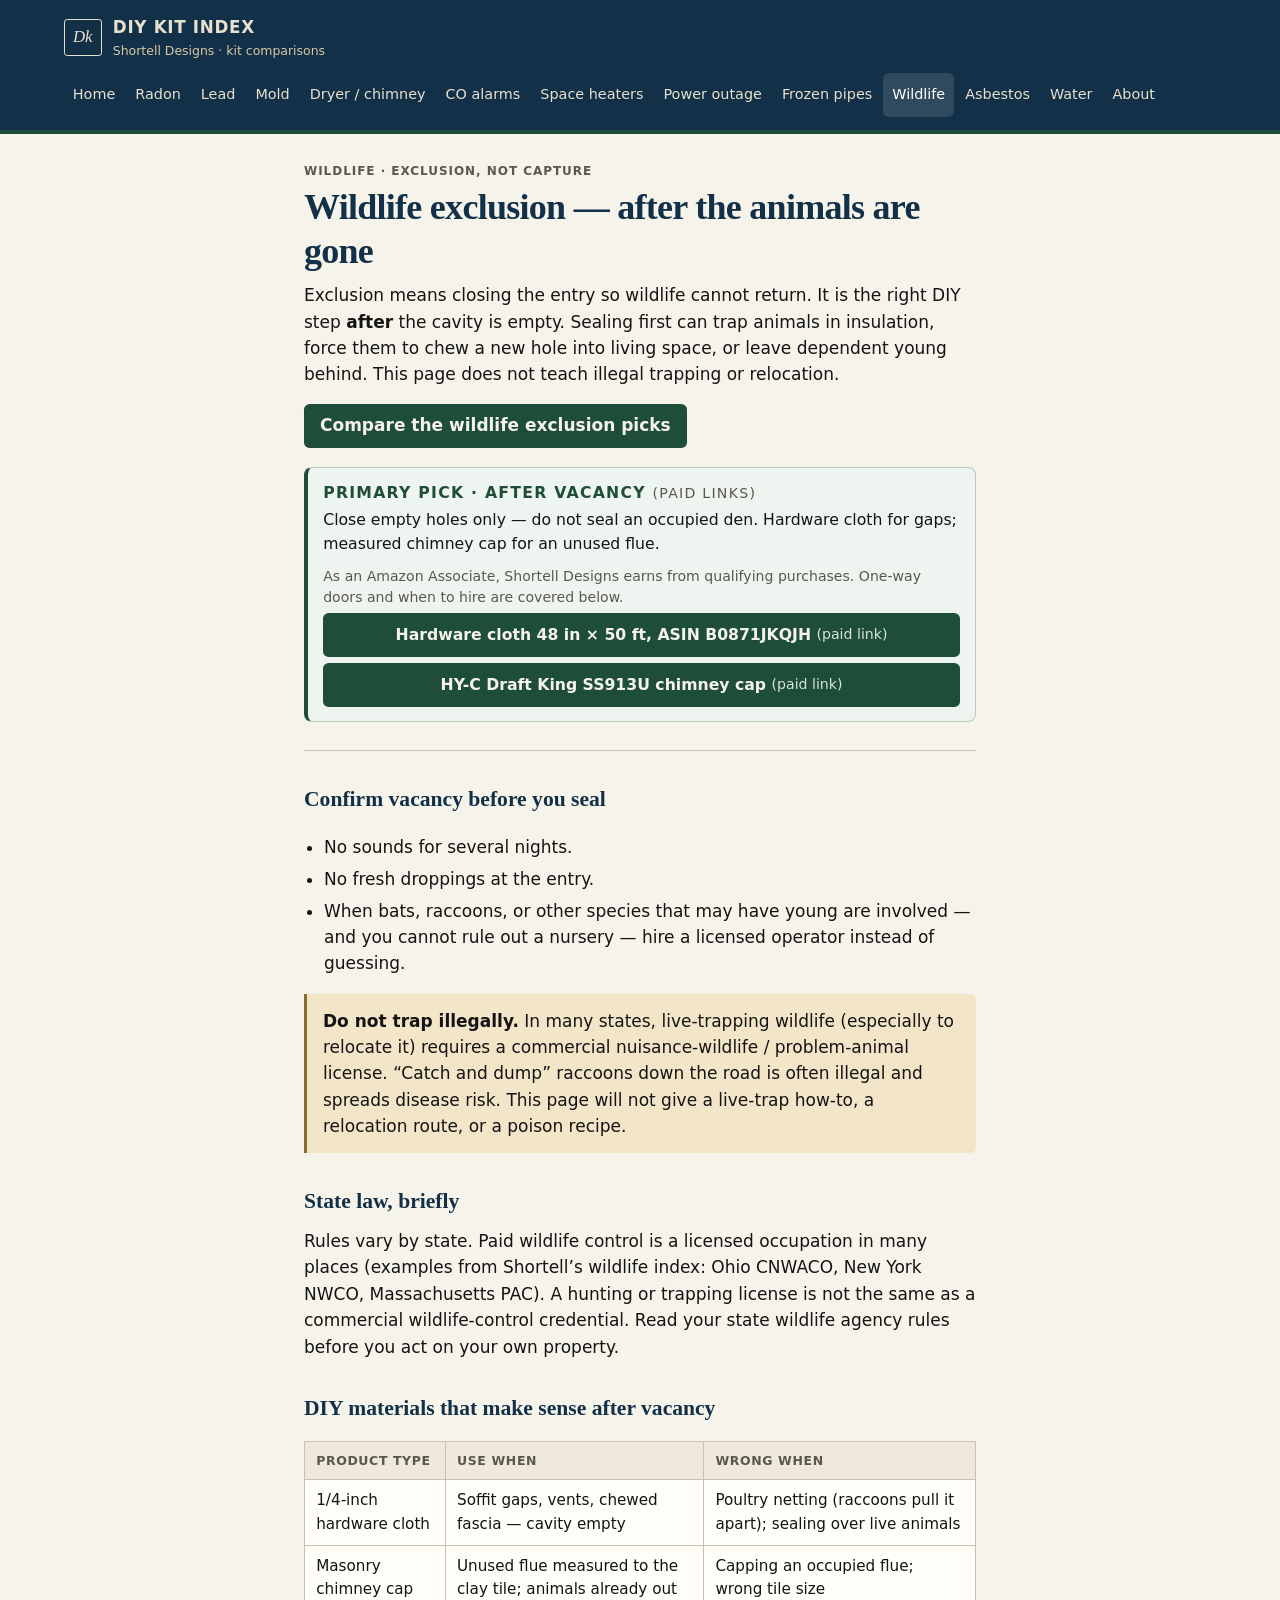
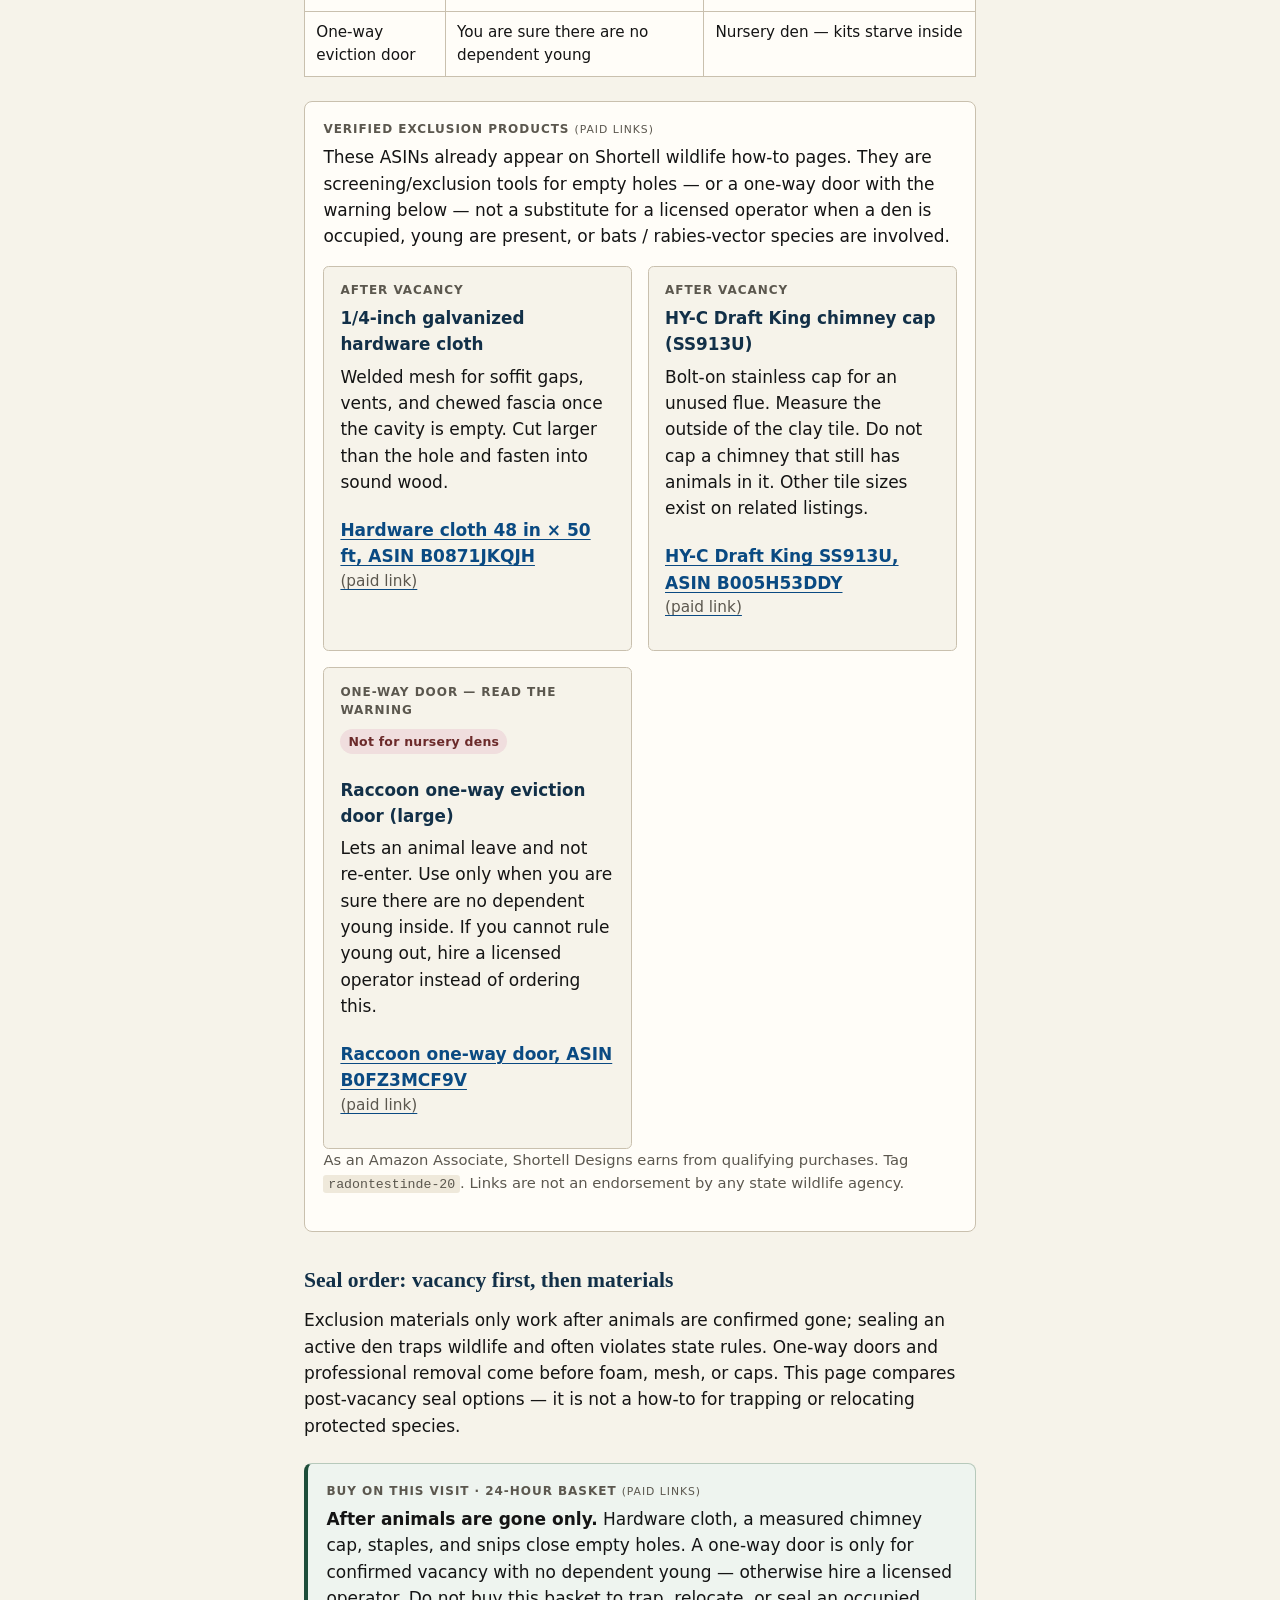
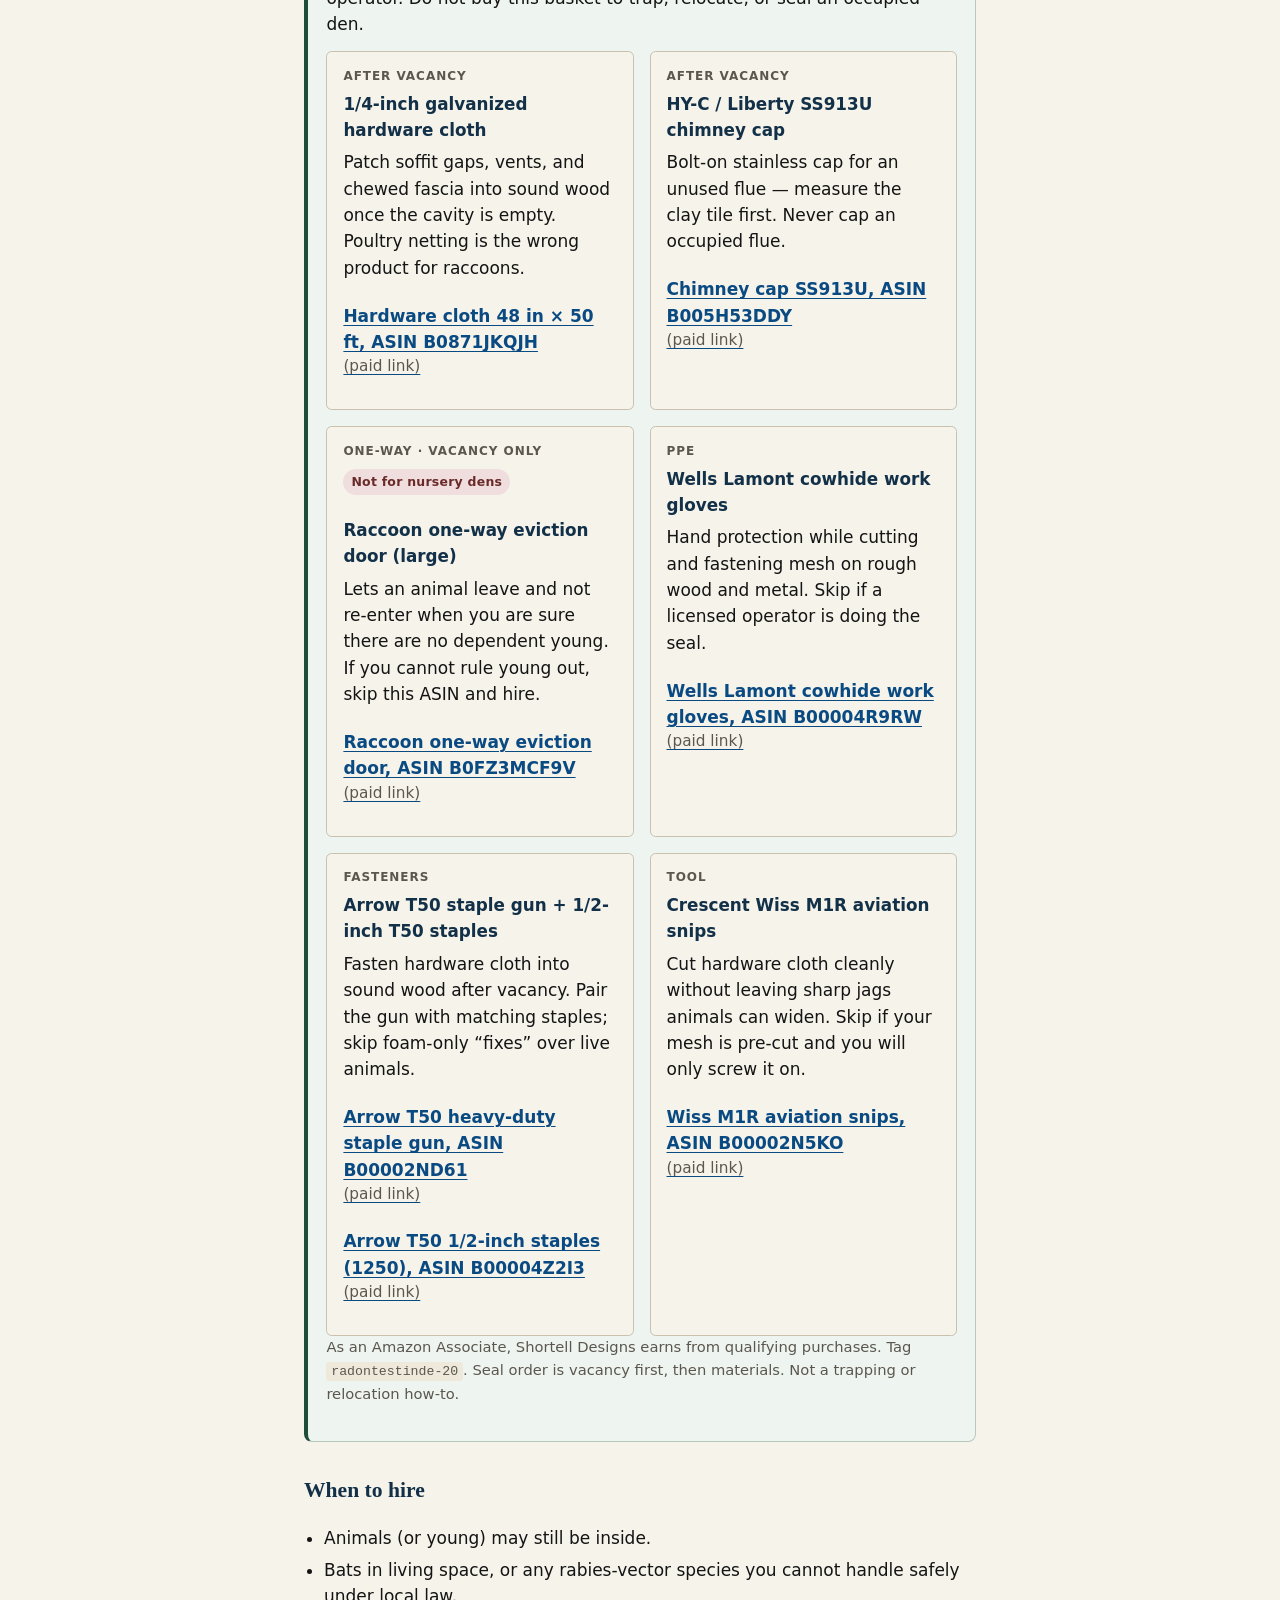
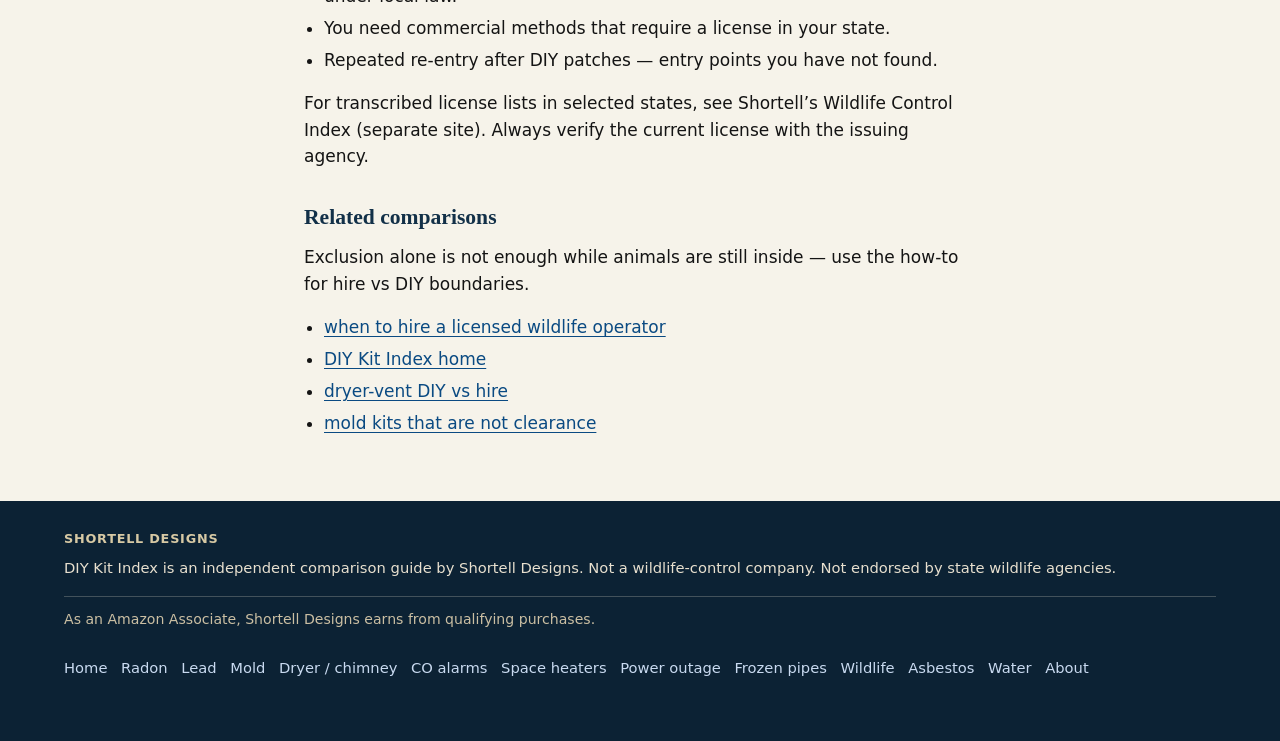
<file: wildlife-exclusion.html>
<!DOCTYPE html>
<html lang="en">
<head>
  <meta charset="utf-8">
  <meta name="viewport" content="width=device-width, initial-scale=1">
  <title>Wildlife Exclusion After Animals Are Gone</title>
  <meta name="description" content="Hardware cloth, chimney caps, and one-way doors only after vacancy. Do not seal occupied dens or nursery young. Not a trapping how-to.">
  <link rel="stylesheet" href="css/style.css">
  <link rel="canonical" href="https://shortelldesigns.github.io/diy-kit-index/wildlife-exclusion.html">
</head>
<body>
  <a class="skip" href="#main">Skip to content</a>
  <header class="site-header">
    <div class="header-inner">
      <a class="brand" href="index.html">
        <span class="brand-mark" aria-hidden="true">Dk</span>
        <span class="brand-text">
          <span class="brand-name">DIY Kit Index</span>
          <span class="brand-sub">Shortell Designs · kit comparisons</span>
        </span>
      </a>
            <nav aria-label="Primary">
        <a href="index.html">Home</a>
        <a href="radon-test-kits.html">Radon</a>
        <a href="lead-paint-test-kits.html">Lead</a>
        <a href="mold-diy-kits.html">Mold</a>
        <a href="dryer-vent-chimney-diy.html">Dryer / chimney</a>
        <a href="carbon-monoxide-alarms.html">CO alarms</a>
        <a href="space-heater-safety.html">Space heaters</a>
        <a href="power-outage-kit.html">Power outage</a>
        <a href="frozen-pipe-kit.html">Frozen pipes</a>
        <a href="wildlife-exclusion.html" aria-current="page">Wildlife</a>
        <a href="asbestos-diy.html">Asbestos</a>
        <a href="water-filter-methods.html">Water</a>
        <a href="about.html">About</a>
      </nav>
    </div>
  </header>
  <main id="main">
    <article class="wrap-prose prose">
      <p class="kicker">Wildlife · exclusion, not capture</p>
      <h1>Wildlife exclusion — after the animals are gone</h1>
      <p>Exclusion means closing the entry so wildlife cannot return. It is the right DIY step <strong>after</strong> the cavity is empty. Sealing first can trap animals in insulation, force them to chew a new hole into living space, or leave dependent young behind. This page does not teach illegal trapping or relocation.</p>

      <p class="fold-cta"><a class="jump" href="#picks">Compare the wildlife exclusion picks</a></p>
      <aside class="primary-pick" id="picks" aria-label="Primary kit pick">
        <p class="kicker">Primary pick · after vacancy <span class="paid">(paid links)</span></p>
        <p>Close empty holes only — do not seal an occupied den. Hardware cloth for gaps; measured chimney cap for an unused flue.</p>
        <p class="pick-note">As an Amazon Associate, Shortell Designs earns from qualifying purchases. One-way doors and when to hire are covered below.</p>
        <ul class="pick-links">
          <li><a rel="sponsored nofollow" class="kit-link" href="https://www.amazon.com/dp/B0871JKQJH/?tag=radontestinde-20">Hardware cloth 48 in × 50 ft, ASIN B0871JKQJH <span class="paid">(paid link)</span></a></li>
          <li><a rel="sponsored nofollow" class="kit-link" href="https://www.amazon.com/dp/B005H53DDY/?tag=radontestinde-20">HY-C Draft King SS913U chimney cap <span class="paid">(paid link)</span></a></li>
        </ul>
      </aside>

      <hr>
      <h2>Confirm vacancy before you seal</h2>
      <ul>
        <li>No sounds for several nights.</li>
        <li>No fresh droppings at the entry.</li>
        <li>When bats, raccoons, or other species that may have young are involved — and you cannot rule out a nursery — hire a licensed operator instead of guessing.</li>
      </ul>
      <div class="note">
        <p><strong>Do not trap illegally.</strong> In many states, live-trapping wildlife (especially to relocate it) requires a commercial nuisance-wildlife / problem-animal license. “Catch and dump” raccoons down the road is often illegal and spreads disease risk. This page will not give a live-trap how-to, a relocation route, or a poison recipe.</p>
      </div>

      <h2>State law, briefly</h2>
      <p>Rules vary by state. Paid wildlife control is a licensed occupation in many places (examples from Shortell’s wildlife index: Ohio CNWACO, New York NWCO, Massachusetts PAC). A hunting or trapping license is not the same as a commercial wildlife-control credential. Read your state wildlife agency rules before you act on your own property.</p>

      <h2>DIY materials that make sense after vacancy</h2>
      <table class="compare">
        <thead>
          <tr>
            <th>Product type</th>
            <th>Use when</th>
            <th>Wrong when</th>
          </tr>
        </thead>
        <tbody>
          <tr>
            <td>1/4-inch hardware cloth</td>
            <td>Soffit gaps, vents, chewed fascia — cavity empty</td>
            <td>Poultry netting (raccoons pull it apart); sealing over live animals</td>
          </tr>
          <tr>
            <td>Masonry chimney cap</td>
            <td>Unused flue measured to the clay tile; animals already out</td>
            <td>Capping an occupied flue; wrong tile size</td>
          </tr>
          <tr>
            <td>One-way eviction door</td>
            <td>You are sure there are no dependent young</td>
            <td>Nursery den — kits starve inside</td>
          </tr>
        </tbody>
      </table>

      <div class="kit-block">
        <p class="kicker">Verified exclusion products <span class="paid">(paid links)</span></p>
        <p class="kit-lead">These ASINs already appear on Shortell wildlife how-to pages. They are screening/exclusion tools for empty holes — or a one-way door with the warning below — not a substitute for a licensed operator when a den is occupied, young are present, or bats / rabies-vector species are involved.</p>
        <div class="kits">
          <article class="kit">
            <p class="kicker">After vacancy</p>
            <h3>1/4-inch galvanized hardware cloth</h3>
            <p>Welded mesh for soffit gaps, vents, and chewed fascia once the cavity is empty. Cut larger than the hole and fasten into sound wood.</p>
            <p><a rel="sponsored nofollow" class="kit-link" href="https://www.amazon.com/dp/B0871JKQJH/?tag=radontestinde-20">Hardware cloth 48 in × 50 ft, ASIN B0871JKQJH <span class="paid">(paid link)</span></a></p>
          </article>
          <article class="kit">
            <p class="kicker">After vacancy</p>
            <h3>HY-C Draft King chimney cap (SS913U)</h3>
            <p>Bolt-on stainless cap for an unused flue. Measure the outside of the clay tile. Do not cap a chimney that still has animals in it. Other tile sizes exist on related listings.</p>
            <p><a rel="sponsored nofollow" class="kit-link" href="https://www.amazon.com/dp/B005H53DDY/?tag=radontestinde-20">HY-C Draft King SS913U, ASIN B005H53DDY <span class="paid">(paid link)</span></a></p>
          </article>
          <article class="kit">
            <p class="kicker">One-way door — read the warning</p>
            <p><span class="rec rec-warn">Not for nursery dens</span></p>
            <h3>Raccoon one-way eviction door (large)</h3>
            <p>Lets an animal leave and not re-enter. Use only when you are sure there are no dependent young inside. If you cannot rule young out, hire a licensed operator instead of ordering this.</p>
            <p><a rel="sponsored nofollow" class="kit-link" href="https://www.amazon.com/dp/B0FZ3MCF9V/?tag=radontestinde-20">Raccoon one-way door, ASIN B0FZ3MCF9V <span class="paid">(paid link)</span></a></p>
          </article>
        </div>
        <p class="meta">As an Amazon Associate, Shortell Designs earns from qualifying purchases. Tag <code>radontestinde-20</code>. Links are not an endorsement by any state wildlife agency.</p>
      </div>


      <h2>Seal order: vacancy first, then materials</h2>
      <p>Exclusion materials only work after animals are confirmed gone; sealing an active den traps wildlife and often violates state rules. One-way doors and professional removal come before foam, mesh, or caps. This page compares post-vacancy seal options — it is not a how-to for trapping or relocating protected species.</p>


      <div class="kit-block basket-block" id="buy-on-this-visit">
        <p class="kicker">Buy on this visit · 24-hour basket <span class="paid">(paid links)</span></p>
        <p class="kit-lead"><strong>After animals are gone only.</strong> Hardware cloth, a measured chimney cap, staples, and snips close empty holes. A one-way door is only for confirmed vacancy with no dependent young — otherwise hire a licensed operator. Do not buy this basket to trap, relocate, or seal an occupied den.</p>
        <div class="kits">
          <article class="kit">
            <p class="kicker">After vacancy</p>
            <h3>1/4-inch galvanized hardware cloth</h3>
            <p>Patch soffit gaps, vents, and chewed fascia into sound wood once the cavity is empty. Poultry netting is the wrong product for raccoons.</p>
            <p><a rel="sponsored nofollow" class="kit-link" href="https://www.amazon.com/dp/B0871JKQJH/?tag=radontestinde-20">Hardware cloth 48 in × 50 ft, ASIN B0871JKQJH <span class="paid">(paid link)</span></a></p>
          </article>
          <article class="kit">
            <p class="kicker">After vacancy</p>
            <h3>HY-C / Liberty SS913U chimney cap</h3>
            <p>Bolt-on stainless cap for an unused flue — measure the clay tile first. Never cap an occupied flue.</p>
            <p><a rel="sponsored nofollow" class="kit-link" href="https://www.amazon.com/dp/B005H53DDY/?tag=radontestinde-20">Chimney cap SS913U, ASIN B005H53DDY <span class="paid">(paid link)</span></a></p>
          </article>
          <article class="kit">
            <p class="kicker">One-way · vacancy only</p>
            <p><span class="rec rec-warn">Not for nursery dens</span></p>
            <h3>Raccoon one-way eviction door (large)</h3>
            <p>Lets an animal leave and not re-enter when you are sure there are no dependent young. If you cannot rule young out, skip this ASIN and hire.</p>
            <p><a rel="sponsored nofollow" class="kit-link" href="https://www.amazon.com/dp/B0FZ3MCF9V/?tag=radontestinde-20">Raccoon one-way eviction door, ASIN B0FZ3MCF9V <span class="paid">(paid link)</span></a></p>
          </article>
          <article class="kit">
            <p class="kicker">PPE</p>
            <h3>Wells Lamont cowhide work gloves</h3>
            <p>Hand protection while cutting and fastening mesh on rough wood and metal. Skip if a licensed operator is doing the seal.</p>
            <p><a rel="sponsored nofollow" class="kit-link" href="https://www.amazon.com/dp/B00004R9RW/?tag=radontestinde-20">Wells Lamont cowhide work gloves, ASIN B00004R9RW <span class="paid">(paid link)</span></a></p>
          </article>
          <article class="kit">
            <p class="kicker">Fasteners</p>
            <h3>Arrow T50 staple gun + 1/2-inch T50 staples</h3>
            <p>Fasten hardware cloth into sound wood after vacancy. Pair the gun with matching staples; skip foam-only “fixes” over live animals.</p>
            <p><a rel="sponsored nofollow" class="kit-link" href="https://www.amazon.com/dp/B00002ND61/?tag=radontestinde-20">Arrow T50 heavy-duty staple gun, ASIN B00002ND61 <span class="paid">(paid link)</span></a></p>
            <p><a rel="sponsored nofollow" class="kit-link" href="https://www.amazon.com/dp/B00004Z2I3/?tag=radontestinde-20">Arrow T50 1/2-inch staples (1250), ASIN B00004Z2I3 <span class="paid">(paid link)</span></a></p>
          </article>
          <article class="kit">
            <p class="kicker">Tool</p>
            <h3>Crescent Wiss M1R aviation snips</h3>
            <p>Cut hardware cloth cleanly without leaving sharp jags animals can widen. Skip if your mesh is pre-cut and you will only screw it on.</p>
            <p><a rel="sponsored nofollow" class="kit-link" href="https://www.amazon.com/dp/B00002N5KO/?tag=radontestinde-20">Wiss M1R aviation snips, ASIN B00002N5KO <span class="paid">(paid link)</span></a></p>
          </article>
        </div>
        <p class="meta">As an Amazon Associate, Shortell Designs earns from qualifying purchases. Tag <code>radontestinde-20</code>. Seal order is vacancy first, then materials. Not a trapping or relocation how-to.</p>
      </div>

      <h2>When to hire</h2>
      <ul>
        <li>Animals (or young) may still be inside.</li>
        <li>Bats in living space, or any rabies-vector species you cannot handle safely under local law.</li>
        <li>You need commercial methods that require a license in your state.</li>
        <li>Repeated re-entry after DIY patches — entry points you have not found.</li>
      </ul>
      <p>For transcribed license lists in selected states, see Shortell’s Wildlife Control Index (separate site). Always verify the current license with the issuing agency.</p>
      <h2>Related comparisons</h2>
      <p>Exclusion alone is not enough while animals are still inside — use the how-to for hire vs DIY boundaries.</p>
      <ul>
        <li><a href="https://shortelldesigns.github.io/wildlife-control-index/how-to.html">when to hire a licensed wildlife operator</a></li>
        <li><a href="index.html">DIY Kit Index home</a></li>
        <li><a href="dryer-vent-chimney-diy.html">dryer-vent DIY vs hire</a></li>
        <li><a href="mold-diy-kits.html">mold kits that are not clearance</a></li>
      </ul>
    </article>
  </main>
  <footer class="site-footer">
    <div class="wrap">
      <p class="byline">Shortell Designs</p>
      <p>DIY Kit Index is an independent comparison guide by Shortell Designs. Not a wildlife-control company. Not endorsed by state wildlife agencies.</p>
      <p class="assoc">As an Amazon Associate, Shortell Designs earns from qualifying purchases.</p>
            <p class="foot-nav">
        <a href="index.html">Home</a>
        <a href="radon-test-kits.html">Radon</a>
        <a href="lead-paint-test-kits.html">Lead</a>
        <a href="mold-diy-kits.html">Mold</a>
        <a href="dryer-vent-chimney-diy.html">Dryer / chimney</a>
        <a href="carbon-monoxide-alarms.html">CO alarms</a>
        <a href="space-heater-safety.html">Space heaters</a>
        <a href="power-outage-kit.html">Power outage</a>
        <a href="frozen-pipe-kit.html">Frozen pipes</a>
        <a href="wildlife-exclusion.html">Wildlife</a>
        <a href="asbestos-diy.html">Asbestos</a>
        <a href="water-filter-methods.html">Water</a>
        <a href="about.html">About</a>
      </p>
    </div>
  </footer>
</body>
</html>
</file>
<file: css/style.css>
/* DIY Kit Index — Shortell Designs. Navy/cream, mobile-first. No tracking. */
:root {
  --ink: #141414;
  --ink-soft: #2a2a2a;
  --muted: #5b574e;
  --paper: #f6f3ea;
  --paper-2: #fffdf8;
  --rule: #c9c0ae;
  --navy: #123048;
  --navy-2: #0c2234;
  --link: #0a4a82;
  --link-hover: #08355e;
  --cream: #e8e0cf;
  --sage: #e4eee8;
  --forest: #1e4d3a;
  --note: #f3e6c8;
  --note-edge: #8a6d32;
  --rec-yes-bg: #dce9e1;
  --rec-no-bg: #f3e6c8;
  --focus: #c45c00;
  --max: 72rem;
  --prose: 42rem;
  --radius: 0.35rem;
}

*, *::before, *::after { box-sizing: border-box; }

html { scroll-behavior: smooth; }

body {
  margin: 0;
  background: var(--paper);
  color: var(--ink);
  font-family: "Source Sans 3", "Segoe UI", system-ui, -apple-system, sans-serif;
  font-size: 1.0625rem;
  line-height: 1.55;
}

.skip {
  position: absolute;
  left: 0.75rem;
  top: -3rem;
  background: var(--navy);
  color: #fff;
  padding: 0.4rem 0.7rem;
  z-index: 20;
}
.skip:focus { top: 0.75rem; }

a { color: var(--link); text-underline-offset: 0.15em; }
a:hover { color: var(--link-hover); }
a:focus-visible, button:focus-visible {
  outline: 2px solid var(--focus);
  outline-offset: 2px;
}

.wrap { width: min(100% - 2rem, var(--max)); margin-inline: auto; }
.wrap-prose { width: min(100% - 2rem, var(--prose)); margin-inline: auto; }

/* Header */
.site-header {
  background: var(--navy);
  color: var(--cream);
  border-bottom: 4px solid var(--forest);
}
.header-inner {
  width: min(100% - 2rem, var(--max));
  margin-inline: auto;
  padding: 0.9rem 0 0.85rem;
  display: flex;
  flex-wrap: wrap;
  gap: 0.75rem 1.5rem;
  align-items: center;
  justify-content: space-between;
}
.brand {
  display: flex;
  gap: 0.7rem;
  align-items: center;
  text-decoration: none;
  color: inherit;
}
.brand-mark {
  flex: none;
  width: 2.35rem;
  height: 2.35rem;
  display: grid;
  place-items: center;
  border: 1.5px solid var(--cream);
  border-radius: 0.2rem;
  color: var(--cream);
  font-family: Georgia, "Iowan Old Style", Palatino, serif;
  font-style: italic;
  font-size: 1.05rem;
  line-height: 1;
}
.brand-text { display: flex; flex-direction: column; gap: 0.05rem; }
.brand-name {
  font-weight: 700;
  letter-spacing: 0.04em;
  font-size: 1.05rem;
  text-transform: uppercase;
}
.brand-sub { font-size: 0.78rem; color: #d7c9a4; }

nav.primary,
.header-inner nav,
nav[aria-label="Primary"] {
  display: flex;
  flex-wrap: wrap;
  gap: 0.15rem;
  width: 100%;
  max-width: 100%;
  margin-left: 0;
  box-sizing: border-box;
  overflow-x: auto;
}
nav.primary {
  background: var(--navy-2);
  margin-bottom: -0.85rem;
  padding: 0.35rem 1rem;
}
nav a {
  text-decoration: none;
  color: var(--cream);
  padding: 0.3rem 0.55rem;
  border-radius: var(--radius);
  font-size: 0.9rem;
}
nav a:hover,
nav a[aria-current="page"] {
  background: rgba(255, 253, 248, 0.12);
  color: #fff;
}

/* Main */
main { padding: 1.75rem 0 3rem; }
h1 {
  font-family: Georgia, "Iowan Old Style", Palatino, serif;
  font-weight: 600;
  font-size: clamp(1.65rem, 3.5vw, 2.25rem);
  line-height: 1.2;
  margin: 0 0 0.6rem;
  letter-spacing: -0.02em;
  color: var(--navy);
}
h2 {
  font-family: Georgia, "Iowan Old Style", Palatino, serif;
  font-weight: 600;
  font-size: 1.35rem;
  margin: 2rem 0 0.6rem;
  color: var(--navy);
}
h3 { font-size: 1.05rem; margin: 1.4rem 0 0.4rem; }
p { margin: 0 0 1rem; }
.lede {
  font-size: 1.12rem;
  color: var(--muted);
  max-width: 40rem;
}
.kicker {
  font-size: 0.75rem;
  letter-spacing: 0.08em;
  text-transform: uppercase;
  color: var(--muted);
  font-weight: 600;
  margin: 0 0 0.35rem;
}
.meta { color: var(--muted); font-size: 0.92rem; }
hr {
  border: 0;
  border-top: 1px solid var(--rule);
  margin: 1.75rem 0;
}

/* Cards / grid */
.grid {
  display: grid;
  gap: 1rem;
  margin: 1.5rem 0;
}
@media (min-width: 640px) {
  .grid.two { grid-template-columns: 1fr 1fr; }
  .grid.topics { grid-template-columns: repeat(2, 1fr); }
}
@media (min-width: 960px) {
  .grid.topics { grid-template-columns: repeat(3, 1fr); }
}
.card {
  background: var(--paper-2);
  border: 1px solid var(--rule);
  border-radius: 0.5rem;
  padding: 1.1rem 1.15rem 1.2rem;
  text-decoration: none;
  color: inherit;
  display: block;
}
a.card:hover { border-color: var(--navy); }
.card h2, .card h3 { margin-top: 0; color: var(--navy); }
.card p:last-child { margin-bottom: 0; }

.disclosure {
  background: var(--note);
  border: 1px solid #d4c49a;
  border-radius: var(--radius);
  padding: 0.85rem 1rem;
  margin: 1.25rem 0;
  font-size: 0.95rem;
}
.disclosure p:last-child { margin-bottom: 0; }

.note {
  background: var(--note);
  border-left: 3px solid var(--note-edge);
  padding: 0.85rem 1rem;
  margin: 1.1rem 0 1.4rem;
  border-radius: 0 0.35rem 0.35rem 0;
}
.note p:last-child { margin-bottom: 0; }

.paths {
  margin: 1.5rem 0;
  display: grid;
  gap: 0.75rem;
}
.paths-label {
  font-size: 0.75rem;
  letter-spacing: 0.08em;
  text-transform: uppercase;
  color: var(--muted);
  font-weight: 600;
  margin: 0;
}
.path {
  display: block;
  background: var(--paper-2);
  border: 1px solid var(--rule);
  border-radius: 0.5rem;
  padding: 1rem 1.1rem;
  text-decoration: none;
  color: inherit;
}
.path:hover { border-color: var(--navy); }
.path strong { display: block; color: var(--navy); margin-bottom: 0.25rem; }
.path span { color: var(--muted); font-size: 0.95rem; }

/* Kit blocks */
.kit-block {
  background: var(--paper-2);
  border: 1px solid var(--rule);
  border-radius: 0.5rem;
  padding: 1.1rem 1.15rem 1.25rem;
  margin: 1.5rem 0;
}
.kit-lead { margin-bottom: 1rem; }
.kits {
  display: grid;
  gap: 1rem;
}
@media (min-width: 640px) {
  .kits { grid-template-columns: 1fr 1fr; }
}
.kit {
  background: var(--paper);
  border: 1px solid var(--rule);
  border-radius: var(--radius);
  padding: 0.9rem 1rem;
}
.kit h3 { margin-top: 0.35rem; color: var(--navy); }
.kit-link {
  display: inline-block;
  margin-top: 0.35rem;
  font-weight: 600;
}
.paid { font-weight: 500; color: var(--muted); font-size: 0.9em; }
.rec {
  display: inline-block;
  font-size: 0.78rem;
  font-weight: 600;
  letter-spacing: 0.02em;
  padding: 0.2rem 0.5rem;
  border-radius: 999px;
  margin: 0.2rem 0 0.4rem;
}
.rec-yes { background: var(--rec-yes-bg); color: var(--forest); }
.rec-no { background: var(--rec-no-bg); color: var(--note-edge); }
/* Designer pack 2026-11-01: "Not EPA-recognized" / "Not a clearance" pills were 3.93:1 (#8a6d32 on #f3e6c8); darker same hue = 5.68:1 (AA) */
.rec-no { color: #6e5524; }
.rec-warn { background: #f0dede; color: #6b2a2a; }

/* 24-hour buy basket */
.basket-block {
  background: #eef4ef;
  border: 1px solid #b7c9bb;
  border-left: 4px solid var(--forest);
  border-radius: 0.5rem;
  padding: 1.1rem 1.15rem 1.25rem;
  margin: 1.5rem 0;
}
.basket-block .kit-lead { margin-bottom: 0.85rem; }
.basket-block .kits { margin-top: 0.5rem; }
.bridge-tax {
  background: var(--paper-2);
  border: 1px solid var(--rule);
  border-radius: var(--radius);
  padding: 0.9rem 1rem;
  margin: 1.25rem 0;
}
.bridge-tax p:last-child { margin-bottom: 0; }


.compare {
  width: 100%;
  max-width: 100%;
  display: block;
  overflow-x: auto;
  -webkit-overflow-scrolling: touch;
  border-collapse: collapse;
  font-size: 0.95rem;
  margin: 1rem 0 1.5rem;
  background: var(--paper-2);
}
.compare th, .compare td {
  border: 1px solid var(--rule);
  padding: 0.55rem 0.7rem;
  text-align: left;
  vertical-align: top;
}
.compare th {
  background: #efe9db;
  font-size: 0.78rem;
  letter-spacing: 0.05em;
  text-transform: uppercase;
  color: var(--muted);
}

ul, ol { padding-left: 1.25rem; }
li { margin-bottom: 0.35rem; }

/* Footer */
.site-footer {
  background: var(--navy-2);
  color: #e8e0cf;
  padding: 1.75rem 0 2.25rem;
  font-size: 0.92rem;
}
.site-footer a { color: #c9daf0; }
.site-footer a:hover { color: #fff; }
.site-footer .byline {
  font-weight: 700;
  letter-spacing: 0.06em;
  text-transform: uppercase;
  font-size: 0.8rem;
  color: #d7c9a4;
  margin-bottom: 0.5rem;
}
.site-footer .foot-nav {
  display: flex;
  flex-wrap: wrap;
  gap: 0.35rem 0.85rem;
  margin-top: 1rem;
}
.site-footer .foot-nav a { text-decoration: none; }
.assoc {
  margin-top: 0.75rem;
  padding-top: 0.75rem;
  border-top: 1px solid rgba(232, 224, 207, 0.25);
  font-size: 0.88rem;
  color: #cbbfa3;
}

code {
  font-size: 0.9em;
  background: #efe9db;
  padding: 0.1rem 0.3rem;
  border-radius: 0.2rem;
}

.prose img { max-width: 100%; height: auto; }

/* Above-the-fold primary kit offer (mobile-first) */
.primary-pick {
  background: #eef4ef;
  border: 1px solid #b7c9bb;
  border-left: 4px solid var(--forest);
  border-radius: 0.5rem;
  padding: 0.8rem 0.95rem 0.9rem;
  margin: 0.75rem 0 1.15rem;
}
.primary-pick > .kicker {
  margin: 0 0 0.2rem;
  color: var(--forest);
}
.primary-pick > p {
  margin: 0 0 0.45rem;
  font-size: 0.98rem;
}
.primary-pick .pick-links {
  list-style: none;
  padding: 0;
  margin: 0.25rem 0 0;
  display: grid;
  gap: 0.35rem;
}
.primary-pick .pick-links li { margin: 0; }
.primary-pick .kit-link {
  margin-top: 0;
  font-size: 0.98rem;
}
.primary-pick .pick-note {
  margin: 0.55rem 0 0;
  font-size: 0.88rem;
  color: var(--muted);
}

/* Forest full-width primary-pick CTAs (C01 fold / Designer notes) */
.primary-pick .kit-link {
  display: flex;
  align-items: center;
  justify-content: center;
  width: 100%;
  min-height: 2.75rem;
  padding: 0.55rem 0.85rem;
  box-sizing: border-box;
  background: var(--forest);
  color: #f6f3ea !important;
  text-decoration: none;
  font-weight: 700;
  border-radius: var(--radius);
  text-align: center;
  line-height: 1.25;
}
.primary-pick .kit-link:hover,
.primary-pick .kit-link:focus {
  background: var(--navy);
  color: #f6f3ea !important;
}
.primary-pick .kit-link .paid { color: #d7e5db; font-weight: 500; }
.primary-pick .pick-micro {
  margin: 0.35rem 0 0.5rem;
  font-size: 0.88rem;
  color: var(--muted);
}

/* Sunday 2026-10-18 fold pack (Designer): 44px nav taps; "(paid link)" wraps cleanly */
nav a {
  min-height: 2.75rem;
  display: inline-flex;
  align-items: center;
}
.primary-pick .kit-link {
  flex-wrap: wrap;
  column-gap: 0.35em;
}

/* Designer pack 2026-10-23: 44px taps for footer nav + Sun Radon kit-link */
.site-footer .foot-nav a { display: inline-flex; align-items: center; min-height: 2.75rem; }
.kit-link { min-height: 2.75rem; display: inline-flex; align-items: center; flex-wrap: wrap; column-gap: .35em; }

/* Designer pack 2026-10-26: CO alarms fold jump to the six picks */
.fold-cta { margin: 0.9rem 0 1.2rem; }
.fold-cta .jump { display: inline-flex; align-items: center; justify-content: center; min-height: 2.75rem; padding: 0.55rem 1rem; background: var(--forest); color: #f6f3ea; font-weight: 700; text-decoration: none; border-radius: var(--radius); line-height: 1.25; }
.fold-cta .jump:hover, .fold-cta .jump:focus { background: var(--navy); color: #f6f3ea; }
@media (max-width: 39.99rem) { .fold-cta .jump { display: flex; width: 100%; } }
#picks { scroll-margin-top: 1rem; }
/* 44px tap target on topic-title links (Designer 2026-11-10) */
.grid.topics .card h3 a { display: block; padding: 0.6rem 0; min-height: 2.75rem; box-sizing: border-box; }

/* Designer iOS-664 fold pack 2026-11-10 */
@media (max-width: 430px) {
  .header-inner { padding: 0.55rem 0 0.5rem; gap: 0.4rem 1rem; }
  h1 { font-size: 1.4rem; margin-bottom: 0.4rem; }
  .meta { margin-bottom: 0.55rem; }
  .paths { margin-top: 0.35rem; }
  .fold-cta { margin: 0.5rem 0 0.8rem; }
}
</file>
